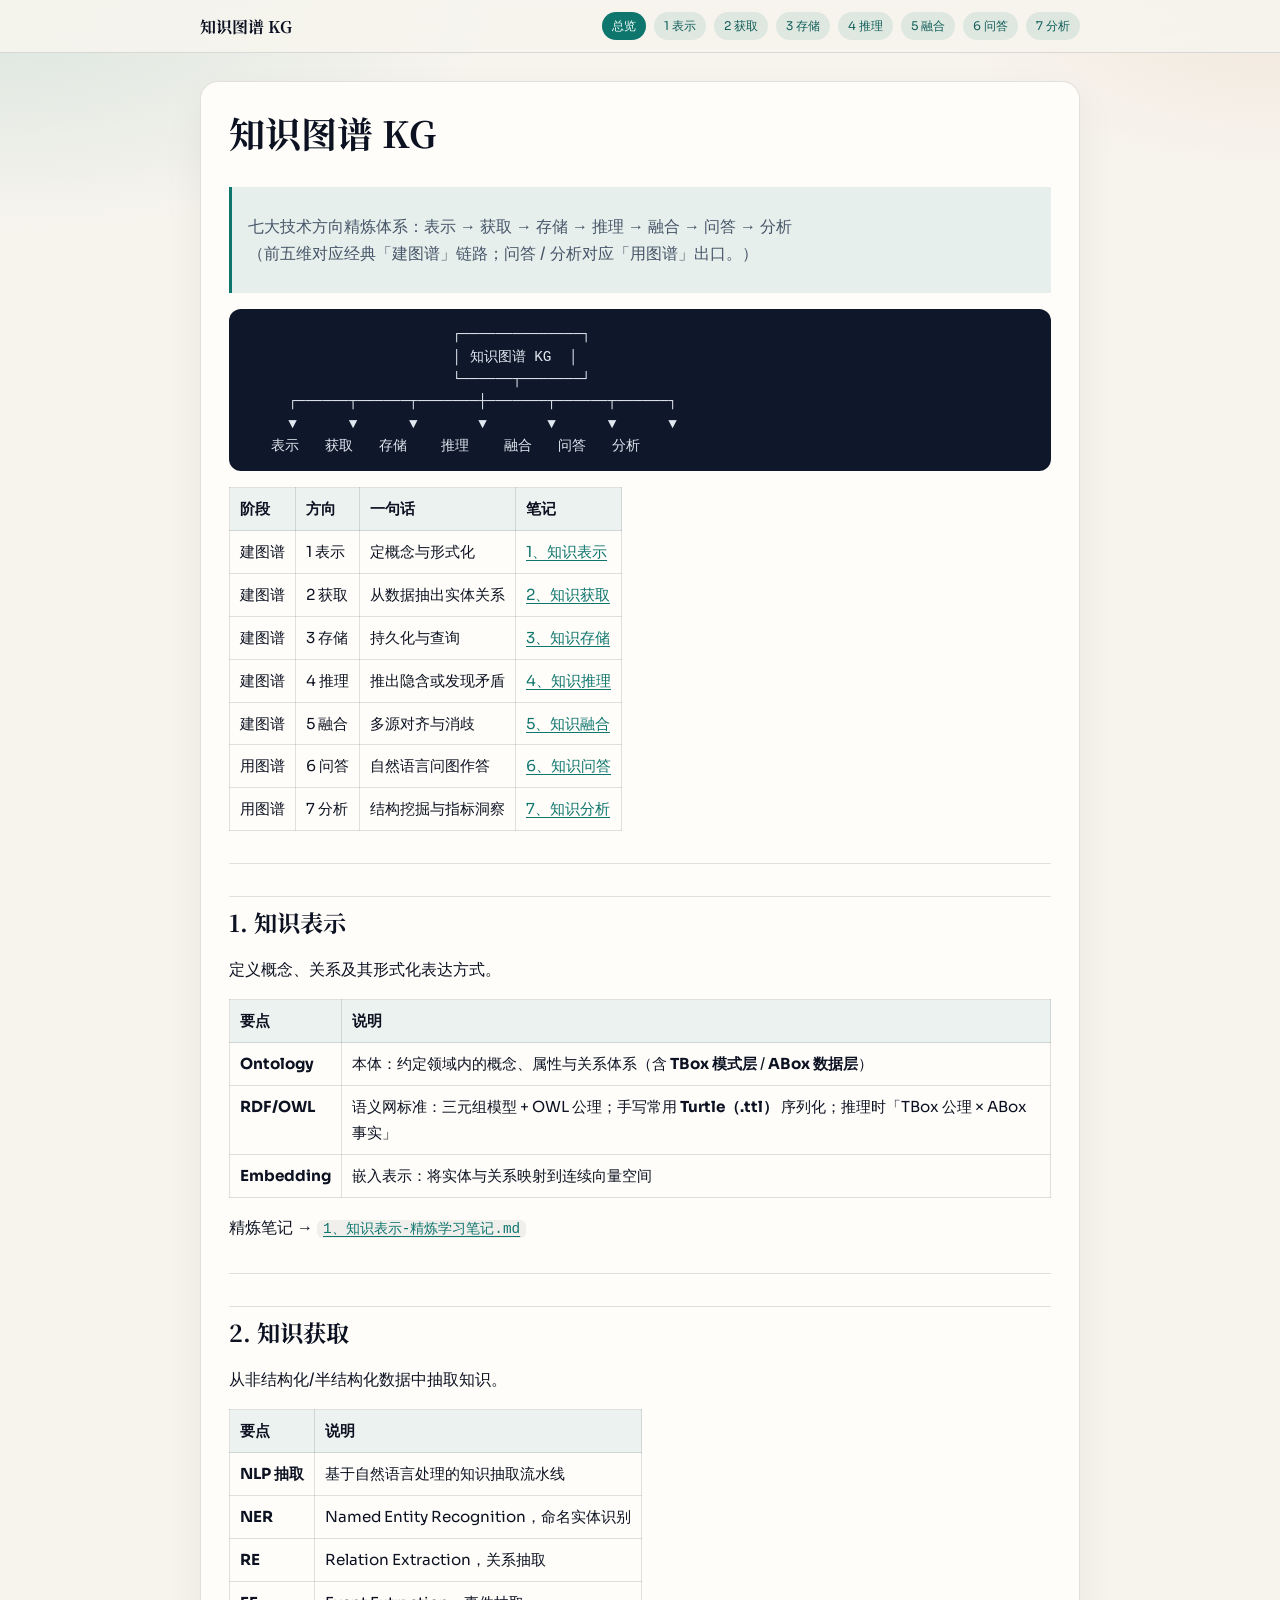
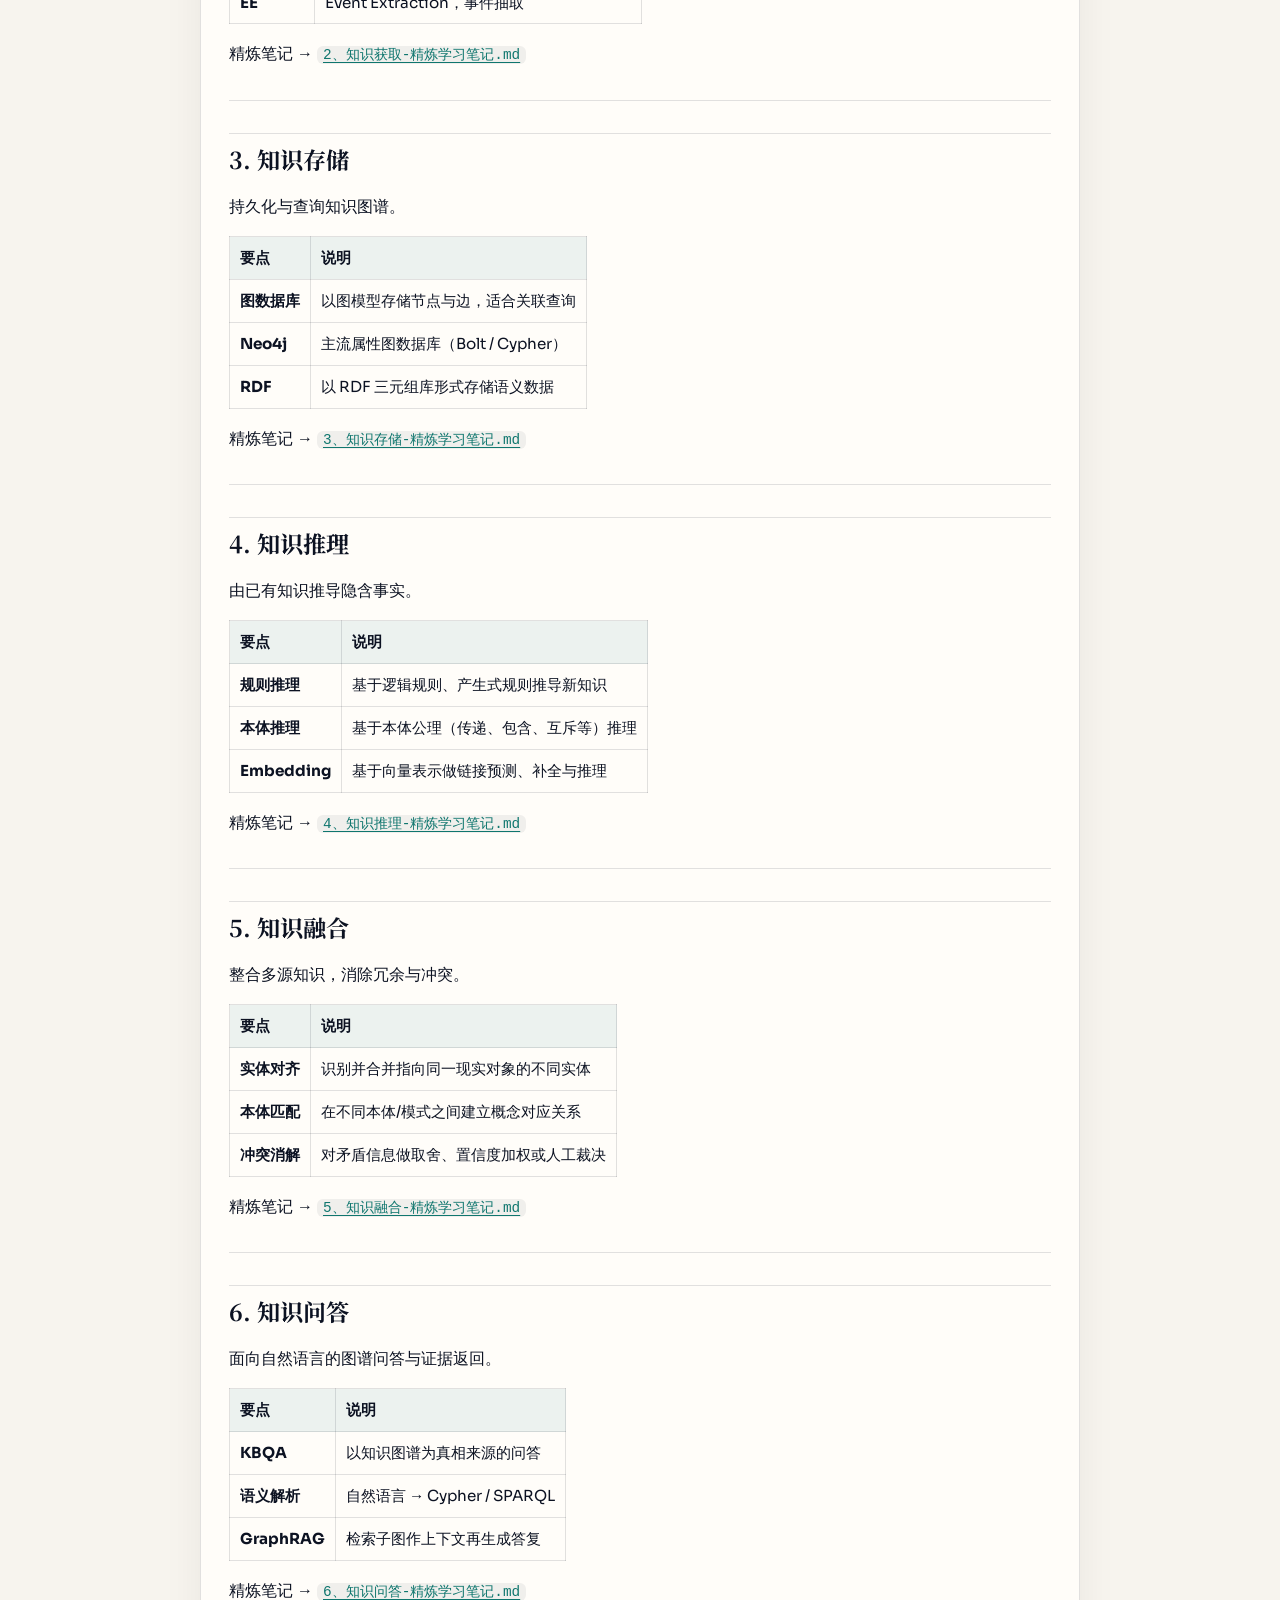
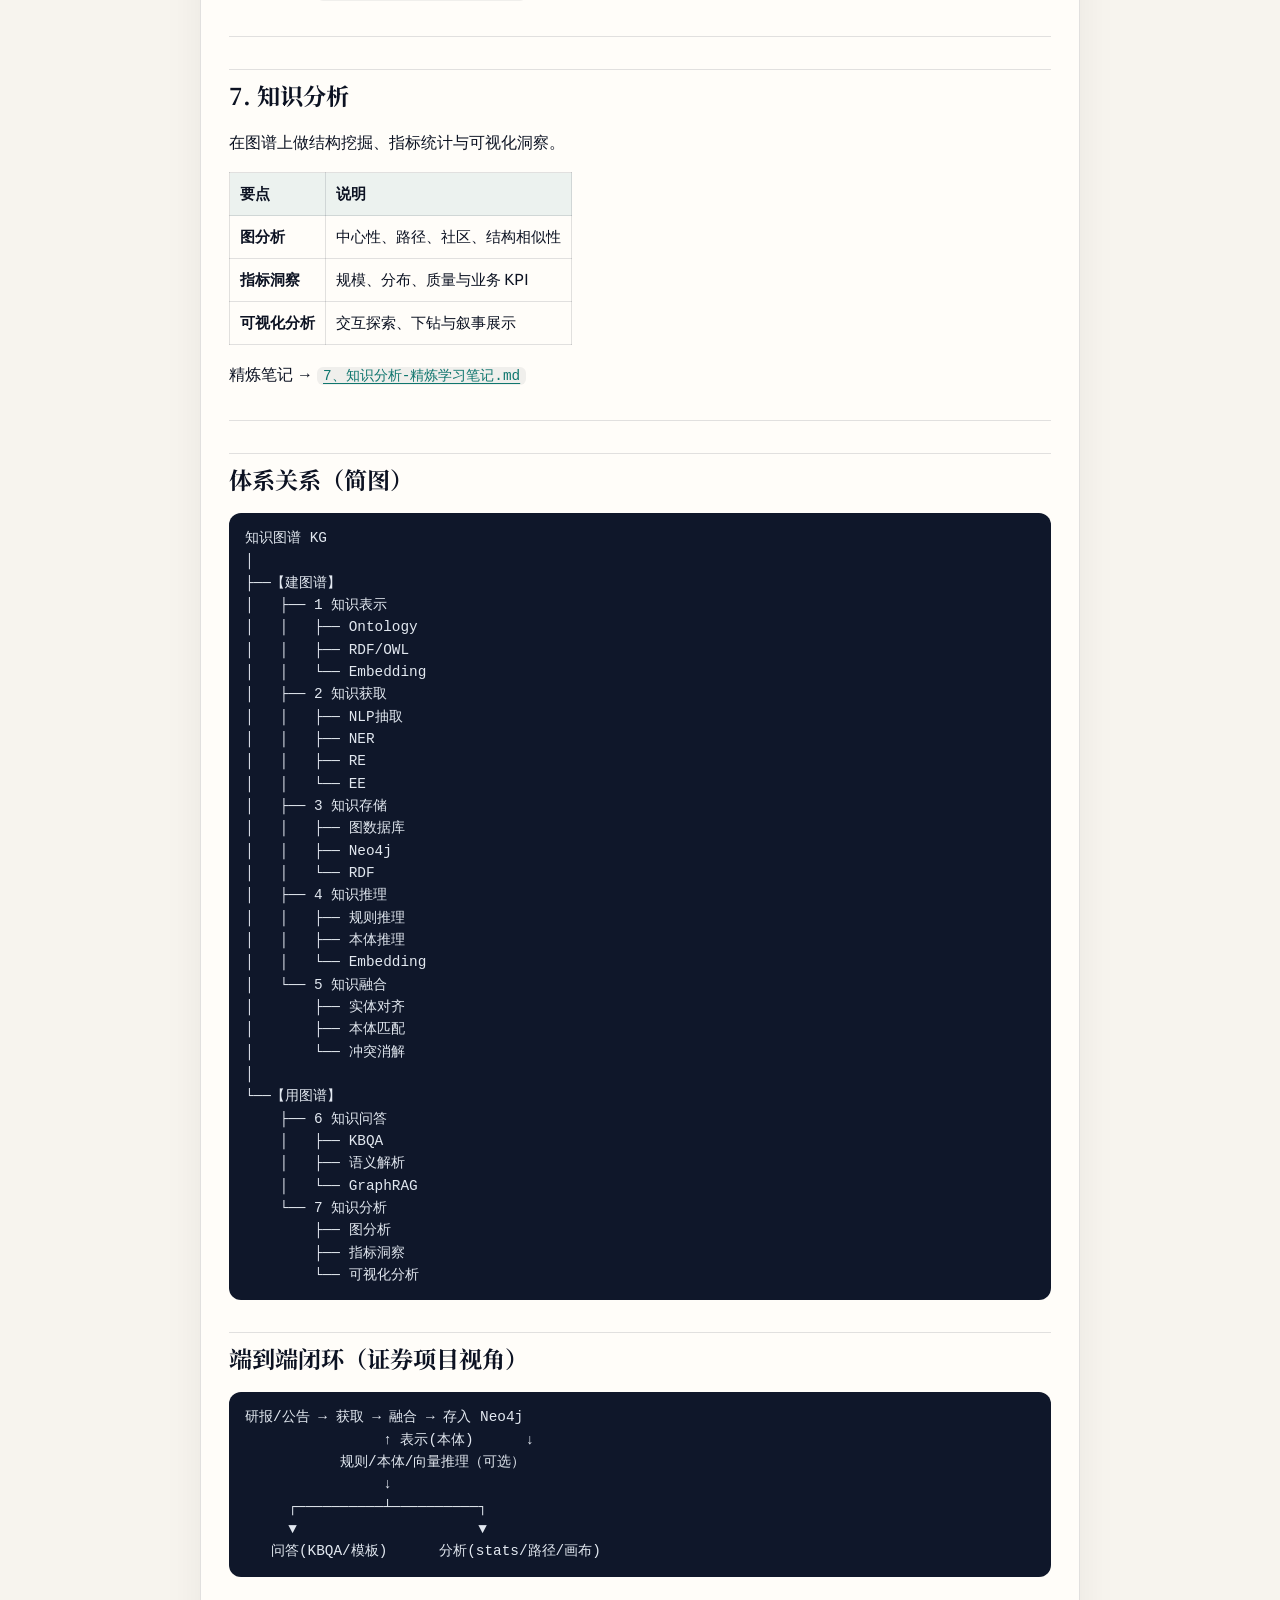
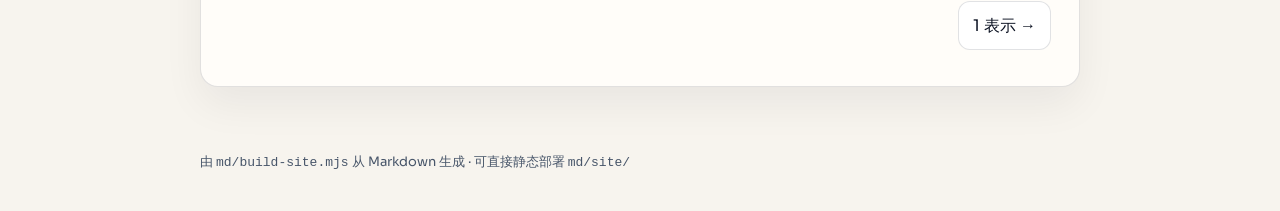
<file: docs/index.html>
<!DOCTYPE html>
<html lang="zh-CN">
<head>
  <meta charset="UTF-8" />
  <meta name="viewport" content="width=device-width, initial-scale=1.0" />
  <title>知识图谱 · 七大技术方向 · 证券知识图谱</title>
  <link rel="preconnect" href="https://fonts.googleapis.com" />
  <link rel="preconnect" href="https://fonts.gstatic.com" crossorigin />
  <link href="https://fonts.googleapis.com/css2?family=Noto+Serif+SC:wght@600;700&family=Sora:wght@400;500;600&display=swap" rel="stylesheet" />
  <link rel="stylesheet" href="assets/site.css" />
</head>
<body>
  <header class="topbar">
    <div class="topbar-inner">
      <a class="brand" href="index.html">知识图谱 KG</a>
      <nav class="nav">
          <a href="index.html" class="active">总览</a>
          <a href="1-知识表示.html">1 表示</a>
          <a href="2-知识获取.html">2 获取</a>
          <a href="3-知识存储.html">3 存储</a>
          <a href="4-知识推理.html">4 推理</a>
          <a href="5-知识融合.html">5 融合</a>
          <a href="6-知识问答.html">6 问答</a>
          <a href="7-知识分析.html">7 分析</a>
      </nav>
    </div>
  </header>
  <main class="wrap">
    <article class="article">
      <h1>知识图谱 KG</h1>
<blockquote>
<p>七大技术方向精炼体系：表示 → 获取 → 存储 → 推理 → 融合 → 问答 → 分析<br>（前五维对应经典「建图谱」链路；问答 / 分析对应「用图谱」出口。）</p>
</blockquote>
<pre><code>                        ┌──────────────┐
                        │ 知识图谱 KG  │
                        └──────┬───────┘
     ┌──────┬──────┬───────┼───────┬──────┬──────┐
     ▼      ▼      ▼       ▼       ▼      ▼      ▼
   表示   获取   存储    推理    融合   问答   分析
</code></pre>
<table>
<thead>
<tr>
<th>阶段</th>
<th>方向</th>
<th>一句话</th>
<th>笔记</th>
</tr>
</thead>
<tbody><tr>
<td>建图谱</td>
<td>1 表示</td>
<td>定概念与形式化</td>
<td><a href="1-%E7%9F%A5%E8%AF%86%E8%A1%A8%E7%A4%BA.html">1、知识表示</a></td>
</tr>
<tr>
<td>建图谱</td>
<td>2 获取</td>
<td>从数据抽出实体关系</td>
<td><a href="2-%E7%9F%A5%E8%AF%86%E8%8E%B7%E5%8F%96.html">2、知识获取</a></td>
</tr>
<tr>
<td>建图谱</td>
<td>3 存储</td>
<td>持久化与查询</td>
<td><a href="3-%E7%9F%A5%E8%AF%86%E5%AD%98%E5%82%A8.html">3、知识存储</a></td>
</tr>
<tr>
<td>建图谱</td>
<td>4 推理</td>
<td>推出隐含或发现矛盾</td>
<td><a href="4-%E7%9F%A5%E8%AF%86%E6%8E%A8%E7%90%86.html">4、知识推理</a></td>
</tr>
<tr>
<td>建图谱</td>
<td>5 融合</td>
<td>多源对齐与消歧</td>
<td><a href="5-%E7%9F%A5%E8%AF%86%E8%9E%8D%E5%90%88.html">5、知识融合</a></td>
</tr>
<tr>
<td>用图谱</td>
<td>6 问答</td>
<td>自然语言问图作答</td>
<td><a href="6-%E7%9F%A5%E8%AF%86%E9%97%AE%E7%AD%94.html">6、知识问答</a></td>
</tr>
<tr>
<td>用图谱</td>
<td>7 分析</td>
<td>结构挖掘与指标洞察</td>
<td><a href="7-%E7%9F%A5%E8%AF%86%E5%88%86%E6%9E%90.html">7、知识分析</a></td>
</tr>
</tbody></table>
<hr>
<h2>1. 知识表示</h2>
<p>定义概念、关系及其形式化表达方式。</p>
<table>
<thead>
<tr>
<th>要点</th>
<th>说明</th>
</tr>
</thead>
<tbody><tr>
<td><strong>Ontology</strong></td>
<td>本体：约定领域内的概念、属性与关系体系（含 <strong>TBox 模式层</strong> / <strong>ABox 数据层</strong>）</td>
</tr>
<tr>
<td><strong>RDF/OWL</strong></td>
<td>语义网标准：三元组模型 + OWL 公理；手写常用 <strong>Turtle（.ttl）</strong> 序列化；推理时「TBox 公理 × ABox 事实」</td>
</tr>
<tr>
<td><strong>Embedding</strong></td>
<td>嵌入表示：将实体与关系映射到连续向量空间</td>
</tr>
</tbody></table>
<p>精炼笔记 → <a href="1-%E7%9F%A5%E8%AF%86%E8%A1%A8%E7%A4%BA.html"><code>1、知识表示-精炼学习笔记.md</code></a></p>
<hr>
<h2>2. 知识获取</h2>
<p>从非结构化/半结构化数据中抽取知识。</p>
<table>
<thead>
<tr>
<th>要点</th>
<th>说明</th>
</tr>
</thead>
<tbody><tr>
<td><strong>NLP 抽取</strong></td>
<td>基于自然语言处理的知识抽取流水线</td>
</tr>
<tr>
<td><strong>NER</strong></td>
<td>Named Entity Recognition，命名实体识别</td>
</tr>
<tr>
<td><strong>RE</strong></td>
<td>Relation Extraction，关系抽取</td>
</tr>
<tr>
<td><strong>EE</strong></td>
<td>Event Extraction，事件抽取</td>
</tr>
</tbody></table>
<p>精炼笔记 → <a href="2-%E7%9F%A5%E8%AF%86%E8%8E%B7%E5%8F%96.html"><code>2、知识获取-精炼学习笔记.md</code></a></p>
<hr>
<h2>3. 知识存储</h2>
<p>持久化与查询知识图谱。</p>
<table>
<thead>
<tr>
<th>要点</th>
<th>说明</th>
</tr>
</thead>
<tbody><tr>
<td><strong>图数据库</strong></td>
<td>以图模型存储节点与边，适合关联查询</td>
</tr>
<tr>
<td><strong>Neo4j</strong></td>
<td>主流属性图数据库（Bolt / Cypher）</td>
</tr>
<tr>
<td><strong>RDF</strong></td>
<td>以 RDF 三元组库形式存储语义数据</td>
</tr>
</tbody></table>
<p>精炼笔记 → <a href="3-%E7%9F%A5%E8%AF%86%E5%AD%98%E5%82%A8.html"><code>3、知识存储-精炼学习笔记.md</code></a></p>
<hr>
<h2>4. 知识推理</h2>
<p>由已有知识推导隐含事实。</p>
<table>
<thead>
<tr>
<th>要点</th>
<th>说明</th>
</tr>
</thead>
<tbody><tr>
<td><strong>规则推理</strong></td>
<td>基于逻辑规则、产生式规则推导新知识</td>
</tr>
<tr>
<td><strong>本体推理</strong></td>
<td>基于本体公理（传递、包含、互斥等）推理</td>
</tr>
<tr>
<td><strong>Embedding</strong></td>
<td>基于向量表示做链接预测、补全与推理</td>
</tr>
</tbody></table>
<p>精炼笔记 → <a href="4-%E7%9F%A5%E8%AF%86%E6%8E%A8%E7%90%86.html"><code>4、知识推理-精炼学习笔记.md</code></a></p>
<hr>
<h2>5. 知识融合</h2>
<p>整合多源知识，消除冗余与冲突。</p>
<table>
<thead>
<tr>
<th>要点</th>
<th>说明</th>
</tr>
</thead>
<tbody><tr>
<td><strong>实体对齐</strong></td>
<td>识别并合并指向同一现实对象的不同实体</td>
</tr>
<tr>
<td><strong>本体匹配</strong></td>
<td>在不同本体/模式之间建立概念对应关系</td>
</tr>
<tr>
<td><strong>冲突消解</strong></td>
<td>对矛盾信息做取舍、置信度加权或人工裁决</td>
</tr>
</tbody></table>
<p>精炼笔记 → <a href="5-%E7%9F%A5%E8%AF%86%E8%9E%8D%E5%90%88.html"><code>5、知识融合-精炼学习笔记.md</code></a></p>
<hr>
<h2>6. 知识问答</h2>
<p>面向自然语言的图谱问答与证据返回。</p>
<table>
<thead>
<tr>
<th>要点</th>
<th>说明</th>
</tr>
</thead>
<tbody><tr>
<td><strong>KBQA</strong></td>
<td>以知识图谱为真相来源的问答</td>
</tr>
<tr>
<td><strong>语义解析</strong></td>
<td>自然语言 → Cypher / SPARQL</td>
</tr>
<tr>
<td><strong>GraphRAG</strong></td>
<td>检索子图作上下文再生成答复</td>
</tr>
</tbody></table>
<p>精炼笔记 → <a href="6-%E7%9F%A5%E8%AF%86%E9%97%AE%E7%AD%94.html"><code>6、知识问答-精炼学习笔记.md</code></a></p>
<hr>
<h2>7. 知识分析</h2>
<p>在图谱上做结构挖掘、指标统计与可视化洞察。</p>
<table>
<thead>
<tr>
<th>要点</th>
<th>说明</th>
</tr>
</thead>
<tbody><tr>
<td><strong>图分析</strong></td>
<td>中心性、路径、社区、结构相似性</td>
</tr>
<tr>
<td><strong>指标洞察</strong></td>
<td>规模、分布、质量与业务 KPI</td>
</tr>
<tr>
<td><strong>可视化分析</strong></td>
<td>交互探索、下钻与叙事展示</td>
</tr>
</tbody></table>
<p>精炼笔记 → <a href="7-%E7%9F%A5%E8%AF%86%E5%88%86%E6%9E%90.html"><code>7、知识分析-精炼学习笔记.md</code></a></p>
<hr>
<h2>体系关系（简图）</h2>
<pre><code class="language-text">知识图谱 KG
│
├──【建图谱】
│   ├── 1 知识表示
│   │   ├── Ontology
│   │   ├── RDF/OWL
│   │   └── Embedding
│   ├── 2 知识获取
│   │   ├── NLP抽取
│   │   ├── NER
│   │   ├── RE
│   │   └── EE
│   ├── 3 知识存储
│   │   ├── 图数据库
│   │   ├── Neo4j
│   │   └── RDF
│   ├── 4 知识推理
│   │   ├── 规则推理
│   │   ├── 本体推理
│   │   └── Embedding
│   └── 5 知识融合
│       ├── 实体对齐
│       ├── 本体匹配
│       └── 冲突消解
│
└──【用图谱】
    ├── 6 知识问答
    │   ├── KBQA
    │   ├── 语义解析
    │   └── GraphRAG
    └── 7 知识分析
        ├── 图分析
        ├── 指标洞察
        └── 可视化分析
</code></pre>
<h2>端到端闭环（证券项目视角）</h2>
<pre><code class="language-text">研报/公告 → 获取 → 融合 → 存入 Neo4j
                ↑ 表示(本体)      ↓
           规则/本体/向量推理（可选）
                ↓
     ┌──────────┴──────────┐
     ▼                     ▼
   问答(KBQA/模板)      分析(stats/路径/画布)
</code></pre>

      <nav class="pager"><span></span><a href="1-知识表示.html">1 表示 →</a></nav>
    </article>
  </main>
  <footer class="footer">
    由 <code>md/build-site.mjs</code> 从 Markdown 生成 · 可直接静态部署 <code>md/site/</code>
  </footer>
</body>
</html>
</file>
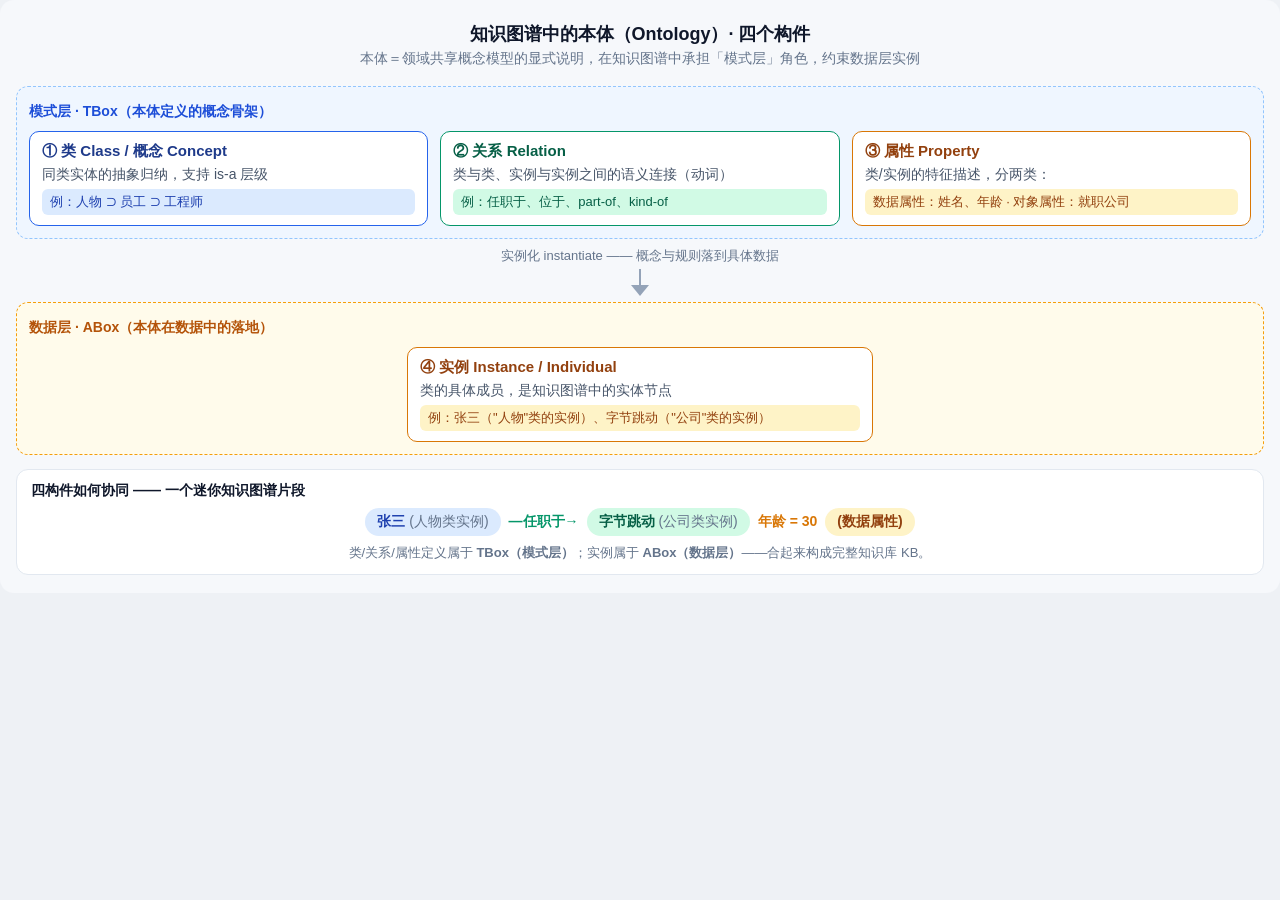
<file: docs/ontology-kg-four-components/index.html>
<!DOCTYPE html>
<html lang="zh-CN">
<head>
<meta charset="UTF-8">
<meta name="viewport" content="width=device-width, initial-scale=1.0">
<title>知识图谱中的本体（Ontology）· 四个构件</title>
<style>
  html, body { margin: 0; padding: 0; }
  body { font-family: -apple-system, BlinkMacSystemFont, "PingFang SC", "Microsoft YaHei", "Noto Sans CJK SC", sans-serif; background: #eef1f5; }
</style>
</head>
<body>
<div style="width:100%;box-sizing:border-box;font-family:-apple-system,'PingFang SC','Microsoft YaHei',sans-serif;background:#f6f8fb;padding:22px 16px 18px;border-radius:14px;color:#1f2937;">
  <div style="text-align:center;">
    <div style="font-size:18px;font-weight:700;color:#0f172a;">知识图谱中的本体（Ontology）· 四个构件</div>
    <div style="font-size:14px;color:#64748b;margin-top:4px;">本体＝领域共享概念模型的显式说明，在知识图谱中承担「模式层」角色，约束数据层实例</div>
  </div>

  <div style="margin-top:18px;border:1.5px dashed #93c5fd;border-radius:12px;padding:16px 12px 12px;background:#eff6ff;">
    <div style="font-size:14px;font-weight:600;color:#1d4ed8;margin-bottom:10px;">模式层 · TBox（本体定义的概念骨架）</div>
    <div style="display:flex;flex-wrap:wrap;gap:12px;">
      <div style="flex:1 1 200px;min-width:200px;background:#ffffff;border:1.5px solid #2563eb;border-radius:10px;padding:10px 12px;">
        <div style="font-weight:700;color:#1e3a8a;font-size:15px;">① 类 Class / 概念 Concept</div>
        <div style="font-size:14px;color:#475569;margin:5px 0;">同类实体的抽象归纳，支持 is-a 层级</div>
        <div style="font-size:13px;color:#1e40af;background:#dbeafe;border-radius:6px;padding:4px 8px;">例：人物 ⊃ 员工 ⊃ 工程师</div>
      </div>
      <div style="flex:1 1 200px;min-width:200px;background:#ffffff;border:1.5px solid #059669;border-radius:10px;padding:10px 12px;">
        <div style="font-weight:700;color:#065f46;font-size:15px;">② 关系 Relation</div>
        <div style="font-size:14px;color:#475569;margin:5px 0;">类与类、实例与实例之间的语义连接（动词）</div>
        <div style="font-size:13px;color:#065f46;background:#d1fae5;border-radius:6px;padding:4px 8px;">例：任职于、位于、part-of、kind-of</div>
      </div>
      <div style="flex:1 1 200px;min-width:200px;background:#ffffff;border:1.5px solid #d97706;border-radius:10px;padding:10px 12px;">
        <div style="font-weight:700;color:#92400e;font-size:15px;">③ 属性 Property</div>
        <div style="font-size:14px;color:#475569;margin:5px 0;">类/实例的特征描述，分两类：</div>
        <div style="font-size:13px;color:#92400e;background:#fef3c7;border-radius:6px;padding:4px 8px;">数据属性：姓名、年龄 · 对象属性：就职公司</div>
      </div>
    </div>
  </div>

  <div style="text-align:center;margin:8px 0 6px;">
    <div style="font-size:13px;color:#64748b;">实例化 instantiate —— 概念与规则落到具体数据</div>
    <div style="width:2px;height:16px;background:#94a3b8;margin:4px auto 0;"></div>
    <div style="width:0;height:0;border-left:9px solid transparent;border-right:9px solid transparent;border-top:11px solid #94a3b8;margin:0 auto;"></div>
  </div>

  <div style="border:1.5px dashed #f59e0b;border-radius:12px;padding:16px 12px 12px;background:#fffbeb;">
    <div style="font-size:14px;font-weight:600;color:#b45309;margin-bottom:10px;">数据层 · ABox（本体在数据中的落地）</div>
    <div style="background:#ffffff;border:1.5px solid #d97706;border-radius:10px;padding:10px 12px;max-width:440px;margin:0 auto;">
      <div style="font-weight:700;color:#92400e;font-size:15px;">④ 实例 Instance / Individual</div>
      <div style="font-size:14px;color:#475569;margin:5px 0;">类的具体成员，是知识图谱中的实体节点</div>
      <div style="font-size:13px;color:#92400e;background:#fef3c7;border-radius:6px;padding:4px 8px;">例：张三（"人物"类的实例）、字节跳动（"公司"类的实例）</div>
    </div>
  </div>

  <div style="margin-top:14px;background:#ffffff;border:1.5px solid #e2e8f0;border-radius:12px;padding:12px 14px;">
    <div style="font-size:14px;font-weight:600;color:#0f172a;margin-bottom:8px;">四构件如何协同 —— 一个迷你知识图谱片段</div>
    <div style="display:flex;flex-wrap:wrap;gap:8px;align-items:center;justify-content:center;font-size:14px;color:#334155;">
      <span style="background:#dbeafe;border-radius:20px;padding:5px 12px;font-weight:600;color:#1e40af;">张三 <span style="font-weight:400;color:#64748b;">(人物类实例)</span></span>
      <span style="color:#059669;font-weight:600;">—任职于→</span>
      <span style="background:#d1fae5;border-radius:20px;padding:5px 12px;font-weight:600;color:#065f46;">字节跳动 <span style="font-weight:400;color:#64748b;">(公司类实例)</span></span>
      <span style="color:#d97706;font-weight:600;">年龄 = 30</span>
      <span style="background:#fef3c7;border-radius:20px;padding:5px 12px;font-weight:600;color:#92400e;">(数据属性)</span>
    </div>
    <div style="font-size:13px;color:#64748b;margin-top:8px;text-align:center;">类/关系/属性定义属于 <b>TBox（模式层）</b>；实例属于 <b>ABox（数据层）</b>——合起来构成完整知识库 KB。</div>
  </div>
</div>
</body>
</html>
</file>
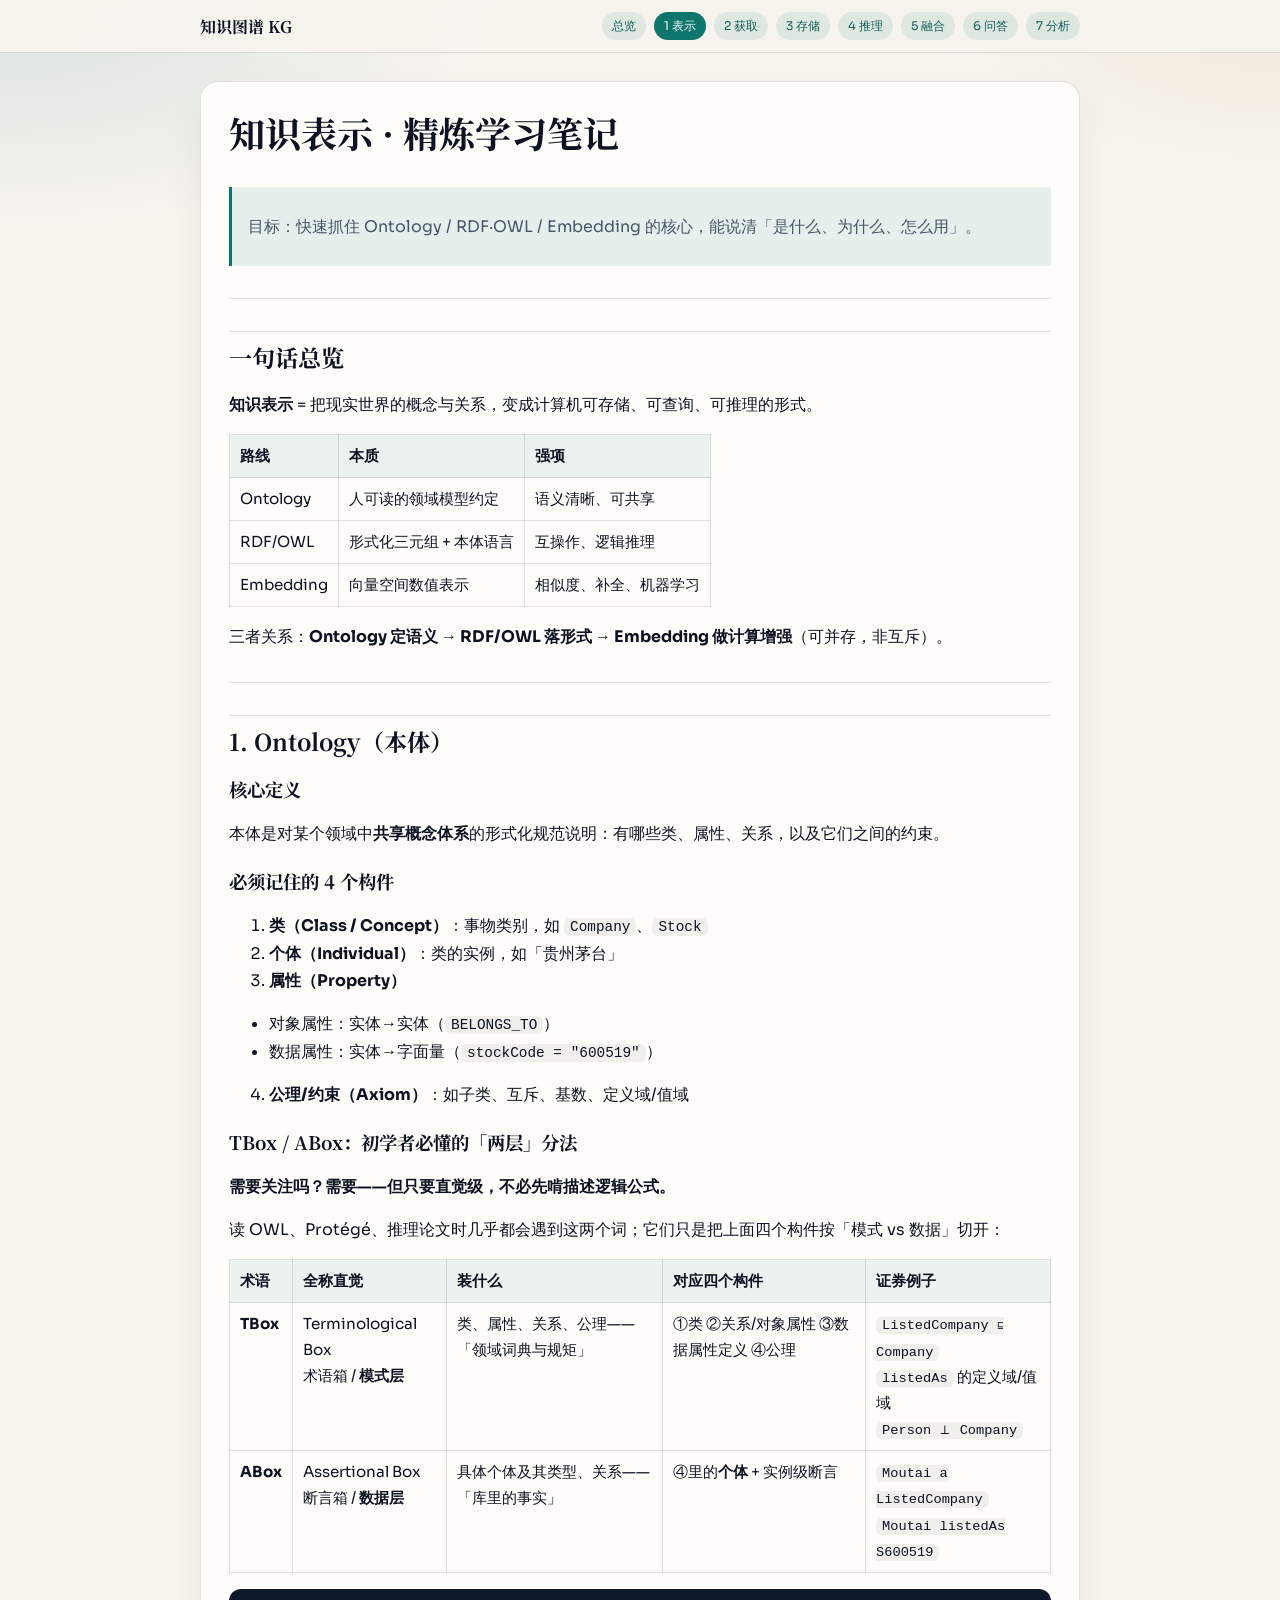
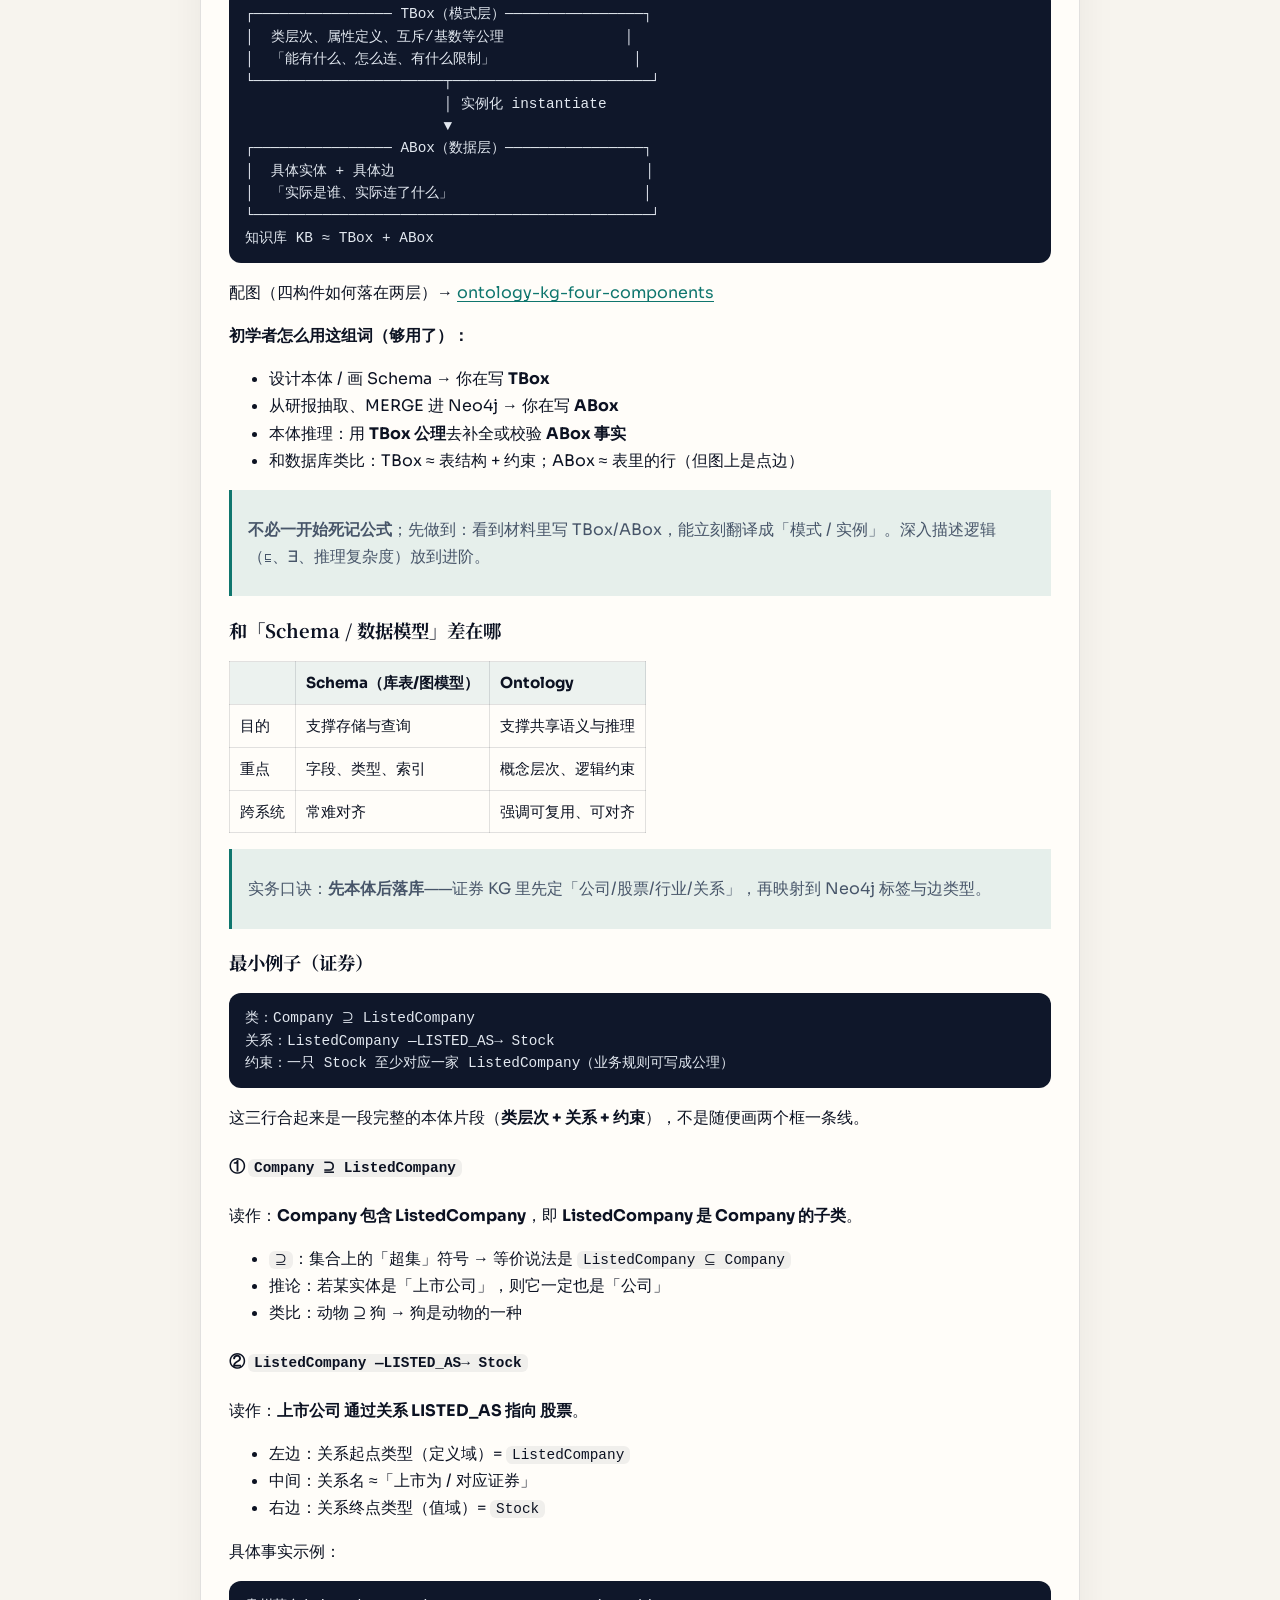
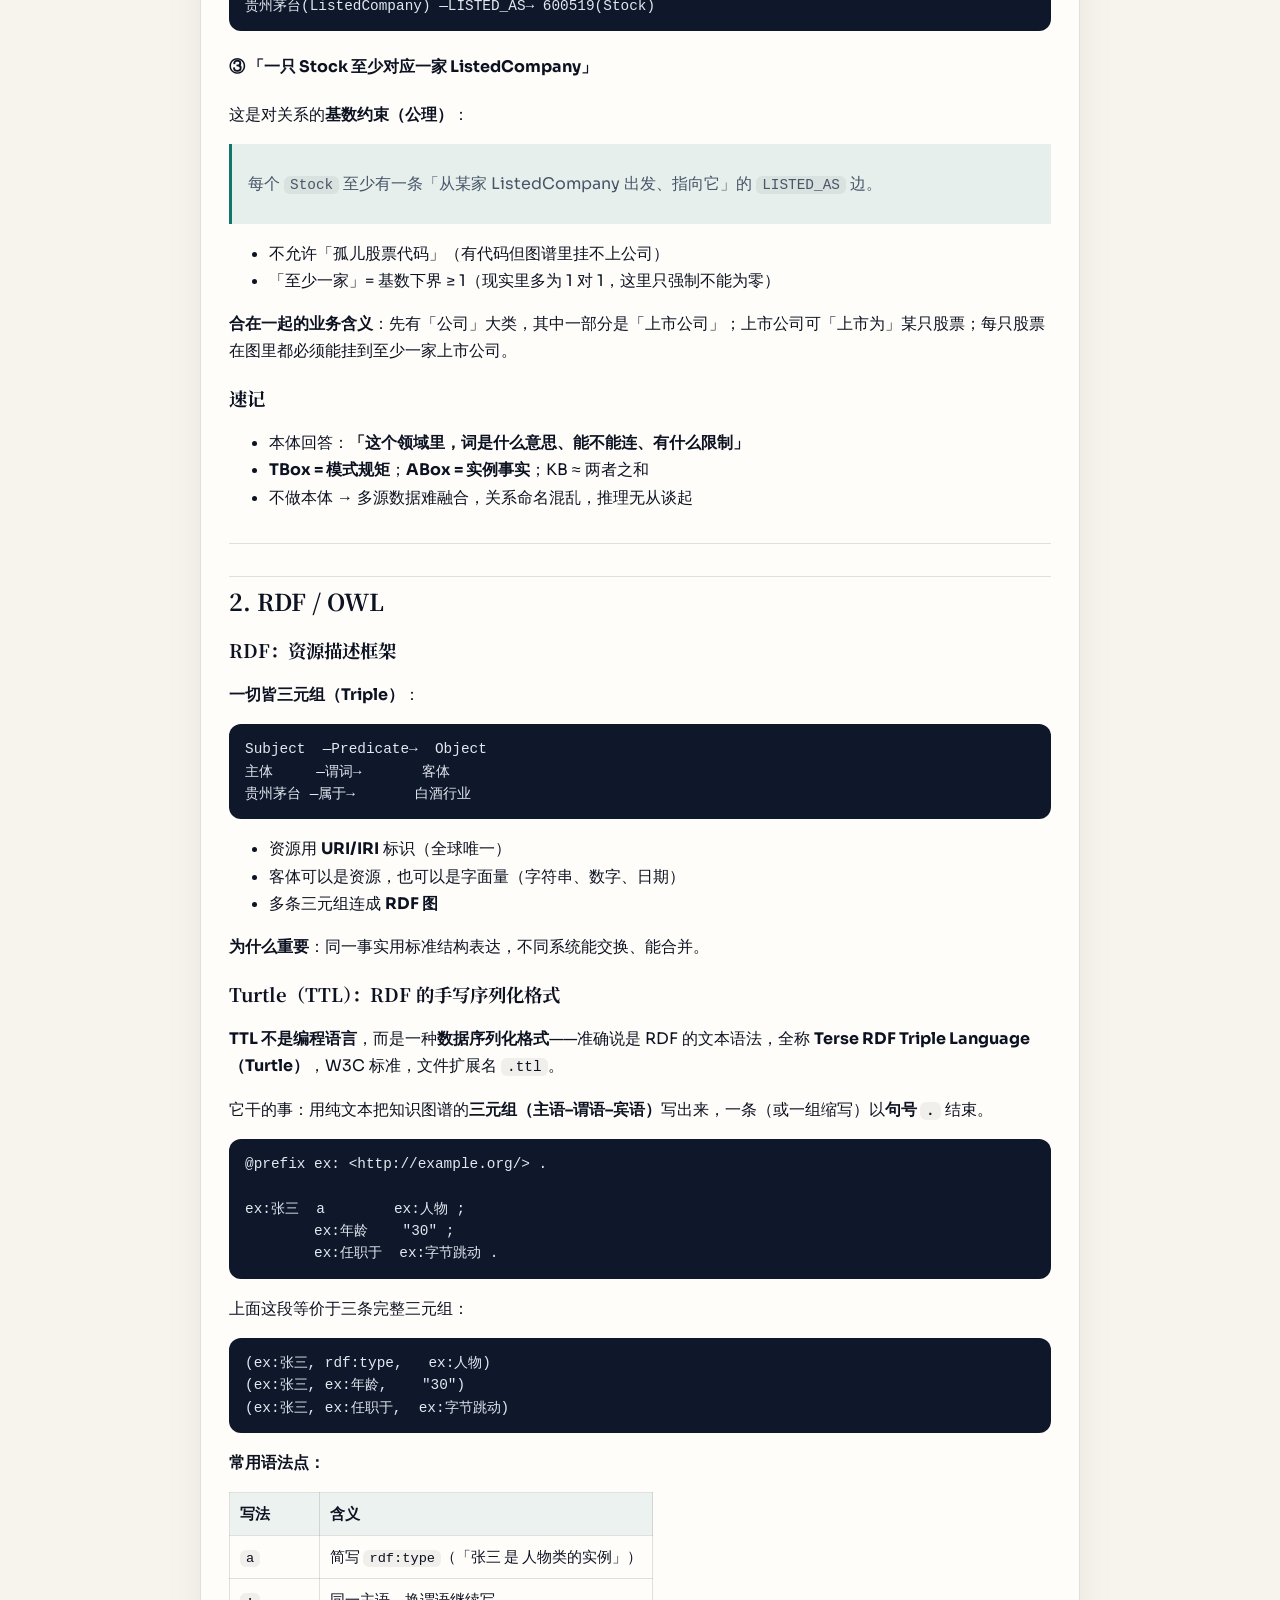
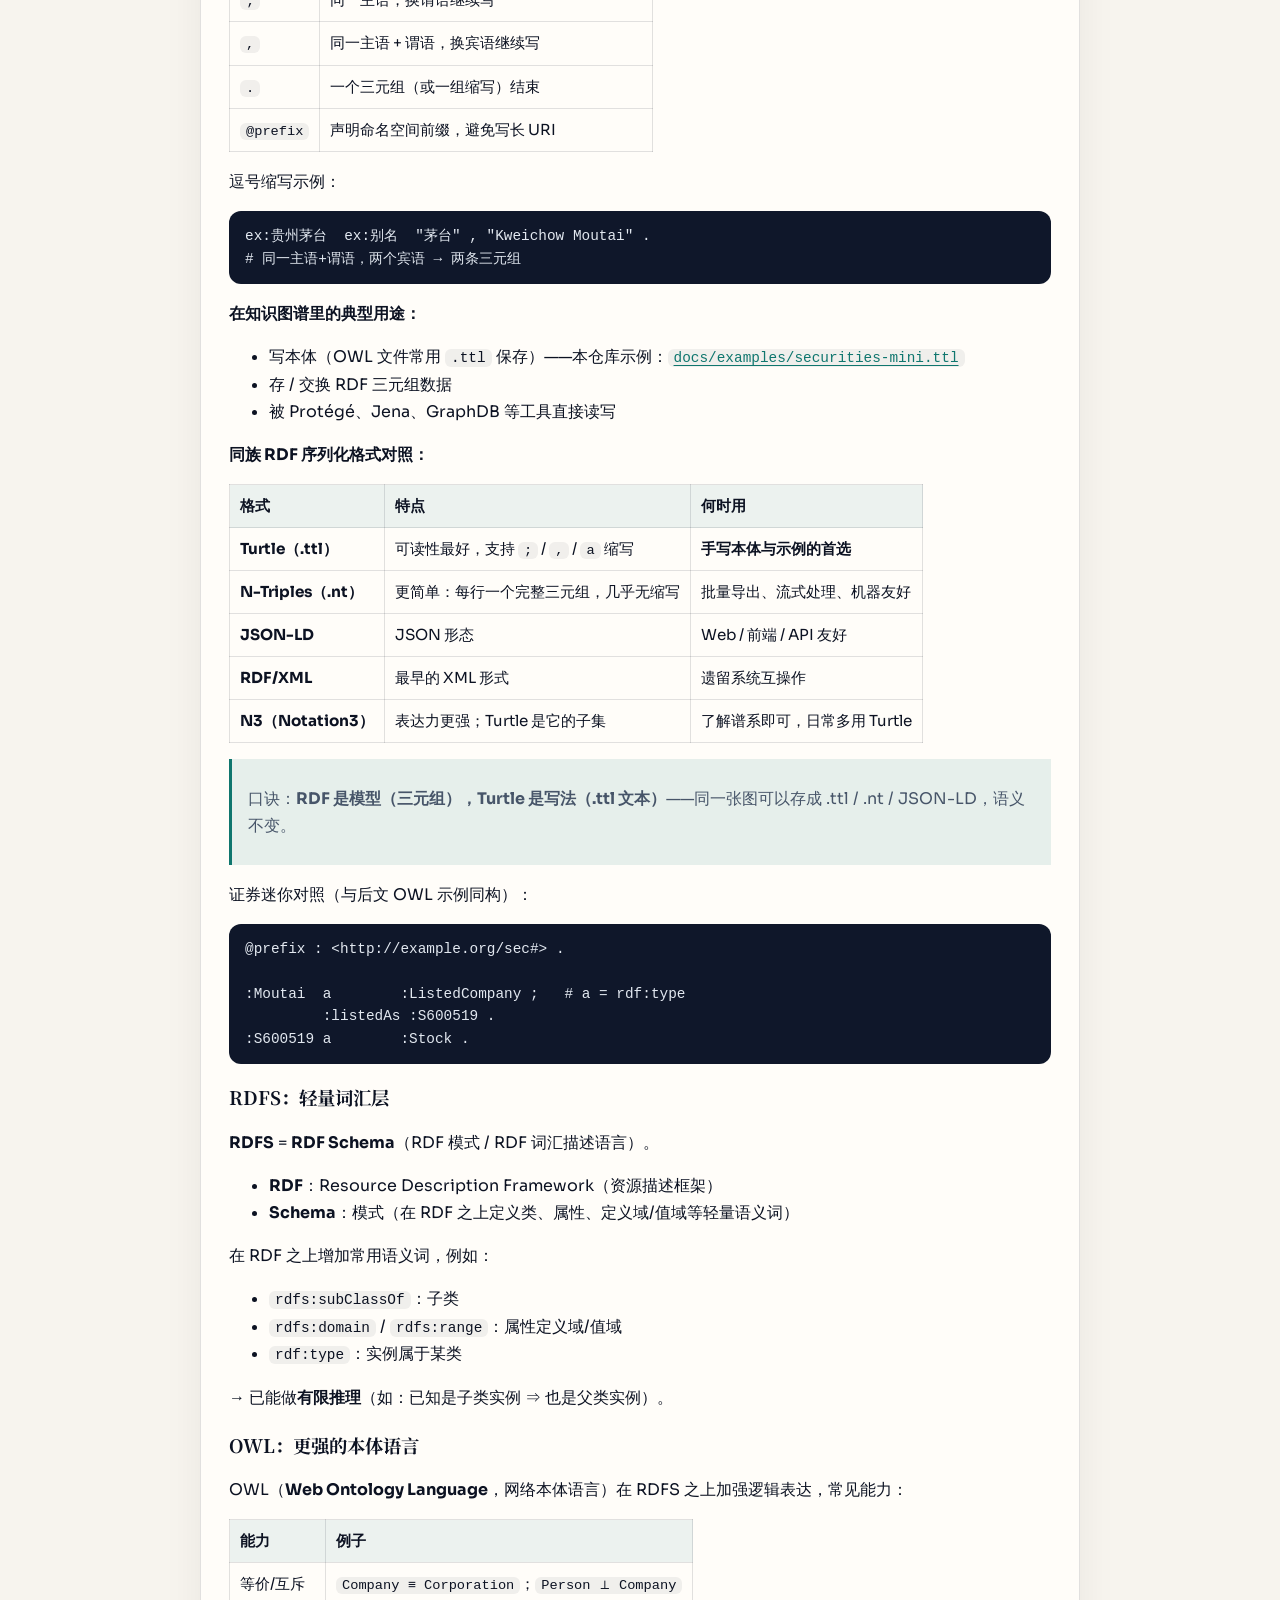
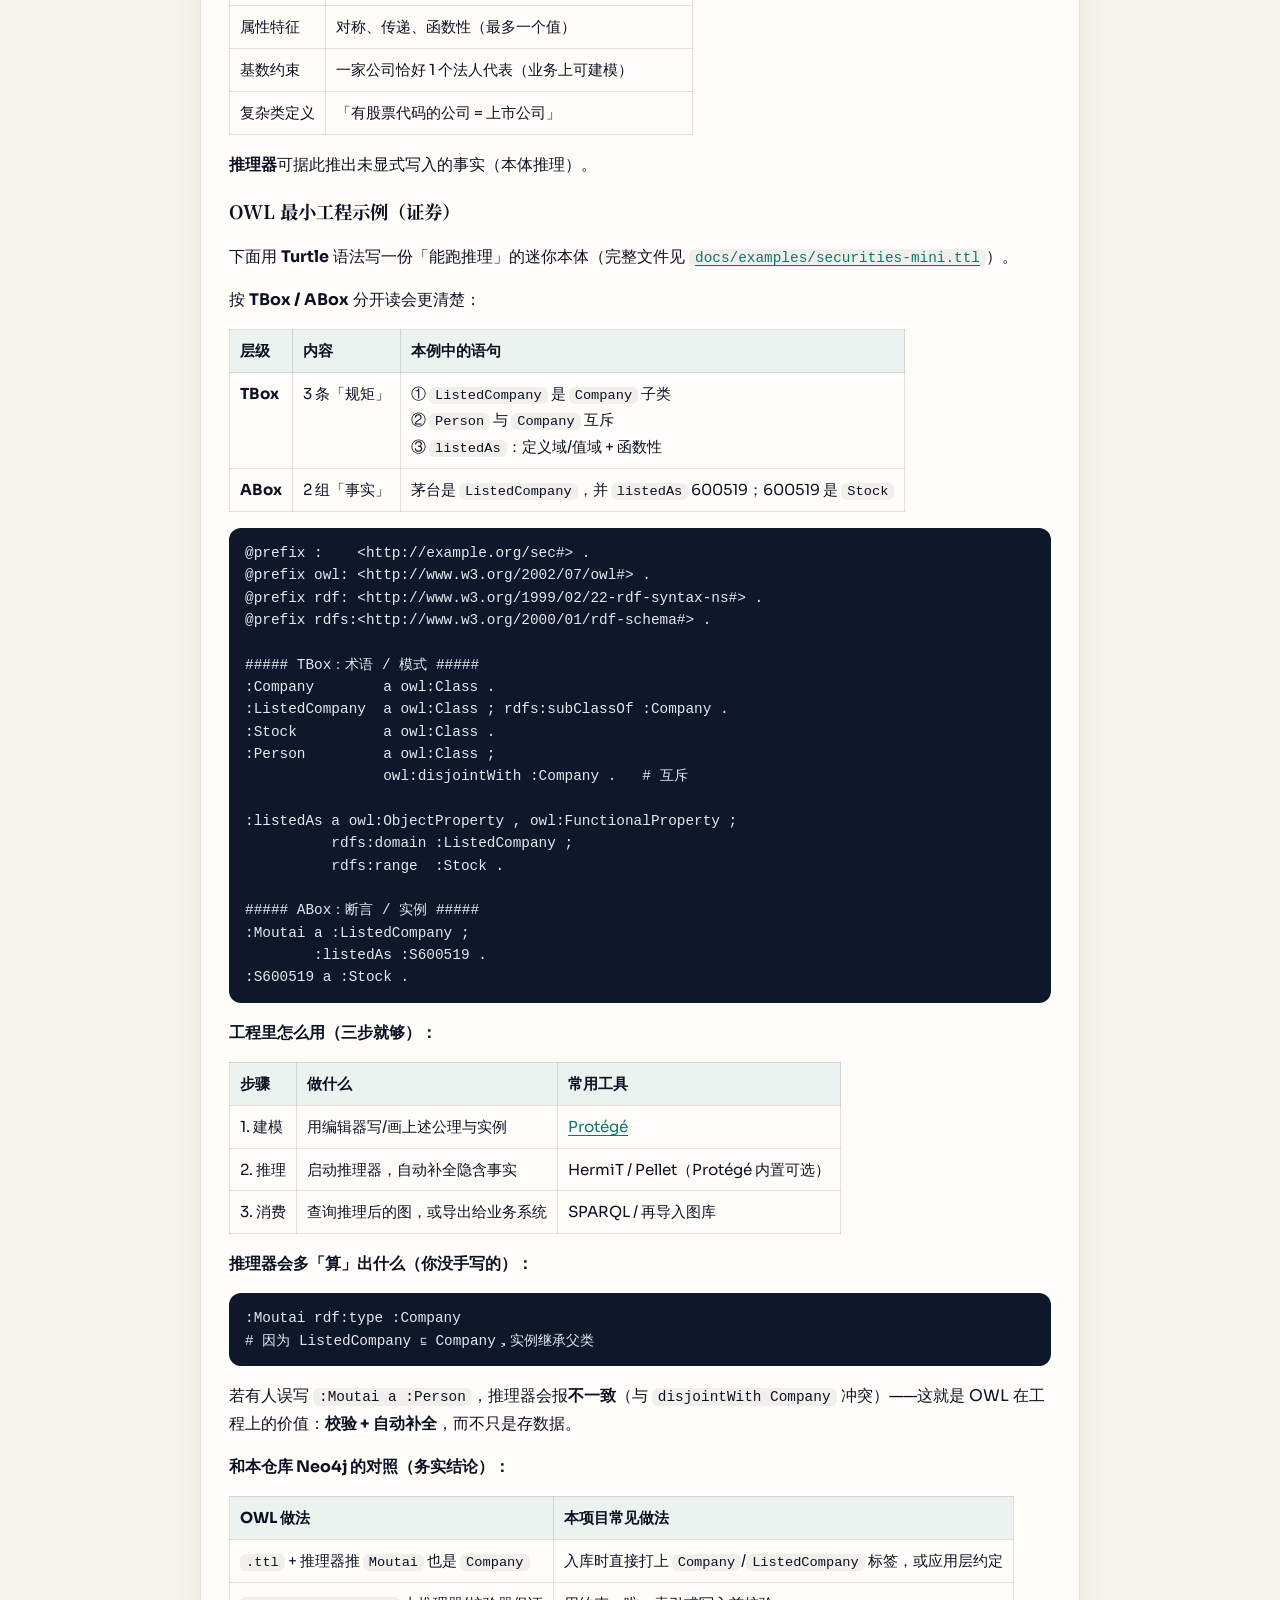
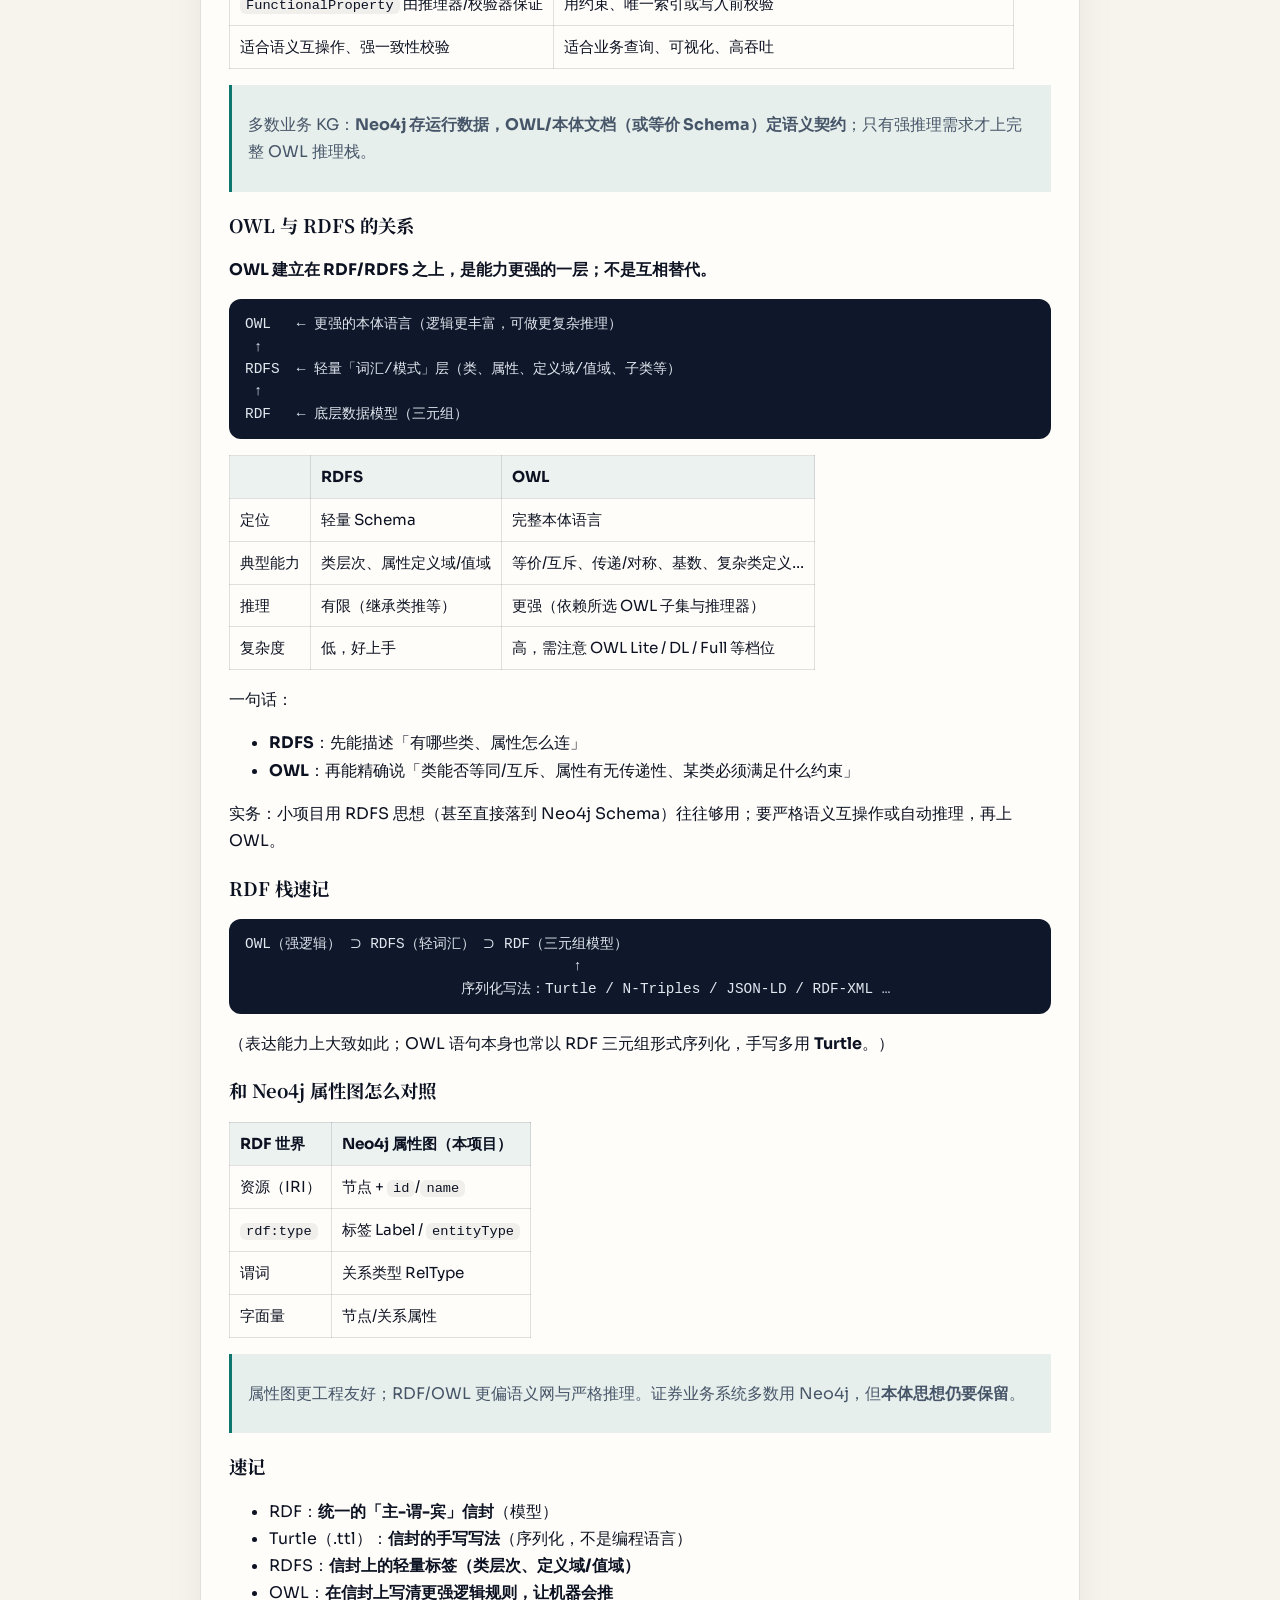
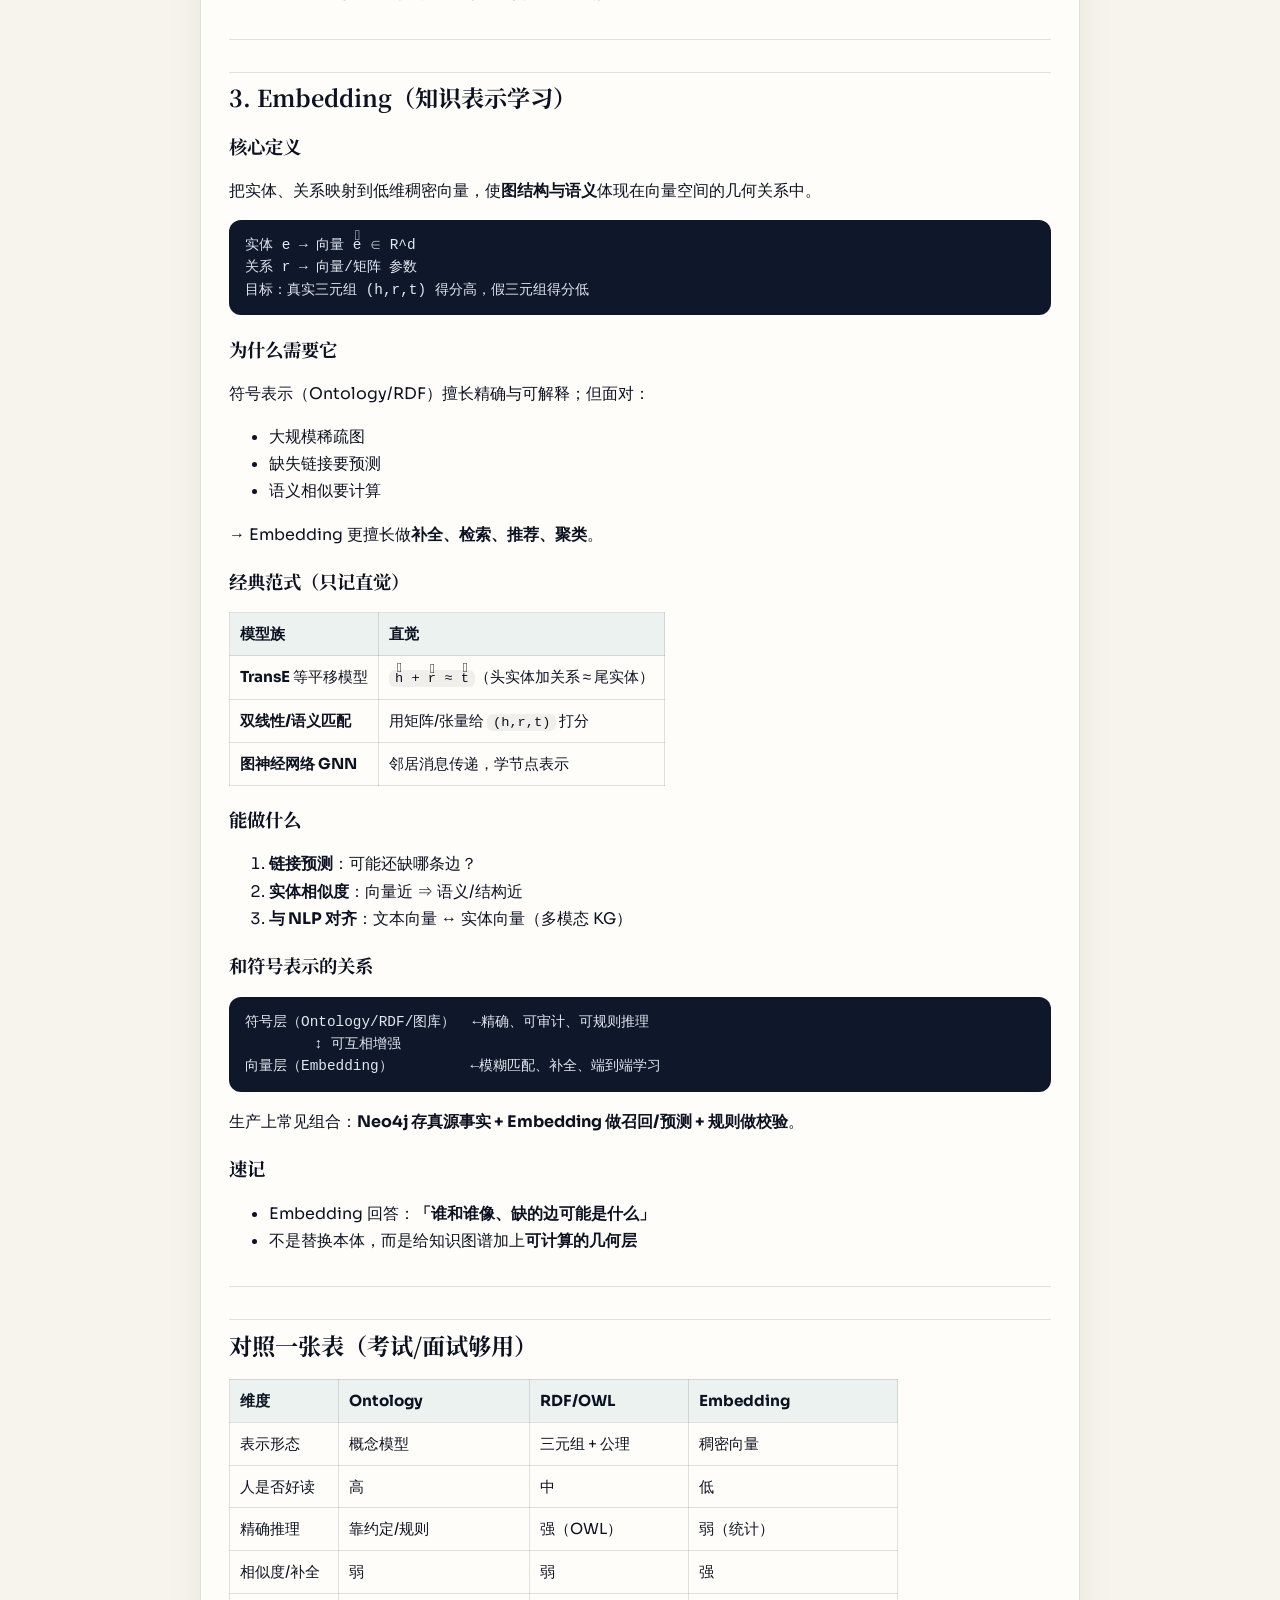
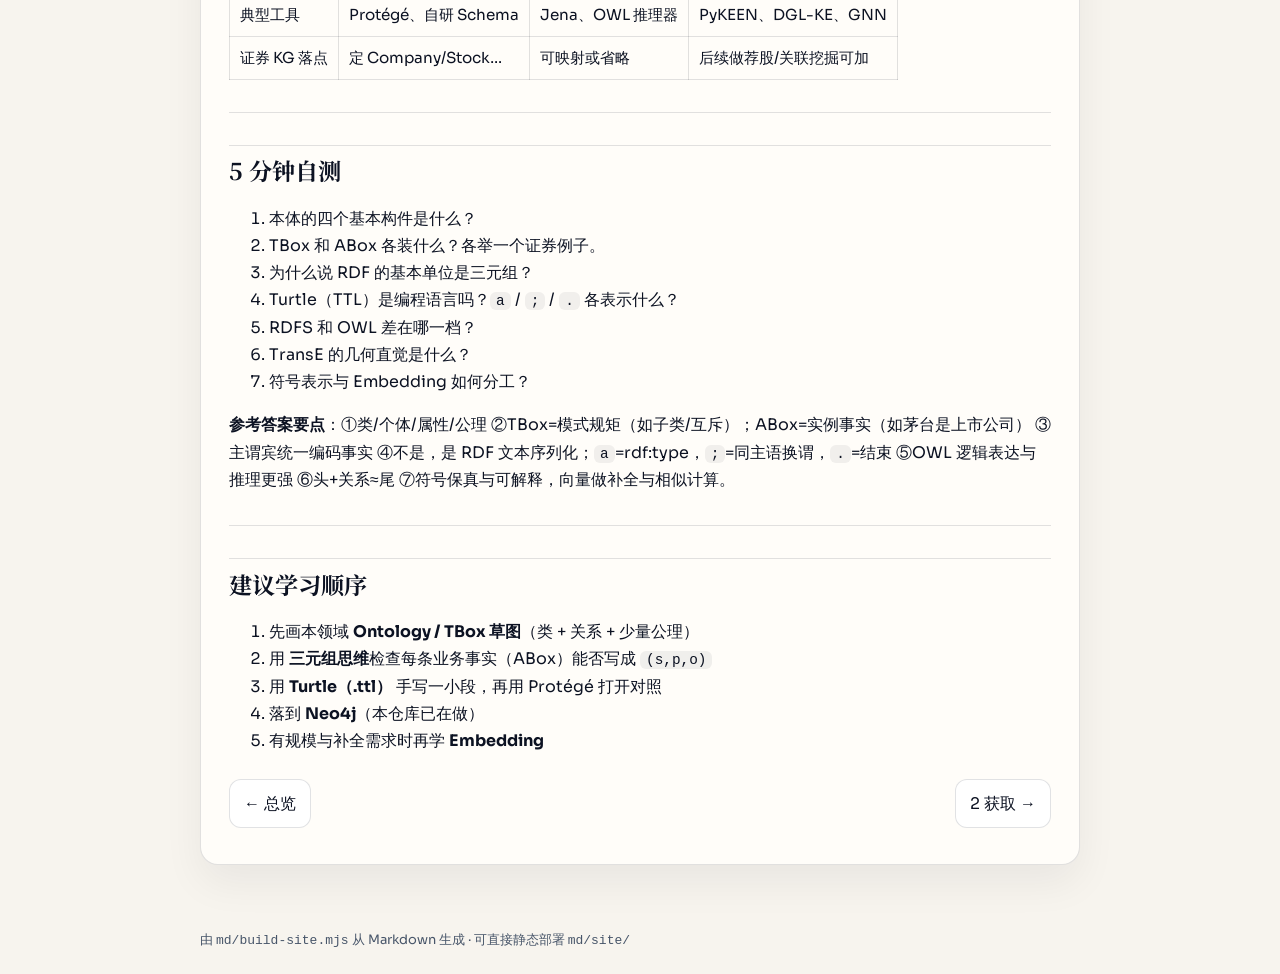
<file: docs/1-知识表示.html>
<!DOCTYPE html>
<html lang="zh-CN">
<head>
  <meta charset="UTF-8" />
  <meta name="viewport" content="width=device-width, initial-scale=1.0" />
  <title>1、知识表示 · 证券知识图谱</title>
  <link rel="preconnect" href="https://fonts.googleapis.com" />
  <link rel="preconnect" href="https://fonts.gstatic.com" crossorigin />
  <link href="https://fonts.googleapis.com/css2?family=Noto+Serif+SC:wght@600;700&family=Sora:wght@400;500;600&display=swap" rel="stylesheet" />
  <link rel="stylesheet" href="assets/site.css" />
</head>
<body>
  <header class="topbar">
    <div class="topbar-inner">
      <a class="brand" href="index.html">知识图谱 KG</a>
      <nav class="nav">
          <a href="index.html">总览</a>
          <a href="1-知识表示.html" class="active">1 表示</a>
          <a href="2-知识获取.html">2 获取</a>
          <a href="3-知识存储.html">3 存储</a>
          <a href="4-知识推理.html">4 推理</a>
          <a href="5-知识融合.html">5 融合</a>
          <a href="6-知识问答.html">6 问答</a>
          <a href="7-知识分析.html">7 分析</a>
      </nav>
    </div>
  </header>
  <main class="wrap">
    <article class="article">
      <h1>知识表示 · 精炼学习笔记</h1>
<blockquote>
<p>目标：快速抓住 Ontology / RDF·OWL / Embedding 的核心，能说清「是什么、为什么、怎么用」。</p>
</blockquote>
<hr>
<h2>一句话总览</h2>
<p><strong>知识表示</strong> = 把现实世界的概念与关系，变成计算机可存储、可查询、可推理的形式。</p>
<table>
<thead>
<tr>
<th>路线</th>
<th>本质</th>
<th>强项</th>
</tr>
</thead>
<tbody><tr>
<td>Ontology</td>
<td>人可读的领域模型约定</td>
<td>语义清晰、可共享</td>
</tr>
<tr>
<td>RDF/OWL</td>
<td>形式化三元组 + 本体语言</td>
<td>互操作、逻辑推理</td>
</tr>
<tr>
<td>Embedding</td>
<td>向量空间数值表示</td>
<td>相似度、补全、机器学习</td>
</tr>
</tbody></table>
<p>三者关系：<strong>Ontology 定语义 → RDF/OWL 落形式 → Embedding 做计算增强</strong>（可并存，非互斥）。</p>
<hr>
<h2>1. Ontology（本体）</h2>
<h3>核心定义</h3>
<p>本体是对某个领域中<strong>共享概念体系</strong>的形式化规范说明：有哪些类、属性、关系，以及它们之间的约束。</p>
<h3>必须记住的 4 个构件</h3>
<ol>
<li><strong>类（Class / Concept）</strong>：事物类别，如 <code>Company</code>、<code>Stock</code></li>
<li><strong>个体（Individual）</strong>：类的实例，如「贵州茅台」</li>
<li><strong>属性（Property）</strong></li>
</ol>
<ul>
<li>对象属性：实体→实体（<code>BELONGS_TO</code>）</li>
<li>数据属性：实体→字面量（<code>stockCode = &quot;600519&quot;</code>）</li>
</ul>
<ol start="4">
<li><strong>公理/约束（Axiom）</strong>：如子类、互斥、基数、定义域/值域</li>
</ol>
<h3>TBox / ABox：初学者必懂的「两层」分法</h3>
<p><strong>需要关注吗？需要——但只要直觉级，不必先啃描述逻辑公式。</strong></p>
<p>读 OWL、Protégé、推理论文时几乎都会遇到这两个词；它们只是把上面四个构件按「模式 vs 数据」切开：</p>
<table>
<thead>
<tr>
<th>术语</th>
<th>全称直觉</th>
<th>装什么</th>
<th>对应四个构件</th>
<th>证券例子</th>
</tr>
</thead>
<tbody><tr>
<td><strong>TBox</strong></td>
<td>Terminological Box<br>术语箱 / <strong>模式层</strong></td>
<td>类、属性、关系、公理——「领域词典与规矩」</td>
<td>①类 ②关系/对象属性 ③数据属性定义 ④公理</td>
<td><code>ListedCompany ⊑ Company</code><br><code>listedAs</code> 的定义域/值域<br><code>Person ⊥ Company</code></td>
</tr>
<tr>
<td><strong>ABox</strong></td>
<td>Assertional Box<br>断言箱 / <strong>数据层</strong></td>
<td>具体个体及其类型、关系——「库里的事实」</td>
<td>④里的<strong>个体</strong> + 实例级断言</td>
<td><code>Moutai a ListedCompany</code><br><code>Moutai listedAs S600519</code></td>
</tr>
</tbody></table>
<pre><code class="language-text">┌──────────────── TBox（模式层）────────────────┐
│  类层次、属性定义、互斥/基数等公理              │
│  「能有什么、怎么连、有什么限制」                │
└──────────────────────┬───────────────────────┘
                       │ 实例化 instantiate
                       ▼
┌──────────────── ABox（数据层）────────────────┐
│  具体实体 + 具体边                             │
│  「实际是谁、实际连了什么」                      │
└──────────────────────────────────────────────┘
知识库 KB ≈ TBox + ABox
</code></pre>
<p>配图（四构件如何落在两层）→ <a href="01/ontology-kg-four-components/index.html">ontology-kg-four-components</a></p>
<p><strong>初学者怎么用这组词（够用了）：</strong></p>
<ul>
<li>设计本体 / 画 Schema → 你在写 <strong>TBox</strong></li>
<li>从研报抽取、MERGE 进 Neo4j → 你在写 <strong>ABox</strong></li>
<li>本体推理：用 <strong>TBox 公理</strong>去补全或校验 <strong>ABox 事实</strong></li>
<li>和数据库类比：TBox ≈ 表结构 + 约束；ABox ≈ 表里的行（但图上是点边）</li>
</ul>
<blockquote>
<p><strong>不必一开始死记公式</strong>；先做到：看到材料里写 TBox/ABox，能立刻翻译成「模式 / 实例」。深入描述逻辑（⊑、∃、推理复杂度）放到进阶。</p>
</blockquote>
<h3>和「Schema / 数据模型」差在哪</h3>
<table>
<thead>
<tr>
<th></th>
<th>Schema（库表/图模型）</th>
<th>Ontology</th>
</tr>
</thead>
<tbody><tr>
<td>目的</td>
<td>支撑存储与查询</td>
<td>支撑共享语义与推理</td>
</tr>
<tr>
<td>重点</td>
<td>字段、类型、索引</td>
<td>概念层次、逻辑约束</td>
</tr>
<tr>
<td>跨系统</td>
<td>常难对齐</td>
<td>强调可复用、可对齐</td>
</tr>
</tbody></table>
<blockquote>
<p>实务口诀：<strong>先本体后落库</strong>——证券 KG 里先定「公司/股票/行业/关系」，再映射到 Neo4j 标签与边类型。</p>
</blockquote>
<h3>最小例子（证券）</h3>
<pre><code class="language-text">类：Company ⊇ ListedCompany
关系：ListedCompany —LISTED_AS→ Stock
约束：一只 Stock 至少对应一家 ListedCompany（业务规则可写成公理）
</code></pre>
<p>这三行合起来是一段完整的本体片段（<strong>类层次 + 关系 + 约束</strong>），不是随便画两个框一条线。</p>
<h4>① <code>Company ⊇ ListedCompany</code></h4>
<p>读作：<strong>Company 包含 ListedCompany</strong>，即 <strong>ListedCompany 是 Company 的子类</strong>。</p>
<ul>
<li><code>⊇</code>：集合上的「超集」符号 → 等价说法是 <code>ListedCompany ⊆ Company</code></li>
<li>推论：若某实体是「上市公司」，则它一定也是「公司」</li>
<li>类比：动物 ⊇ 狗 → 狗是动物的一种</li>
</ul>
<h4>② <code>ListedCompany —LISTED_AS→ Stock</code></h4>
<p>读作：<strong>上市公司 通过关系 LISTED_AS 指向 股票</strong>。</p>
<ul>
<li>左边：关系起点类型（定义域）= <code>ListedCompany</code></li>
<li>中间：关系名 ≈「上市为 / 对应证券」</li>
<li>右边：关系终点类型（值域）= <code>Stock</code></li>
</ul>
<p>具体事实示例：</p>
<pre><code class="language-text">贵州茅台(ListedCompany) —LISTED_AS→ 600519(Stock)
</code></pre>
<h4>③ 「一只 Stock 至少对应一家 ListedCompany」</h4>
<p>这是对关系的<strong>基数约束（公理）</strong>：</p>
<blockquote>
<p>每个 <code>Stock</code> 至少有一条「从某家 ListedCompany 出发、指向它」的 <code>LISTED_AS</code> 边。</p>
</blockquote>
<ul>
<li>不允许「孤儿股票代码」（有代码但图谱里挂不上公司）</li>
<li>「至少一家」= 基数下界 ≥ 1（现实里多为 1 对 1，这里只强制不能为零）</li>
</ul>
<p><strong>合在一起的业务含义</strong>：先有「公司」大类，其中一部分是「上市公司」；上市公司可「上市为」某只股票；每只股票在图里都必须能挂到至少一家上市公司。</p>
<h3>速记</h3>
<ul>
<li>本体回答：<strong>「这个领域里，词是什么意思、能不能连、有什么限制」</strong></li>
<li><strong>TBox = 模式规矩</strong>；<strong>ABox = 实例事实</strong>；KB ≈ 两者之和</li>
<li>不做本体 → 多源数据难融合，关系命名混乱，推理无从谈起</li>
</ul>
<hr>
<h2>2. RDF / OWL</h2>
<h3>RDF：资源描述框架</h3>
<p><strong>一切皆三元组（Triple）</strong>：</p>
<pre><code class="language-text">Subject  —Predicate→  Object
主体     —谓词→       客体
贵州茅台 —属于→       白酒行业
</code></pre>
<ul>
<li>资源用 <strong>URI/IRI</strong> 标识（全球唯一）</li>
<li>客体可以是资源，也可以是字面量（字符串、数字、日期）</li>
<li>多条三元组连成 <strong>RDF 图</strong></li>
</ul>
<p><strong>为什么重要</strong>：同一事实用标准结构表达，不同系统能交换、能合并。</p>
<h3>Turtle（TTL）：RDF 的手写序列化格式</h3>
<p><strong>TTL 不是编程语言</strong>，而是一种<strong>数据序列化格式</strong>——准确说是 RDF 的文本语法，全称 <strong>Terse RDF Triple Language（Turtle）</strong>，W3C 标准，文件扩展名 <code>.ttl</code>。</p>
<p>它干的事：用纯文本把知识图谱的<strong>三元组（主语–谓语–宾语）</strong>写出来，一条（或一组缩写）以<strong>句号 <code>.</code></strong> 结束。</p>
<pre><code class="language-turtle">@prefix ex: &lt;http://example.org/&gt; .

ex:张三  a        ex:人物 ;
        ex:年龄    "30" ;
        ex:任职于  ex:字节跳动 .
</code></pre>
<p>上面这段等价于三条完整三元组：</p>
<pre><code class="language-text">(ex:张三, rdf:type,   ex:人物)
(ex:张三, ex:年龄,    "30")
(ex:张三, ex:任职于,  ex:字节跳动)
</code></pre>
<p><strong>常用语法点：</strong></p>
<table>
<thead>
<tr>
<th>写法</th>
<th>含义</th>
</tr>
</thead>
<tbody><tr>
<td><code>a</code></td>
<td>简写 <code>rdf:type</code>（「张三 是 人物类的实例」）</td>
</tr>
<tr>
<td><code>;</code></td>
<td>同一主语，换谓语继续写</td>
</tr>
<tr>
<td><code>,</code></td>
<td>同一主语 + 谓语，换宾语继续写</td>
</tr>
<tr>
<td><code>.</code></td>
<td>一个三元组（或一组缩写）结束</td>
</tr>
<tr>
<td><code>@prefix</code></td>
<td>声明命名空间前缀，避免写长 URI</td>
</tr>
</tbody></table>
<p>逗号缩写示例：</p>
<pre><code class="language-turtle">ex:贵州茅台  ex:别名  "茅台" , "Kweichow Moutai" .
# 同一主语+谓语，两个宾语 → 两条三元组
</code></pre>
<p><strong>在知识图谱里的典型用途：</strong></p>
<ul>
<li>写本体（OWL 文件常用 <code>.ttl</code> 保存）——本仓库示例：<a href="examples/securities-mini.ttl"><code>docs/examples/securities-mini.ttl</code></a></li>
<li>存 / 交换 RDF 三元组数据</li>
<li>被 Protégé、Jena、GraphDB 等工具直接读写</li>
</ul>
<p><strong>同族 RDF 序列化格式对照：</strong></p>
<table>
<thead>
<tr>
<th>格式</th>
<th>特点</th>
<th>何时用</th>
</tr>
</thead>
<tbody><tr>
<td><strong>Turtle（.ttl）</strong></td>
<td>可读性最好，支持 <code>;</code> / <code>,</code> / <code>a</code> 缩写</td>
<td><strong>手写本体与示例的首选</strong></td>
</tr>
<tr>
<td><strong>N-Triples（.nt）</strong></td>
<td>更简单：每行一个完整三元组，几乎无缩写</td>
<td>批量导出、流式处理、机器友好</td>
</tr>
<tr>
<td><strong>JSON-LD</strong></td>
<td>JSON 形态</td>
<td>Web / 前端 / API 友好</td>
</tr>
<tr>
<td><strong>RDF/XML</strong></td>
<td>最早的 XML 形式</td>
<td>遗留系统互操作</td>
</tr>
<tr>
<td><strong>N3（Notation3）</strong></td>
<td>表达力更强；Turtle 是它的子集</td>
<td>了解谱系即可，日常多用 Turtle</td>
</tr>
</tbody></table>
<blockquote>
<p>口诀：<strong>RDF 是模型（三元组），Turtle 是写法（.ttl 文本）</strong>——同一张图可以存成 .ttl / .nt / JSON-LD，语义不变。</p>
</blockquote>
<p>证券迷你对照（与后文 OWL 示例同构）：</p>
<pre><code class="language-turtle">@prefix : &lt;http://example.org/sec#&gt; .

:Moutai  a        :ListedCompany ;   # a = rdf:type
         :listedAs :S600519 .
:S600519 a        :Stock .
</code></pre>
<h3>RDFS：轻量词汇层</h3>
<p><strong>RDFS</strong> = <strong>RDF Schema</strong>（RDF 模式 / RDF 词汇描述语言）。</p>
<ul>
<li><strong>RDF</strong>：Resource Description Framework（资源描述框架）</li>
<li><strong>Schema</strong>：模式（在 RDF 之上定义类、属性、定义域/值域等轻量语义词）</li>
</ul>
<p>在 RDF 之上增加常用语义词，例如：</p>
<ul>
<li><code>rdfs:subClassOf</code>：子类</li>
<li><code>rdfs:domain</code> / <code>rdfs:range</code>：属性定义域/值域</li>
<li><code>rdf:type</code>：实例属于某类</li>
</ul>
<p>→ 已能做<strong>有限推理</strong>（如：已知是子类实例 ⇒ 也是父类实例）。</p>
<h3>OWL：更强的本体语言</h3>
<p>OWL（<strong>Web Ontology Language</strong>，网络本体语言）在 RDFS 之上加强逻辑表达，常见能力：</p>
<table>
<thead>
<tr>
<th>能力</th>
<th>例子</th>
</tr>
</thead>
<tbody><tr>
<td>等价/互斥</td>
<td><code>Company ≡ Corporation</code>；<code>Person ⊥ Company</code></td>
</tr>
<tr>
<td>属性特征</td>
<td>对称、传递、函数性（最多一个值）</td>
</tr>
<tr>
<td>基数约束</td>
<td>一家公司恰好 1 个法人代表（业务上可建模）</td>
</tr>
<tr>
<td>复杂类定义</td>
<td>「有股票代码的公司 = 上市公司」</td>
</tr>
</tbody></table>
<p><strong>推理器</strong>可据此推出未显式写入的事实（本体推理）。</p>
<h3>OWL 最小工程示例（证券）</h3>
<p>下面用 <strong>Turtle</strong> 语法写一份「能跑推理」的迷你本体（完整文件见 <a href="examples/securities-mini.ttl"><code>docs/examples/securities-mini.ttl</code></a>）。</p>
<p>按 <strong>TBox / ABox</strong> 分开读会更清楚：</p>
<table>
<thead>
<tr>
<th>层级</th>
<th>内容</th>
<th>本例中的语句</th>
</tr>
</thead>
<tbody><tr>
<td><strong>TBox</strong></td>
<td>3 条「规矩」</td>
<td>① <code>ListedCompany</code> 是 <code>Company</code> 子类<br>② <code>Person</code> 与 <code>Company</code> 互斥<br>③ <code>listedAs</code>：定义域/值域 + 函数性</td>
</tr>
<tr>
<td><strong>ABox</strong></td>
<td>2 组「事实」</td>
<td>茅台是 <code>ListedCompany</code>，并 <code>listedAs</code> 600519；600519 是 <code>Stock</code></td>
</tr>
</tbody></table>
<pre><code class="language-turtle">@prefix :    &lt;http://example.org/sec#&gt; .
@prefix owl: &lt;http://www.w3.org/2002/07/owl#&gt; .
@prefix rdf: &lt;http://www.w3.org/1999/02/22-rdf-syntax-ns#&gt; .
@prefix rdfs:&lt;http://www.w3.org/2000/01/rdf-schema#&gt; .

##### TBox：术语 / 模式 #####
:Company        a owl:Class .
:ListedCompany  a owl:Class ; rdfs:subClassOf :Company .
:Stock          a owl:Class .
:Person         a owl:Class ;
                owl:disjointWith :Company .   # 互斥

:listedAs a owl:ObjectProperty , owl:FunctionalProperty ;
          rdfs:domain :ListedCompany ;
          rdfs:range  :Stock .

##### ABox：断言 / 实例 #####
:Moutai a :ListedCompany ;
        :listedAs :S600519 .
:S600519 a :Stock .
</code></pre>
<p><strong>工程里怎么用（三步就够）：</strong></p>
<table>
<thead>
<tr>
<th>步骤</th>
<th>做什么</th>
<th>常用工具</th>
</tr>
</thead>
<tbody><tr>
<td>1. 建模</td>
<td>用编辑器写/画上述公理与实例</td>
<td><a href="https://protege.stanford.edu/">Protégé</a></td>
</tr>
<tr>
<td>2. 推理</td>
<td>启动推理器，自动补全隐含事实</td>
<td>HermiT / Pellet（Protégé 内置可选）</td>
</tr>
<tr>
<td>3. 消费</td>
<td>查询推理后的图，或导出给业务系统</td>
<td>SPARQL / 再导入图库</td>
</tr>
</tbody></table>
<p><strong>推理器会多「算」出什么（你没手写的）：</strong></p>
<pre><code class="language-text">:Moutai rdf:type :Company
# 因为 ListedCompany ⊑ Company，实例继承父类
</code></pre>
<p>若有人误写 <code>:Moutai a :Person</code>，推理器会报<strong>不一致</strong>（与 <code>disjointWith Company</code> 冲突）——这就是 OWL 在工程上的价值：<strong>校验 + 自动补全</strong>，而不只是存数据。</p>
<p><strong>和本仓库 Neo4j 的对照（务实结论）：</strong></p>
<table>
<thead>
<tr>
<th>OWL 做法</th>
<th>本项目常见做法</th>
</tr>
</thead>
<tbody><tr>
<td><code>.ttl</code> + 推理器推 <code>Moutai</code> 也是 <code>Company</code></td>
<td>入库时直接打上 <code>Company</code>/<code>ListedCompany</code> 标签，或应用层约定</td>
</tr>
<tr>
<td><code>FunctionalProperty</code> 由推理器/校验器保证</td>
<td>用约束、唯一索引或写入前校验</td>
</tr>
<tr>
<td>适合语义互操作、强一致性校验</td>
<td>适合业务查询、可视化、高吞吐</td>
</tr>
</tbody></table>
<blockquote>
<p>多数业务 KG：<strong>Neo4j 存运行数据，OWL/本体文档（或等价 Schema）定语义契约</strong>；只有强推理需求才上完整 OWL 推理栈。</p>
</blockquote>
<h3>OWL 与 RDFS 的关系</h3>
<p><strong>OWL 建立在 RDF/RDFS 之上，是能力更强的一层；不是互相替代。</strong></p>
<pre><code class="language-text">OWL   ← 更强的本体语言（逻辑更丰富，可做更复杂推理）
 ↑
RDFS  ← 轻量「词汇/模式」层（类、属性、定义域/值域、子类等）
 ↑
RDF   ← 底层数据模型（三元组）
</code></pre>
<table>
<thead>
<tr>
<th></th>
<th>RDFS</th>
<th>OWL</th>
</tr>
</thead>
<tbody><tr>
<td>定位</td>
<td>轻量 Schema</td>
<td>完整本体语言</td>
</tr>
<tr>
<td>典型能力</td>
<td>类层次、属性定义域/值域</td>
<td>等价/互斥、传递/对称、基数、复杂类定义…</td>
</tr>
<tr>
<td>推理</td>
<td>有限（继承类推等）</td>
<td>更强（依赖所选 OWL 子集与推理器）</td>
</tr>
<tr>
<td>复杂度</td>
<td>低，好上手</td>
<td>高，需注意 OWL Lite / DL / Full 等档位</td>
</tr>
</tbody></table>
<p>一句话：</p>
<ul>
<li><strong>RDFS</strong>：先能描述「有哪些类、属性怎么连」</li>
<li><strong>OWL</strong>：再能精确说「类能否等同/互斥、属性有无传递性、某类必须满足什么约束」</li>
</ul>
<p>实务：小项目用 RDFS 思想（甚至直接落到 Neo4j Schema）往往够用；要严格语义互操作或自动推理，再上 OWL。</p>
<h3>RDF 栈速记</h3>
<pre><code class="language-text">OWL（强逻辑） ⊃ RDFS（轻词汇） ⊃ RDF（三元组模型）
                                      ↑
                         序列化写法：Turtle / N-Triples / JSON-LD / RDF-XML …
</code></pre>
<p>（表达能力上大致如此；OWL 语句本身也常以 RDF 三元组形式序列化，手写多用 <strong>Turtle</strong>。）</p>
<h3>和 Neo4j 属性图怎么对照</h3>
<table>
<thead>
<tr>
<th>RDF 世界</th>
<th>Neo4j 属性图（本项目）</th>
</tr>
</thead>
<tbody><tr>
<td>资源（IRI）</td>
<td>节点 + <code>id</code>/<code>name</code></td>
</tr>
<tr>
<td><code>rdf:type</code></td>
<td>标签 Label / <code>entityType</code></td>
</tr>
<tr>
<td>谓词</td>
<td>关系类型 RelType</td>
</tr>
<tr>
<td>字面量</td>
<td>节点/关系属性</td>
</tr>
</tbody></table>
<blockquote>
<p>属性图更工程友好；RDF/OWL 更偏语义网与严格推理。证券业务系统多数用 Neo4j，但<strong>本体思想仍要保留</strong>。</p>
</blockquote>
<h3>速记</h3>
<ul>
<li>RDF：<strong>统一的「主-谓-宾」信封</strong>（模型）</li>
<li>Turtle（.ttl）：<strong>信封的手写写法</strong>（序列化，不是编程语言）</li>
<li>RDFS：<strong>信封上的轻量标签（类层次、定义域/值域）</strong></li>
<li>OWL：<strong>在信封上写清更强逻辑规则，让机器会推</strong></li>
</ul>
<hr>
<h2>3. Embedding（知识表示学习）</h2>
<h3>核心定义</h3>
<p>把实体、关系映射到低维稠密向量，使<strong>图结构与语义</strong>体现在向量空间的几何关系中。</p>
<pre><code class="language-text">实体 e → 向量 e⃗ ∈ R^d
关系 r → 向量/矩阵 参数
目标：真实三元组 (h,r,t) 得分高，假三元组得分低
</code></pre>
<h3>为什么需要它</h3>
<p>符号表示（Ontology/RDF）擅长精确与可解释；但面对：</p>
<ul>
<li>大规模稀疏图</li>
<li>缺失链接要预测</li>
<li>语义相似要计算</li>
</ul>
<p>→ Embedding 更擅长做<strong>补全、检索、推荐、聚类</strong>。</p>
<h3>经典范式（只记直觉）</h3>
<table>
<thead>
<tr>
<th>模型族</th>
<th>直觉</th>
</tr>
</thead>
<tbody><tr>
<td><strong>TransE</strong> 等平移模型</td>
<td><code>h⃗ + r⃗ ≈ t⃗</code>（头实体加关系 ≈ 尾实体）</td>
</tr>
<tr>
<td><strong>双线性/语义匹配</strong></td>
<td>用矩阵/张量给 <code>(h,r,t)</code> 打分</td>
</tr>
<tr>
<td><strong>图神经网络 GNN</strong></td>
<td>邻居消息传递，学节点表示</td>
</tr>
</tbody></table>
<h3>能做什么</h3>
<ol>
<li><strong>链接预测</strong>：可能还缺哪条边？</li>
<li><strong>实体相似度</strong>：向量近 ⇒ 语义/结构近</li>
<li><strong>与 NLP 对齐</strong>：文本向量 ↔ 实体向量（多模态 KG）</li>
</ol>
<h3>和符号表示的关系</h3>
<pre><code class="language-text">符号层（Ontology/RDF/图库）  ←精确、可审计、可规则推理
        ↕ 可互相增强
向量层（Embedding）         ←模糊匹配、补全、端到端学习
</code></pre>
<p>生产上常见组合：<strong>Neo4j 存真源事实 + Embedding 做召回/预测 + 规则做校验</strong>。</p>
<h3>速记</h3>
<ul>
<li>Embedding 回答：<strong>「谁和谁像、缺的边可能是什么」</strong></li>
<li>不是替换本体，而是给知识图谱加上<strong>可计算的几何层</strong></li>
</ul>
<hr>
<h2>对照一张表（考试/面试够用）</h2>
<table>
<thead>
<tr>
<th>维度</th>
<th>Ontology</th>
<th>RDF/OWL</th>
<th>Embedding</th>
</tr>
</thead>
<tbody><tr>
<td>表示形态</td>
<td>概念模型</td>
<td>三元组 + 公理</td>
<td>稠密向量</td>
</tr>
<tr>
<td>人是否好读</td>
<td>高</td>
<td>中</td>
<td>低</td>
</tr>
<tr>
<td>精确推理</td>
<td>靠约定/规则</td>
<td>强（OWL）</td>
<td>弱（统计）</td>
</tr>
<tr>
<td>相似度/补全</td>
<td>弱</td>
<td>弱</td>
<td>强</td>
</tr>
<tr>
<td>典型工具</td>
<td>Protégé、自研 Schema</td>
<td>Jena、OWL 推理器</td>
<td>PyKEEN、DGL-KE、GNN</td>
</tr>
<tr>
<td>证券 KG 落点</td>
<td>定 Company/Stock…</td>
<td>可映射或省略</td>
<td>后续做荐股/关联挖掘可加</td>
</tr>
</tbody></table>
<hr>
<h2>5 分钟自测</h2>
<ol>
<li>本体的四个基本构件是什么？</li>
<li>TBox 和 ABox 各装什么？各举一个证券例子。</li>
<li>为什么说 RDF 的基本单位是三元组？</li>
<li>Turtle（TTL）是编程语言吗？<code>a</code> / <code>;</code> / <code>.</code> 各表示什么？</li>
<li>RDFS 和 OWL 差在哪一档？</li>
<li>TransE 的几何直觉是什么？</li>
<li>符号表示与 Embedding 如何分工？</li>
</ol>
<p><strong>参考答案要点</strong>：①类/个体/属性/公理 ②TBox=模式规矩（如子类/互斥）；ABox=实例事实（如茅台是上市公司） ③主谓宾统一编码事实 ④不是，是 RDF 文本序列化；<code>a</code>=rdf:type，<code>;</code>=同主语换谓，<code>.</code>=结束 ⑤OWL 逻辑表达与推理更强 ⑥头+关系≈尾 ⑦符号保真与可解释，向量做补全与相似计算。</p>
<hr>
<h2>建议学习顺序</h2>
<ol>
<li>先画本领域 <strong>Ontology / TBox 草图</strong>（类 + 关系 + 少量公理）</li>
<li>用 <strong>三元组思维</strong>检查每条业务事实（ABox）能否写成 <code>(s,p,o)</code></li>
<li>用 <strong>Turtle（.ttl）</strong> 手写一小段，再用 Protégé 打开对照</li>
<li>落到 <strong>Neo4j</strong>（本仓库已在做）</li>
<li>有规模与补全需求时再学 <strong>Embedding</strong></li>
</ol>

      <nav class="pager"><a href="index.html">← 总览</a><a href="2-知识获取.html">2 获取 →</a></nav>
    </article>
  </main>
  <footer class="footer">
    由 <code>md/build-site.mjs</code> 从 Markdown 生成 · 可直接静态部署 <code>md/site/</code>
  </footer>
</body>
</html>
</file>
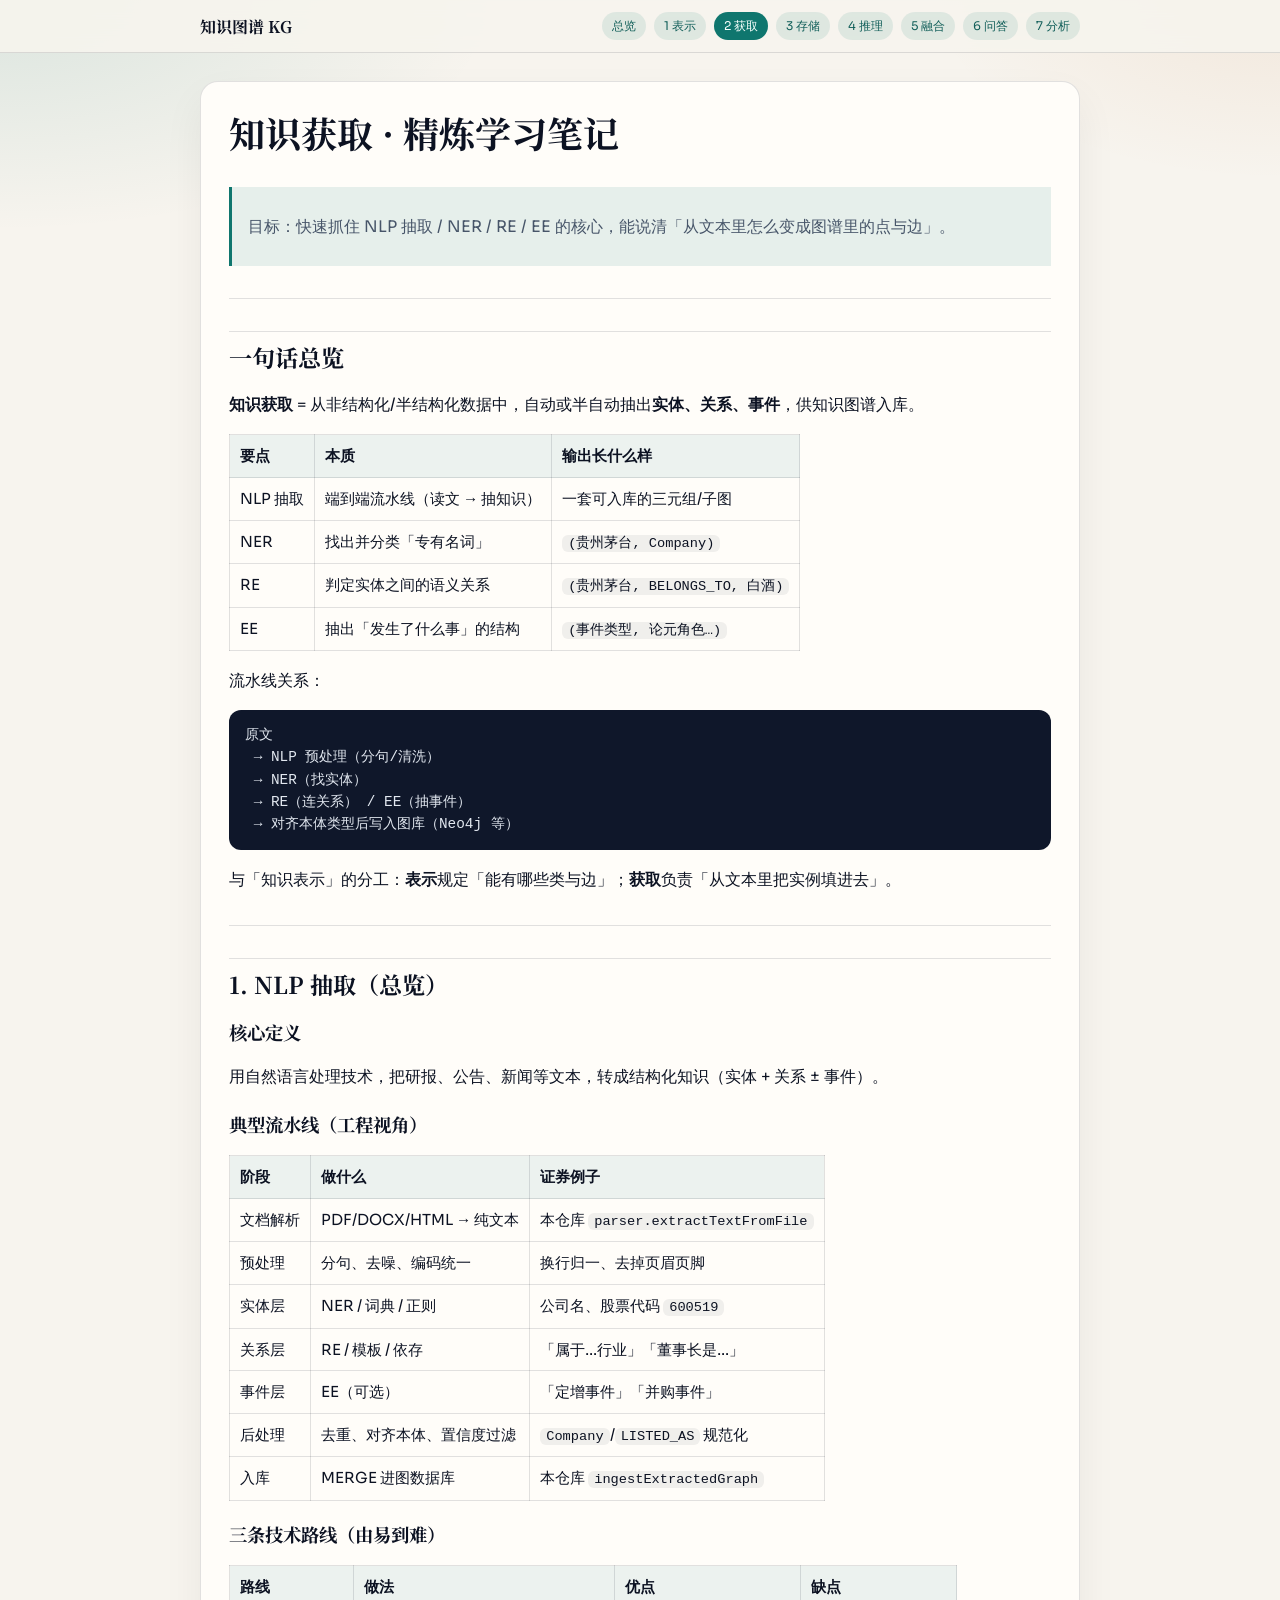
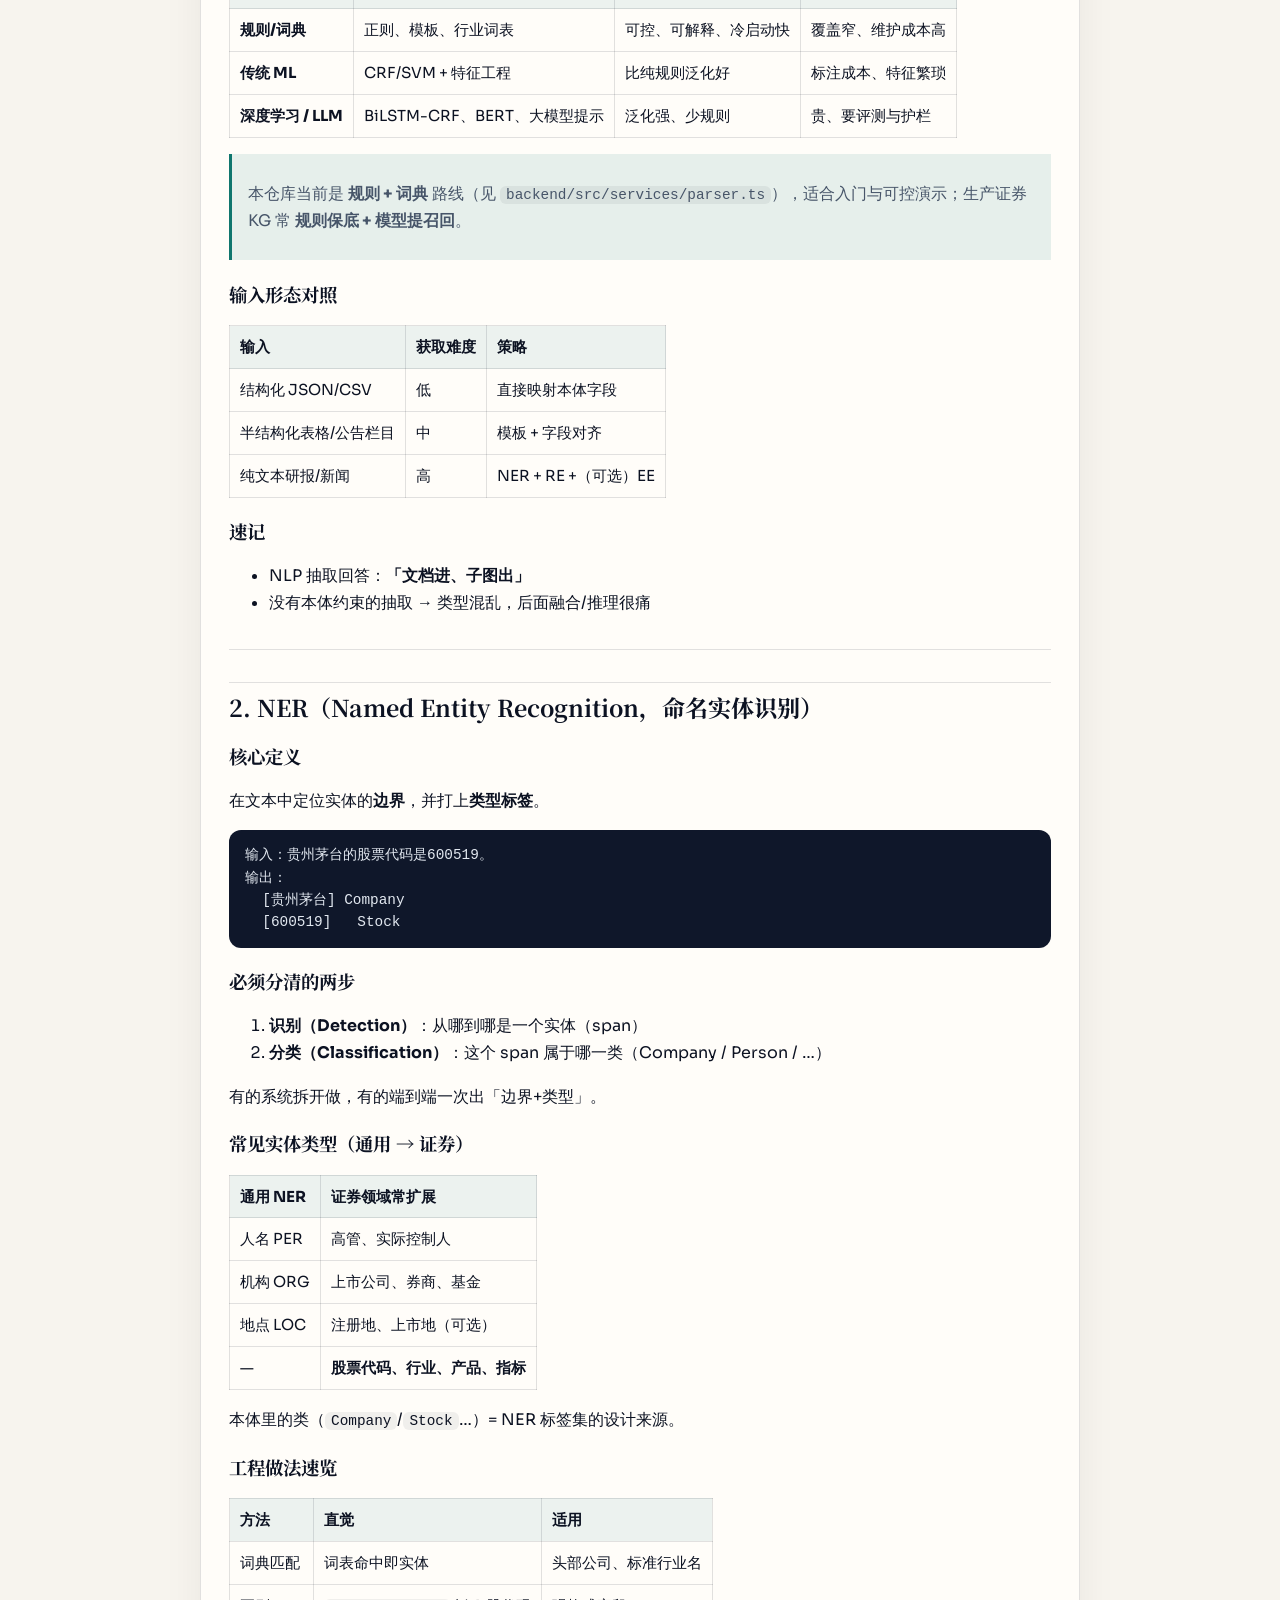
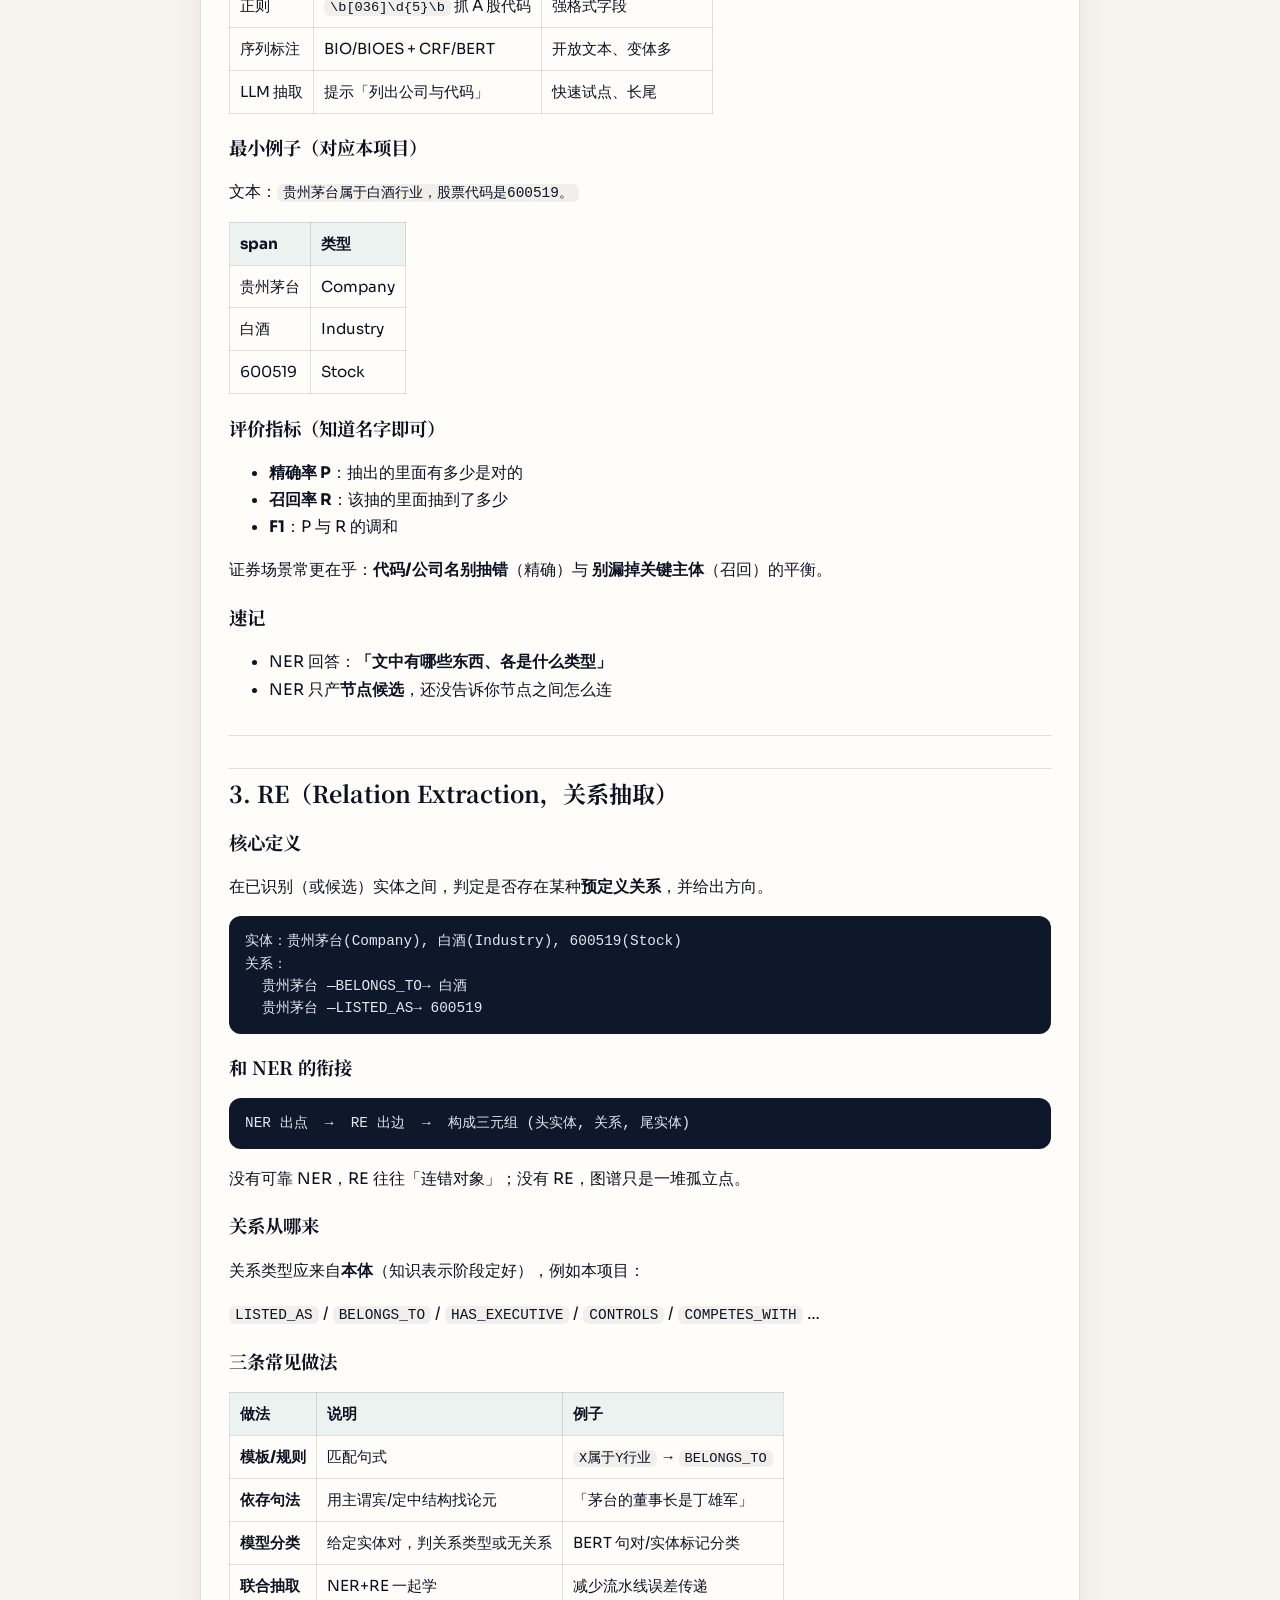
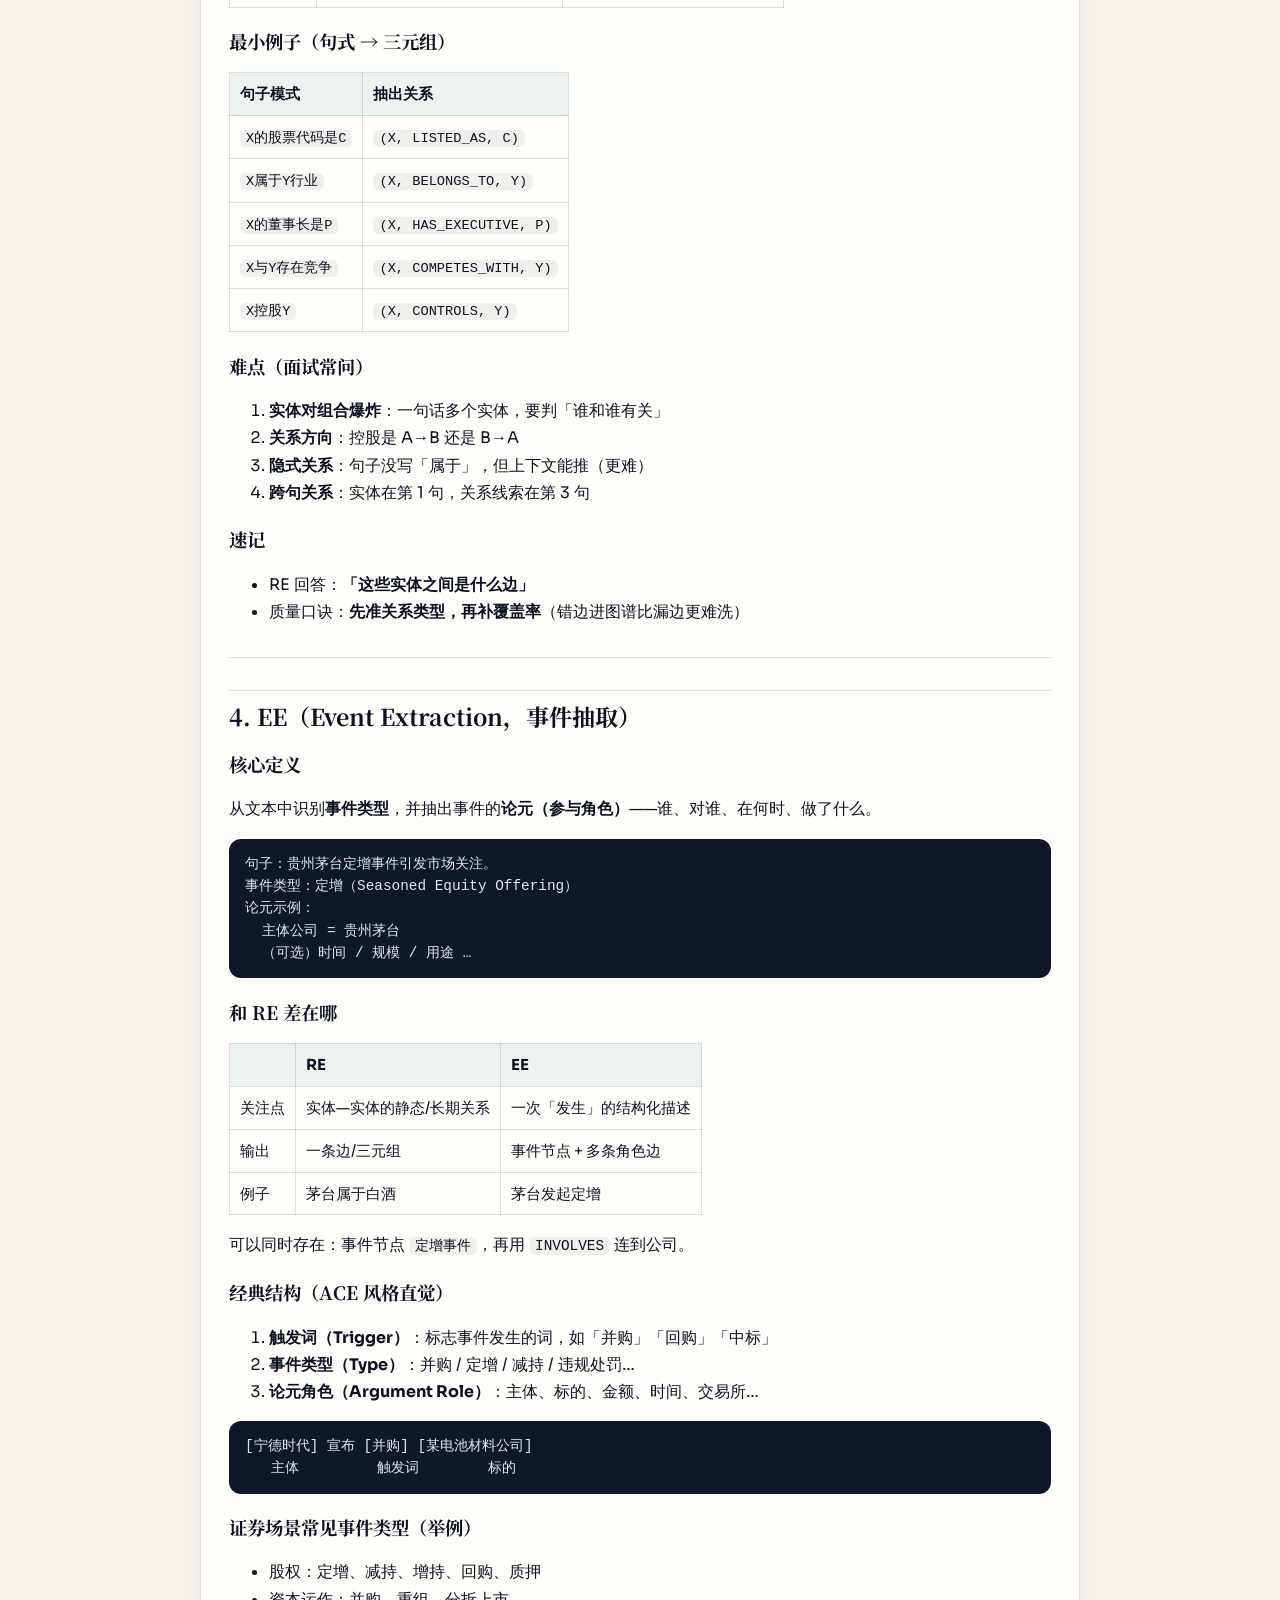
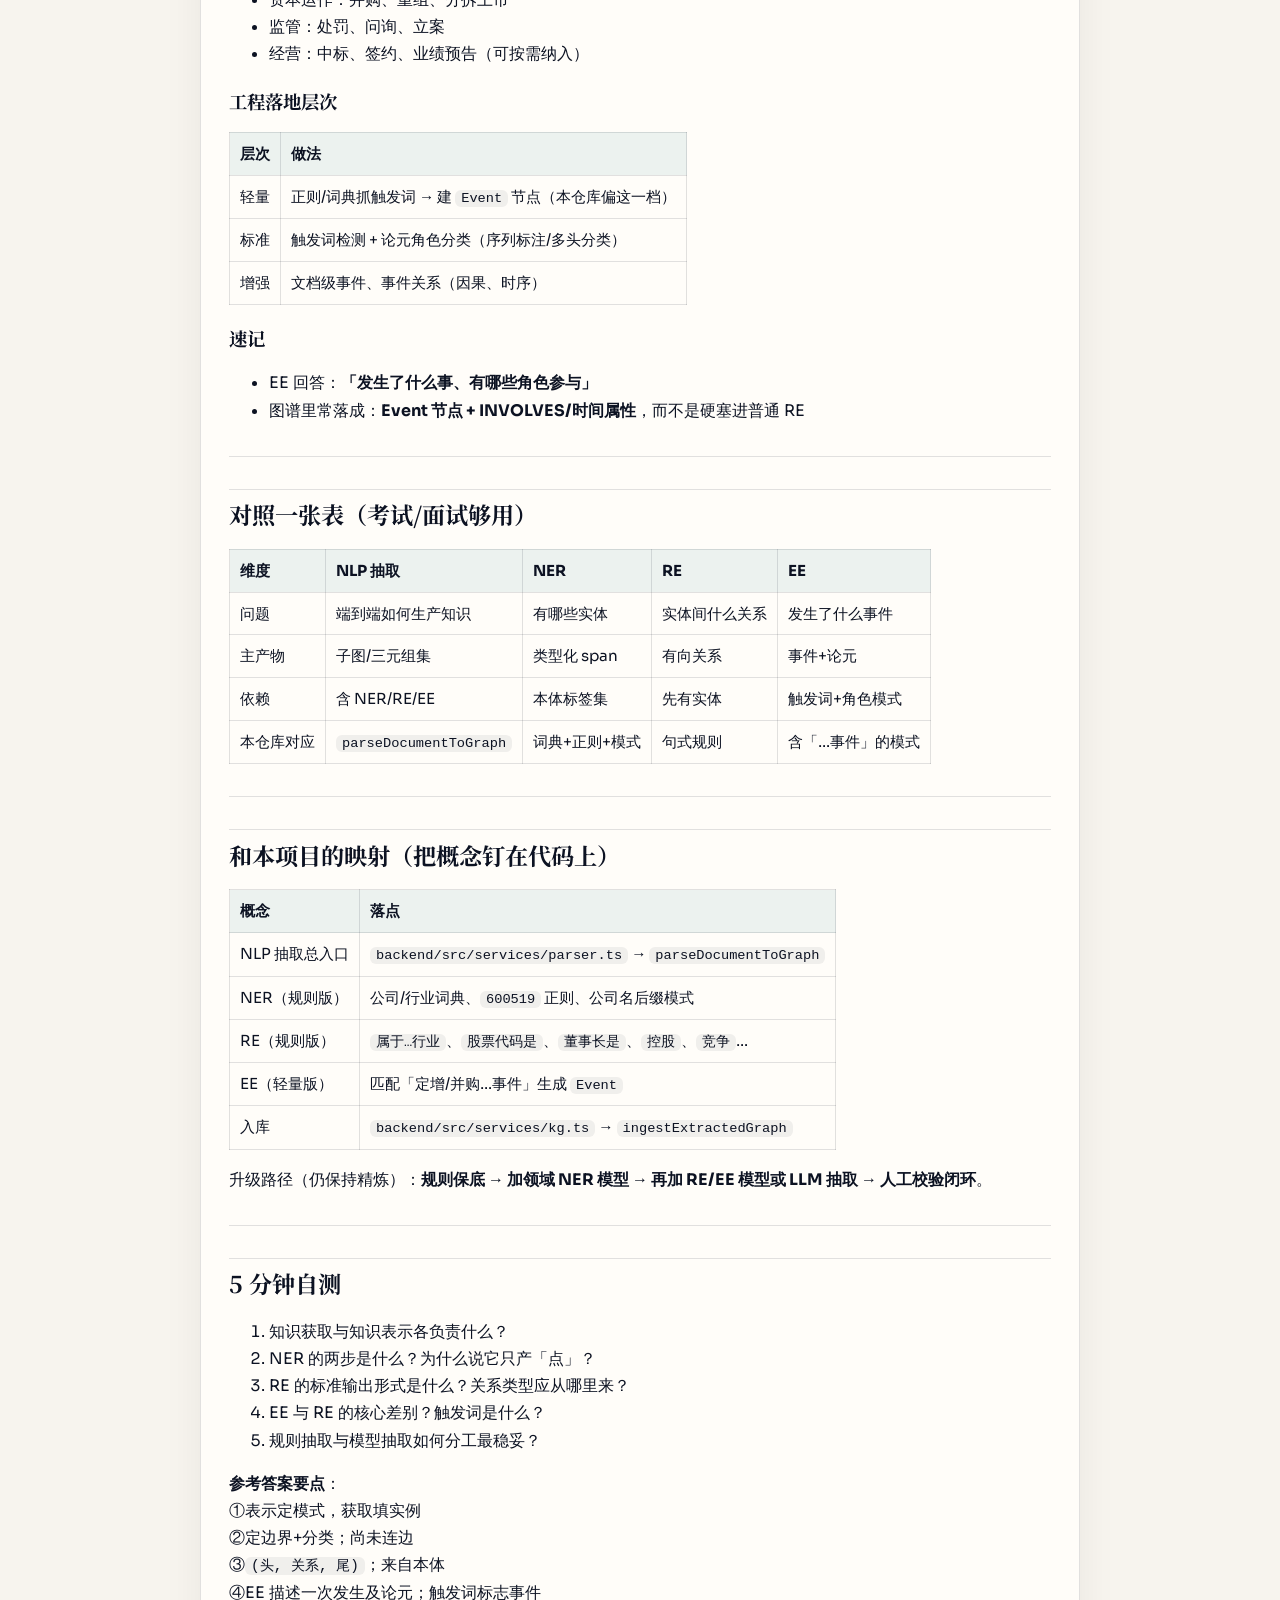
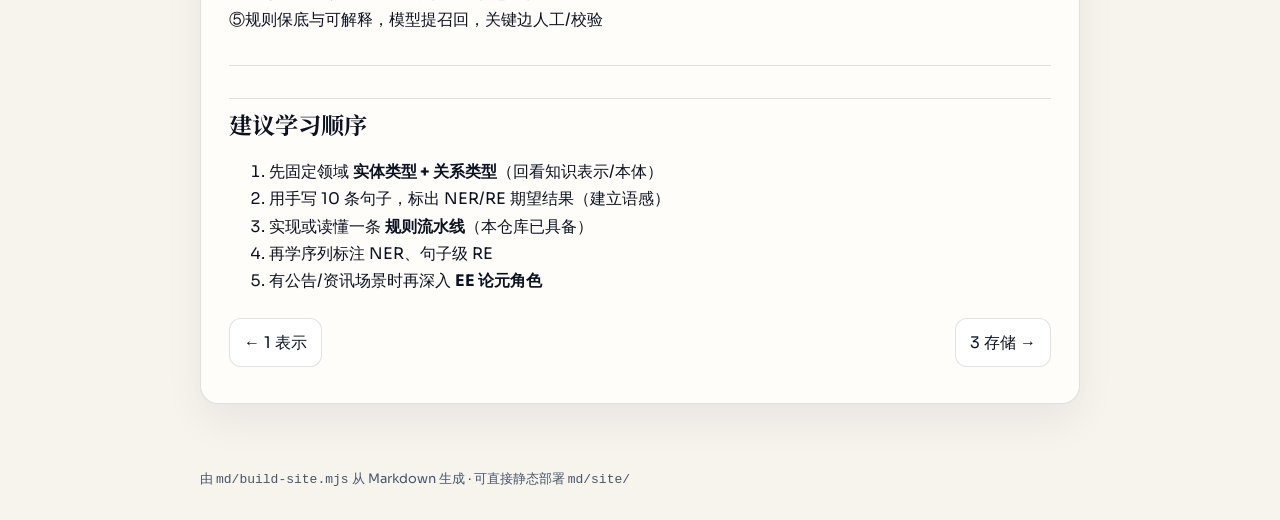
<file: docs/2-知识获取.html>
<!DOCTYPE html>
<html lang="zh-CN">
<head>
  <meta charset="UTF-8" />
  <meta name="viewport" content="width=device-width, initial-scale=1.0" />
  <title>2、知识获取 · 证券知识图谱</title>
  <link rel="preconnect" href="https://fonts.googleapis.com" />
  <link rel="preconnect" href="https://fonts.gstatic.com" crossorigin />
  <link href="https://fonts.googleapis.com/css2?family=Noto+Serif+SC:wght@600;700&family=Sora:wght@400;500;600&display=swap" rel="stylesheet" />
  <link rel="stylesheet" href="assets/site.css" />
</head>
<body>
  <header class="topbar">
    <div class="topbar-inner">
      <a class="brand" href="index.html">知识图谱 KG</a>
      <nav class="nav">
          <a href="index.html">总览</a>
          <a href="1-知识表示.html">1 表示</a>
          <a href="2-知识获取.html" class="active">2 获取</a>
          <a href="3-知识存储.html">3 存储</a>
          <a href="4-知识推理.html">4 推理</a>
          <a href="5-知识融合.html">5 融合</a>
          <a href="6-知识问答.html">6 问答</a>
          <a href="7-知识分析.html">7 分析</a>
      </nav>
    </div>
  </header>
  <main class="wrap">
    <article class="article">
      <h1>知识获取 · 精炼学习笔记</h1>
<blockquote>
<p>目标：快速抓住 NLP 抽取 / NER / RE / EE 的核心，能说清「从文本里怎么变成图谱里的点与边」。</p>
</blockquote>
<hr>
<h2>一句话总览</h2>
<p><strong>知识获取</strong> = 从非结构化/半结构化数据中，自动或半自动抽出<strong>实体、关系、事件</strong>，供知识图谱入库。</p>
<table>
<thead>
<tr>
<th>要点</th>
<th>本质</th>
<th>输出长什么样</th>
</tr>
</thead>
<tbody><tr>
<td>NLP 抽取</td>
<td>端到端流水线（读文 → 抽知识）</td>
<td>一套可入库的三元组/子图</td>
</tr>
<tr>
<td>NER</td>
<td>找出并分类「专有名词」</td>
<td><code>(贵州茅台, Company)</code></td>
</tr>
<tr>
<td>RE</td>
<td>判定实体之间的语义关系</td>
<td><code>(贵州茅台, BELONGS_TO, 白酒)</code></td>
</tr>
<tr>
<td>EE</td>
<td>抽出「发生了什么事」的结构</td>
<td><code>(事件类型, 论元角色…)</code></td>
</tr>
</tbody></table>
<p>流水线关系：</p>
<pre><code class="language-text">原文
 → NLP 预处理（分句/清洗）
 → NER（找实体）
 → RE（连关系） / EE（抽事件）
 → 对齐本体类型后写入图库（Neo4j 等）
</code></pre>
<p>与「知识表示」的分工：<strong>表示</strong>规定「能有哪些类与边」；<strong>获取</strong>负责「从文本里把实例填进去」。</p>
<hr>
<h2>1. NLP 抽取（总览）</h2>
<h3>核心定义</h3>
<p>用自然语言处理技术，把研报、公告、新闻等文本，转成结构化知识（实体 + 关系 ± 事件）。</p>
<h3>典型流水线（工程视角）</h3>
<table>
<thead>
<tr>
<th>阶段</th>
<th>做什么</th>
<th>证券例子</th>
</tr>
</thead>
<tbody><tr>
<td>文档解析</td>
<td>PDF/DOCX/HTML → 纯文本</td>
<td>本仓库 <code>parser.extractTextFromFile</code></td>
</tr>
<tr>
<td>预处理</td>
<td>分句、去噪、编码统一</td>
<td>换行归一、去掉页眉页脚</td>
</tr>
<tr>
<td>实体层</td>
<td>NER / 词典 / 正则</td>
<td>公司名、股票代码 <code>600519</code></td>
</tr>
<tr>
<td>关系层</td>
<td>RE / 模板 / 依存</td>
<td>「属于…行业」「董事长是…」</td>
</tr>
<tr>
<td>事件层</td>
<td>EE（可选）</td>
<td>「定增事件」「并购事件」</td>
</tr>
<tr>
<td>后处理</td>
<td>去重、对齐本体、置信度过滤</td>
<td><code>Company</code>/<code>LISTED_AS</code> 规范化</td>
</tr>
<tr>
<td>入库</td>
<td>MERGE 进图数据库</td>
<td>本仓库 <code>ingestExtractedGraph</code></td>
</tr>
</tbody></table>
<h3>三条技术路线（由易到难）</h3>
<table>
<thead>
<tr>
<th>路线</th>
<th>做法</th>
<th>优点</th>
<th>缺点</th>
</tr>
</thead>
<tbody><tr>
<td><strong>规则/词典</strong></td>
<td>正则、模板、行业词表</td>
<td>可控、可解释、冷启动快</td>
<td>覆盖窄、维护成本高</td>
</tr>
<tr>
<td><strong>传统 ML</strong></td>
<td>CRF/SVM + 特征工程</td>
<td>比纯规则泛化好</td>
<td>标注成本、特征繁琐</td>
</tr>
<tr>
<td><strong>深度学习 / LLM</strong></td>
<td>BiLSTM-CRF、BERT、大模型提示</td>
<td>泛化强、少规则</td>
<td>贵、要评测与护栏</td>
</tr>
</tbody></table>
<blockquote>
<p>本仓库当前是 <strong>规则 + 词典</strong> 路线（见 <code>backend/src/services/parser.ts</code>），适合入门与可控演示；生产证券 KG 常 <strong>规则保底 + 模型提召回</strong>。</p>
</blockquote>
<h3>输入形态对照</h3>
<table>
<thead>
<tr>
<th>输入</th>
<th>获取难度</th>
<th>策略</th>
</tr>
</thead>
<tbody><tr>
<td>结构化 JSON/CSV</td>
<td>低</td>
<td>直接映射本体字段</td>
</tr>
<tr>
<td>半结构化表格/公告栏目</td>
<td>中</td>
<td>模板 + 字段对齐</td>
</tr>
<tr>
<td>纯文本研报/新闻</td>
<td>高</td>
<td>NER + RE +（可选）EE</td>
</tr>
</tbody></table>
<h3>速记</h3>
<ul>
<li>NLP 抽取回答：<strong>「文档进、子图出」</strong></li>
<li>没有本体约束的抽取 → 类型混乱，后面融合/推理很痛</li>
</ul>
<hr>
<h2>2. NER（Named Entity Recognition，命名实体识别）</h2>
<h3>核心定义</h3>
<p>在文本中定位实体的<strong>边界</strong>，并打上<strong>类型标签</strong>。</p>
<pre><code class="language-text">输入：贵州茅台的股票代码是600519。
输出：
  [贵州茅台] Company
  [600519]   Stock
</code></pre>
<h3>必须分清的两步</h3>
<ol>
<li><strong>识别（Detection）</strong>：从哪到哪是一个实体（span）</li>
<li><strong>分类（Classification）</strong>：这个 span 属于哪一类（Company / Person / …）</li>
</ol>
<p>有的系统拆开做，有的端到端一次出「边界+类型」。</p>
<h3>常见实体类型（通用 → 证券）</h3>
<table>
<thead>
<tr>
<th>通用 NER</th>
<th>证券领域常扩展</th>
</tr>
</thead>
<tbody><tr>
<td>人名 PER</td>
<td>高管、实际控制人</td>
</tr>
<tr>
<td>机构 ORG</td>
<td>上市公司、券商、基金</td>
</tr>
<tr>
<td>地点 LOC</td>
<td>注册地、上市地（可选）</td>
</tr>
<tr>
<td>—</td>
<td><strong>股票代码、行业、产品、指标</strong></td>
</tr>
</tbody></table>
<p>本体里的类（<code>Company</code>/<code>Stock</code>…）= NER 标签集的设计来源。</p>
<h3>工程做法速览</h3>
<table>
<thead>
<tr>
<th>方法</th>
<th>直觉</th>
<th>适用</th>
</tr>
</thead>
<tbody><tr>
<td>词典匹配</td>
<td>词表命中即实体</td>
<td>头部公司、标准行业名</td>
</tr>
<tr>
<td>正则</td>
<td><code>\b[036]\d{5}\b</code> 抓 A 股代码</td>
<td>强格式字段</td>
</tr>
<tr>
<td>序列标注</td>
<td>BIO/BIOES + CRF/BERT</td>
<td>开放文本、变体多</td>
</tr>
<tr>
<td>LLM 抽取</td>
<td>提示「列出公司与代码」</td>
<td>快速试点、长尾</td>
</tr>
</tbody></table>
<h3>最小例子（对应本项目）</h3>
<p>文本：<code>贵州茅台属于白酒行业，股票代码是600519。</code></p>
<table>
<thead>
<tr>
<th>span</th>
<th>类型</th>
</tr>
</thead>
<tbody><tr>
<td>贵州茅台</td>
<td>Company</td>
</tr>
<tr>
<td>白酒</td>
<td>Industry</td>
</tr>
<tr>
<td>600519</td>
<td>Stock</td>
</tr>
</tbody></table>
<h3>评价指标（知道名字即可）</h3>
<ul>
<li><strong>精确率 P</strong>：抽出的里面有多少是对的  </li>
<li><strong>召回率 R</strong>：该抽的里面抽到了多少  </li>
<li><strong>F1</strong>：P 与 R 的调和</li>
</ul>
<p>证券场景常更在乎：<strong>代码/公司名别抽错</strong>（精确）与 <strong>别漏掉关键主体</strong>（召回）的平衡。</p>
<h3>速记</h3>
<ul>
<li>NER 回答：<strong>「文中有哪些东西、各是什么类型」</strong></li>
<li>NER 只产<strong>节点候选</strong>，还没告诉你节点之间怎么连</li>
</ul>
<hr>
<h2>3. RE（Relation Extraction，关系抽取）</h2>
<h3>核心定义</h3>
<p>在已识别（或候选）实体之间，判定是否存在某种<strong>预定义关系</strong>，并给出方向。</p>
<pre><code class="language-text">实体：贵州茅台(Company), 白酒(Industry), 600519(Stock)
关系：
  贵州茅台 —BELONGS_TO→ 白酒
  贵州茅台 —LISTED_AS→ 600519
</code></pre>
<h3>和 NER 的衔接</h3>
<pre><code class="language-text">NER 出点  →  RE 出边  →  构成三元组 (头实体, 关系, 尾实体)
</code></pre>
<p>没有可靠 NER，RE 往往「连错对象」；没有 RE，图谱只是一堆孤立点。</p>
<h3>关系从哪来</h3>
<p>关系类型应来自<strong>本体</strong>（知识表示阶段定好），例如本项目：</p>
<p><code>LISTED_AS</code> / <code>BELONGS_TO</code> / <code>HAS_EXECUTIVE</code> / <code>CONTROLS</code> / <code>COMPETES_WITH</code> …</p>
<h3>三条常见做法</h3>
<table>
<thead>
<tr>
<th>做法</th>
<th>说明</th>
<th>例子</th>
</tr>
</thead>
<tbody><tr>
<td><strong>模板/规则</strong></td>
<td>匹配句式</td>
<td><code>X属于Y行业</code> → <code>BELONGS_TO</code></td>
</tr>
<tr>
<td><strong>依存句法</strong></td>
<td>用主谓宾/定中结构找论元</td>
<td>「茅台的董事长是丁雄军」</td>
</tr>
<tr>
<td><strong>模型分类</strong></td>
<td>给定实体对，判关系类型或无关系</td>
<td>BERT 句对/实体标记分类</td>
</tr>
<tr>
<td><strong>联合抽取</strong></td>
<td>NER+RE 一起学</td>
<td>减少流水线误差传递</td>
</tr>
</tbody></table>
<h3>最小例子（句式 → 三元组）</h3>
<table>
<thead>
<tr>
<th>句子模式</th>
<th>抽出关系</th>
</tr>
</thead>
<tbody><tr>
<td><code>X的股票代码是C</code></td>
<td><code>(X, LISTED_AS, C)</code></td>
</tr>
<tr>
<td><code>X属于Y行业</code></td>
<td><code>(X, BELONGS_TO, Y)</code></td>
</tr>
<tr>
<td><code>X的董事长是P</code></td>
<td><code>(X, HAS_EXECUTIVE, P)</code></td>
</tr>
<tr>
<td><code>X与Y存在竞争</code></td>
<td><code>(X, COMPETES_WITH, Y)</code></td>
</tr>
<tr>
<td><code>X控股Y</code></td>
<td><code>(X, CONTROLS, Y)</code></td>
</tr>
</tbody></table>
<h3>难点（面试常问）</h3>
<ol>
<li><strong>实体对组合爆炸</strong>：一句话多个实体，要判「谁和谁有关」  </li>
<li><strong>关系方向</strong>：控股是 A→B 还是 B→A  </li>
<li><strong>隐式关系</strong>：句子没写「属于」，但上下文能推（更难）  </li>
<li><strong>跨句关系</strong>：实体在第 1 句，关系线索在第 3 句</li>
</ol>
<h3>速记</h3>
<ul>
<li>RE 回答：<strong>「这些实体之间是什么边」</strong></li>
<li>质量口诀：<strong>先准关系类型，再补覆盖率</strong>（错边进图谱比漏边更难洗）</li>
</ul>
<hr>
<h2>4. EE（Event Extraction，事件抽取）</h2>
<h3>核心定义</h3>
<p>从文本中识别<strong>事件类型</strong>，并抽出事件的<strong>论元（参与角色）</strong>——谁、对谁、在何时、做了什么。</p>
<pre><code class="language-text">句子：贵州茅台定增事件引发市场关注。
事件类型：定增（Seasoned Equity Offering）
论元示例：
  主体公司 = 贵州茅台
  （可选）时间 / 规模 / 用途 …
</code></pre>
<h3>和 RE 差在哪</h3>
<table>
<thead>
<tr>
<th></th>
<th>RE</th>
<th>EE</th>
</tr>
</thead>
<tbody><tr>
<td>关注点</td>
<td>实体—实体的静态/长期关系</td>
<td>一次「发生」的结构化描述</td>
</tr>
<tr>
<td>输出</td>
<td>一条边/三元组</td>
<td>事件节点 + 多条角色边</td>
</tr>
<tr>
<td>例子</td>
<td>茅台属于白酒</td>
<td>茅台发起定增</td>
</tr>
</tbody></table>
<p>可以同时存在：事件节点 <code>定增事件</code>，再用 <code>INVOLVES</code> 连到公司。</p>
<h3>经典结构（ACE 风格直觉）</h3>
<ol>
<li><strong>触发词（Trigger）</strong>：标志事件发生的词，如「并购」「回购」「中标」  </li>
<li><strong>事件类型（Type）</strong>：并购 / 定增 / 减持 / 违规处罚…  </li>
<li><strong>论元角色（Argument Role）</strong>：主体、标的、金额、时间、交易所…</li>
</ol>
<pre><code class="language-text">[宁德时代] 宣布 [并购] [某电池材料公司]
   主体         触发词        标的
</code></pre>
<h3>证券场景常见事件类型（举例）</h3>
<ul>
<li>股权：定增、减持、增持、回购、质押  </li>
<li>资本运作：并购、重组、分拆上市  </li>
<li>监管：处罚、问询、立案  </li>
<li>经营：中标、签约、业绩预告（可按需纳入）</li>
</ul>
<h3>工程落地层次</h3>
<table>
<thead>
<tr>
<th>层次</th>
<th>做法</th>
</tr>
</thead>
<tbody><tr>
<td>轻量</td>
<td>正则/词典抓触发词 → 建 <code>Event</code> 节点（本仓库偏这一档）</td>
</tr>
<tr>
<td>标准</td>
<td>触发词检测 + 论元角色分类（序列标注/多头分类）</td>
</tr>
<tr>
<td>增强</td>
<td>文档级事件、事件关系（因果、时序）</td>
</tr>
</tbody></table>
<h3>速记</h3>
<ul>
<li>EE 回答：<strong>「发生了什么事、有哪些角色参与」</strong></li>
<li>图谱里常落成：<strong>Event 节点 + INVOLVES/时间属性</strong>，而不是硬塞进普通 RE</li>
</ul>
<hr>
<h2>对照一张表（考试/面试够用）</h2>
<table>
<thead>
<tr>
<th>维度</th>
<th>NLP 抽取</th>
<th>NER</th>
<th>RE</th>
<th>EE</th>
</tr>
</thead>
<tbody><tr>
<td>问题</td>
<td>端到端如何生产知识</td>
<td>有哪些实体</td>
<td>实体间什么关系</td>
<td>发生了什么事件</td>
</tr>
<tr>
<td>主产物</td>
<td>子图/三元组集</td>
<td>类型化 span</td>
<td>有向关系</td>
<td>事件+论元</td>
</tr>
<tr>
<td>依赖</td>
<td>含 NER/RE/EE</td>
<td>本体标签集</td>
<td>先有实体</td>
<td>触发词+角色模式</td>
</tr>
<tr>
<td>本仓库对应</td>
<td><code>parseDocumentToGraph</code></td>
<td>词典+正则+模式</td>
<td>句式规则</td>
<td>含「…事件」的模式</td>
</tr>
</tbody></table>
<hr>
<h2>和本项目的映射（把概念钉在代码上）</h2>
<table>
<thead>
<tr>
<th>概念</th>
<th>落点</th>
</tr>
</thead>
<tbody><tr>
<td>NLP 抽取总入口</td>
<td><code>backend/src/services/parser.ts</code> → <code>parseDocumentToGraph</code></td>
</tr>
<tr>
<td>NER（规则版）</td>
<td>公司/行业词典、<code>600519</code> 正则、公司名后缀模式</td>
</tr>
<tr>
<td>RE（规则版）</td>
<td><code>属于…行业</code>、<code>股票代码是</code>、<code>董事长是</code>、<code>控股</code>、<code>竞争</code>…</td>
</tr>
<tr>
<td>EE（轻量版）</td>
<td>匹配「定增/并购…事件」生成 <code>Event</code></td>
</tr>
<tr>
<td>入库</td>
<td><code>backend/src/services/kg.ts</code> → <code>ingestExtractedGraph</code></td>
</tr>
</tbody></table>
<p>升级路径（仍保持精炼）：<strong>规则保底 → 加领域 NER 模型 → 再加 RE/EE 模型或 LLM 抽取 → 人工校验闭环</strong>。</p>
<hr>
<h2>5 分钟自测</h2>
<ol>
<li>知识获取与知识表示各负责什么？  </li>
<li>NER 的两步是什么？为什么说它只产「点」？  </li>
<li>RE 的标准输出形式是什么？关系类型应从哪里来？  </li>
<li>EE 与 RE 的核心差别？触发词是什么？  </li>
<li>规则抽取与模型抽取如何分工最稳妥？</li>
</ol>
<p><strong>参考答案要点</strong>：<br>①表示定模式，获取填实例<br>②定边界+分类；尚未连边<br>③<code>(头, 关系, 尾)</code>；来自本体<br>④EE 描述一次发生及论元；触发词标志事件<br>⑤规则保底与可解释，模型提召回，关键边人工/校验</p>
<hr>
<h2>建议学习顺序</h2>
<ol>
<li>先固定领域 <strong>实体类型 + 关系类型</strong>（回看知识表示/本体）  </li>
<li>用手写 10 条句子，标出 NER/RE 期望结果（建立语感）  </li>
<li>实现或读懂一条 <strong>规则流水线</strong>（本仓库已具备）  </li>
<li>再学序列标注 NER、句子级 RE  </li>
<li>有公告/资讯场景时再深入 <strong>EE 论元角色</strong></li>
</ol>

      <nav class="pager"><a href="1-知识表示.html">← 1 表示</a><a href="3-知识存储.html">3 存储 →</a></nav>
    </article>
  </main>
  <footer class="footer">
    由 <code>md/build-site.mjs</code> 从 Markdown 生成 · 可直接静态部署 <code>md/site/</code>
  </footer>
</body>
</html>
</file>
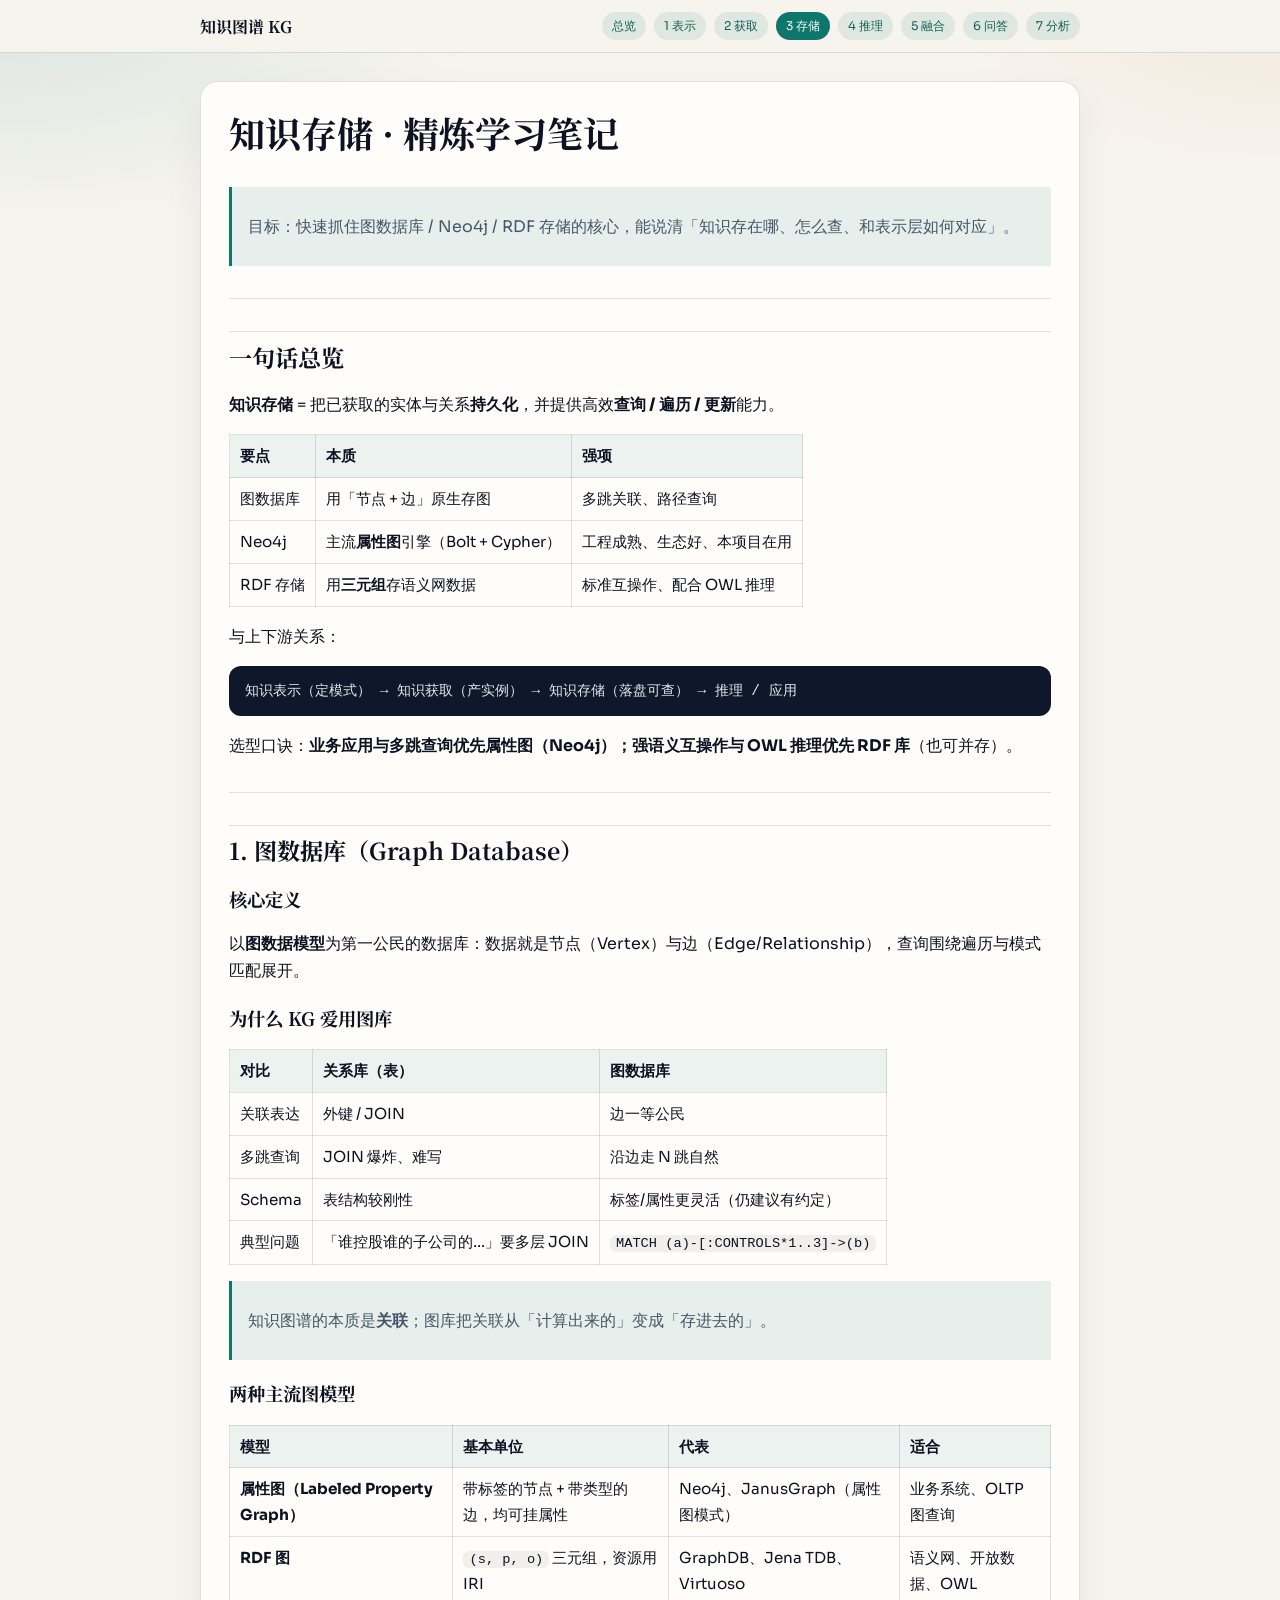
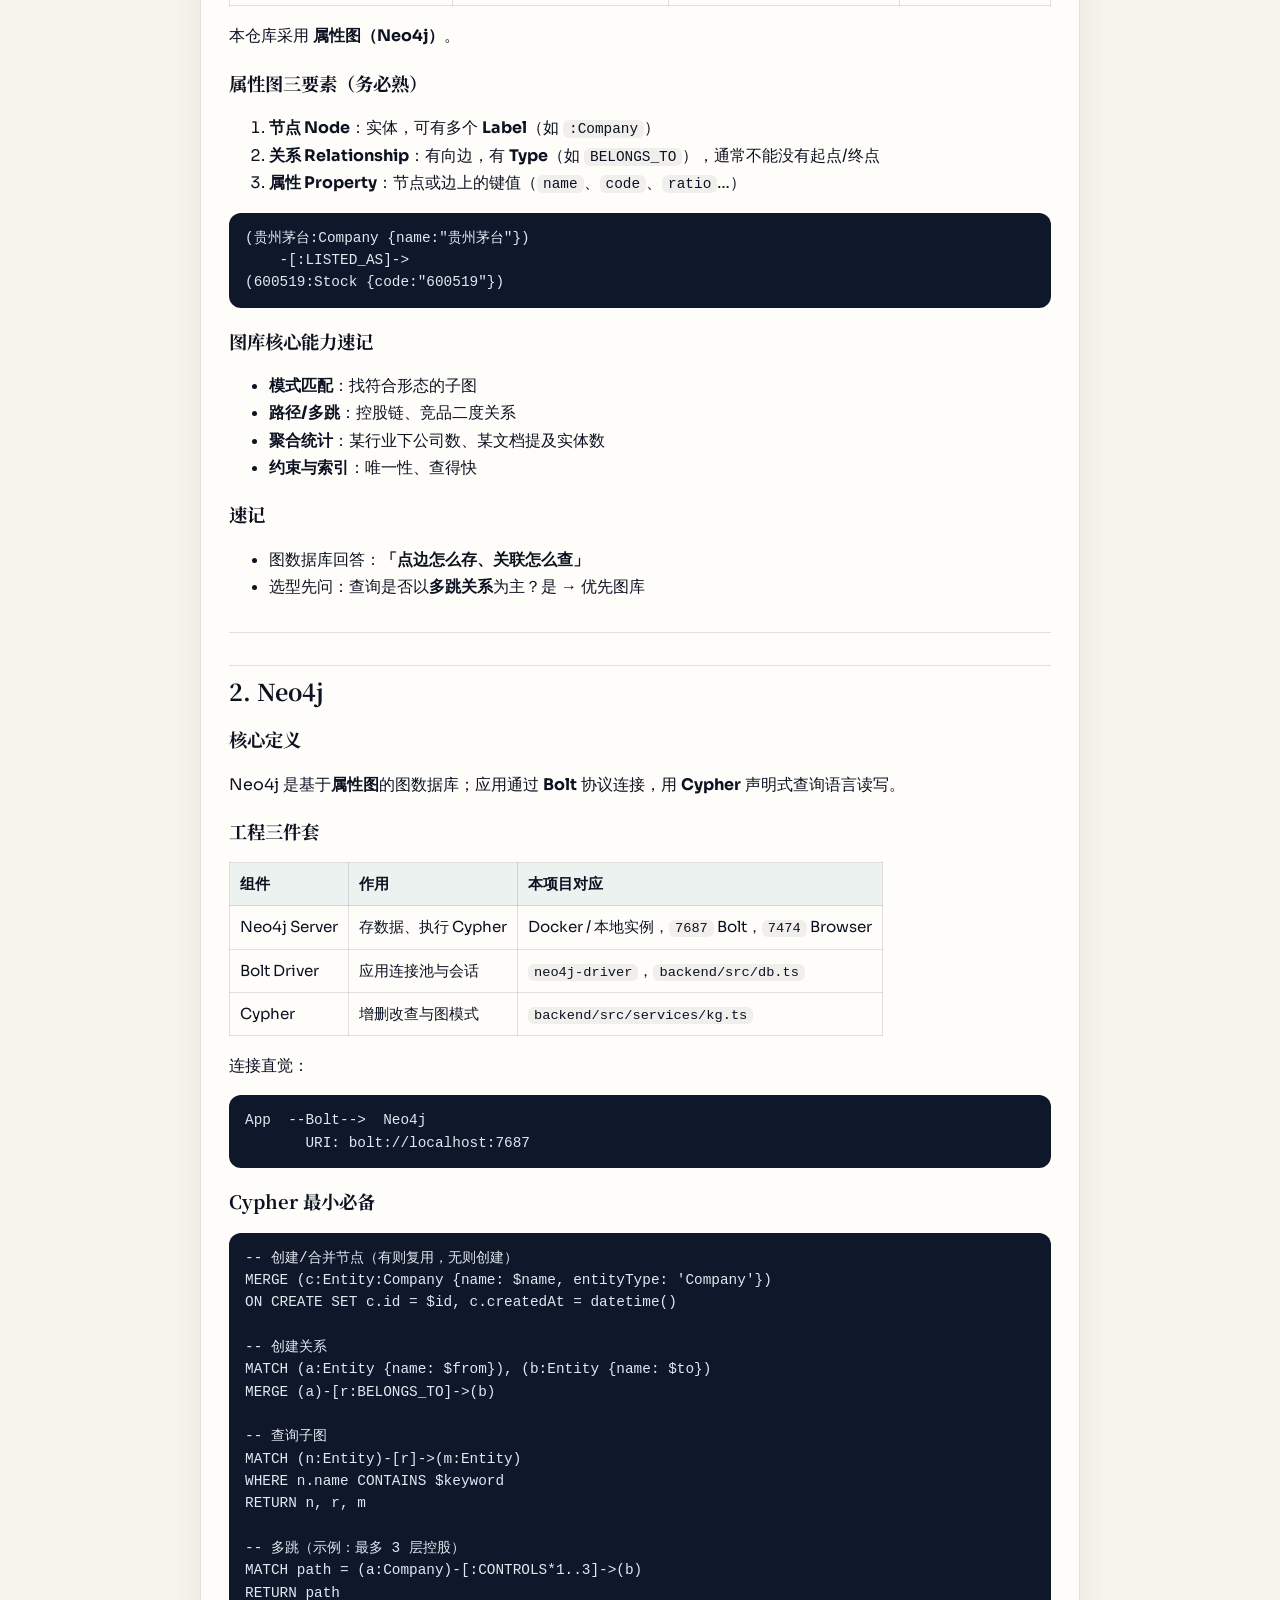
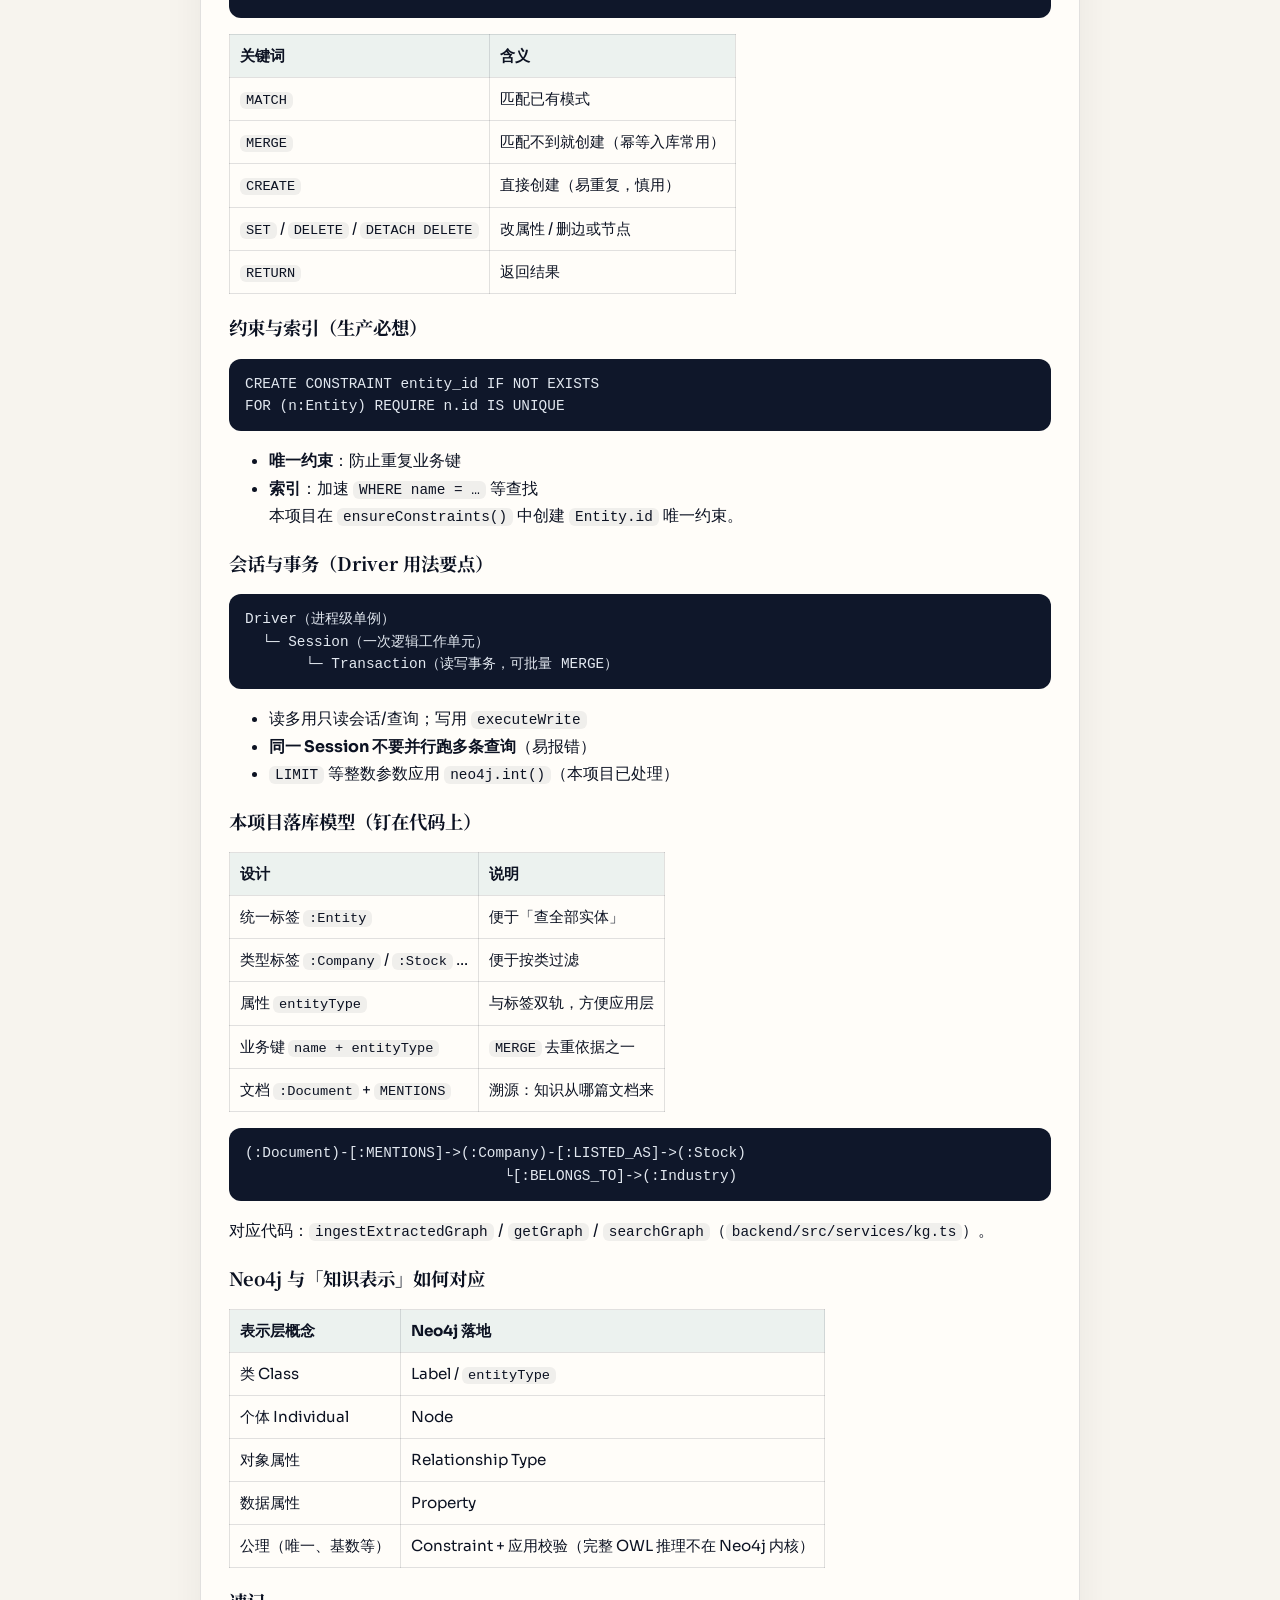
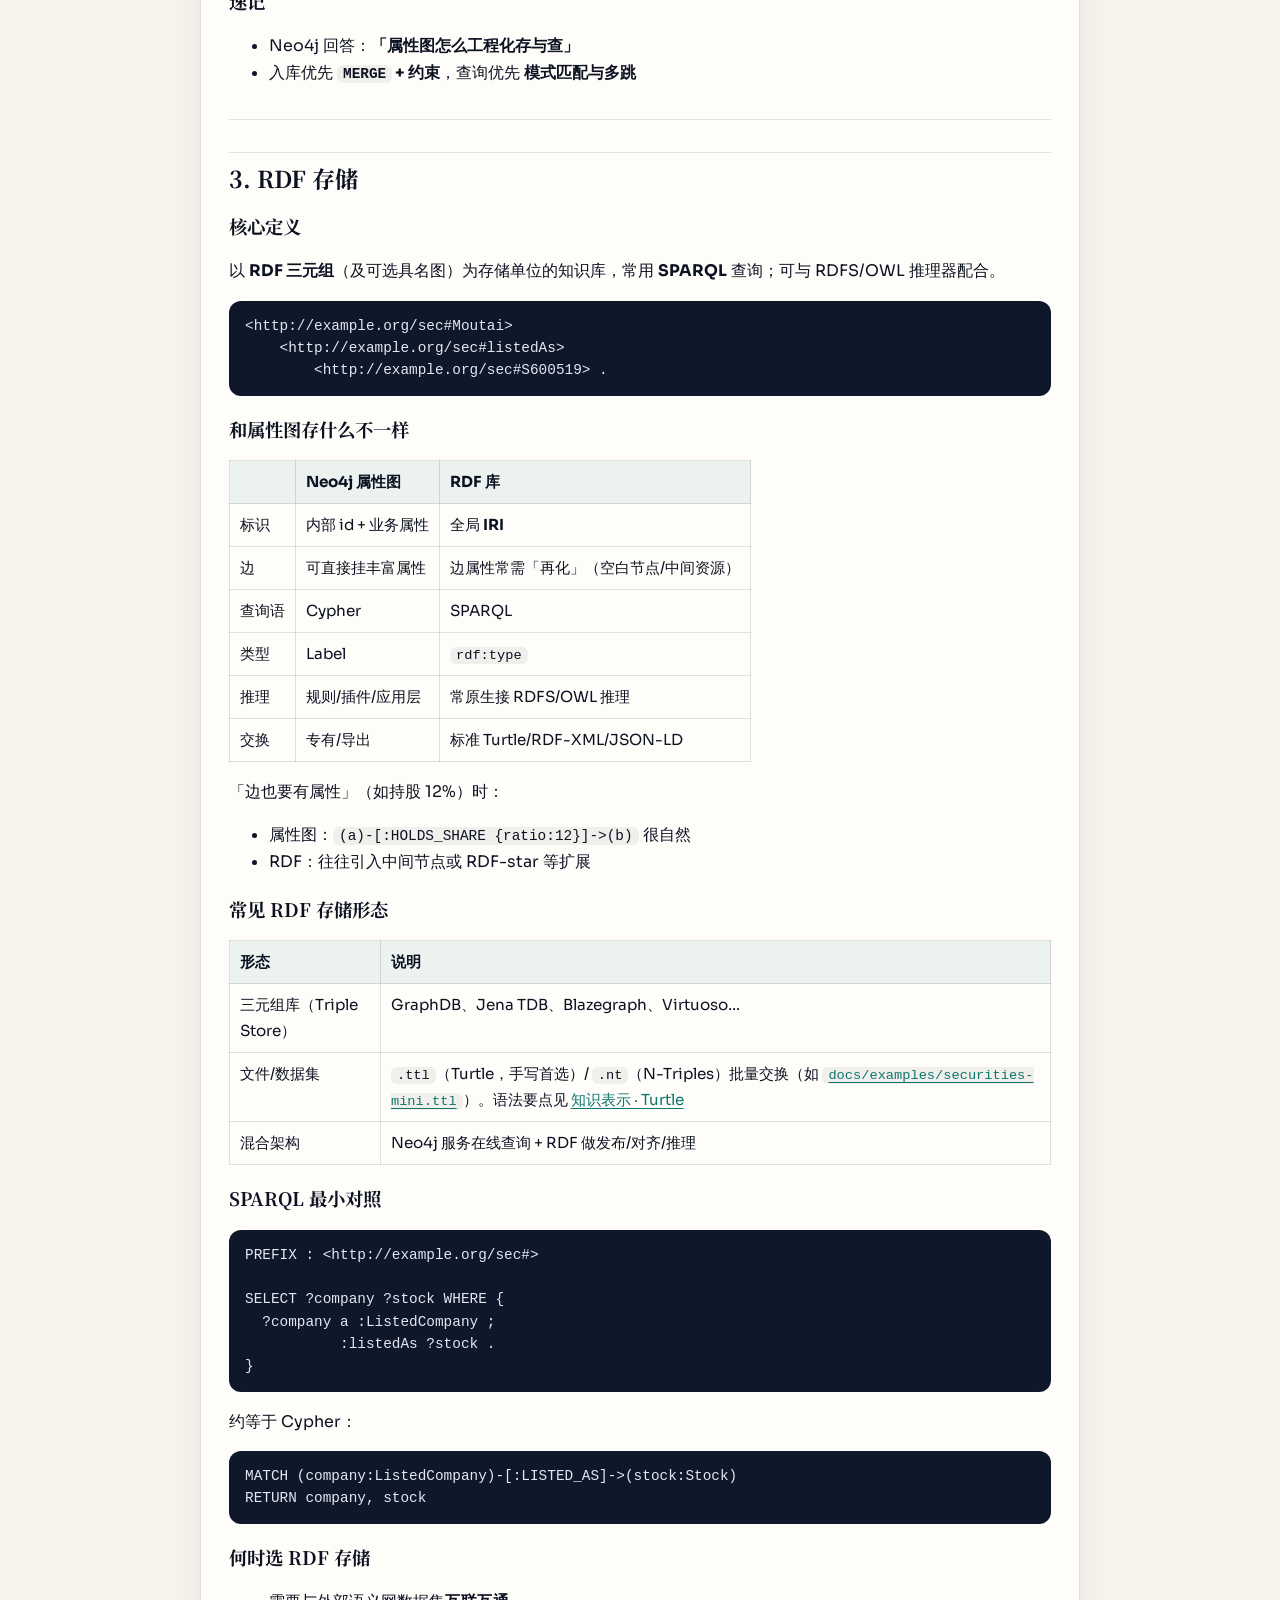
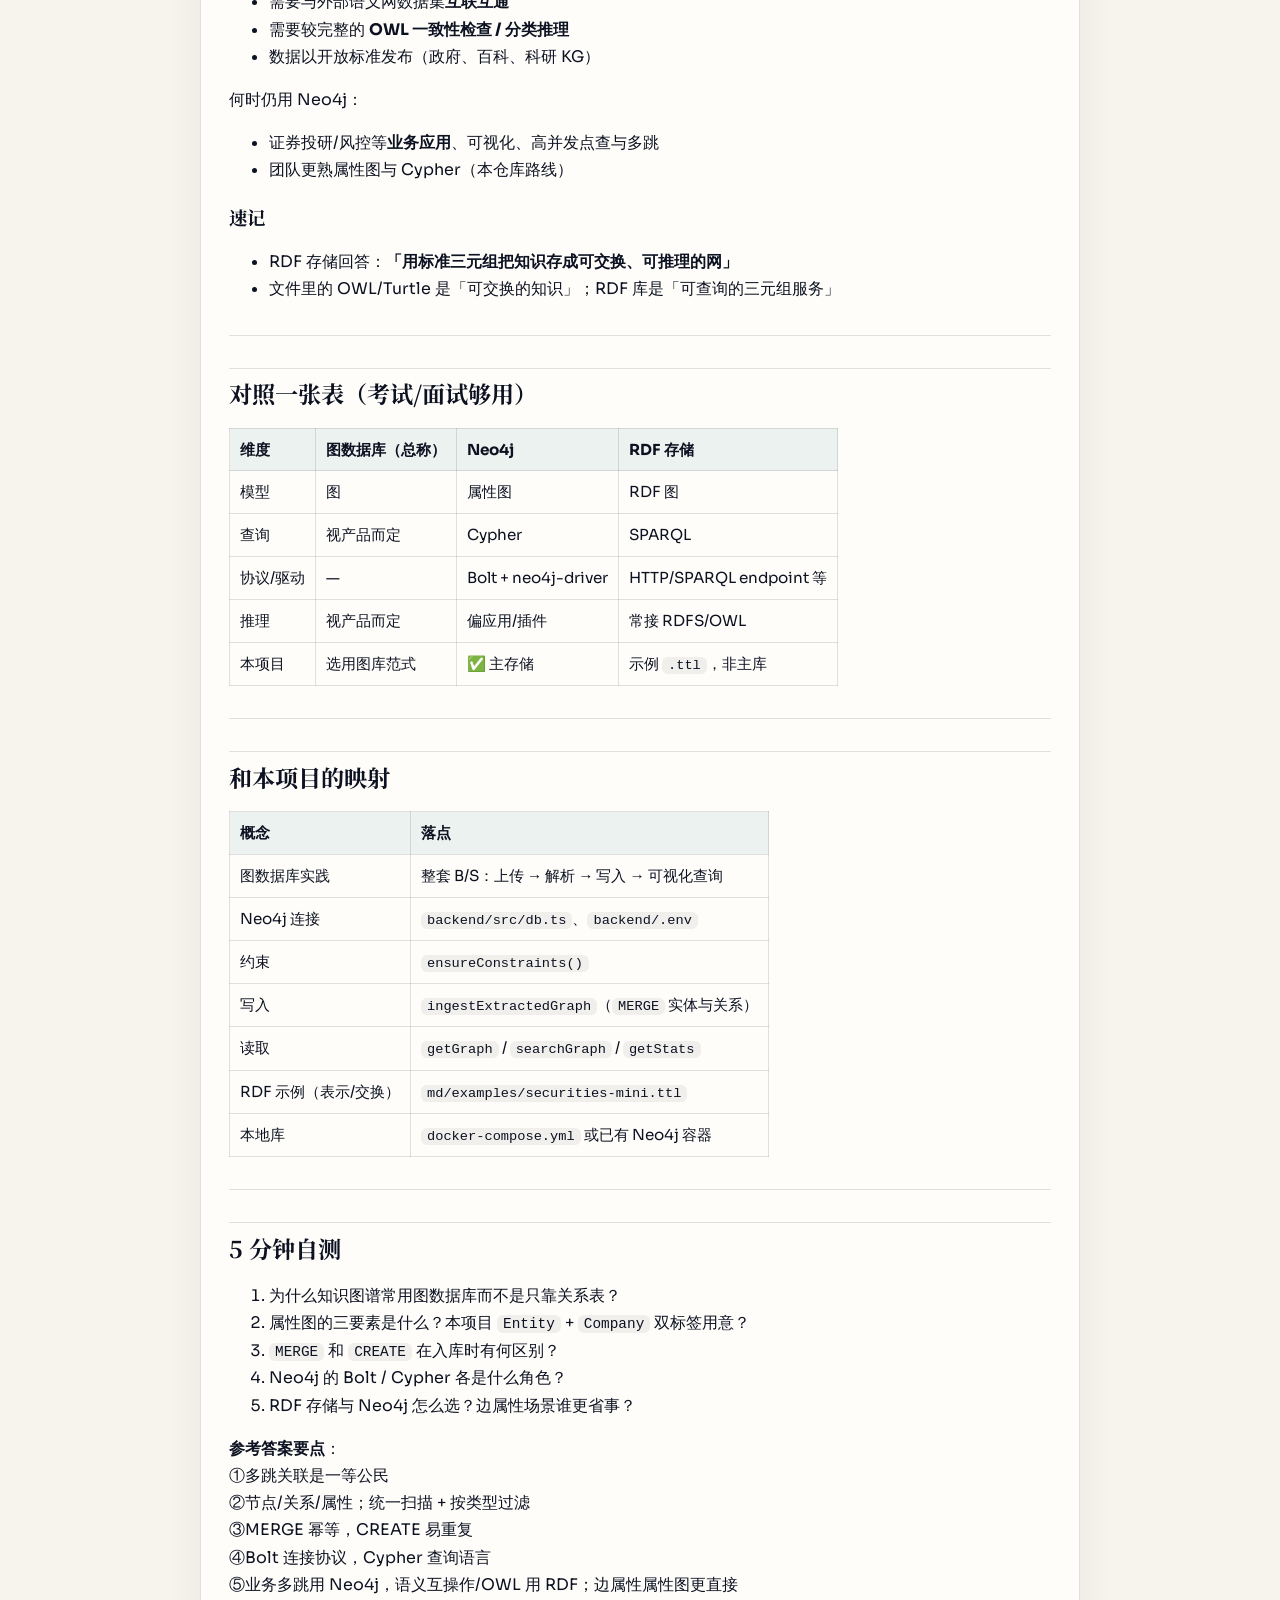
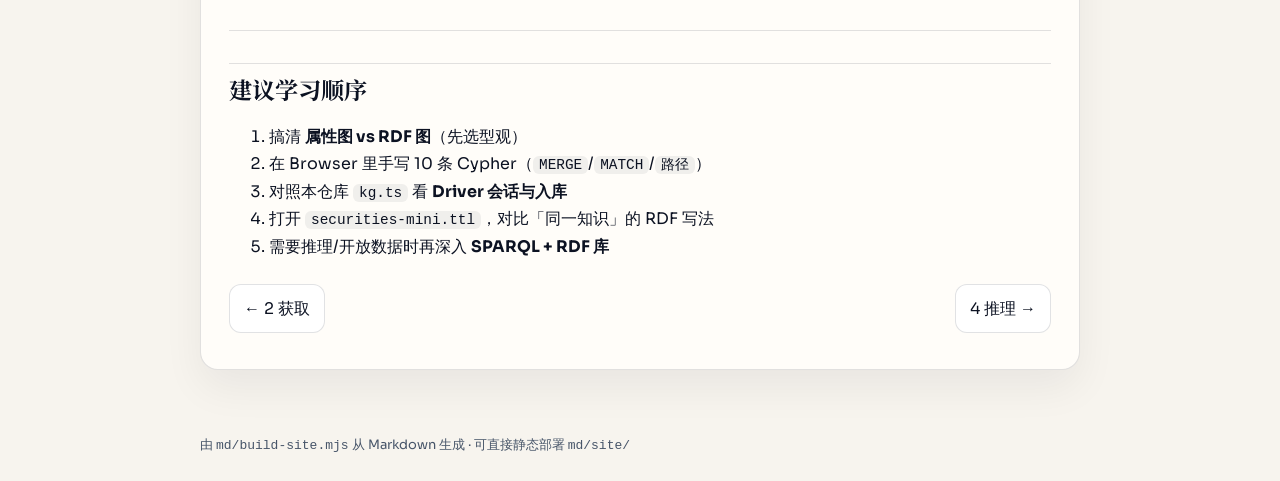
<file: docs/3-知识存储.html>
<!DOCTYPE html>
<html lang="zh-CN">
<head>
  <meta charset="UTF-8" />
  <meta name="viewport" content="width=device-width, initial-scale=1.0" />
  <title>3、知识存储 · 证券知识图谱</title>
  <link rel="preconnect" href="https://fonts.googleapis.com" />
  <link rel="preconnect" href="https://fonts.gstatic.com" crossorigin />
  <link href="https://fonts.googleapis.com/css2?family=Noto+Serif+SC:wght@600;700&family=Sora:wght@400;500;600&display=swap" rel="stylesheet" />
  <link rel="stylesheet" href="assets/site.css" />
</head>
<body>
  <header class="topbar">
    <div class="topbar-inner">
      <a class="brand" href="index.html">知识图谱 KG</a>
      <nav class="nav">
          <a href="index.html">总览</a>
          <a href="1-知识表示.html">1 表示</a>
          <a href="2-知识获取.html">2 获取</a>
          <a href="3-知识存储.html" class="active">3 存储</a>
          <a href="4-知识推理.html">4 推理</a>
          <a href="5-知识融合.html">5 融合</a>
          <a href="6-知识问答.html">6 问答</a>
          <a href="7-知识分析.html">7 分析</a>
      </nav>
    </div>
  </header>
  <main class="wrap">
    <article class="article">
      <h1>知识存储 · 精炼学习笔记</h1>
<blockquote>
<p>目标：快速抓住图数据库 / Neo4j / RDF 存储的核心，能说清「知识存在哪、怎么查、和表示层如何对应」。</p>
</blockquote>
<hr>
<h2>一句话总览</h2>
<p><strong>知识存储</strong> = 把已获取的实体与关系<strong>持久化</strong>，并提供高效<strong>查询 / 遍历 / 更新</strong>能力。</p>
<table>
<thead>
<tr>
<th>要点</th>
<th>本质</th>
<th>强项</th>
</tr>
</thead>
<tbody><tr>
<td>图数据库</td>
<td>用「节点 + 边」原生存图</td>
<td>多跳关联、路径查询</td>
</tr>
<tr>
<td>Neo4j</td>
<td>主流<strong>属性图</strong>引擎（Bolt + Cypher）</td>
<td>工程成熟、生态好、本项目在用</td>
</tr>
<tr>
<td>RDF 存储</td>
<td>用<strong>三元组</strong>存语义网数据</td>
<td>标准互操作、配合 OWL 推理</td>
</tr>
</tbody></table>
<p>与上下游关系：</p>
<pre><code class="language-text">知识表示（定模式） → 知识获取（产实例） → 知识存储（落盘可查） → 推理 / 应用
</code></pre>
<p>选型口诀：<strong>业务应用与多跳查询优先属性图（Neo4j）；强语义互操作与 OWL 推理优先 RDF 库</strong>（也可并存）。</p>
<hr>
<h2>1. 图数据库（Graph Database）</h2>
<h3>核心定义</h3>
<p>以<strong>图数据模型</strong>为第一公民的数据库：数据就是节点（Vertex）与边（Edge/Relationship），查询围绕遍历与模式匹配展开。</p>
<h3>为什么 KG 爱用图库</h3>
<table>
<thead>
<tr>
<th>对比</th>
<th>关系库（表）</th>
<th>图数据库</th>
</tr>
</thead>
<tbody><tr>
<td>关联表达</td>
<td>外键 / JOIN</td>
<td>边一等公民</td>
</tr>
<tr>
<td>多跳查询</td>
<td>JOIN 爆炸、难写</td>
<td>沿边走 N 跳自然</td>
</tr>
<tr>
<td>Schema</td>
<td>表结构较刚性</td>
<td>标签/属性更灵活（仍建议有约定）</td>
</tr>
<tr>
<td>典型问题</td>
<td>「谁控股谁的子公司的…」要多层 JOIN</td>
<td><code>MATCH (a)-[:CONTROLS*1..3]-&gt;(b)</code></td>
</tr>
</tbody></table>
<blockquote>
<p>知识图谱的本质是<strong>关联</strong>；图库把关联从「计算出来的」变成「存进去的」。</p>
</blockquote>
<h3>两种主流图模型</h3>
<table>
<thead>
<tr>
<th>模型</th>
<th>基本单位</th>
<th>代表</th>
<th>适合</th>
</tr>
</thead>
<tbody><tr>
<td><strong>属性图（Labeled Property Graph）</strong></td>
<td>带标签的节点 + 带类型的边，均可挂属性</td>
<td>Neo4j、JanusGraph（属性图模式）</td>
<td>业务系统、OLTP 图查询</td>
</tr>
<tr>
<td><strong>RDF 图</strong></td>
<td><code>(s, p, o)</code> 三元组，资源用 IRI</td>
<td>GraphDB、Jena TDB、Virtuoso</td>
<td>语义网、开放数据、OWL</td>
</tr>
</tbody></table>
<p>本仓库采用 <strong>属性图（Neo4j）</strong>。</p>
<h3>属性图三要素（务必熟）</h3>
<ol>
<li><strong>节点 Node</strong>：实体，可有多个 <strong>Label</strong>（如 <code>:Company</code>）</li>
<li><strong>关系 Relationship</strong>：有向边，有 <strong>Type</strong>（如 <code>BELONGS_TO</code>），通常不能没有起点/终点</li>
<li><strong>属性 Property</strong>：节点或边上的键值（<code>name</code>、<code>code</code>、<code>ratio</code>…）</li>
</ol>
<pre><code class="language-text">(贵州茅台:Company {name:&quot;贵州茅台&quot;})
    -[:LISTED_AS]-&gt;
(600519:Stock {code:&quot;600519&quot;})
</code></pre>
<h3>图库核心能力速记</h3>
<ul>
<li><strong>模式匹配</strong>：找符合形态的子图  </li>
<li><strong>路径/多跳</strong>：控股链、竞品二度关系  </li>
<li><strong>聚合统计</strong>：某行业下公司数、某文档提及实体数  </li>
<li><strong>约束与索引</strong>：唯一性、查得快</li>
</ul>
<h3>速记</h3>
<ul>
<li>图数据库回答：<strong>「点边怎么存、关联怎么查」</strong></li>
<li>选型先问：查询是否以<strong>多跳关系</strong>为主？是 → 优先图库</li>
</ul>
<hr>
<h2>2. Neo4j</h2>
<h3>核心定义</h3>
<p>Neo4j 是基于<strong>属性图</strong>的图数据库；应用通过 <strong>Bolt</strong> 协议连接，用 <strong>Cypher</strong> 声明式查询语言读写。</p>
<h3>工程三件套</h3>
<table>
<thead>
<tr>
<th>组件</th>
<th>作用</th>
<th>本项目对应</th>
</tr>
</thead>
<tbody><tr>
<td>Neo4j Server</td>
<td>存数据、执行 Cypher</td>
<td>Docker / 本地实例，<code>7687</code> Bolt，<code>7474</code> Browser</td>
</tr>
<tr>
<td>Bolt Driver</td>
<td>应用连接池与会话</td>
<td><code>neo4j-driver</code>，<code>backend/src/db.ts</code></td>
</tr>
<tr>
<td>Cypher</td>
<td>增删改查与图模式</td>
<td><code>backend/src/services/kg.ts</code></td>
</tr>
</tbody></table>
<p>连接直觉：</p>
<pre><code class="language-text">App  --Bolt--&gt;  Neo4j
       URI: bolt://localhost:7687
</code></pre>
<h3>Cypher 最小必备</h3>
<pre><code class="language-cypher">-- 创建/合并节点（有则复用，无则创建）
MERGE (c:Entity:Company {name: $name, entityType: &#39;Company&#39;})
ON CREATE SET c.id = $id, c.createdAt = datetime()

-- 创建关系
MATCH (a:Entity {name: $from}), (b:Entity {name: $to})
MERGE (a)-[r:BELONGS_TO]-&gt;(b)

-- 查询子图
MATCH (n:Entity)-[r]-&gt;(m:Entity)
WHERE n.name CONTAINS $keyword
RETURN n, r, m

-- 多跳（示例：最多 3 层控股）
MATCH path = (a:Company)-[:CONTROLS*1..3]-&gt;(b)
RETURN path
</code></pre>
<table>
<thead>
<tr>
<th>关键词</th>
<th>含义</th>
</tr>
</thead>
<tbody><tr>
<td><code>MATCH</code></td>
<td>匹配已有模式</td>
</tr>
<tr>
<td><code>MERGE</code></td>
<td>匹配不到就创建（幂等入库常用）</td>
</tr>
<tr>
<td><code>CREATE</code></td>
<td>直接创建（易重复，慎用）</td>
</tr>
<tr>
<td><code>SET</code> / <code>DELETE</code> / <code>DETACH DELETE</code></td>
<td>改属性 / 删边或节点</td>
</tr>
<tr>
<td><code>RETURN</code></td>
<td>返回结果</td>
</tr>
</tbody></table>
<h3>约束与索引（生产必想）</h3>
<pre><code class="language-cypher">CREATE CONSTRAINT entity_id IF NOT EXISTS
FOR (n:Entity) REQUIRE n.id IS UNIQUE
</code></pre>
<ul>
<li><strong>唯一约束</strong>：防止重复业务键  </li>
<li><strong>索引</strong>：加速 <code>WHERE name = …</code> 等查找<br>本项目在 <code>ensureConstraints()</code> 中创建 <code>Entity.id</code> 唯一约束。</li>
</ul>
<h3>会话与事务（Driver 用法要点）</h3>
<pre><code class="language-text">Driver（进程级单例）
  └─ Session（一次逻辑工作单元）
       └─ Transaction（读写事务，可批量 MERGE）
</code></pre>
<ul>
<li>读多用只读会话/查询；写用 <code>executeWrite</code>  </li>
<li><strong>同一 Session 不要并行跑多条查询</strong>（易报错）  </li>
<li><code>LIMIT</code> 等整数参数应用 <code>neo4j.int()</code>（本项目已处理）</li>
</ul>
<h3>本项目落库模型（钉在代码上）</h3>
<table>
<thead>
<tr>
<th>设计</th>
<th>说明</th>
</tr>
</thead>
<tbody><tr>
<td>统一标签 <code>:Entity</code></td>
<td>便于「查全部实体」</td>
</tr>
<tr>
<td>类型标签 <code>:Company</code> / <code>:Stock</code> …</td>
<td>便于按类过滤</td>
</tr>
<tr>
<td>属性 <code>entityType</code></td>
<td>与标签双轨，方便应用层</td>
</tr>
<tr>
<td>业务键 <code>name + entityType</code></td>
<td><code>MERGE</code> 去重依据之一</td>
</tr>
<tr>
<td>文档 <code>:Document</code> + <code>MENTIONS</code></td>
<td>溯源：知识从哪篇文档来</td>
</tr>
</tbody></table>
<pre><code class="language-text">(:Document)-[:MENTIONS]-&gt;(:Company)-[:LISTED_AS]-&gt;(:Stock)
                              └[:BELONGS_TO]-&gt;(:Industry)
</code></pre>
<p>对应代码：<code>ingestExtractedGraph</code> / <code>getGraph</code> / <code>searchGraph</code>（<code>backend/src/services/kg.ts</code>）。</p>
<h3>Neo4j 与「知识表示」如何对应</h3>
<table>
<thead>
<tr>
<th>表示层概念</th>
<th>Neo4j 落地</th>
</tr>
</thead>
<tbody><tr>
<td>类 Class</td>
<td>Label / <code>entityType</code></td>
</tr>
<tr>
<td>个体 Individual</td>
<td>Node</td>
</tr>
<tr>
<td>对象属性</td>
<td>Relationship Type</td>
</tr>
<tr>
<td>数据属性</td>
<td>Property</td>
</tr>
<tr>
<td>公理（唯一、基数等）</td>
<td>Constraint + 应用校验（完整 OWL 推理不在 Neo4j 内核）</td>
</tr>
</tbody></table>
<h3>速记</h3>
<ul>
<li>Neo4j 回答：<strong>「属性图怎么工程化存与查」</strong></li>
<li>入库优先 <strong><code>MERGE</code> + 约束</strong>，查询优先 <strong>模式匹配与多跳</strong></li>
</ul>
<hr>
<h2>3. RDF 存储</h2>
<h3>核心定义</h3>
<p>以 <strong>RDF 三元组</strong>（及可选具名图）为存储单位的知识库，常用 <strong>SPARQL</strong> 查询；可与 RDFS/OWL 推理器配合。</p>
<pre><code class="language-text">&lt;http://example.org/sec#Moutai&gt;
    &lt;http://example.org/sec#listedAs&gt;
        &lt;http://example.org/sec#S600519&gt; .
</code></pre>
<h3>和属性图存什么不一样</h3>
<table>
<thead>
<tr>
<th></th>
<th>Neo4j 属性图</th>
<th>RDF 库</th>
</tr>
</thead>
<tbody><tr>
<td>标识</td>
<td>内部 id + 业务属性</td>
<td>全局 <strong>IRI</strong></td>
</tr>
<tr>
<td>边</td>
<td>可直接挂丰富属性</td>
<td>边属性常需「再化」（空白节点/中间资源）</td>
</tr>
<tr>
<td>查询语</td>
<td>Cypher</td>
<td>SPARQL</td>
</tr>
<tr>
<td>类型</td>
<td>Label</td>
<td><code>rdf:type</code></td>
</tr>
<tr>
<td>推理</td>
<td>规则/插件/应用层</td>
<td>常原生接 RDFS/OWL 推理</td>
</tr>
<tr>
<td>交换</td>
<td>专有/导出</td>
<td>标准 Turtle/RDF-XML/JSON-LD</td>
</tr>
</tbody></table>
<p>「边也要有属性」（如持股 12%）时：</p>
<ul>
<li>属性图：<code>(a)-[:HOLDS_SHARE {ratio:12}]-&gt;(b)</code> 很自然  </li>
<li>RDF：往往引入中间节点或 RDF-star 等扩展</li>
</ul>
<h3>常见 RDF 存储形态</h3>
<table>
<thead>
<tr>
<th>形态</th>
<th>说明</th>
</tr>
</thead>
<tbody><tr>
<td>三元组库（Triple Store）</td>
<td>GraphDB、Jena TDB、Blazegraph、Virtuoso…</td>
</tr>
<tr>
<td>文件/数据集</td>
<td><code>.ttl</code>（Turtle，手写首选）/ <code>.nt</code>（N-Triples）批量交换（如 <a href="examples/securities-mini.ttl"><code>docs/examples/securities-mini.ttl</code></a>）。语法要点见 <a href="1-%E7%9F%A5%E8%AF%86%E8%A1%A8%E7%A4%BA.html">知识表示 · Turtle</a></td>
</tr>
<tr>
<td>混合架构</td>
<td>Neo4j 服务在线查询 + RDF 做发布/对齐/推理</td>
</tr>
</tbody></table>
<h3>SPARQL 最小对照</h3>
<pre><code class="language-sparql">PREFIX : &lt;http://example.org/sec#&gt;

SELECT ?company ?stock WHERE {
  ?company a :ListedCompany ;
           :listedAs ?stock .
}
</code></pre>
<p>约等于 Cypher：</p>
<pre><code class="language-cypher">MATCH (company:ListedCompany)-[:LISTED_AS]-&gt;(stock:Stock)
RETURN company, stock
</code></pre>
<h3>何时选 RDF 存储</h3>
<ul>
<li>需要与外部语义网数据集<strong>互联互通</strong>  </li>
<li>需要较完整的 <strong>OWL 一致性检查 / 分类推理</strong>  </li>
<li>数据以开放标准发布（政府、百科、科研 KG）</li>
</ul>
<p>何时仍用 Neo4j：</p>
<ul>
<li>证券投研/风控等<strong>业务应用</strong>、可视化、高并发点查与多跳  </li>
<li>团队更熟属性图与 Cypher（本仓库路线）</li>
</ul>
<h3>速记</h3>
<ul>
<li>RDF 存储回答：<strong>「用标准三元组把知识存成可交换、可推理的网」</strong></li>
<li>文件里的 OWL/Turtle 是「可交换的知识」；RDF 库是「可查询的三元组服务」</li>
</ul>
<hr>
<h2>对照一张表（考试/面试够用）</h2>
<table>
<thead>
<tr>
<th>维度</th>
<th>图数据库（总称）</th>
<th>Neo4j</th>
<th>RDF 存储</th>
</tr>
</thead>
<tbody><tr>
<td>模型</td>
<td>图</td>
<td>属性图</td>
<td>RDF 图</td>
</tr>
<tr>
<td>查询</td>
<td>视产品而定</td>
<td>Cypher</td>
<td>SPARQL</td>
</tr>
<tr>
<td>协议/驱动</td>
<td>—</td>
<td>Bolt + neo4j-driver</td>
<td>HTTP/SPARQL endpoint 等</td>
</tr>
<tr>
<td>推理</td>
<td>视产品而定</td>
<td>偏应用/插件</td>
<td>常接 RDFS/OWL</td>
</tr>
<tr>
<td>本项目</td>
<td>选用图库范式</td>
<td>✅ 主存储</td>
<td>示例 <code>.ttl</code>，非主库</td>
</tr>
</tbody></table>
<hr>
<h2>和本项目的映射</h2>
<table>
<thead>
<tr>
<th>概念</th>
<th>落点</th>
</tr>
</thead>
<tbody><tr>
<td>图数据库实践</td>
<td>整套 B/S：上传 → 解析 → 写入 → 可视化查询</td>
</tr>
<tr>
<td>Neo4j 连接</td>
<td><code>backend/src/db.ts</code>、<code>backend/.env</code></td>
</tr>
<tr>
<td>约束</td>
<td><code>ensureConstraints()</code></td>
</tr>
<tr>
<td>写入</td>
<td><code>ingestExtractedGraph</code>（<code>MERGE</code> 实体与关系）</td>
</tr>
<tr>
<td>读取</td>
<td><code>getGraph</code> / <code>searchGraph</code> / <code>getStats</code></td>
</tr>
<tr>
<td>RDF 示例（表示/交换）</td>
<td><code>md/examples/securities-mini.ttl</code></td>
</tr>
<tr>
<td>本地库</td>
<td><code>docker-compose.yml</code> 或已有 Neo4j 容器</td>
</tr>
</tbody></table>
<hr>
<h2>5 分钟自测</h2>
<ol>
<li>为什么知识图谱常用图数据库而不是只靠关系表？  </li>
<li>属性图的三要素是什么？本项目 <code>Entity</code> + <code>Company</code> 双标签用意？  </li>
<li><code>MERGE</code> 和 <code>CREATE</code> 在入库时有何区别？  </li>
<li>Neo4j 的 Bolt / Cypher 各是什么角色？  </li>
<li>RDF 存储与 Neo4j 怎么选？边属性场景谁更省事？</li>
</ol>
<p><strong>参考答案要点</strong>：<br>①多跳关联是一等公民<br>②节点/关系/属性；统一扫描 + 按类型过滤<br>③MERGE 幂等，CREATE 易重复<br>④Bolt 连接协议，Cypher 查询语言<br>⑤业务多跳用 Neo4j，语义互操作/OWL 用 RDF；边属性属性图更直接</p>
<hr>
<h2>建议学习顺序</h2>
<ol>
<li>搞清 <strong>属性图 vs RDF 图</strong>（先选型观）  </li>
<li>在 Browser 里手写 10 条 Cypher（<code>MERGE</code>/<code>MATCH</code>/<code>路径</code>）  </li>
<li>对照本仓库 <code>kg.ts</code> 看 <strong>Driver 会话与入库</strong>  </li>
<li>打开 <code>securities-mini.ttl</code>，对比「同一知识」的 RDF 写法  </li>
<li>需要推理/开放数据时再深入 <strong>SPARQL + RDF 库</strong></li>
</ol>

      <nav class="pager"><a href="2-知识获取.html">← 2 获取</a><a href="4-知识推理.html">4 推理 →</a></nav>
    </article>
  </main>
  <footer class="footer">
    由 <code>md/build-site.mjs</code> 从 Markdown 生成 · 可直接静态部署 <code>md/site/</code>
  </footer>
</body>
</html>
</file>
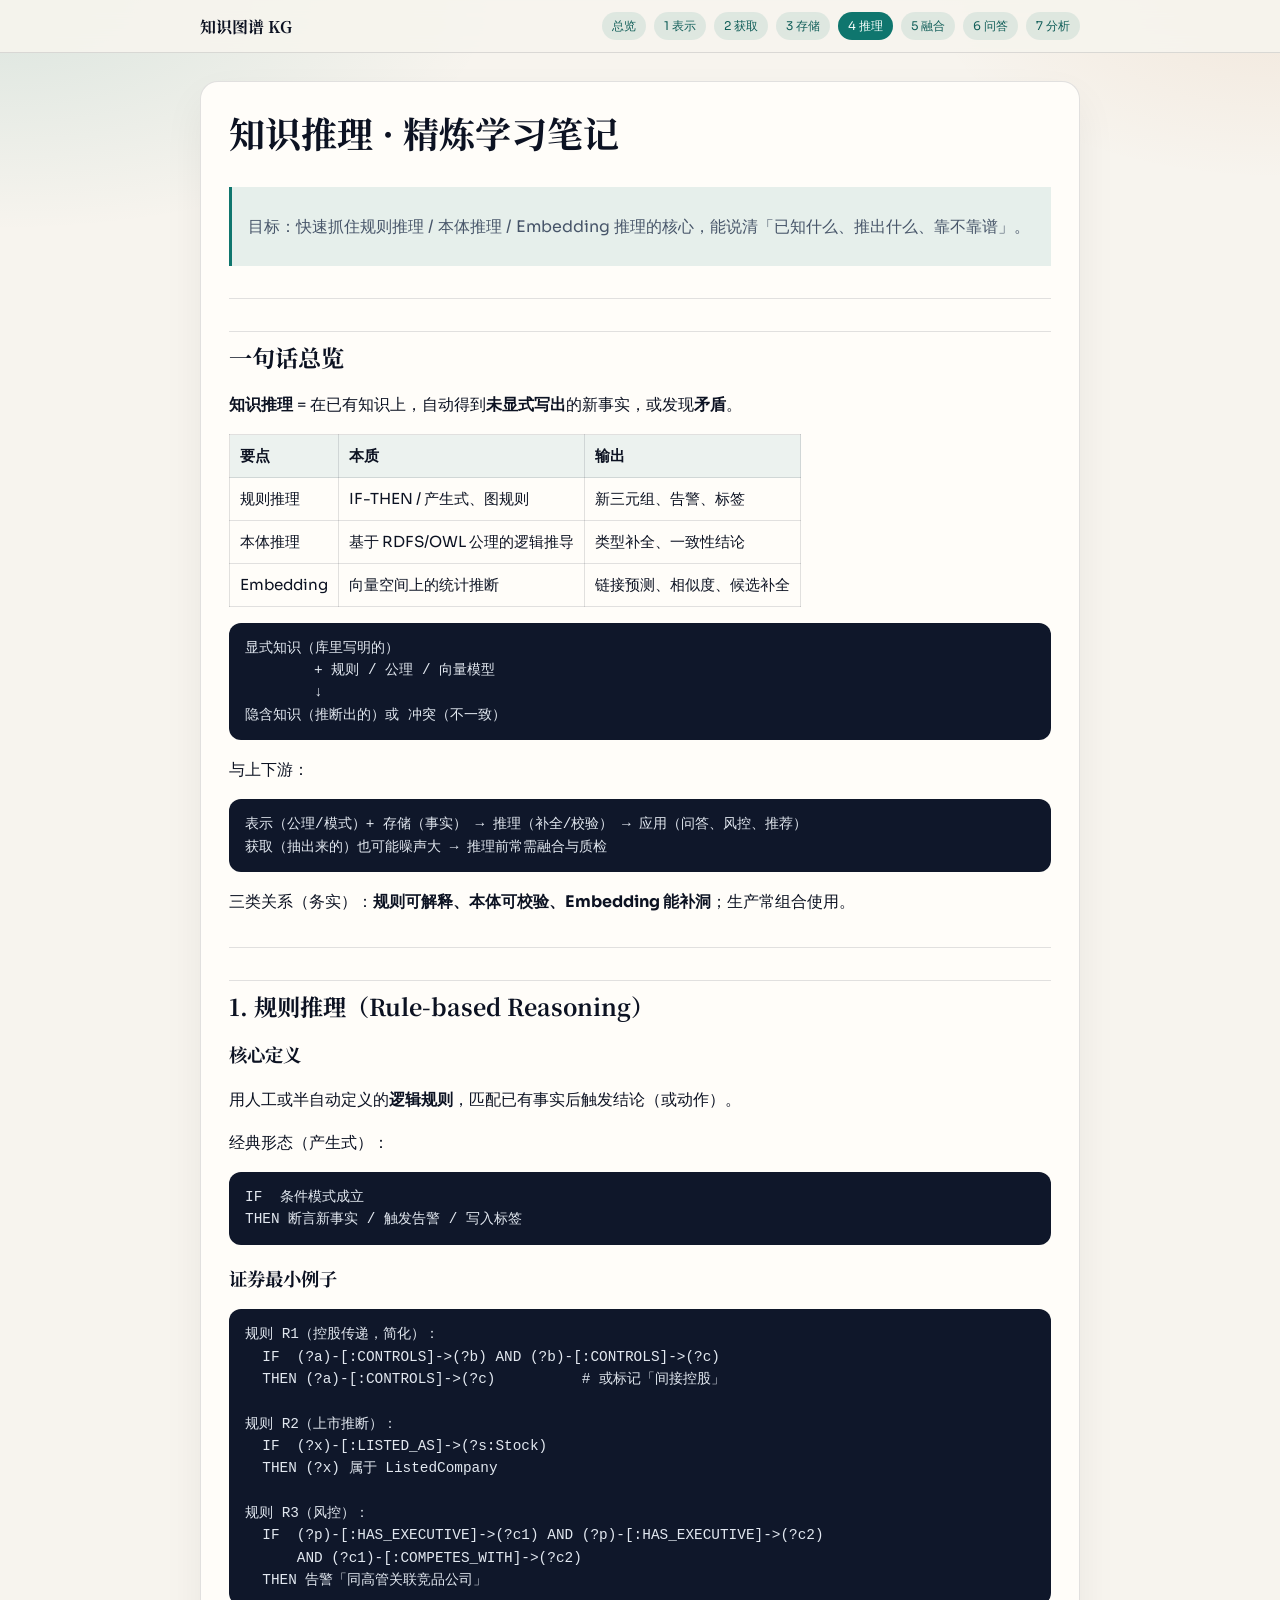
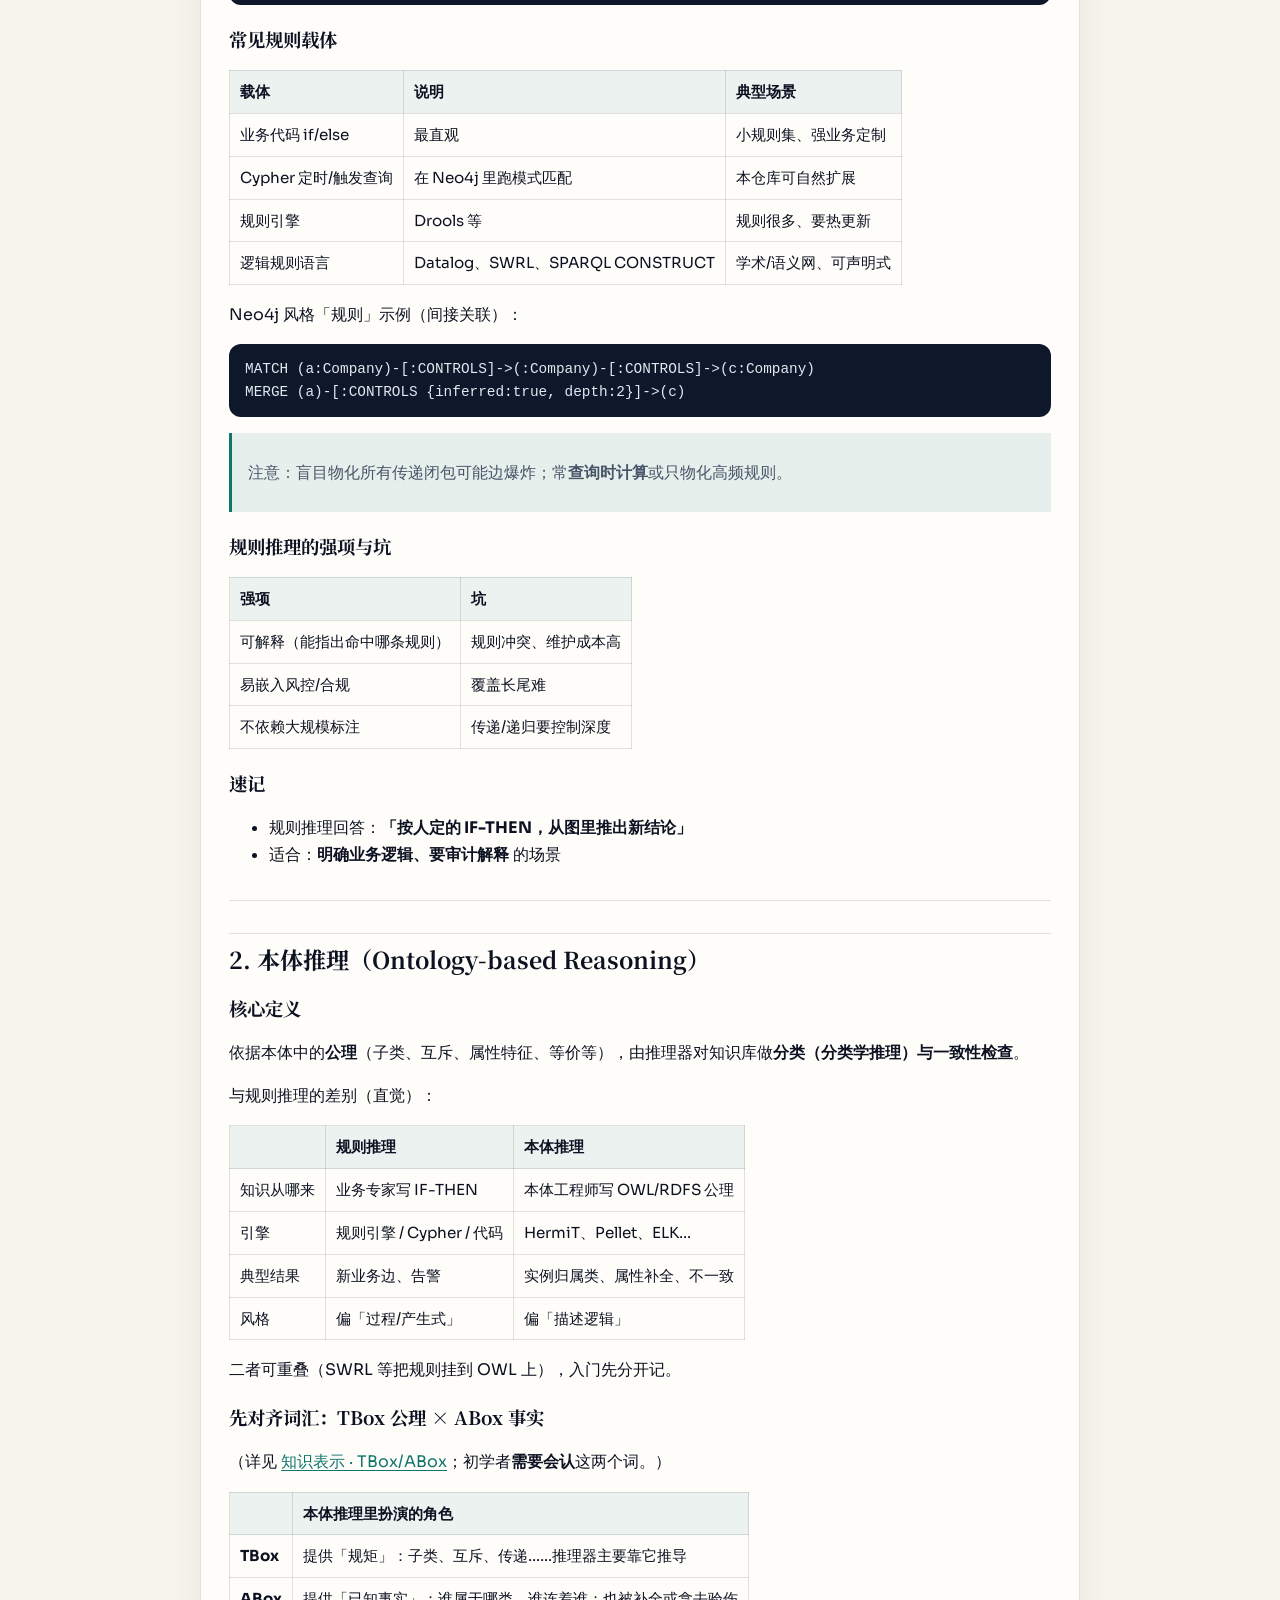
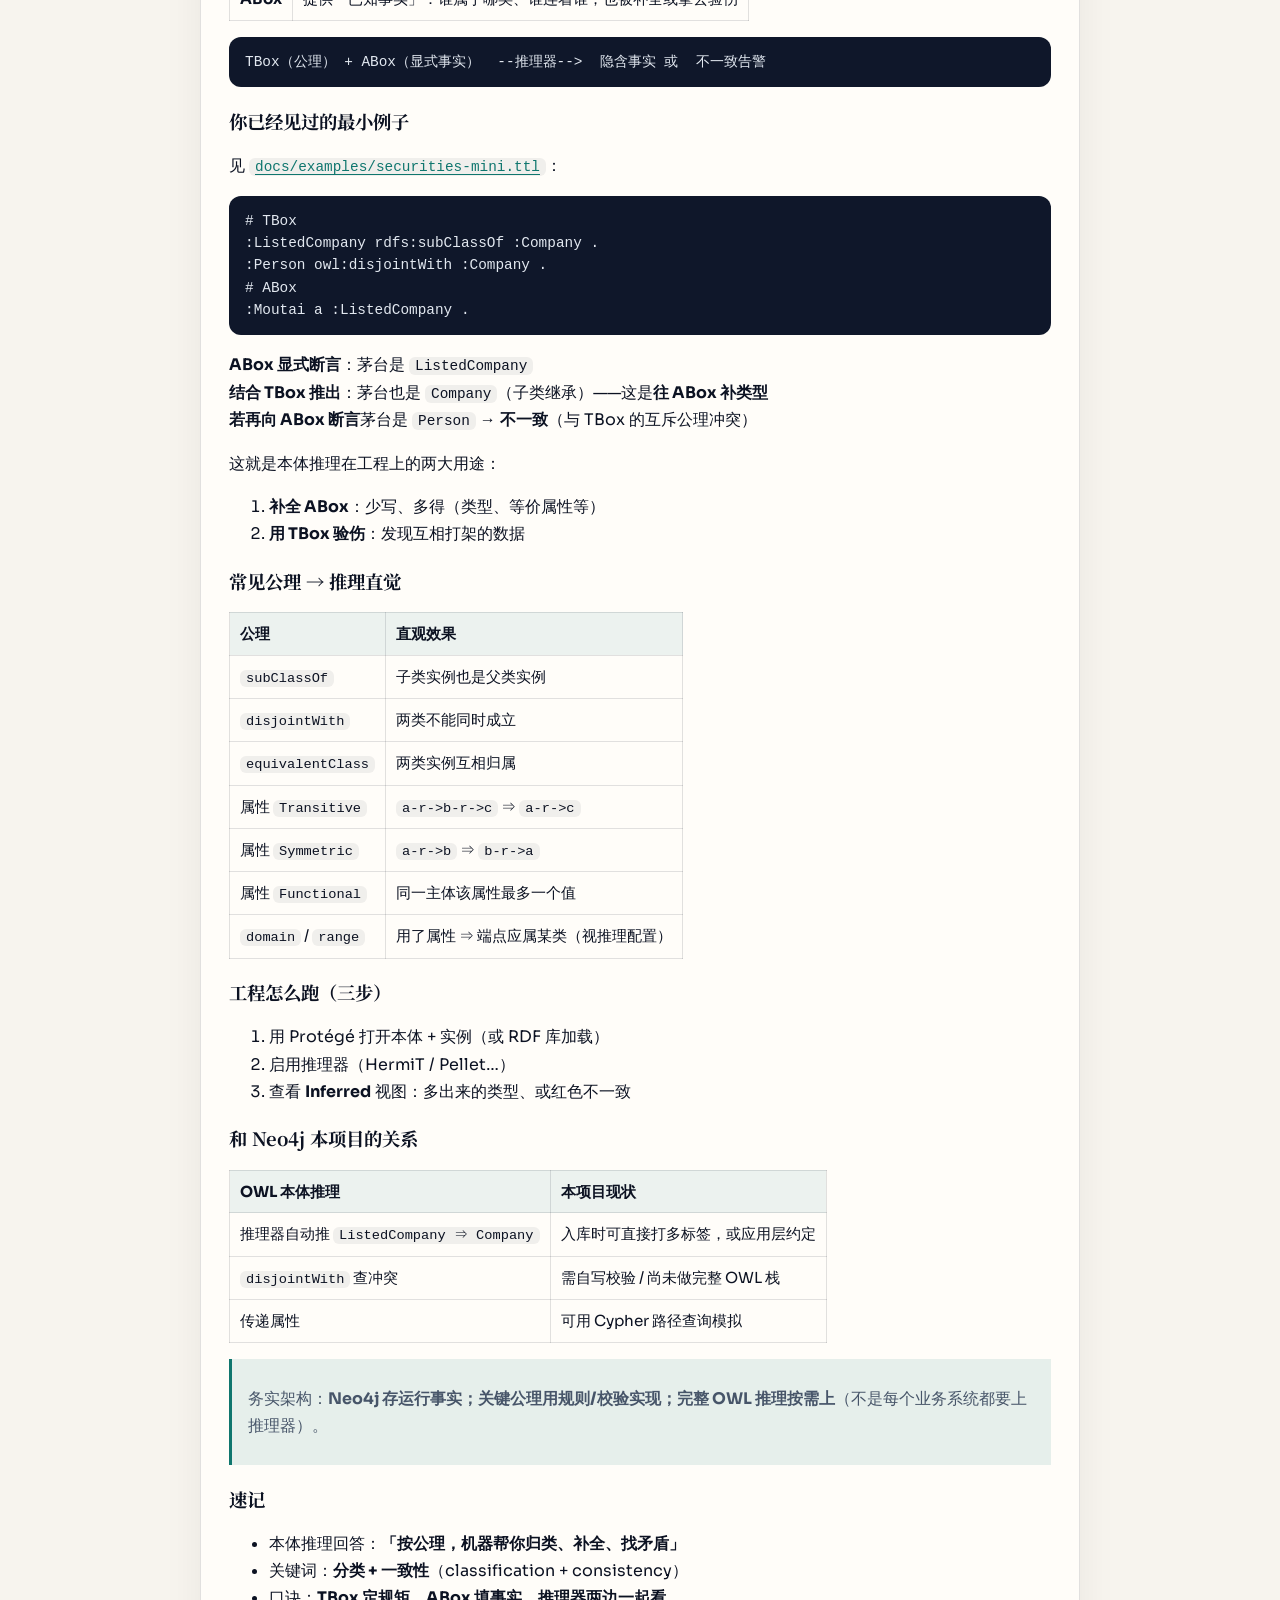
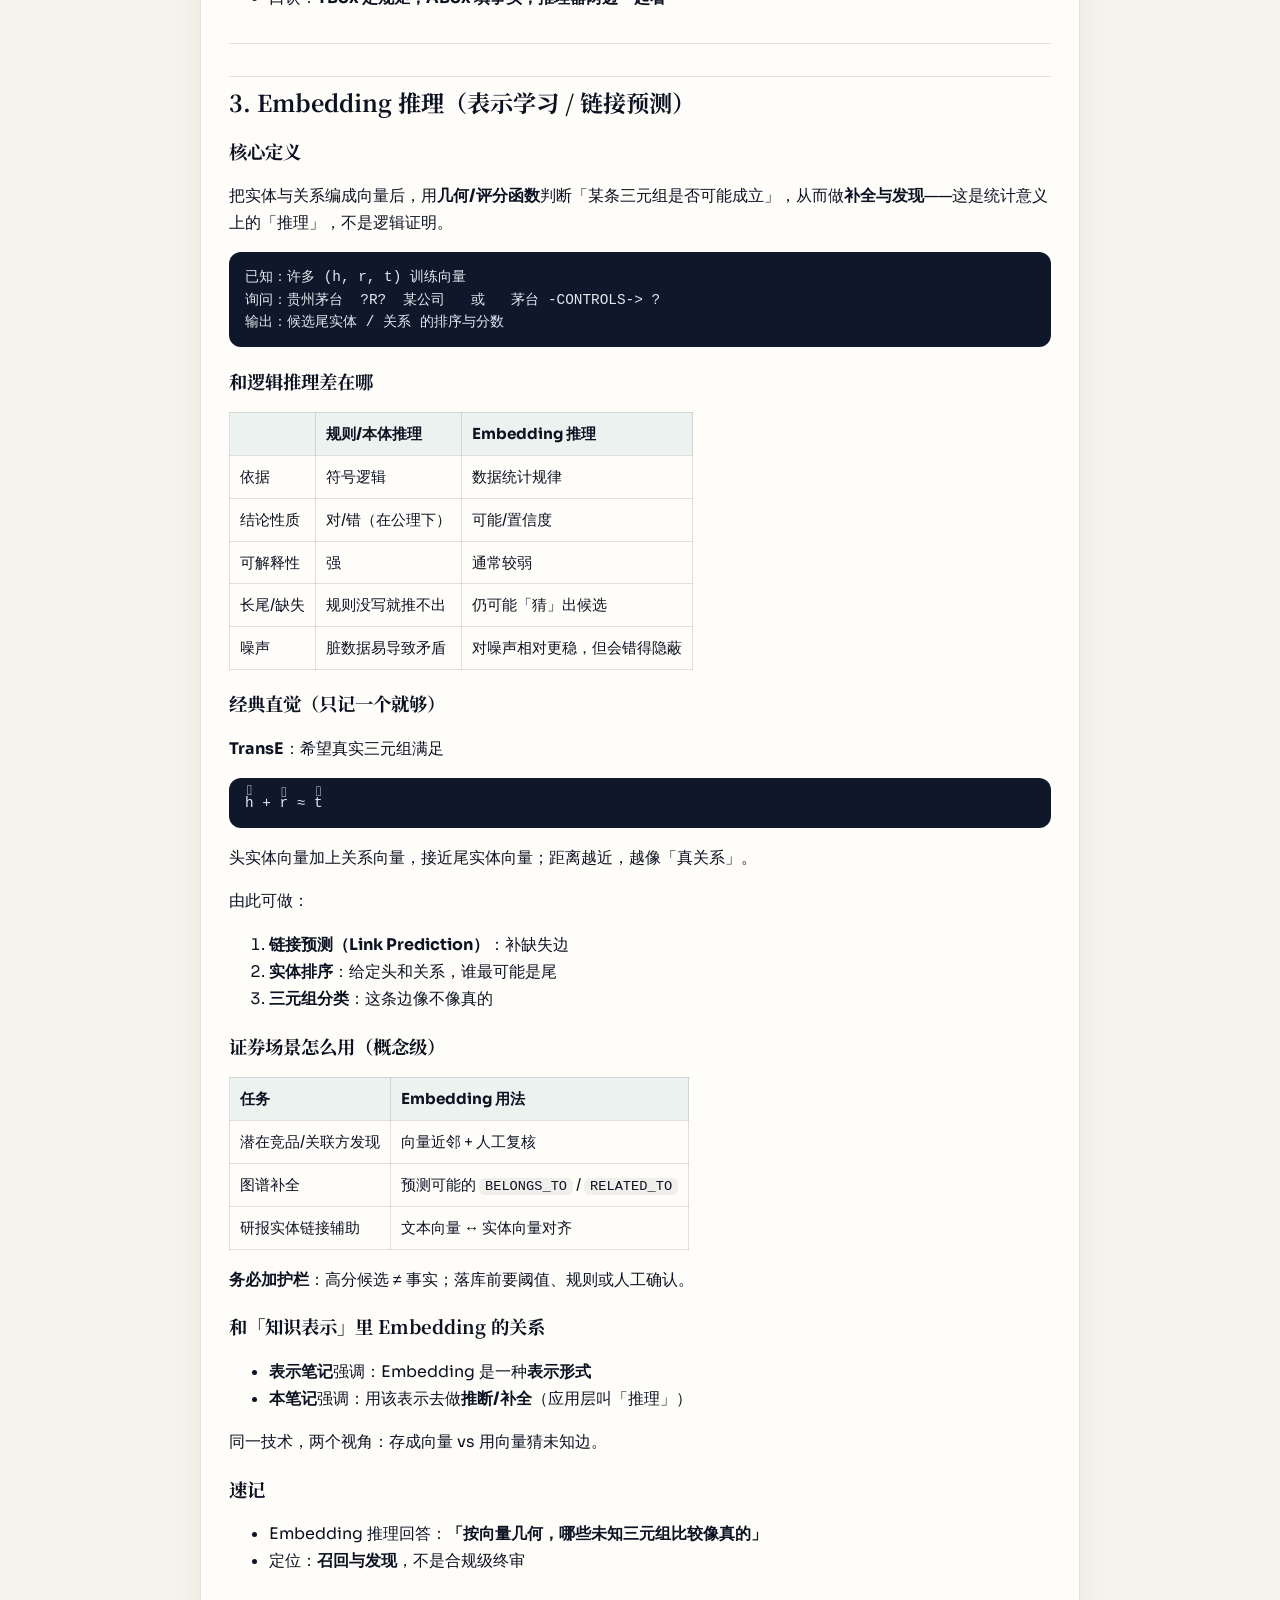
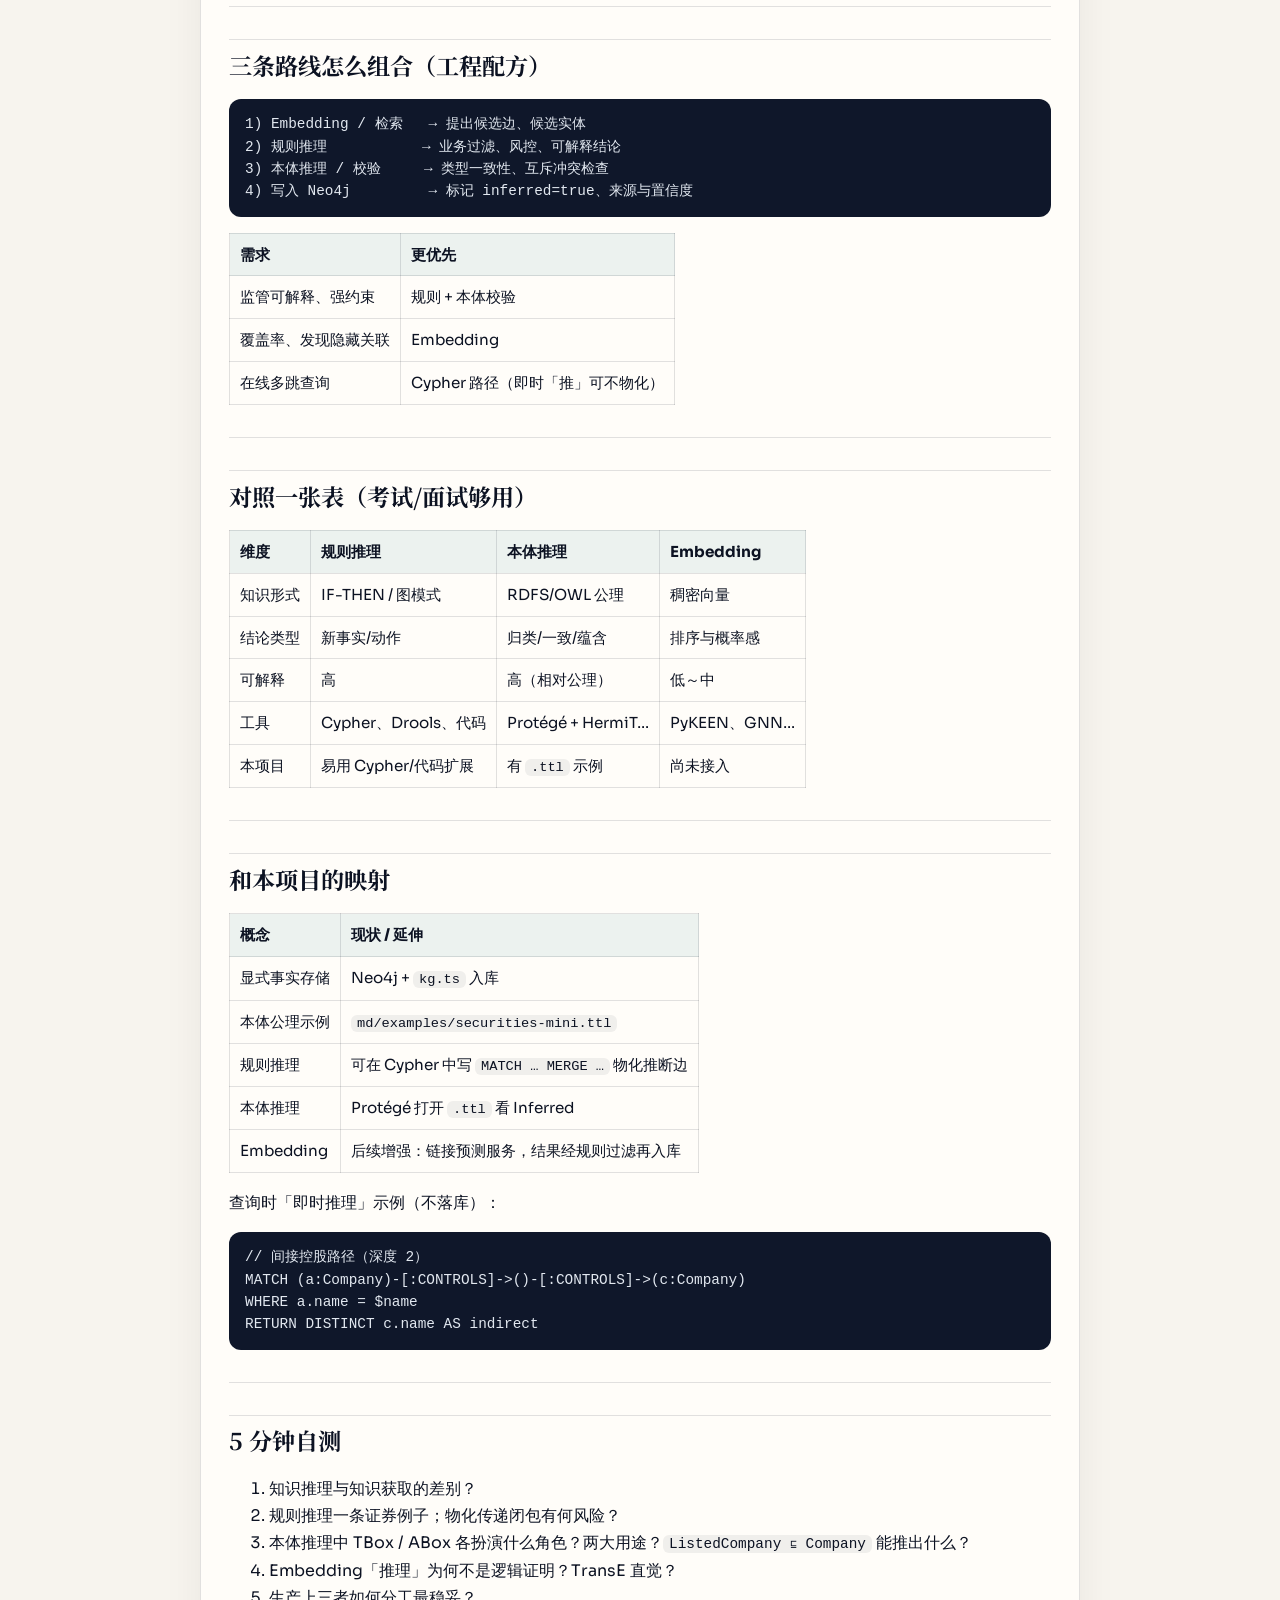
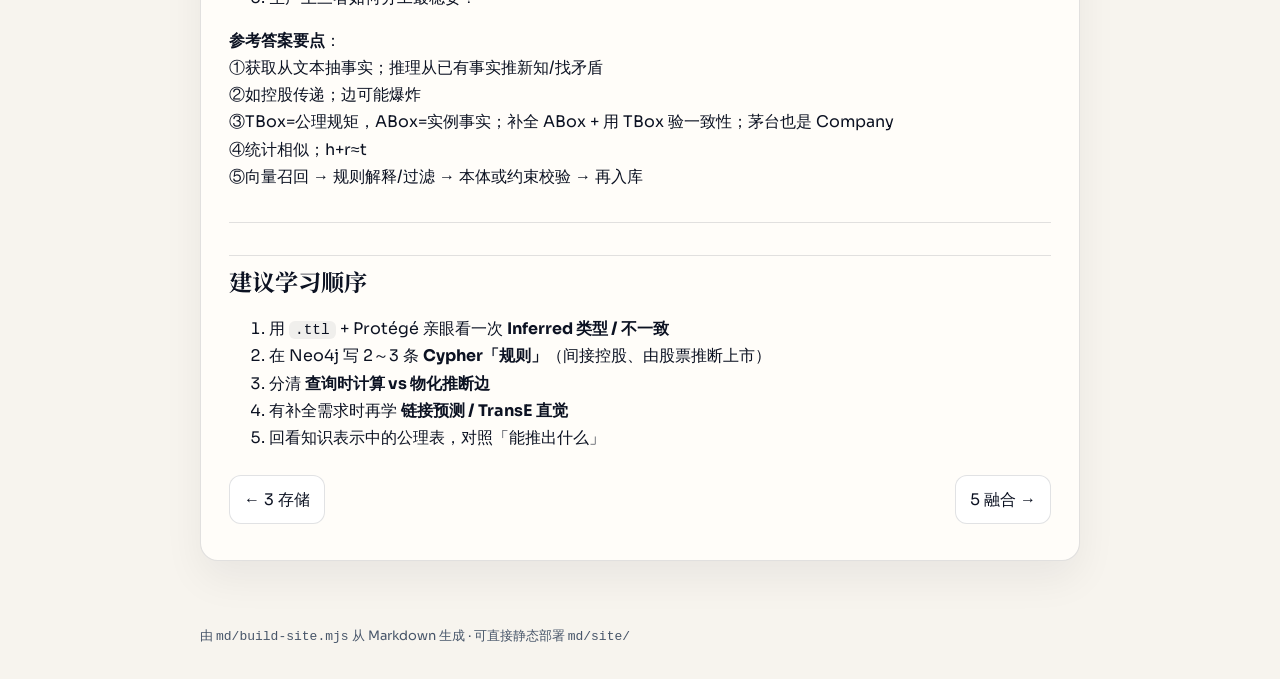
<file: docs/4-知识推理.html>
<!DOCTYPE html>
<html lang="zh-CN">
<head>
  <meta charset="UTF-8" />
  <meta name="viewport" content="width=device-width, initial-scale=1.0" />
  <title>4、知识推理 · 证券知识图谱</title>
  <link rel="preconnect" href="https://fonts.googleapis.com" />
  <link rel="preconnect" href="https://fonts.gstatic.com" crossorigin />
  <link href="https://fonts.googleapis.com/css2?family=Noto+Serif+SC:wght@600;700&family=Sora:wght@400;500;600&display=swap" rel="stylesheet" />
  <link rel="stylesheet" href="assets/site.css" />
</head>
<body>
  <header class="topbar">
    <div class="topbar-inner">
      <a class="brand" href="index.html">知识图谱 KG</a>
      <nav class="nav">
          <a href="index.html">总览</a>
          <a href="1-知识表示.html">1 表示</a>
          <a href="2-知识获取.html">2 获取</a>
          <a href="3-知识存储.html">3 存储</a>
          <a href="4-知识推理.html" class="active">4 推理</a>
          <a href="5-知识融合.html">5 融合</a>
          <a href="6-知识问答.html">6 问答</a>
          <a href="7-知识分析.html">7 分析</a>
      </nav>
    </div>
  </header>
  <main class="wrap">
    <article class="article">
      <h1>知识推理 · 精炼学习笔记</h1>
<blockquote>
<p>目标：快速抓住规则推理 / 本体推理 / Embedding 推理的核心，能说清「已知什么、推出什么、靠不靠谱」。</p>
</blockquote>
<hr>
<h2>一句话总览</h2>
<p><strong>知识推理</strong> = 在已有知识上，自动得到<strong>未显式写出</strong>的新事实，或发现<strong>矛盾</strong>。</p>
<table>
<thead>
<tr>
<th>要点</th>
<th>本质</th>
<th>输出</th>
</tr>
</thead>
<tbody><tr>
<td>规则推理</td>
<td>IF-THEN / 产生式、图规则</td>
<td>新三元组、告警、标签</td>
</tr>
<tr>
<td>本体推理</td>
<td>基于 RDFS/OWL 公理的逻辑推导</td>
<td>类型补全、一致性结论</td>
</tr>
<tr>
<td>Embedding</td>
<td>向量空间上的统计推断</td>
<td>链接预测、相似度、候选补全</td>
</tr>
</tbody></table>
<pre><code class="language-text">显式知识（库里写明的）
        + 规则 / 公理 / 向量模型
        ↓
隐含知识（推断出的）或 冲突（不一致）
</code></pre>
<p>与上下游：</p>
<pre><code class="language-text">表示（公理/模式）+ 存储（事实） → 推理（补全/校验） → 应用（问答、风控、推荐）
获取（抽出来的）也可能噪声大 → 推理前常需融合与质检
</code></pre>
<p>三类关系（务实）：<strong>规则可解释、本体可校验、Embedding 能补洞</strong>；生产常组合使用。</p>
<hr>
<h2>1. 规则推理（Rule-based Reasoning）</h2>
<h3>核心定义</h3>
<p>用人工或半自动定义的<strong>逻辑规则</strong>，匹配已有事实后触发结论（或动作）。</p>
<p>经典形态（产生式）：</p>
<pre><code class="language-text">IF  条件模式成立
THEN 断言新事实 / 触发告警 / 写入标签
</code></pre>
<h3>证券最小例子</h3>
<pre><code class="language-text">规则 R1（控股传递，简化）：
  IF  (?a)-[:CONTROLS]-&gt;(?b) AND (?b)-[:CONTROLS]-&gt;(?c)
  THEN (?a)-[:CONTROLS]-&gt;(?c)          # 或标记「间接控股」

规则 R2（上市推断）：
  IF  (?x)-[:LISTED_AS]-&gt;(?s:Stock)
  THEN (?x) 属于 ListedCompany

规则 R3（风控）：
  IF  (?p)-[:HAS_EXECUTIVE]-&gt;(?c1) AND (?p)-[:HAS_EXECUTIVE]-&gt;(?c2)
      AND (?c1)-[:COMPETES_WITH]-&gt;(?c2)
  THEN 告警「同高管关联竞品公司」
</code></pre>
<h3>常见规则载体</h3>
<table>
<thead>
<tr>
<th>载体</th>
<th>说明</th>
<th>典型场景</th>
</tr>
</thead>
<tbody><tr>
<td>业务代码 if/else</td>
<td>最直观</td>
<td>小规则集、强业务定制</td>
</tr>
<tr>
<td>Cypher 定时/触发查询</td>
<td>在 Neo4j 里跑模式匹配</td>
<td>本仓库可自然扩展</td>
</tr>
<tr>
<td>规则引擎</td>
<td>Drools 等</td>
<td>规则很多、要热更新</td>
</tr>
<tr>
<td>逻辑规则语言</td>
<td>Datalog、SWRL、SPARQL CONSTRUCT</td>
<td>学术/语义网、可声明式</td>
</tr>
</tbody></table>
<p>Neo4j 风格「规则」示例（间接关联）：</p>
<pre><code class="language-cypher">MATCH (a:Company)-[:CONTROLS]-&gt;(:Company)-[:CONTROLS]-&gt;(c:Company)
MERGE (a)-[:CONTROLS {inferred:true, depth:2}]-&gt;(c)
</code></pre>
<blockquote>
<p>注意：盲目物化所有传递闭包可能边爆炸；常<strong>查询时计算</strong>或只物化高频规则。</p>
</blockquote>
<h3>规则推理的强项与坑</h3>
<table>
<thead>
<tr>
<th>强项</th>
<th>坑</th>
</tr>
</thead>
<tbody><tr>
<td>可解释（能指出命中哪条规则）</td>
<td>规则冲突、维护成本高</td>
</tr>
<tr>
<td>易嵌入风控/合规</td>
<td>覆盖长尾难</td>
</tr>
<tr>
<td>不依赖大规模标注</td>
<td>传递/递归要控制深度</td>
</tr>
</tbody></table>
<h3>速记</h3>
<ul>
<li>规则推理回答：<strong>「按人定的 IF-THEN，从图里推出新结论」</strong></li>
<li>适合：<strong>明确业务逻辑、要审计解释</strong> 的场景</li>
</ul>
<hr>
<h2>2. 本体推理（Ontology-based Reasoning）</h2>
<h3>核心定义</h3>
<p>依据本体中的<strong>公理</strong>（子类、互斥、属性特征、等价等），由推理器对知识库做<strong>分类（分类学推理）<strong>与</strong>一致性检查</strong>。</p>
<p>与规则推理的差别（直觉）：</p>
<table>
<thead>
<tr>
<th></th>
<th>规则推理</th>
<th>本体推理</th>
</tr>
</thead>
<tbody><tr>
<td>知识从哪来</td>
<td>业务专家写 IF-THEN</td>
<td>本体工程师写 OWL/RDFS 公理</td>
</tr>
<tr>
<td>引擎</td>
<td>规则引擎 / Cypher / 代码</td>
<td>HermiT、Pellet、ELK…</td>
</tr>
<tr>
<td>典型结果</td>
<td>新业务边、告警</td>
<td>实例归属类、属性补全、不一致</td>
</tr>
<tr>
<td>风格</td>
<td>偏「过程/产生式」</td>
<td>偏「描述逻辑」</td>
</tr>
</tbody></table>
<p>二者可重叠（SWRL 等把规则挂到 OWL 上），入门先分开记。</p>
<h3>先对齐词汇：TBox 公理 × ABox 事实</h3>
<p>（详见 <a href="1-%E7%9F%A5%E8%AF%86%E8%A1%A8%E7%A4%BA.html">知识表示 · TBox/ABox</a>；初学者<strong>需要会认</strong>这两个词。）</p>
<table>
<thead>
<tr>
<th></th>
<th>本体推理里扮演的角色</th>
</tr>
</thead>
<tbody><tr>
<td><strong>TBox</strong></td>
<td>提供「规矩」：子类、互斥、传递……推理器主要靠它推导</td>
</tr>
<tr>
<td><strong>ABox</strong></td>
<td>提供「已知事实」：谁属于哪类、谁连着谁；也被补全或拿去验伤</td>
</tr>
</tbody></table>
<pre><code class="language-text">TBox（公理） + ABox（显式事实）  --推理器-->  隐含事实 或  不一致告警
</code></pre>
<h3>你已经见过的最小例子</h3>
<p>见 <a href="examples/securities-mini.ttl"><code>docs/examples/securities-mini.ttl</code></a>：</p>
<pre><code class="language-turtle"># TBox
:ListedCompany rdfs:subClassOf :Company .
:Person owl:disjointWith :Company .
# ABox
:Moutai a :ListedCompany .
</code></pre>
<p><strong>ABox 显式断言</strong>：茅台是 <code>ListedCompany</code><br><strong>结合 TBox 推出</strong>：茅台也是 <code>Company</code>（子类继承）——这是<strong>往 ABox 补类型</strong><br><strong>若再向 ABox 断言</strong>茅台是 <code>Person</code> → <strong>不一致</strong>（与 TBox 的互斥公理冲突）</p>
<p>这就是本体推理在工程上的两大用途：</p>
<ol>
<li><strong>补全 ABox</strong>：少写、多得（类型、等价属性等）  </li>
<li><strong>用 TBox 验伤</strong>：发现互相打架的数据</li>
</ol>
<h3>常见公理 → 推理直觉</h3>
<table>
<thead>
<tr>
<th>公理</th>
<th>直观效果</th>
</tr>
</thead>
<tbody><tr>
<td><code>subClassOf</code></td>
<td>子类实例也是父类实例</td>
</tr>
<tr>
<td><code>disjointWith</code></td>
<td>两类不能同时成立</td>
</tr>
<tr>
<td><code>equivalentClass</code></td>
<td>两类实例互相归属</td>
</tr>
<tr>
<td>属性 <code>Transitive</code></td>
<td><code>a-r-&gt;b-r-&gt;c</code> ⇒ <code>a-r-&gt;c</code></td>
</tr>
<tr>
<td>属性 <code>Symmetric</code></td>
<td><code>a-r-&gt;b</code> ⇒ <code>b-r-&gt;a</code></td>
</tr>
<tr>
<td>属性 <code>Functional</code></td>
<td>同一主体该属性最多一个值</td>
</tr>
<tr>
<td><code>domain</code> / <code>range</code></td>
<td>用了属性 ⇒ 端点应属某类（视推理配置）</td>
</tr>
</tbody></table>
<h3>工程怎么跑（三步）</h3>
<ol>
<li>用 Protégé 打开本体 + 实例（或 RDF 库加载）  </li>
<li>启用推理器（HermiT / Pellet…）  </li>
<li>查看 <strong>Inferred</strong> 视图：多出来的类型、或红色不一致</li>
</ol>
<h3>和 Neo4j 本项目的关系</h3>
<table>
<thead>
<tr>
<th>OWL 本体推理</th>
<th>本项目现状</th>
</tr>
</thead>
<tbody><tr>
<td>推理器自动推 <code>ListedCompany ⇒ Company</code></td>
<td>入库时可直接打多标签，或应用层约定</td>
</tr>
<tr>
<td><code>disjointWith</code> 查冲突</td>
<td>需自写校验 / 尚未做完整 OWL 栈</td>
</tr>
<tr>
<td>传递属性</td>
<td>可用 Cypher 路径查询模拟</td>
</tr>
</tbody></table>
<blockquote>
<p>务实架构：<strong>Neo4j 存运行事实；关键公理用规则/校验实现；完整 OWL 推理按需上</strong>（不是每个业务系统都要上推理器）。</p>
</blockquote>
<h3>速记</h3>
<ul>
<li>本体推理回答：<strong>「按公理，机器帮你归类、补全、找矛盾」</strong></li>
<li>关键词：<strong>分类 + 一致性</strong>（classification + consistency）</li>
<li>口诀：<strong>TBox 定规矩，ABox 填事实，推理器两边一起看</strong></li>
</ul>
<hr>
<h2>3. Embedding 推理（表示学习 / 链接预测）</h2>
<h3>核心定义</h3>
<p>把实体与关系编成向量后，用<strong>几何/评分函数</strong>判断「某条三元组是否可能成立」，从而做<strong>补全与发现</strong>——这是统计意义上的「推理」，不是逻辑证明。</p>
<pre><code class="language-text">已知：许多 (h, r, t) 训练向量
询问：贵州茅台  ?R?  某公司   或   茅台 -CONTROLS-&gt; ?
输出：候选尾实体 / 关系 的排序与分数
</code></pre>
<h3>和逻辑推理差在哪</h3>
<table>
<thead>
<tr>
<th></th>
<th>规则/本体推理</th>
<th>Embedding 推理</th>
</tr>
</thead>
<tbody><tr>
<td>依据</td>
<td>符号逻辑</td>
<td>数据统计规律</td>
</tr>
<tr>
<td>结论性质</td>
<td>对/错（在公理下）</td>
<td>可能/置信度</td>
</tr>
<tr>
<td>可解释性</td>
<td>强</td>
<td>通常较弱</td>
</tr>
<tr>
<td>长尾/缺失</td>
<td>规则没写就推不出</td>
<td>仍可能「猜」出候选</td>
</tr>
<tr>
<td>噪声</td>
<td>脏数据易导致矛盾</td>
<td>对噪声相对更稳，但会错得隐蔽</td>
</tr>
</tbody></table>
<h3>经典直觉（只记一个就够）</h3>
<p><strong>TransE</strong>：希望真实三元组满足</p>
<pre><code class="language-text">h⃗ + r⃗ ≈ t⃗
</code></pre>
<p>头实体向量加上关系向量，接近尾实体向量；距离越近，越像「真关系」。</p>
<p>由此可做：</p>
<ol>
<li><strong>链接预测（Link Prediction）</strong>：补缺失边  </li>
<li><strong>实体排序</strong>：给定头和关系，谁最可能是尾  </li>
<li><strong>三元组分类</strong>：这条边像不像真的</li>
</ol>
<h3>证券场景怎么用（概念级）</h3>
<table>
<thead>
<tr>
<th>任务</th>
<th>Embedding 用法</th>
</tr>
</thead>
<tbody><tr>
<td>潜在竞品/关联方发现</td>
<td>向量近邻 + 人工复核</td>
</tr>
<tr>
<td>图谱补全</td>
<td>预测可能的 <code>BELONGS_TO</code> / <code>RELATED_TO</code></td>
</tr>
<tr>
<td>研报实体链接辅助</td>
<td>文本向量 ↔ 实体向量对齐</td>
</tr>
</tbody></table>
<p><strong>务必加护栏</strong>：高分候选 ≠ 事实；落库前要阈值、规则或人工确认。</p>
<h3>和「知识表示」里 Embedding 的关系</h3>
<ul>
<li><strong>表示笔记</strong>强调：Embedding 是一种<strong>表示形式</strong>  </li>
<li><strong>本笔记</strong>强调：用该表示去做<strong>推断/补全</strong>（应用层叫「推理」）</li>
</ul>
<p>同一技术，两个视角：存成向量 vs 用向量猜未知边。</p>
<h3>速记</h3>
<ul>
<li>Embedding 推理回答：<strong>「按向量几何，哪些未知三元组比较像真的」</strong></li>
<li>定位：<strong>召回与发现</strong>，不是合规级终审</li>
</ul>
<hr>
<h2>三条路线怎么组合（工程配方）</h2>
<pre><code class="language-text">1) Embedding / 检索   → 提出候选边、候选实体
2) 规则推理           → 业务过滤、风控、可解释结论
3) 本体推理 / 校验     → 类型一致性、互斥冲突检查
4) 写入 Neo4j         → 标记 inferred=true、来源与置信度
</code></pre>
<table>
<thead>
<tr>
<th>需求</th>
<th>更优先</th>
</tr>
</thead>
<tbody><tr>
<td>监管可解释、强约束</td>
<td>规则 + 本体校验</td>
</tr>
<tr>
<td>覆盖率、发现隐藏关联</td>
<td>Embedding</td>
</tr>
<tr>
<td>在线多跳查询</td>
<td>Cypher 路径（即时「推」可不物化）</td>
</tr>
</tbody></table>
<hr>
<h2>对照一张表（考试/面试够用）</h2>
<table>
<thead>
<tr>
<th>维度</th>
<th>规则推理</th>
<th>本体推理</th>
<th>Embedding</th>
</tr>
</thead>
<tbody><tr>
<td>知识形式</td>
<td>IF-THEN / 图模式</td>
<td>RDFS/OWL 公理</td>
<td>稠密向量</td>
</tr>
<tr>
<td>结论类型</td>
<td>新事实/动作</td>
<td>归类/一致/蕴含</td>
<td>排序与概率感</td>
</tr>
<tr>
<td>可解释</td>
<td>高</td>
<td>高（相对公理）</td>
<td>低～中</td>
</tr>
<tr>
<td>工具</td>
<td>Cypher、Drools、代码</td>
<td>Protégé + HermiT…</td>
<td>PyKEEN、GNN…</td>
</tr>
<tr>
<td>本项目</td>
<td>易用 Cypher/代码扩展</td>
<td>有 <code>.ttl</code> 示例</td>
<td>尚未接入</td>
</tr>
</tbody></table>
<hr>
<h2>和本项目的映射</h2>
<table>
<thead>
<tr>
<th>概念</th>
<th>现状 / 延伸</th>
</tr>
</thead>
<tbody><tr>
<td>显式事实存储</td>
<td>Neo4j + <code>kg.ts</code> 入库</td>
</tr>
<tr>
<td>本体公理示例</td>
<td><code>md/examples/securities-mini.ttl</code></td>
</tr>
<tr>
<td>规则推理</td>
<td>可在 Cypher 中写 <code>MATCH … MERGE …</code> 物化推断边</td>
</tr>
<tr>
<td>本体推理</td>
<td>Protégé 打开 <code>.ttl</code> 看 Inferred</td>
</tr>
<tr>
<td>Embedding</td>
<td>后续增强：链接预测服务，结果经规则过滤再入库</td>
</tr>
</tbody></table>
<p>查询时「即时推理」示例（不落库）：</p>
<pre><code class="language-cypher">// 间接控股路径（深度 2）
MATCH (a:Company)-[:CONTROLS]-&gt;()-[:CONTROLS]-&gt;(c:Company)
WHERE a.name = $name
RETURN DISTINCT c.name AS indirect
</code></pre>
<hr>
<h2>5 分钟自测</h2>
<ol>
<li>知识推理与知识获取的差别？  </li>
<li>规则推理一条证券例子；物化传递闭包有何风险？  </li>
<li>本体推理中 TBox / ABox 各扮演什么角色？两大用途？<code>ListedCompany ⊑ Company</code> 能推出什么？  </li>
<li>Embedding「推理」为何不是逻辑证明？TransE 直觉？  </li>
<li>生产上三者如何分工最稳妥？</li>
</ol>
<p><strong>参考答案要点</strong>：<br>①获取从文本抽事实；推理从已有事实推新知/找矛盾<br>②如控股传递；边可能爆炸<br>③TBox=公理规矩，ABox=实例事实；补全 ABox + 用 TBox 验一致性；茅台也是 Company<br>④统计相似；h+r≈t<br>⑤向量召回 → 规则解释/过滤 → 本体或约束校验 → 再入库</p>
<hr>
<h2>建议学习顺序</h2>
<ol>
<li>用 <code>.ttl</code> + Protégé 亲眼看一次 <strong>Inferred 类型 / 不一致</strong>  </li>
<li>在 Neo4j 写 2～3 条 <strong>Cypher「规则」</strong>（间接控股、由股票推断上市）  </li>
<li>分清 <strong>查询时计算 vs 物化推断边</strong>  </li>
<li>有补全需求时再学 <strong>链接预测 / TransE 直觉</strong>  </li>
<li>回看知识表示中的公理表，对照「能推出什么」</li>
</ol>

      <nav class="pager"><a href="3-知识存储.html">← 3 存储</a><a href="5-知识融合.html">5 融合 →</a></nav>
    </article>
  </main>
  <footer class="footer">
    由 <code>md/build-site.mjs</code> 从 Markdown 生成 · 可直接静态部署 <code>md/site/</code>
  </footer>
</body>
</html>
</file>
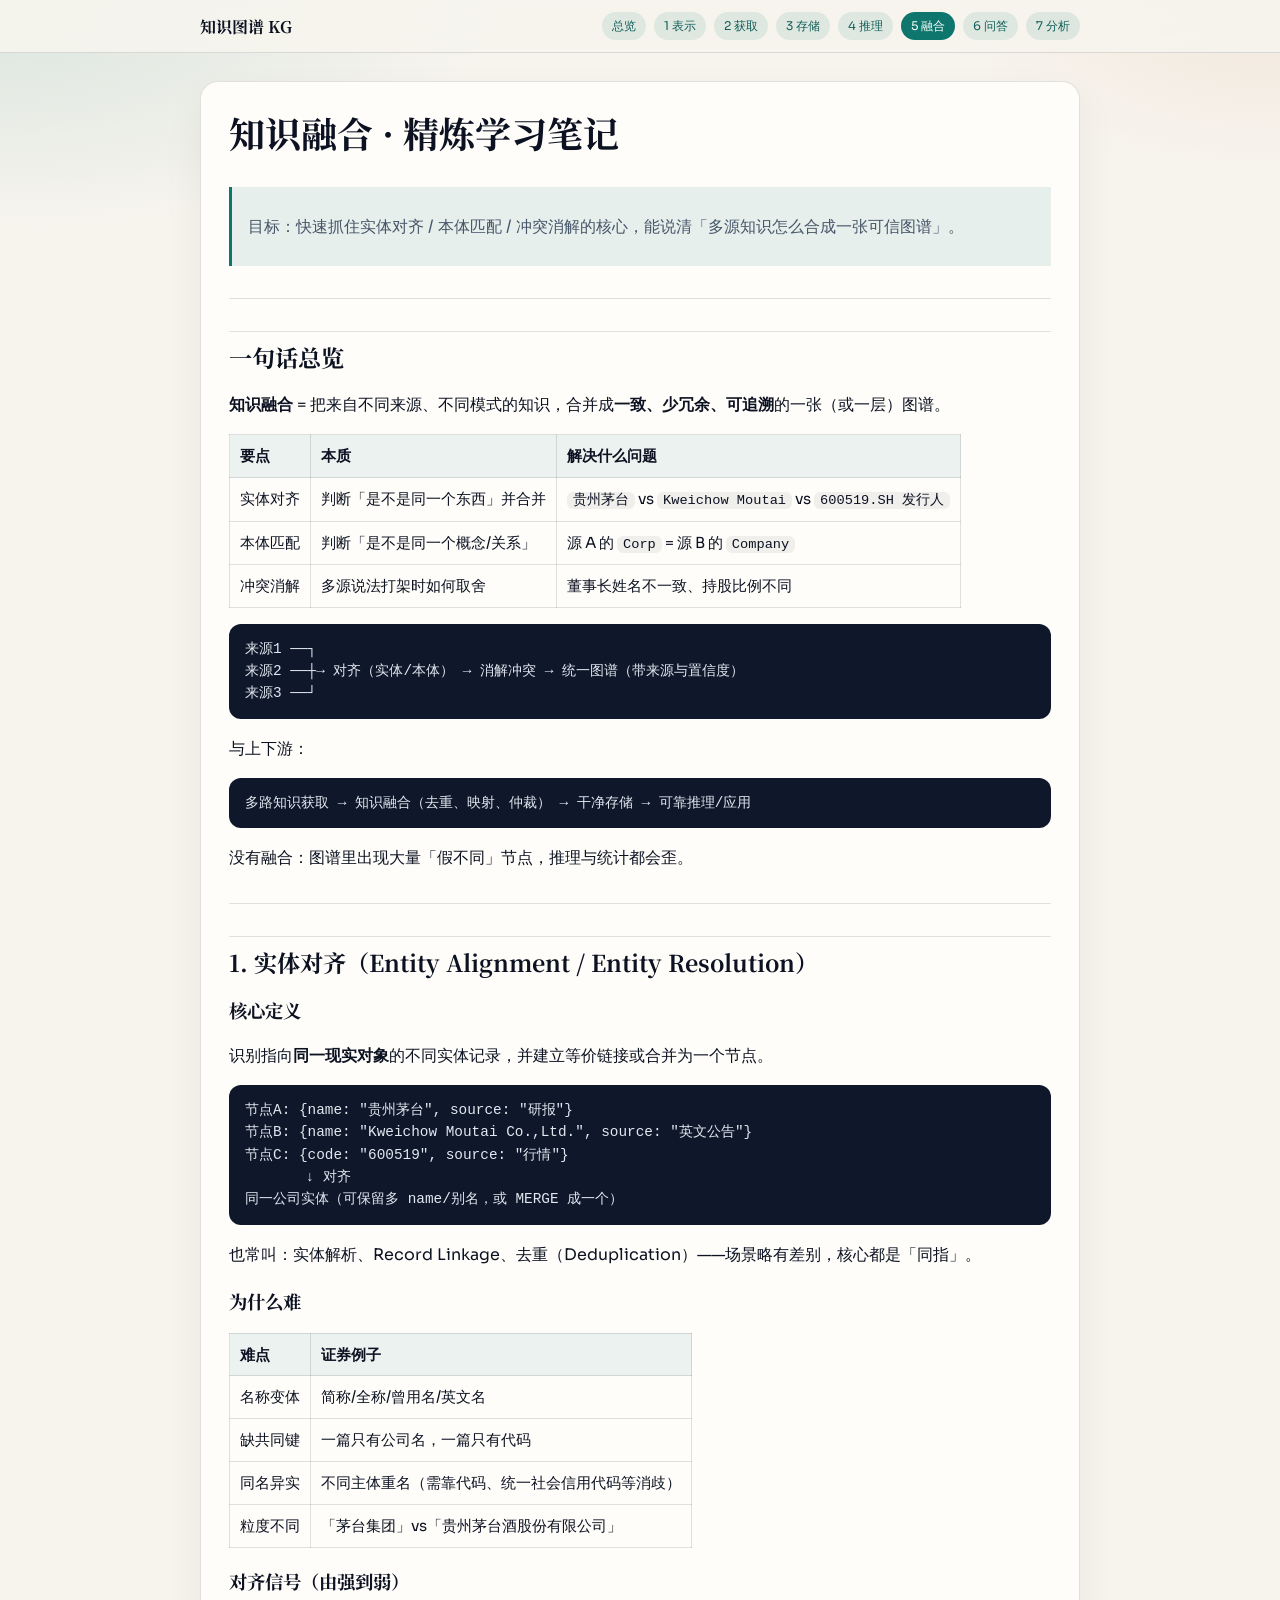
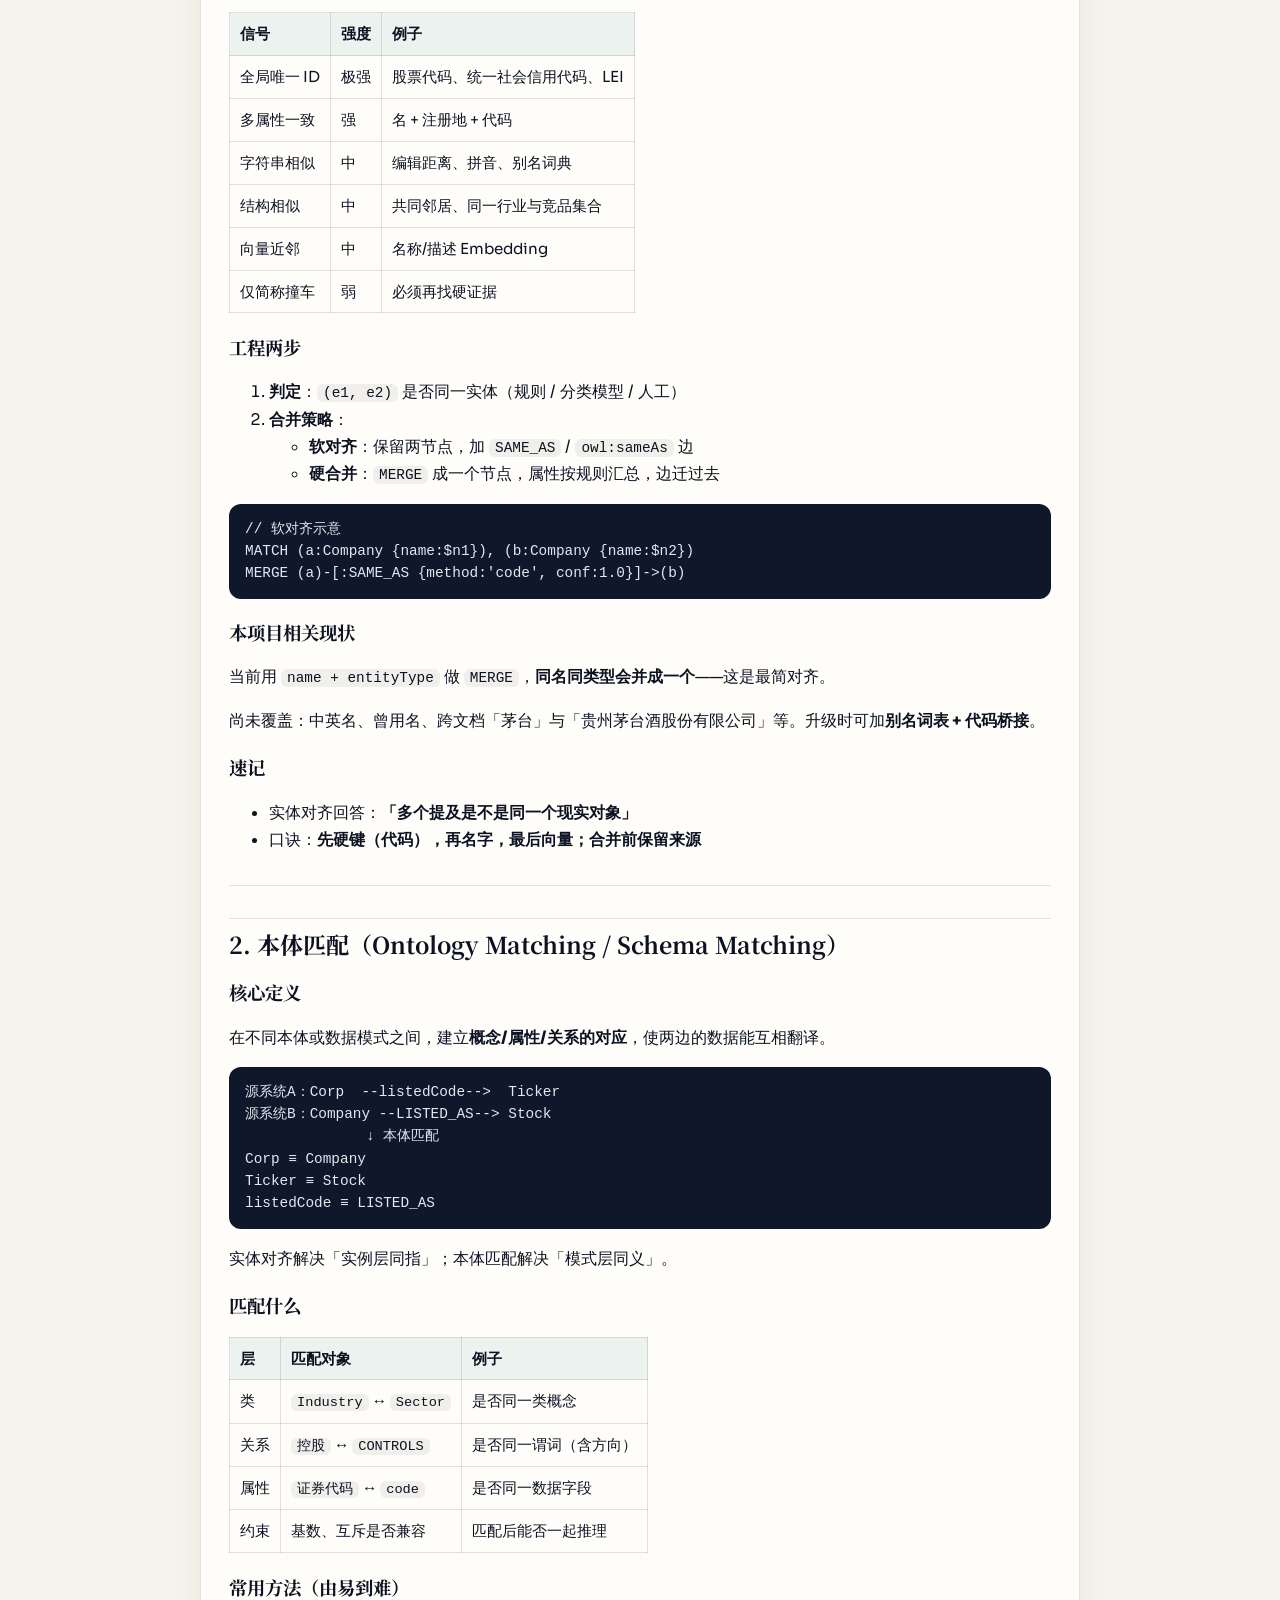
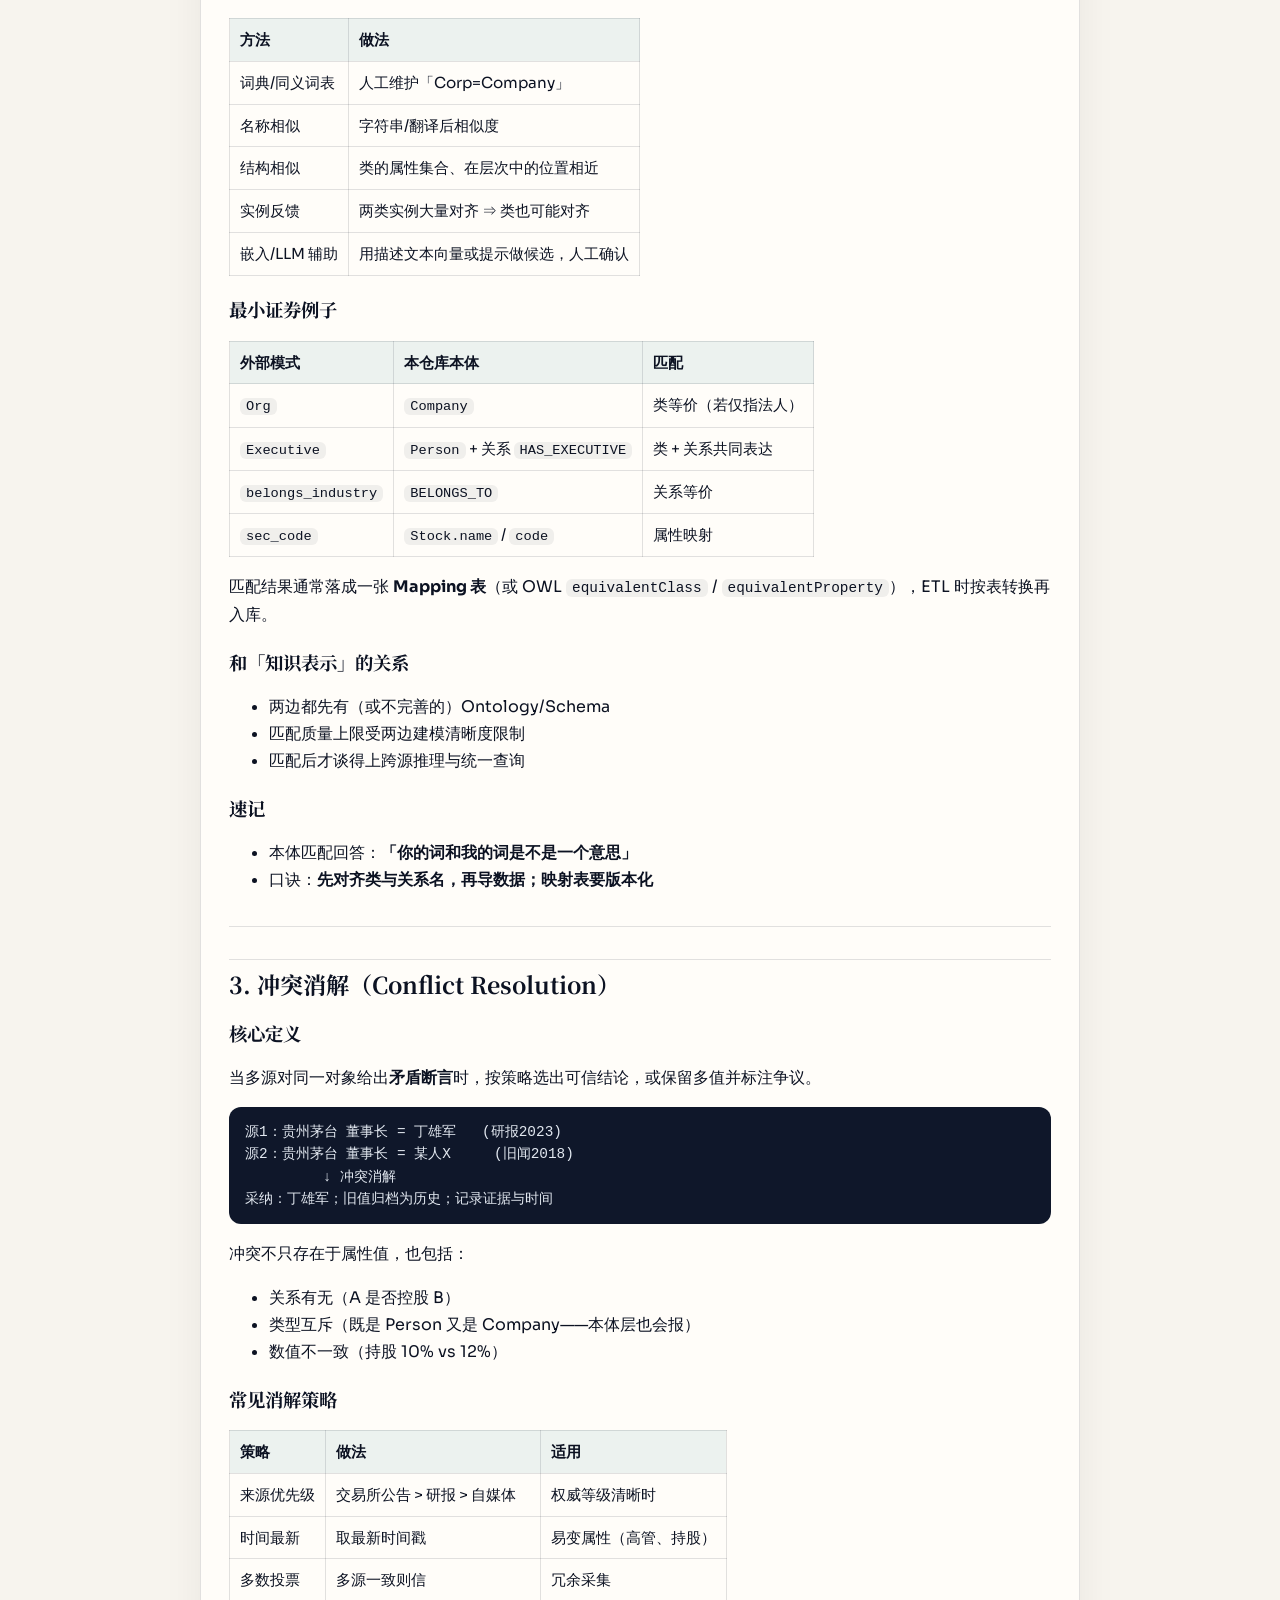
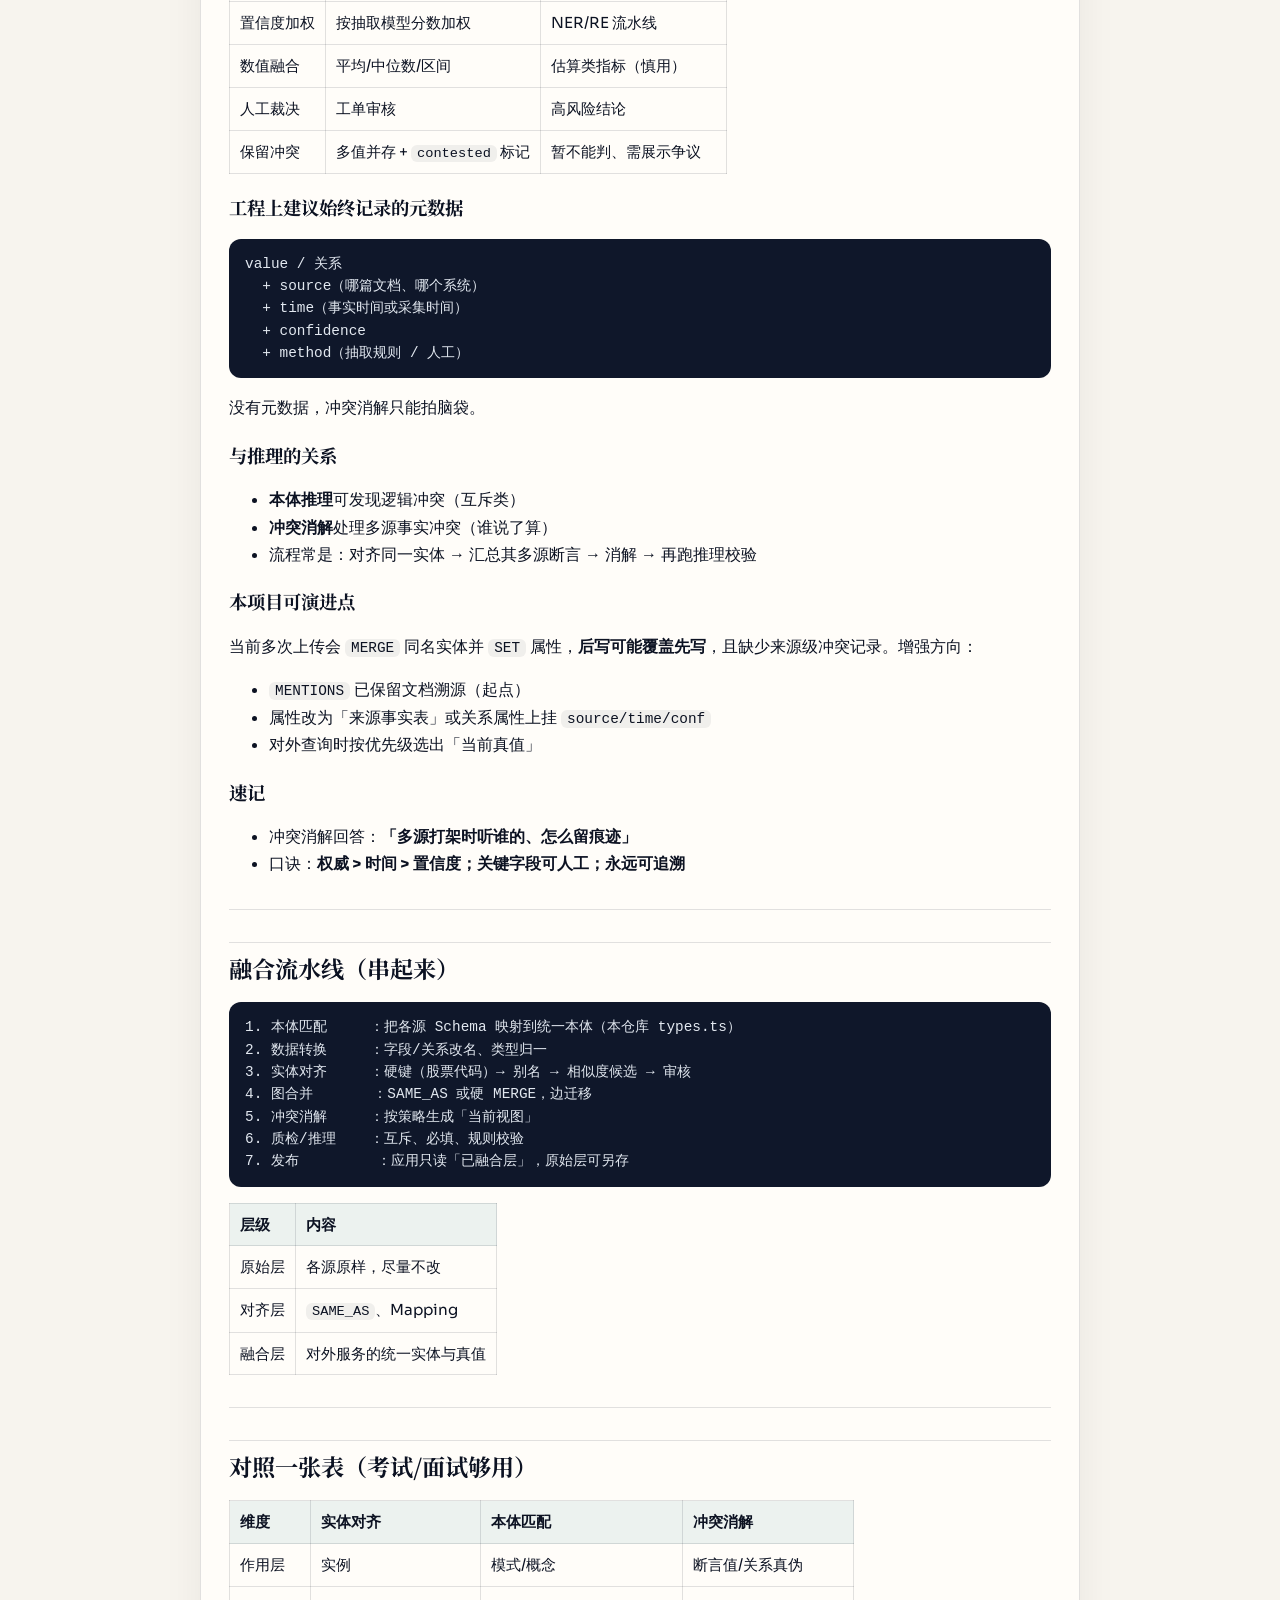
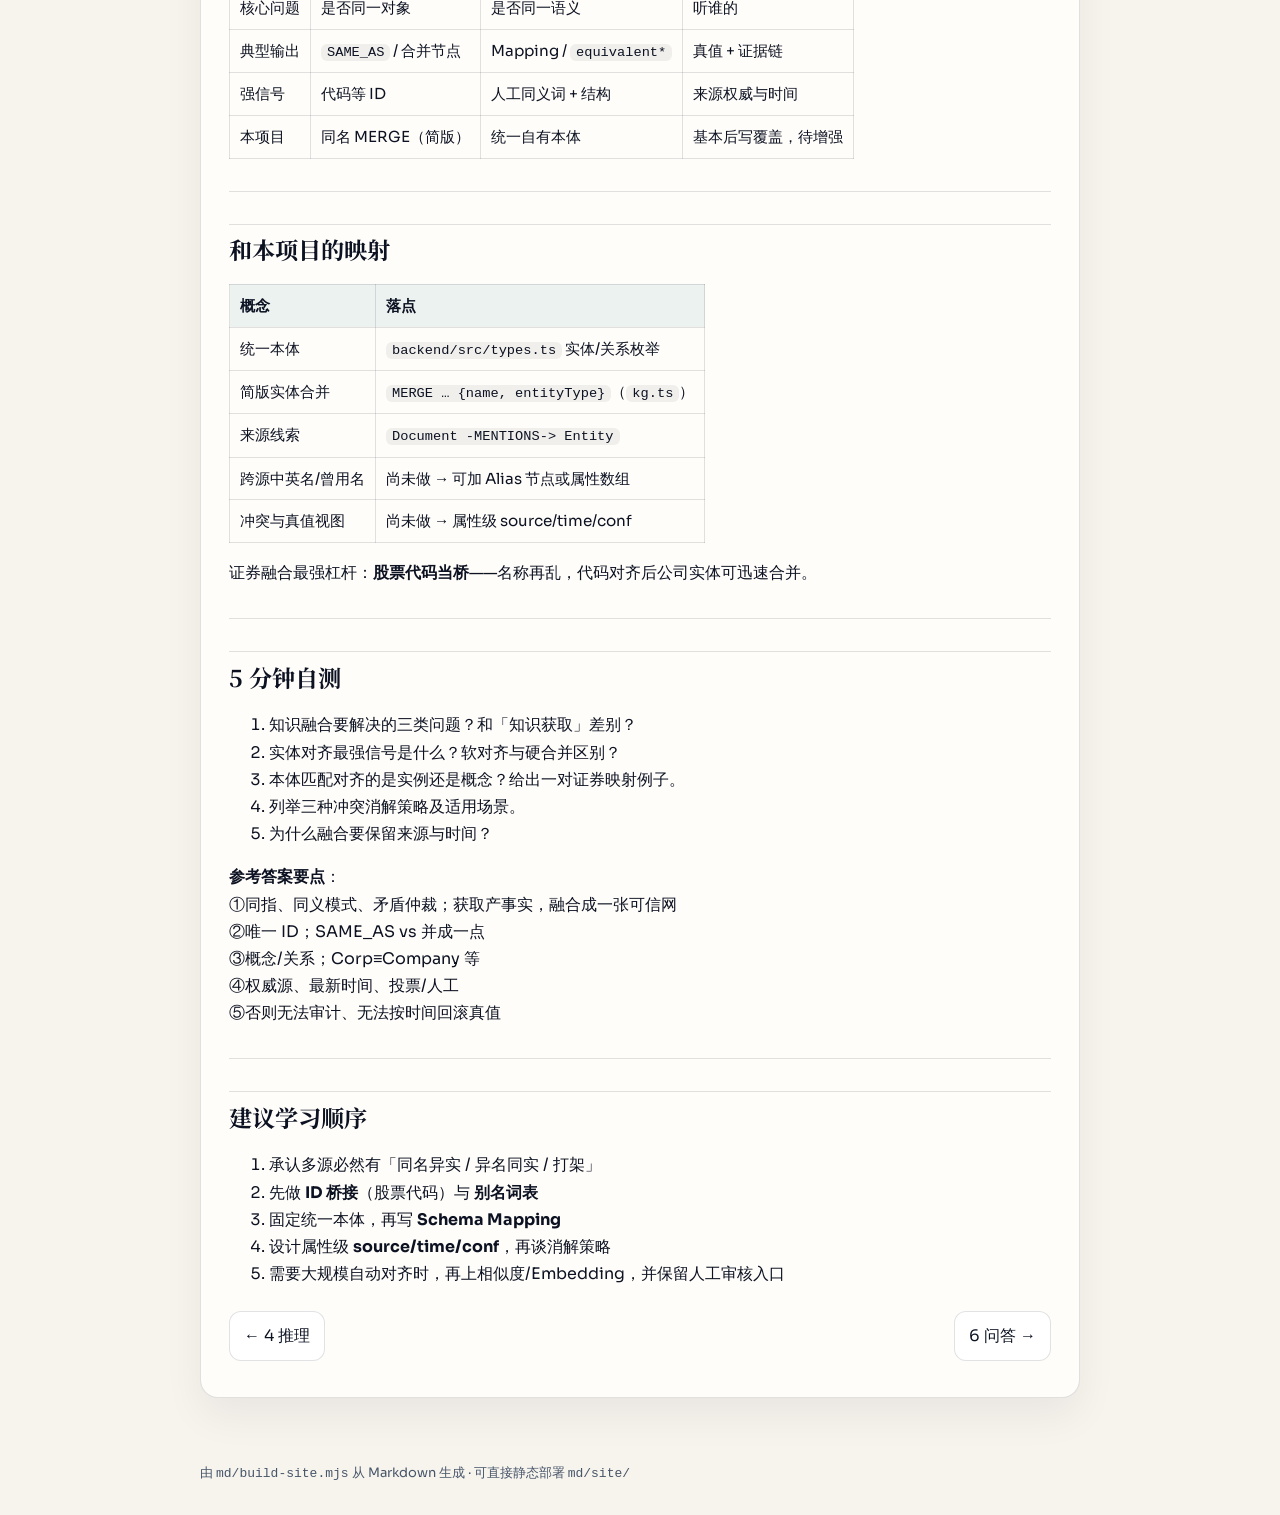
<file: docs/5-知识融合.html>
<!DOCTYPE html>
<html lang="zh-CN">
<head>
  <meta charset="UTF-8" />
  <meta name="viewport" content="width=device-width, initial-scale=1.0" />
  <title>5、知识融合 · 证券知识图谱</title>
  <link rel="preconnect" href="https://fonts.googleapis.com" />
  <link rel="preconnect" href="https://fonts.gstatic.com" crossorigin />
  <link href="https://fonts.googleapis.com/css2?family=Noto+Serif+SC:wght@600;700&family=Sora:wght@400;500;600&display=swap" rel="stylesheet" />
  <link rel="stylesheet" href="assets/site.css" />
</head>
<body>
  <header class="topbar">
    <div class="topbar-inner">
      <a class="brand" href="index.html">知识图谱 KG</a>
      <nav class="nav">
          <a href="index.html">总览</a>
          <a href="1-知识表示.html">1 表示</a>
          <a href="2-知识获取.html">2 获取</a>
          <a href="3-知识存储.html">3 存储</a>
          <a href="4-知识推理.html">4 推理</a>
          <a href="5-知识融合.html" class="active">5 融合</a>
          <a href="6-知识问答.html">6 问答</a>
          <a href="7-知识分析.html">7 分析</a>
      </nav>
    </div>
  </header>
  <main class="wrap">
    <article class="article">
      <h1>知识融合 · 精炼学习笔记</h1>
<blockquote>
<p>目标：快速抓住实体对齐 / 本体匹配 / 冲突消解的核心，能说清「多源知识怎么合成一张可信图谱」。</p>
</blockquote>
<hr>
<h2>一句话总览</h2>
<p><strong>知识融合</strong> = 把来自不同来源、不同模式的知识，合并成<strong>一致、少冗余、可追溯</strong>的一张（或一层）图谱。</p>
<table>
<thead>
<tr>
<th>要点</th>
<th>本质</th>
<th>解决什么问题</th>
</tr>
</thead>
<tbody><tr>
<td>实体对齐</td>
<td>判断「是不是同一个东西」并合并</td>
<td><code>贵州茅台</code> vs <code>Kweichow Moutai</code> vs <code>600519.SH 发行人</code></td>
</tr>
<tr>
<td>本体匹配</td>
<td>判断「是不是同一个概念/关系」</td>
<td>源 A 的 <code>Corp</code> = 源 B 的 <code>Company</code></td>
</tr>
<tr>
<td>冲突消解</td>
<td>多源说法打架时如何取舍</td>
<td>董事长姓名不一致、持股比例不同</td>
</tr>
</tbody></table>
<pre><code class="language-text">来源1 ──┐
来源2 ──┼→ 对齐（实体/本体） → 消解冲突 → 统一图谱（带来源与置信度）
来源3 ──┘
</code></pre>
<p>与上下游：</p>
<pre><code class="language-text">多路知识获取 → 知识融合（去重、映射、仲裁） → 干净存储 → 可靠推理/应用
</code></pre>
<p>没有融合：图谱里出现大量「假不同」节点，推理与统计都会歪。</p>
<hr>
<h2>1. 实体对齐（Entity Alignment / Entity Resolution）</h2>
<h3>核心定义</h3>
<p>识别指向<strong>同一现实对象</strong>的不同实体记录，并建立等价链接或合并为一个节点。</p>
<pre><code class="language-text">节点A: {name: &quot;贵州茅台&quot;, source: &quot;研报&quot;}
节点B: {name: &quot;Kweichow Moutai Co.,Ltd.&quot;, source: &quot;英文公告&quot;}
节点C: {code: &quot;600519&quot;, source: &quot;行情&quot;}
       ↓ 对齐
同一公司实体（可保留多 name/别名，或 MERGE 成一个）
</code></pre>
<p>也常叫：实体解析、Record Linkage、去重（Deduplication）——场景略有差别，核心都是「同指」。</p>
<h3>为什么难</h3>
<table>
<thead>
<tr>
<th>难点</th>
<th>证券例子</th>
</tr>
</thead>
<tbody><tr>
<td>名称变体</td>
<td>简称/全称/曾用名/英文名</td>
</tr>
<tr>
<td>缺共同键</td>
<td>一篇只有公司名，一篇只有代码</td>
</tr>
<tr>
<td>同名异实</td>
<td>不同主体重名（需靠代码、统一社会信用代码等消歧）</td>
</tr>
<tr>
<td>粒度不同</td>
<td>「茅台集团」vs「贵州茅台酒股份有限公司」</td>
</tr>
</tbody></table>
<h3>对齐信号（由强到弱）</h3>
<table>
<thead>
<tr>
<th>信号</th>
<th>强度</th>
<th>例子</th>
</tr>
</thead>
<tbody><tr>
<td>全局唯一 ID</td>
<td>极强</td>
<td>股票代码、统一社会信用代码、LEI</td>
</tr>
<tr>
<td>多属性一致</td>
<td>强</td>
<td>名 + 注册地 + 代码</td>
</tr>
<tr>
<td>字符串相似</td>
<td>中</td>
<td>编辑距离、拼音、别名词典</td>
</tr>
<tr>
<td>结构相似</td>
<td>中</td>
<td>共同邻居、同一行业与竞品集合</td>
</tr>
<tr>
<td>向量近邻</td>
<td>中</td>
<td>名称/描述 Embedding</td>
</tr>
<tr>
<td>仅简称撞车</td>
<td>弱</td>
<td>必须再找硬证据</td>
</tr>
</tbody></table>
<h3>工程两步</h3>
<ol>
<li><strong>判定</strong>：<code>(e1, e2)</code> 是否同一实体（规则 / 分类模型 / 人工）  </li>
<li><strong>合并策略</strong>：<ul>
<li><strong>软对齐</strong>：保留两节点，加 <code>SAME_AS</code> / <code>owl:sameAs</code> 边  </li>
<li><strong>硬合并</strong>：<code>MERGE</code> 成一个节点，属性按规则汇总，边迁过去</li>
</ul>
</li>
</ol>
<pre><code class="language-cypher">// 软对齐示意
MATCH (a:Company {name:$n1}), (b:Company {name:$n2})
MERGE (a)-[:SAME_AS {method:&#39;code&#39;, conf:1.0}]-&gt;(b)
</code></pre>
<h3>本项目相关现状</h3>
<p>当前用 <code>name + entityType</code> 做 <code>MERGE</code>，<strong>同名同类型会并成一个</strong>——这是最简对齐。</p>
<p>尚未覆盖：中英名、曾用名、跨文档「茅台」与「贵州茅台酒股份有限公司」等。升级时可加<strong>别名词表 + 代码桥接</strong>。</p>
<h3>速记</h3>
<ul>
<li>实体对齐回答：<strong>「多个提及是不是同一个现实对象」</strong></li>
<li>口诀：<strong>先硬键（代码），再名字，最后向量；合并前保留来源</strong></li>
</ul>
<hr>
<h2>2. 本体匹配（Ontology Matching / Schema Matching）</h2>
<h3>核心定义</h3>
<p>在不同本体或数据模式之间，建立<strong>概念/属性/关系的对应</strong>，使两边的数据能互相翻译。</p>
<pre><code class="language-text">源系统A：Corp  --listedCode--&gt;  Ticker
源系统B：Company --LISTED_AS--&gt; Stock
              ↓ 本体匹配
Corp ≡ Company
Ticker ≡ Stock
listedCode ≡ LISTED_AS
</code></pre>
<p>实体对齐解决「实例层同指」；本体匹配解决「模式层同义」。</p>
<h3>匹配什么</h3>
<table>
<thead>
<tr>
<th>层</th>
<th>匹配对象</th>
<th>例子</th>
</tr>
</thead>
<tbody><tr>
<td>类</td>
<td><code>Industry</code> ↔ <code>Sector</code></td>
<td>是否同一类概念</td>
</tr>
<tr>
<td>关系</td>
<td><code>控股</code> ↔ <code>CONTROLS</code></td>
<td>是否同一谓词（含方向）</td>
</tr>
<tr>
<td>属性</td>
<td><code>证券代码</code> ↔ <code>code</code></td>
<td>是否同一数据字段</td>
</tr>
<tr>
<td>约束</td>
<td>基数、互斥是否兼容</td>
<td>匹配后能否一起推理</td>
</tr>
</tbody></table>
<h3>常用方法（由易到难）</h3>
<table>
<thead>
<tr>
<th>方法</th>
<th>做法</th>
</tr>
</thead>
<tbody><tr>
<td>词典/同义词表</td>
<td>人工维护「Corp=Company」</td>
</tr>
<tr>
<td>名称相似</td>
<td>字符串/翻译后相似度</td>
</tr>
<tr>
<td>结构相似</td>
<td>类的属性集合、在层次中的位置相近</td>
</tr>
<tr>
<td>实例反馈</td>
<td>两类实例大量对齐 ⇒ 类也可能对齐</td>
</tr>
<tr>
<td>嵌入/LLM 辅助</td>
<td>用描述文本向量或提示做候选，人工确认</td>
</tr>
</tbody></table>
<h3>最小证券例子</h3>
<table>
<thead>
<tr>
<th>外部模式</th>
<th>本仓库本体</th>
<th>匹配</th>
</tr>
</thead>
<tbody><tr>
<td><code>Org</code></td>
<td><code>Company</code></td>
<td>类等价（若仅指法人）</td>
</tr>
<tr>
<td><code>Executive</code></td>
<td><code>Person</code> + 关系 <code>HAS_EXECUTIVE</code></td>
<td>类 + 关系共同表达</td>
</tr>
<tr>
<td><code>belongs_industry</code></td>
<td><code>BELONGS_TO</code></td>
<td>关系等价</td>
</tr>
<tr>
<td><code>sec_code</code></td>
<td><code>Stock.name</code> / <code>code</code></td>
<td>属性映射</td>
</tr>
</tbody></table>
<p>匹配结果通常落成一张 <strong>Mapping 表</strong>（或 OWL <code>equivalentClass</code> / <code>equivalentProperty</code>），ETL 时按表转换再入库。</p>
<h3>和「知识表示」的关系</h3>
<ul>
<li>两边都先有（或不完善的）Ontology/Schema  </li>
<li>匹配质量上限受两边建模清晰度限制  </li>
<li>匹配后才谈得上跨源推理与统一查询</li>
</ul>
<h3>速记</h3>
<ul>
<li>本体匹配回答：<strong>「你的词和我的词是不是一个意思」</strong></li>
<li>口诀：<strong>先对齐类与关系名，再导数据；映射表要版本化</strong></li>
</ul>
<hr>
<h2>3. 冲突消解（Conflict Resolution）</h2>
<h3>核心定义</h3>
<p>当多源对同一对象给出<strong>矛盾断言</strong>时，按策略选出可信结论，或保留多值并标注争议。</p>
<pre><code class="language-text">源1：贵州茅台 董事长 = 丁雄军   (研报2023)
源2：贵州茅台 董事长 = 某人X     (旧闻2018)
         ↓ 冲突消解
采纳：丁雄军；旧值归档为历史；记录证据与时间
</code></pre>
<p>冲突不只存在于属性值，也包括：</p>
<ul>
<li>关系有无（A 是否控股 B）  </li>
<li>类型互斥（既是 Person 又是 Company——本体层也会报）  </li>
<li>数值不一致（持股 10% vs 12%）</li>
</ul>
<h3>常见消解策略</h3>
<table>
<thead>
<tr>
<th>策略</th>
<th>做法</th>
<th>适用</th>
</tr>
</thead>
<tbody><tr>
<td>来源优先级</td>
<td>交易所公告 &gt; 研报 &gt; 自媒体</td>
<td>权威等级清晰时</td>
</tr>
<tr>
<td>时间最新</td>
<td>取最新时间戳</td>
<td>易变属性（高管、持股）</td>
</tr>
<tr>
<td>多数投票</td>
<td>多源一致则信</td>
<td>冗余采集</td>
</tr>
<tr>
<td>置信度加权</td>
<td>按抽取模型分数加权</td>
<td>NER/RE 流水线</td>
</tr>
<tr>
<td>数值融合</td>
<td>平均/中位数/区间</td>
<td>估算类指标（慎用）</td>
</tr>
<tr>
<td>人工裁决</td>
<td>工单审核</td>
<td>高风险结论</td>
</tr>
<tr>
<td>保留冲突</td>
<td>多值并存 + <code>contested</code> 标记</td>
<td>暂不能判、需展示争议</td>
</tr>
</tbody></table>
<h3>工程上建议始终记录的元数据</h3>
<pre><code class="language-text">value / 关系
  + source（哪篇文档、哪个系统）
  + time（事实时间或采集时间）
  + confidence
  + method（抽取规则 / 人工）
</code></pre>
<p>没有元数据，冲突消解只能拍脑袋。</p>
<h3>与推理的关系</h3>
<ul>
<li><strong>本体推理</strong>可发现逻辑冲突（互斥类）  </li>
<li><strong>冲突消解</strong>处理多源事实冲突（谁说了算）  </li>
<li>流程常是：对齐同一实体 → 汇总其多源断言 → 消解 → 再跑推理校验</li>
</ul>
<h3>本项目可演进点</h3>
<p>当前多次上传会 <code>MERGE</code> 同名实体并 <code>SET</code> 属性，<strong>后写可能覆盖先写</strong>，且缺少来源级冲突记录。增强方向：</p>
<ul>
<li><code>MENTIONS</code> 已保留文档溯源（起点）  </li>
<li>属性改为「来源事实表」或关系属性上挂 <code>source/time/conf</code>  </li>
<li>对外查询时按优先级选出「当前真值」</li>
</ul>
<h3>速记</h3>
<ul>
<li>冲突消解回答：<strong>「多源打架时听谁的、怎么留痕迹」</strong></li>
<li>口诀：<strong>权威 &gt; 时间 &gt; 置信度；关键字段可人工；永远可追溯</strong></li>
</ul>
<hr>
<h2>融合流水线（串起来）</h2>
<pre><code class="language-text">1. 本体匹配     ：把各源 Schema 映射到统一本体（本仓库 types.ts）
2. 数据转换     ：字段/关系改名、类型归一
3. 实体对齐     ：硬键（股票代码）→ 别名 → 相似度候选 → 审核
4. 图合并       ：SAME_AS 或硬 MERGE，边迁移
5. 冲突消解     ：按策略生成「当前视图」
6. 质检/推理    ：互斥、必填、规则校验
7. 发布         ：应用只读「已融合层」，原始层可另存
</code></pre>
<table>
<thead>
<tr>
<th>层级</th>
<th>内容</th>
</tr>
</thead>
<tbody><tr>
<td>原始层</td>
<td>各源原样，尽量不改</td>
</tr>
<tr>
<td>对齐层</td>
<td><code>SAME_AS</code>、Mapping</td>
</tr>
<tr>
<td>融合层</td>
<td>对外服务的统一实体与真值</td>
</tr>
</tbody></table>
<hr>
<h2>对照一张表（考试/面试够用）</h2>
<table>
<thead>
<tr>
<th>维度</th>
<th>实体对齐</th>
<th>本体匹配</th>
<th>冲突消解</th>
</tr>
</thead>
<tbody><tr>
<td>作用层</td>
<td>实例</td>
<td>模式/概念</td>
<td>断言值/关系真伪</td>
</tr>
<tr>
<td>核心问题</td>
<td>是否同一对象</td>
<td>是否同一语义</td>
<td>听谁的</td>
</tr>
<tr>
<td>典型输出</td>
<td><code>SAME_AS</code> / 合并节点</td>
<td>Mapping / <code>equivalent*</code></td>
<td>真值 + 证据链</td>
</tr>
<tr>
<td>强信号</td>
<td>代码等 ID</td>
<td>人工同义词 + 结构</td>
<td>来源权威与时间</td>
</tr>
<tr>
<td>本项目</td>
<td>同名 MERGE（简版）</td>
<td>统一自有本体</td>
<td>基本后写覆盖，待增强</td>
</tr>
</tbody></table>
<hr>
<h2>和本项目的映射</h2>
<table>
<thead>
<tr>
<th>概念</th>
<th>落点</th>
</tr>
</thead>
<tbody><tr>
<td>统一本体</td>
<td><code>backend/src/types.ts</code> 实体/关系枚举</td>
</tr>
<tr>
<td>简版实体合并</td>
<td><code>MERGE … {name, entityType}</code>（<code>kg.ts</code>）</td>
</tr>
<tr>
<td>来源线索</td>
<td><code>Document -MENTIONS-&gt; Entity</code></td>
</tr>
<tr>
<td>跨源中英名/曾用名</td>
<td>尚未做 → 可加 Alias 节点或属性数组</td>
</tr>
<tr>
<td>冲突与真值视图</td>
<td>尚未做 → 属性级 source/time/conf</td>
</tr>
</tbody></table>
<p>证券融合最强杠杆：<strong>股票代码当桥</strong>——名称再乱，代码对齐后公司实体可迅速合并。</p>
<hr>
<h2>5 分钟自测</h2>
<ol>
<li>知识融合要解决的三类问题？和「知识获取」差别？  </li>
<li>实体对齐最强信号是什么？软对齐与硬合并区别？  </li>
<li>本体匹配对齐的是实例还是概念？给出一对证券映射例子。  </li>
<li>列举三种冲突消解策略及适用场景。  </li>
<li>为什么融合要保留来源与时间？</li>
</ol>
<p><strong>参考答案要点</strong>：<br>①同指、同义模式、矛盾仲裁；获取产事实，融合成一张可信网<br>②唯一 ID；SAME_AS vs 并成一点<br>③概念/关系；Corp≡Company 等<br>④权威源、最新时间、投票/人工<br>⑤否则无法审计、无法按时间回滚真值</p>
<hr>
<h2>建议学习顺序</h2>
<ol>
<li>承认多源必然有「同名异实 / 异名同实 / 打架」  </li>
<li>先做 <strong>ID 桥接</strong>（股票代码）与 <strong>别名词表</strong>  </li>
<li>固定统一本体，再写 <strong>Schema Mapping</strong>  </li>
<li>设计属性级 <strong>source/time/conf</strong>，再谈消解策略  </li>
<li>需要大规模自动对齐时，再上相似度/Embedding，并保留人工审核入口</li>
</ol>

      <nav class="pager"><a href="4-知识推理.html">← 4 推理</a><a href="6-知识问答.html">6 问答 →</a></nav>
    </article>
  </main>
  <footer class="footer">
    由 <code>md/build-site.mjs</code> 从 Markdown 生成 · 可直接静态部署 <code>md/site/</code>
  </footer>
</body>
</html>
</file>
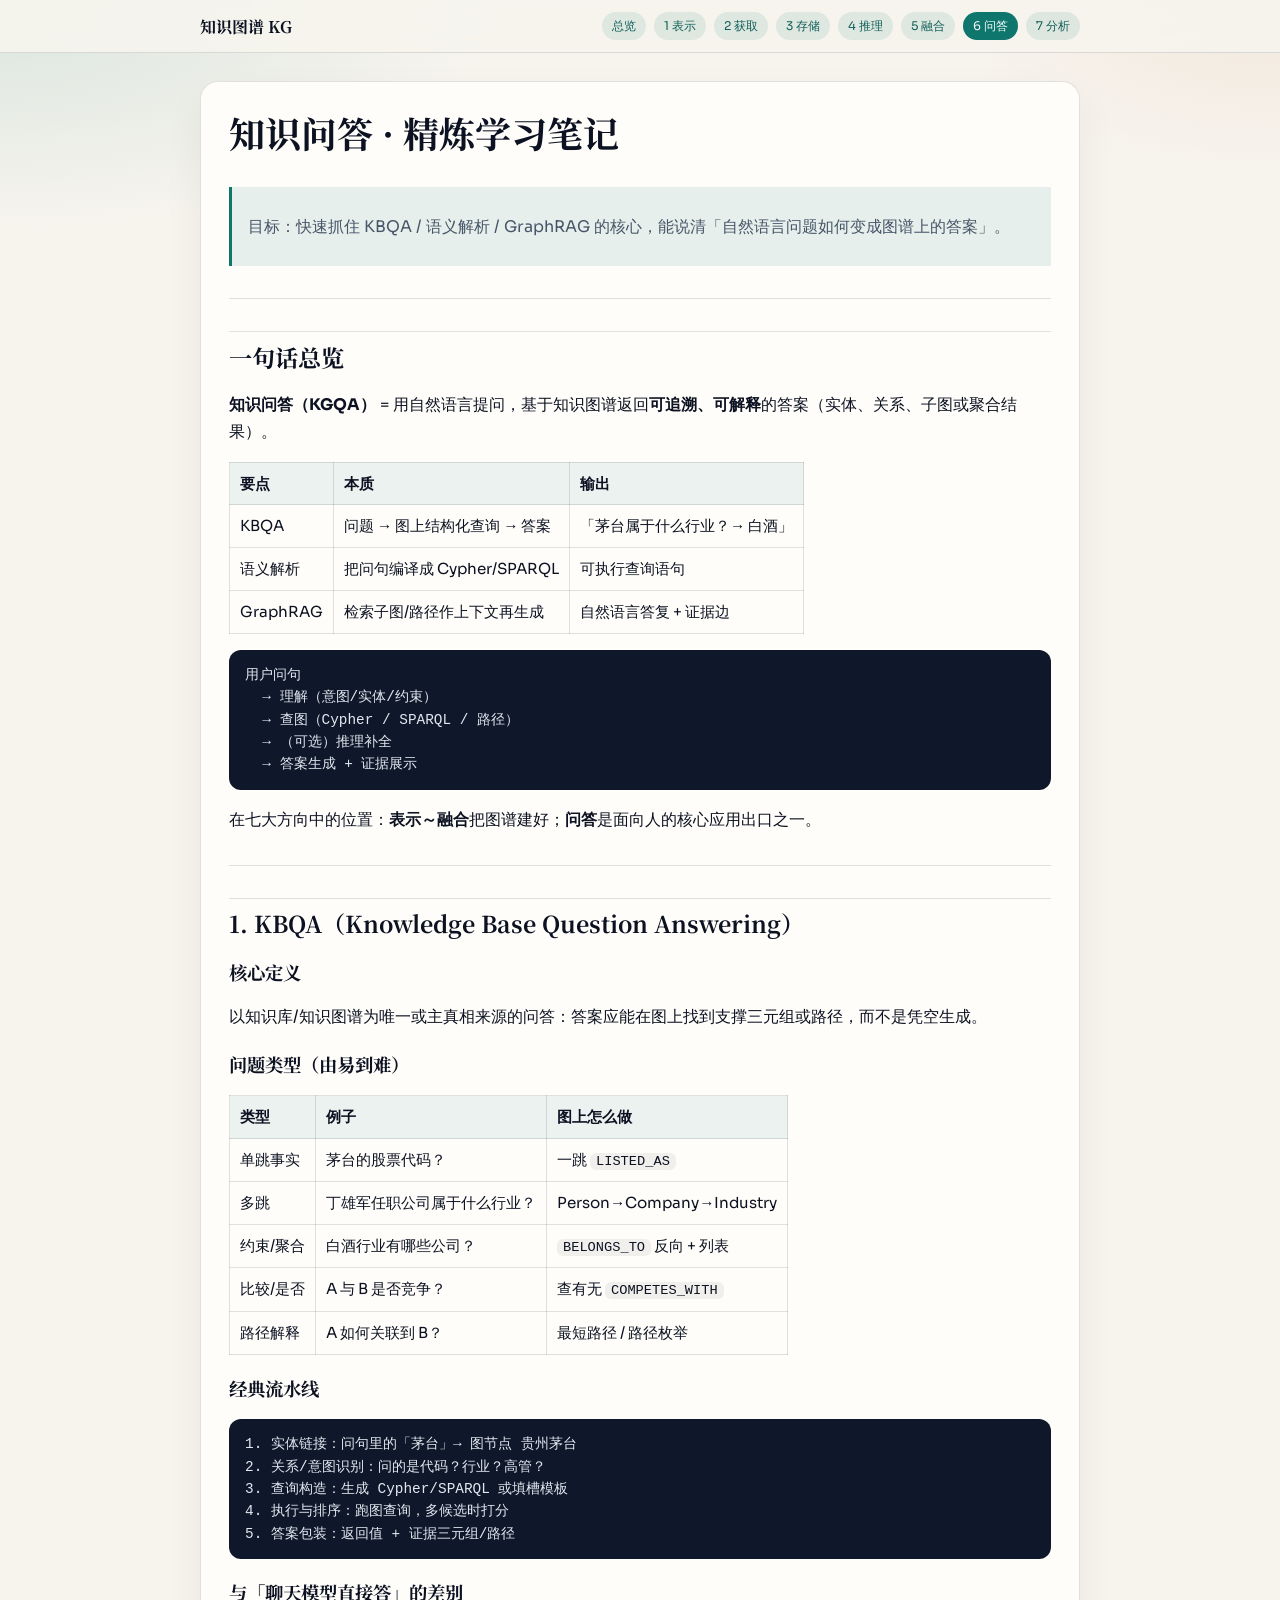
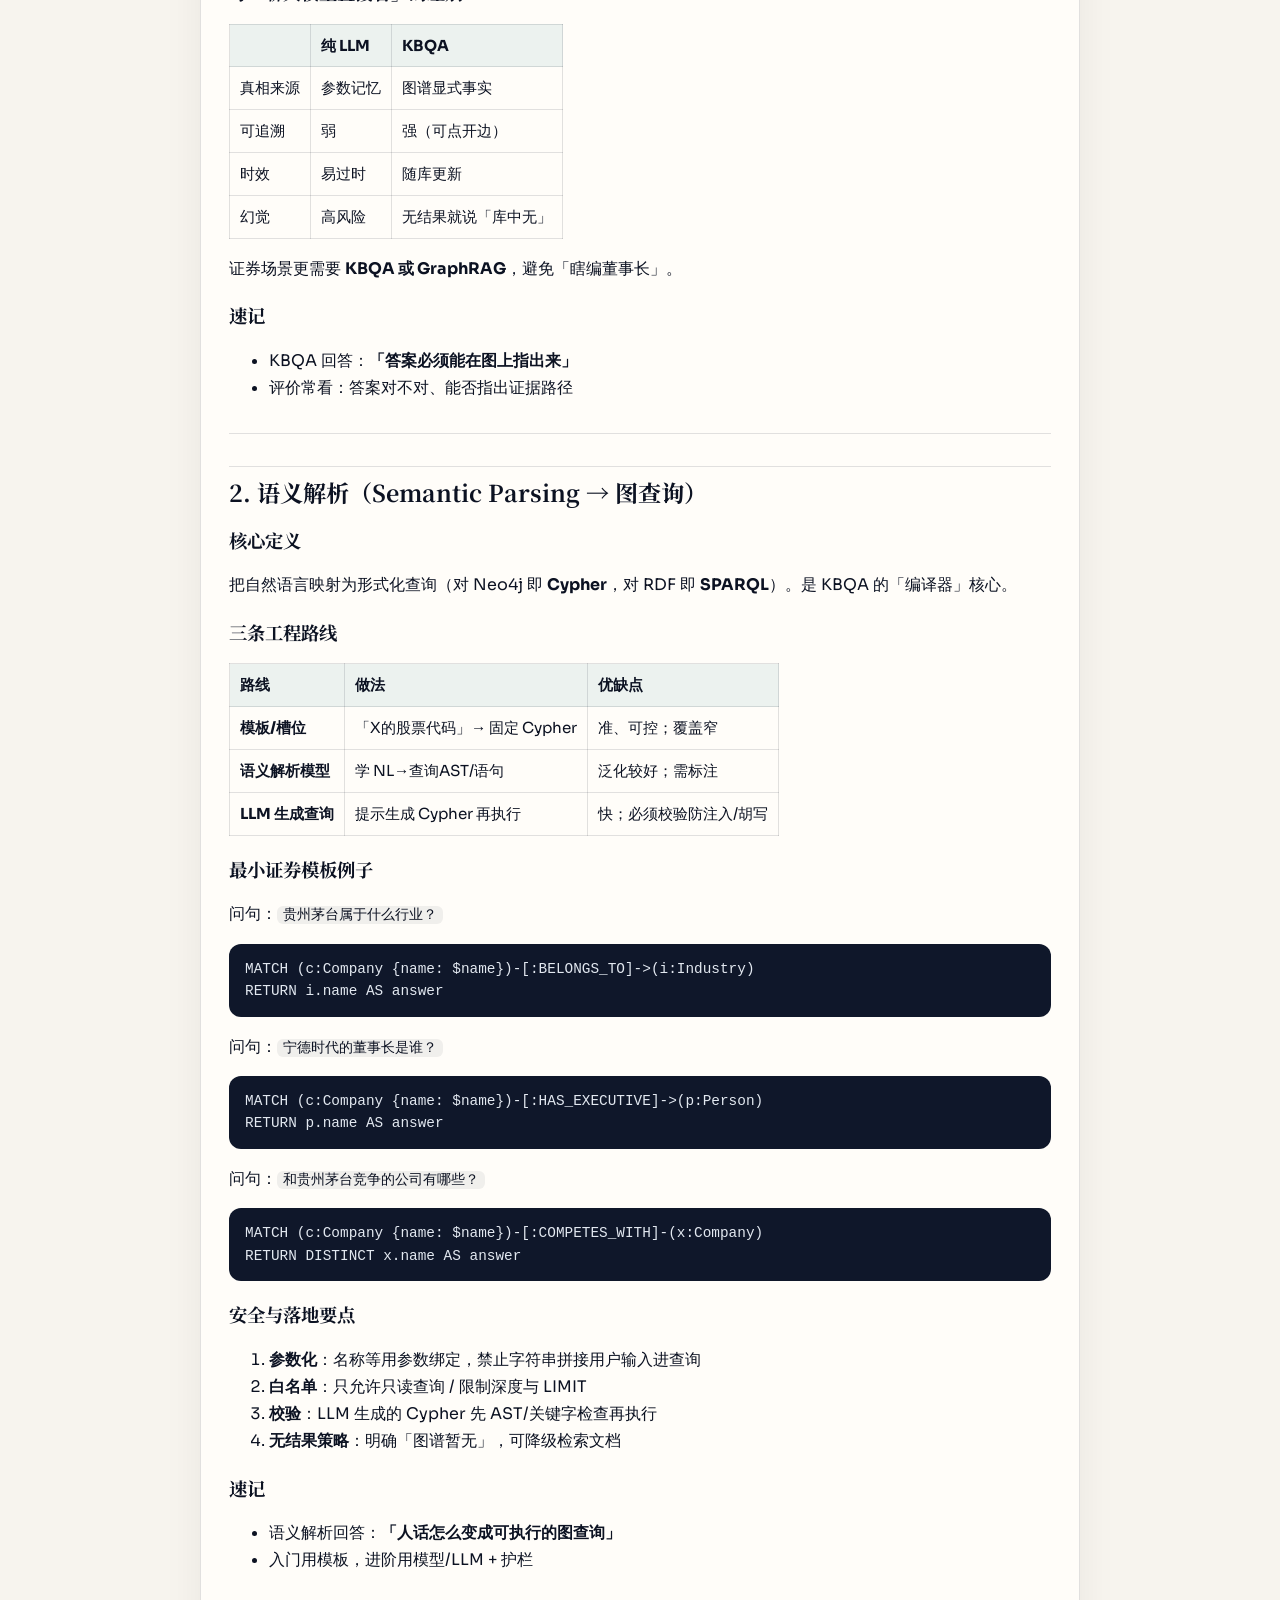
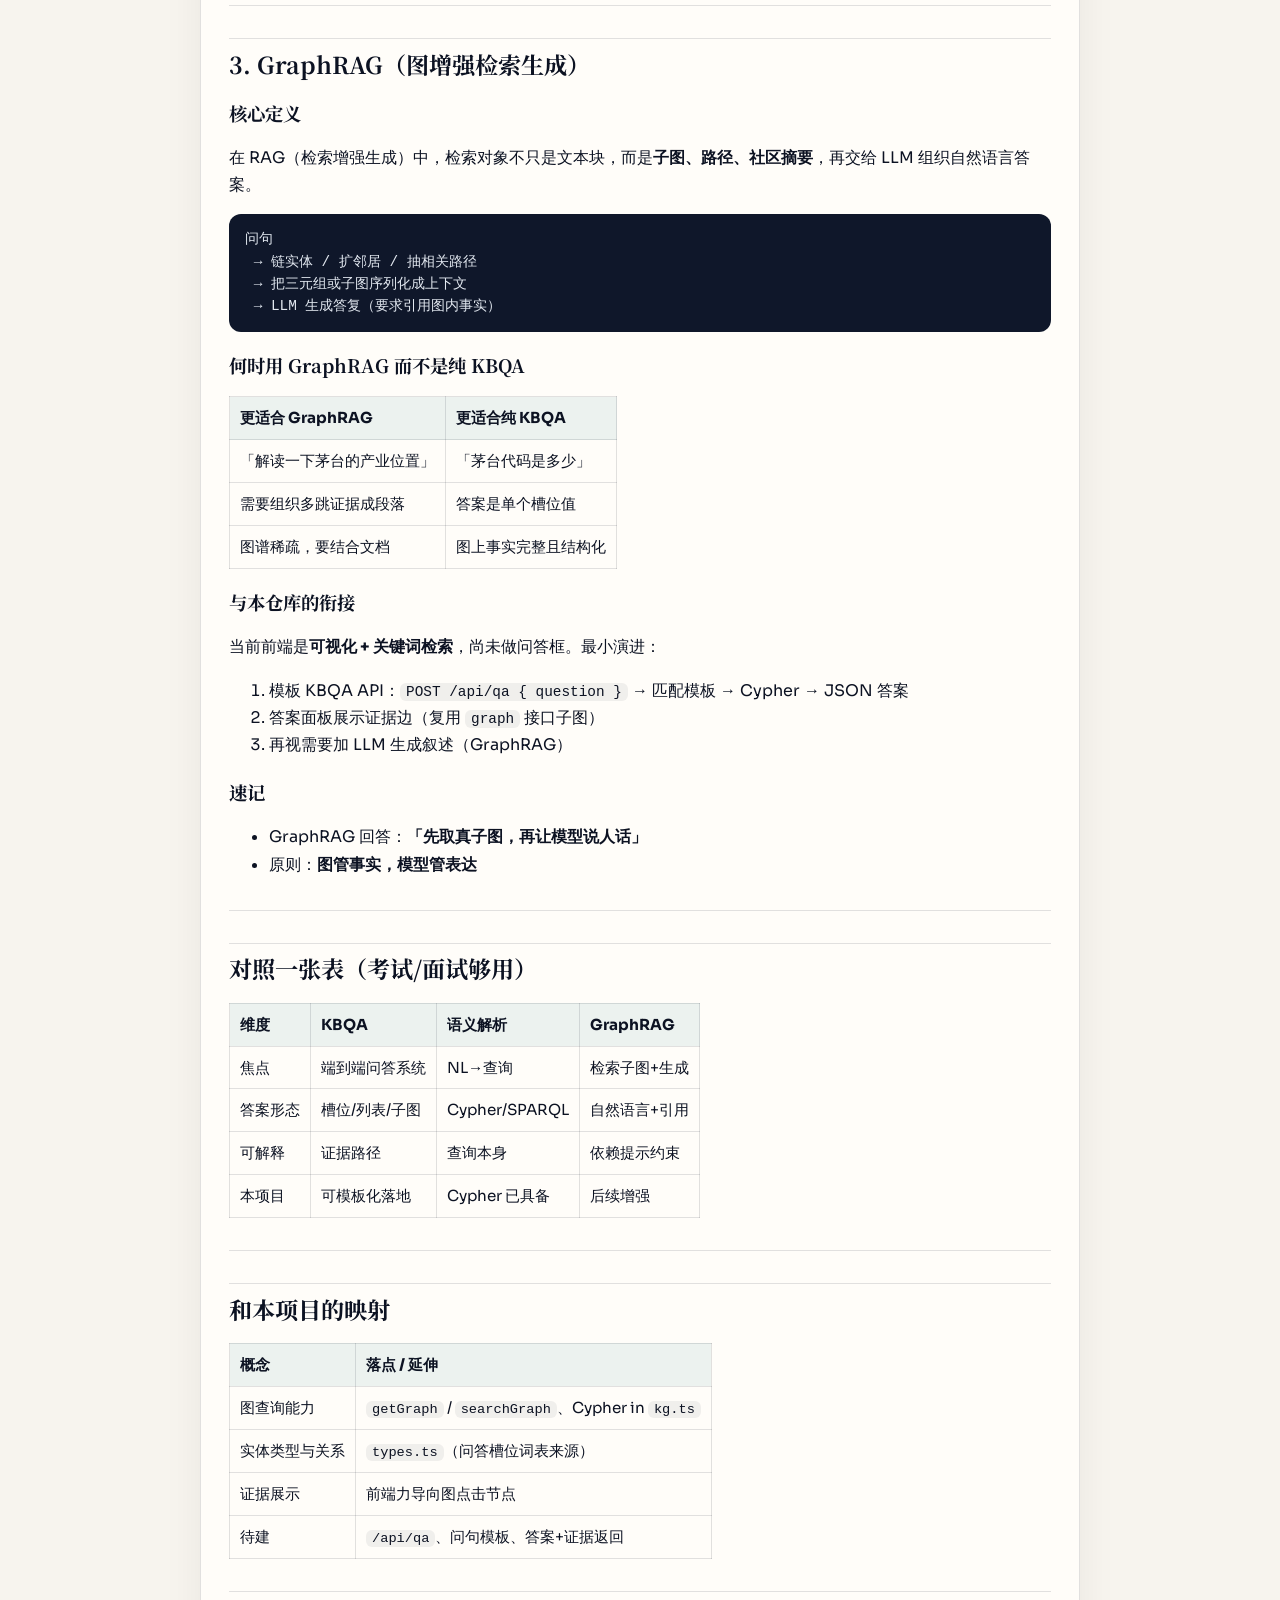
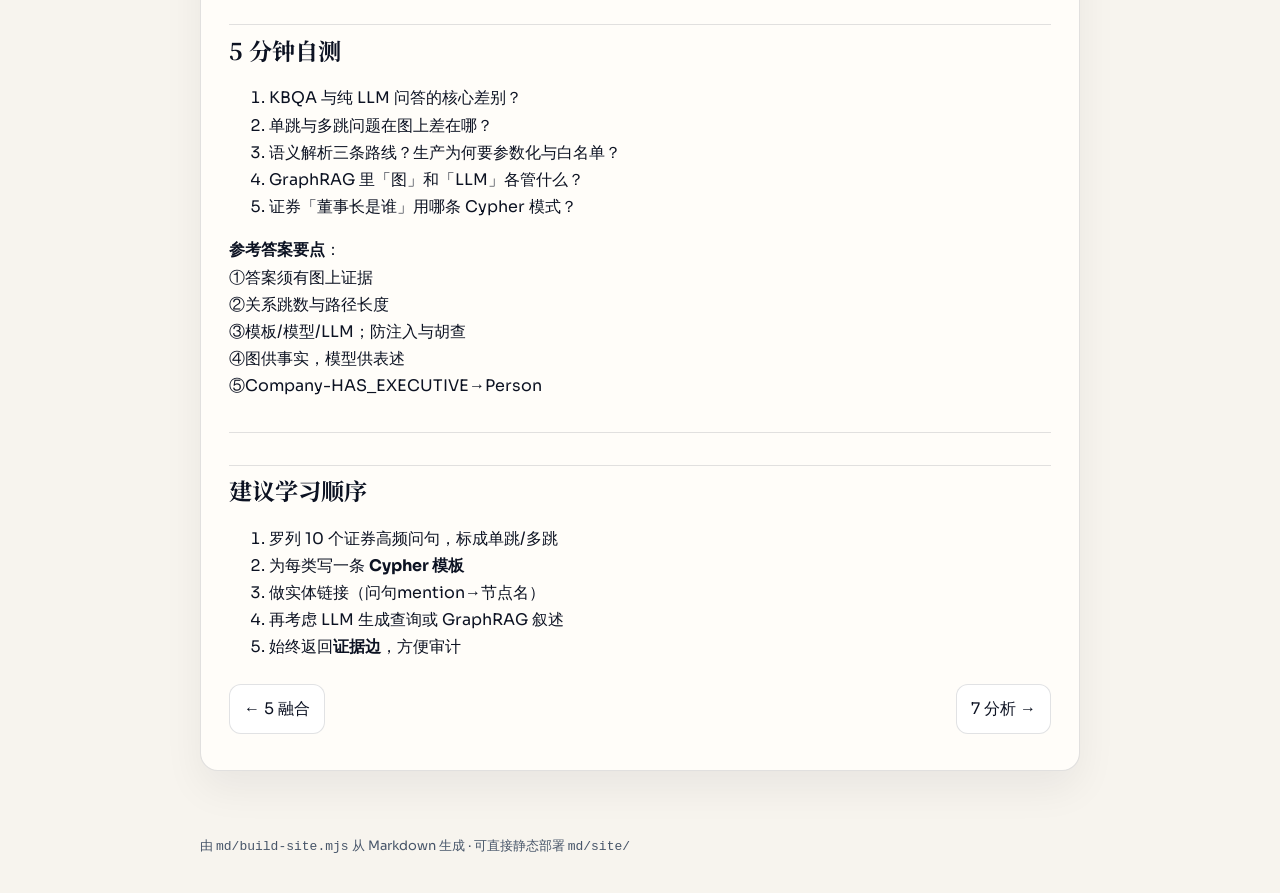
<file: docs/6-知识问答.html>
<!DOCTYPE html>
<html lang="zh-CN">
<head>
  <meta charset="UTF-8" />
  <meta name="viewport" content="width=device-width, initial-scale=1.0" />
  <title>6、知识问答 · 证券知识图谱</title>
  <link rel="preconnect" href="https://fonts.googleapis.com" />
  <link rel="preconnect" href="https://fonts.gstatic.com" crossorigin />
  <link href="https://fonts.googleapis.com/css2?family=Noto+Serif+SC:wght@600;700&family=Sora:wght@400;500;600&display=swap" rel="stylesheet" />
  <link rel="stylesheet" href="assets/site.css" />
</head>
<body>
  <header class="topbar">
    <div class="topbar-inner">
      <a class="brand" href="index.html">知识图谱 KG</a>
      <nav class="nav">
          <a href="index.html">总览</a>
          <a href="1-知识表示.html">1 表示</a>
          <a href="2-知识获取.html">2 获取</a>
          <a href="3-知识存储.html">3 存储</a>
          <a href="4-知识推理.html">4 推理</a>
          <a href="5-知识融合.html">5 融合</a>
          <a href="6-知识问答.html" class="active">6 问答</a>
          <a href="7-知识分析.html">7 分析</a>
      </nav>
    </div>
  </header>
  <main class="wrap">
    <article class="article">
      <h1>知识问答 · 精炼学习笔记</h1>
<blockquote>
<p>目标：快速抓住 KBQA / 语义解析 / GraphRAG 的核心，能说清「自然语言问题如何变成图谱上的答案」。</p>
</blockquote>
<hr>
<h2>一句话总览</h2>
<p><strong>知识问答（KGQA）</strong> = 用自然语言提问，基于知识图谱返回<strong>可追溯、可解释</strong>的答案（实体、关系、子图或聚合结果）。</p>
<table>
<thead>
<tr>
<th>要点</th>
<th>本质</th>
<th>输出</th>
</tr>
</thead>
<tbody><tr>
<td>KBQA</td>
<td>问题 → 图上结构化查询 → 答案</td>
<td>「茅台属于什么行业？→ 白酒」</td>
</tr>
<tr>
<td>语义解析</td>
<td>把问句编译成 Cypher/SPARQL</td>
<td>可执行查询语句</td>
</tr>
<tr>
<td>GraphRAG</td>
<td>检索子图/路径作上下文再生成</td>
<td>自然语言答复 + 证据边</td>
</tr>
</tbody></table>
<pre><code class="language-text">用户问句
  → 理解（意图/实体/约束）
  → 查图（Cypher / SPARQL / 路径）
  → （可选）推理补全
  → 答案生成 + 证据展示
</code></pre>
<p>在七大方向中的位置：<strong>表示～融合</strong>把图谱建好；<strong>问答</strong>是面向人的核心应用出口之一。</p>
<hr>
<h2>1. KBQA（Knowledge Base Question Answering）</h2>
<h3>核心定义</h3>
<p>以知识库/知识图谱为唯一或主真相来源的问答：答案应能在图上找到支撑三元组或路径，而不是凭空生成。</p>
<h3>问题类型（由易到难）</h3>
<table>
<thead>
<tr>
<th>类型</th>
<th>例子</th>
<th>图上怎么做</th>
</tr>
</thead>
<tbody><tr>
<td>单跳事实</td>
<td>茅台的股票代码？</td>
<td>一跳 <code>LISTED_AS</code></td>
</tr>
<tr>
<td>多跳</td>
<td>丁雄军任职公司属于什么行业？</td>
<td>Person→Company→Industry</td>
</tr>
<tr>
<td>约束/聚合</td>
<td>白酒行业有哪些公司？</td>
<td><code>BELONGS_TO</code> 反向 + 列表</td>
</tr>
<tr>
<td>比较/是否</td>
<td>A 与 B 是否竞争？</td>
<td>查有无 <code>COMPETES_WITH</code></td>
</tr>
<tr>
<td>路径解释</td>
<td>A 如何关联到 B？</td>
<td>最短路径 / 路径枚举</td>
</tr>
</tbody></table>
<h3>经典流水线</h3>
<pre><code class="language-text">1. 实体链接：问句里的「茅台」→ 图节点 贵州茅台
2. 关系/意图识别：问的是代码？行业？高管？
3. 查询构造：生成 Cypher/SPARQL 或填槽模板
4. 执行与排序：跑图查询，多候选时打分
5. 答案包装：返回值 + 证据三元组/路径
</code></pre>
<h3>与「聊天模型直接答」的差别</h3>
<table>
<thead>
<tr>
<th></th>
<th>纯 LLM</th>
<th>KBQA</th>
</tr>
</thead>
<tbody><tr>
<td>真相来源</td>
<td>参数记忆</td>
<td>图谱显式事实</td>
</tr>
<tr>
<td>可追溯</td>
<td>弱</td>
<td>强（可点开边）</td>
</tr>
<tr>
<td>时效</td>
<td>易过时</td>
<td>随库更新</td>
</tr>
<tr>
<td>幻觉</td>
<td>高风险</td>
<td>无结果就说「库中无」</td>
</tr>
</tbody></table>
<p>证券场景更需要 <strong>KBQA 或 GraphRAG</strong>，避免「瞎编董事长」。</p>
<h3>速记</h3>
<ul>
<li>KBQA 回答：<strong>「答案必须能在图上指出来」</strong></li>
<li>评价常看：答案对不对、能否指出证据路径</li>
</ul>
<hr>
<h2>2. 语义解析（Semantic Parsing → 图查询）</h2>
<h3>核心定义</h3>
<p>把自然语言映射为形式化查询（对 Neo4j 即 <strong>Cypher</strong>，对 RDF 即 <strong>SPARQL</strong>）。是 KBQA 的「编译器」核心。</p>
<h3>三条工程路线</h3>
<table>
<thead>
<tr>
<th>路线</th>
<th>做法</th>
<th>优缺点</th>
</tr>
</thead>
<tbody><tr>
<td><strong>模板/槽位</strong></td>
<td>「X的股票代码」→ 固定 Cypher</td>
<td>准、可控；覆盖窄</td>
</tr>
<tr>
<td><strong>语义解析模型</strong></td>
<td>学 NL→查询AST/语句</td>
<td>泛化较好；需标注</td>
</tr>
<tr>
<td><strong>LLM 生成查询</strong></td>
<td>提示生成 Cypher 再执行</td>
<td>快；必须校验防注入/胡写</td>
</tr>
</tbody></table>
<h3>最小证券模板例子</h3>
<p>问句：<code>贵州茅台属于什么行业？</code></p>
<pre><code class="language-cypher">MATCH (c:Company {name: $name})-[:BELONGS_TO]-&gt;(i:Industry)
RETURN i.name AS answer
</code></pre>
<p>问句：<code>宁德时代的董事长是谁？</code></p>
<pre><code class="language-cypher">MATCH (c:Company {name: $name})-[:HAS_EXECUTIVE]-&gt;(p:Person)
RETURN p.name AS answer
</code></pre>
<p>问句：<code>和贵州茅台竞争的公司有哪些？</code></p>
<pre><code class="language-cypher">MATCH (c:Company {name: $name})-[:COMPETES_WITH]-(x:Company)
RETURN DISTINCT x.name AS answer
</code></pre>
<h3>安全与落地要点</h3>
<ol>
<li><strong>参数化</strong>：名称等用参数绑定，禁止字符串拼接用户输入进查询  </li>
<li><strong>白名单</strong>：只允许只读查询 / 限制深度与 LIMIT  </li>
<li><strong>校验</strong>：LLM 生成的 Cypher 先 AST/关键字检查再执行  </li>
<li><strong>无结果策略</strong>：明确「图谱暂无」，可降级检索文档</li>
</ol>
<h3>速记</h3>
<ul>
<li>语义解析回答：<strong>「人话怎么变成可执行的图查询」</strong></li>
<li>入门用模板，进阶用模型/LLM + 护栏</li>
</ul>
<hr>
<h2>3. GraphRAG（图增强检索生成）</h2>
<h3>核心定义</h3>
<p>在 RAG（检索增强生成）中，检索对象不只是文本块，而是<strong>子图、路径、社区摘要</strong>，再交给 LLM 组织自然语言答案。</p>
<pre><code class="language-text">问句
 → 链实体 / 扩邻居 / 抽相关路径
 → 把三元组或子图序列化成上下文
 → LLM 生成答复（要求引用图内事实）
</code></pre>
<h3>何时用 GraphRAG 而不是纯 KBQA</h3>
<table>
<thead>
<tr>
<th>更适合 GraphRAG</th>
<th>更适合纯 KBQA</th>
</tr>
</thead>
<tbody><tr>
<td>「解读一下茅台的产业位置」</td>
<td>「茅台代码是多少」</td>
</tr>
<tr>
<td>需要组织多跳证据成段落</td>
<td>答案是单个槽位值</td>
</tr>
<tr>
<td>图谱稀疏，要结合文档</td>
<td>图上事实完整且结构化</td>
</tr>
</tbody></table>
<h3>与本仓库的衔接</h3>
<p>当前前端是<strong>可视化 + 关键词检索</strong>，尚未做问答框。最小演进：</p>
<ol>
<li>模板 KBQA API：<code>POST /api/qa { question }</code> → 匹配模板 → Cypher → JSON 答案  </li>
<li>答案面板展示证据边（复用 <code>graph</code> 接口子图）  </li>
<li>再视需要加 LLM 生成叙述（GraphRAG）</li>
</ol>
<h3>速记</h3>
<ul>
<li>GraphRAG 回答：<strong>「先取真子图，再让模型说人话」</strong></li>
<li>原则：<strong>图管事实，模型管表达</strong></li>
</ul>
<hr>
<h2>对照一张表（考试/面试够用）</h2>
<table>
<thead>
<tr>
<th>维度</th>
<th>KBQA</th>
<th>语义解析</th>
<th>GraphRAG</th>
</tr>
</thead>
<tbody><tr>
<td>焦点</td>
<td>端到端问答系统</td>
<td>NL→查询</td>
<td>检索子图+生成</td>
</tr>
<tr>
<td>答案形态</td>
<td>槽位/列表/子图</td>
<td>Cypher/SPARQL</td>
<td>自然语言+引用</td>
</tr>
<tr>
<td>可解释</td>
<td>证据路径</td>
<td>查询本身</td>
<td>依赖提示约束</td>
</tr>
<tr>
<td>本项目</td>
<td>可模板化落地</td>
<td>Cypher 已具备</td>
<td>后续增强</td>
</tr>
</tbody></table>
<hr>
<h2>和本项目的映射</h2>
<table>
<thead>
<tr>
<th>概念</th>
<th>落点 / 延伸</th>
</tr>
</thead>
<tbody><tr>
<td>图查询能力</td>
<td><code>getGraph</code> / <code>searchGraph</code>、Cypher in <code>kg.ts</code></td>
</tr>
<tr>
<td>实体类型与关系</td>
<td><code>types.ts</code>（问答槽位词表来源）</td>
</tr>
<tr>
<td>证据展示</td>
<td>前端力导向图点击节点</td>
</tr>
<tr>
<td>待建</td>
<td><code>/api/qa</code>、问句模板、答案+证据返回</td>
</tr>
</tbody></table>
<hr>
<h2>5 分钟自测</h2>
<ol>
<li>KBQA 与纯 LLM 问答的核心差别？  </li>
<li>单跳与多跳问题在图上差在哪？  </li>
<li>语义解析三条路线？生产为何要参数化与白名单？  </li>
<li>GraphRAG 里「图」和「LLM」各管什么？  </li>
<li>证券「董事长是谁」用哪条 Cypher 模式？</li>
</ol>
<p><strong>参考答案要点</strong>：<br>①答案须有图上证据<br>②关系跳数与路径长度<br>③模板/模型/LLM；防注入与胡查<br>④图供事实，模型供表述<br>⑤Company-HAS_EXECUTIVE→Person</p>
<hr>
<h2>建议学习顺序</h2>
<ol>
<li>罗列 10 个证券高频问句，标成单跳/多跳  </li>
<li>为每类写一条 <strong>Cypher 模板</strong>  </li>
<li>做实体链接（问句mention→节点名）  </li>
<li>再考虑 LLM 生成查询或 GraphRAG 叙述  </li>
<li>始终返回<strong>证据边</strong>，方便审计</li>
</ol>

      <nav class="pager"><a href="5-知识融合.html">← 5 融合</a><a href="7-知识分析.html">7 分析 →</a></nav>
    </article>
  </main>
  <footer class="footer">
    由 <code>md/build-site.mjs</code> 从 Markdown 生成 · 可直接静态部署 <code>md/site/</code>
  </footer>
</body>
</html>
</file>
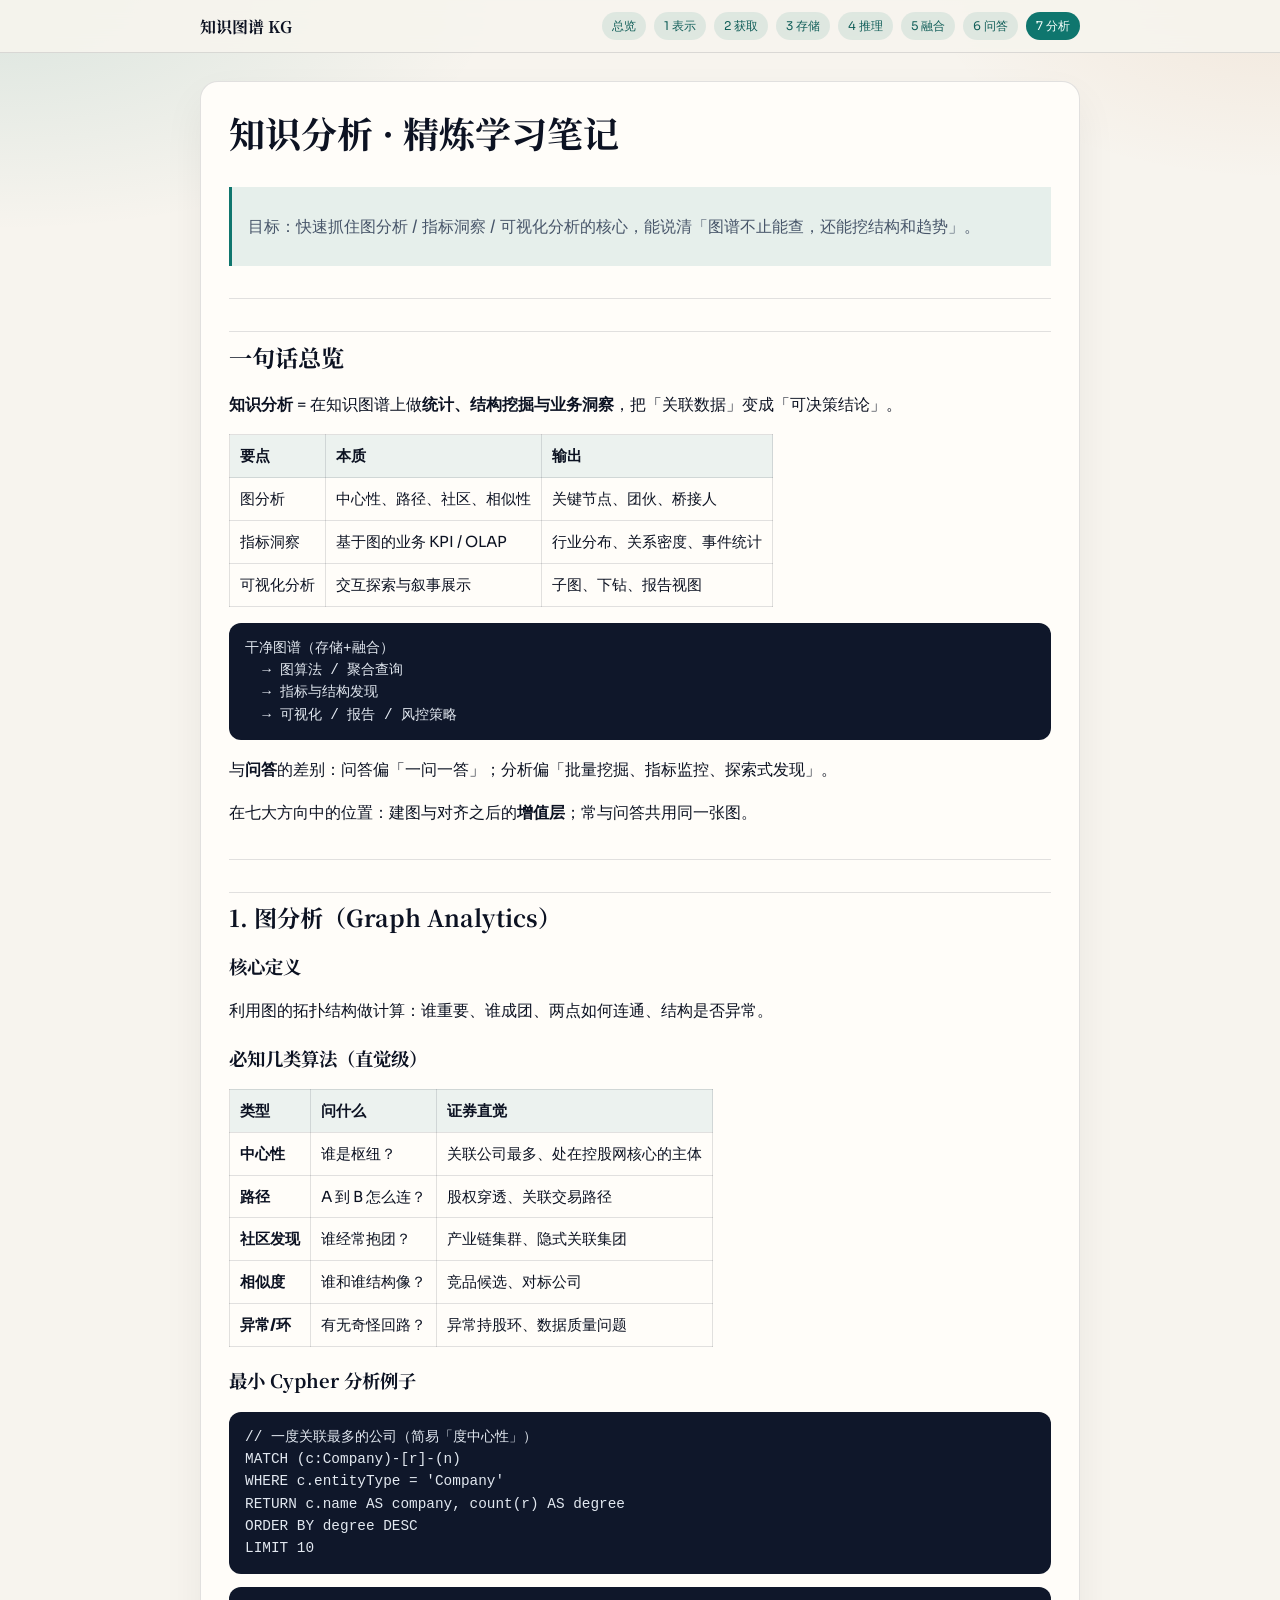
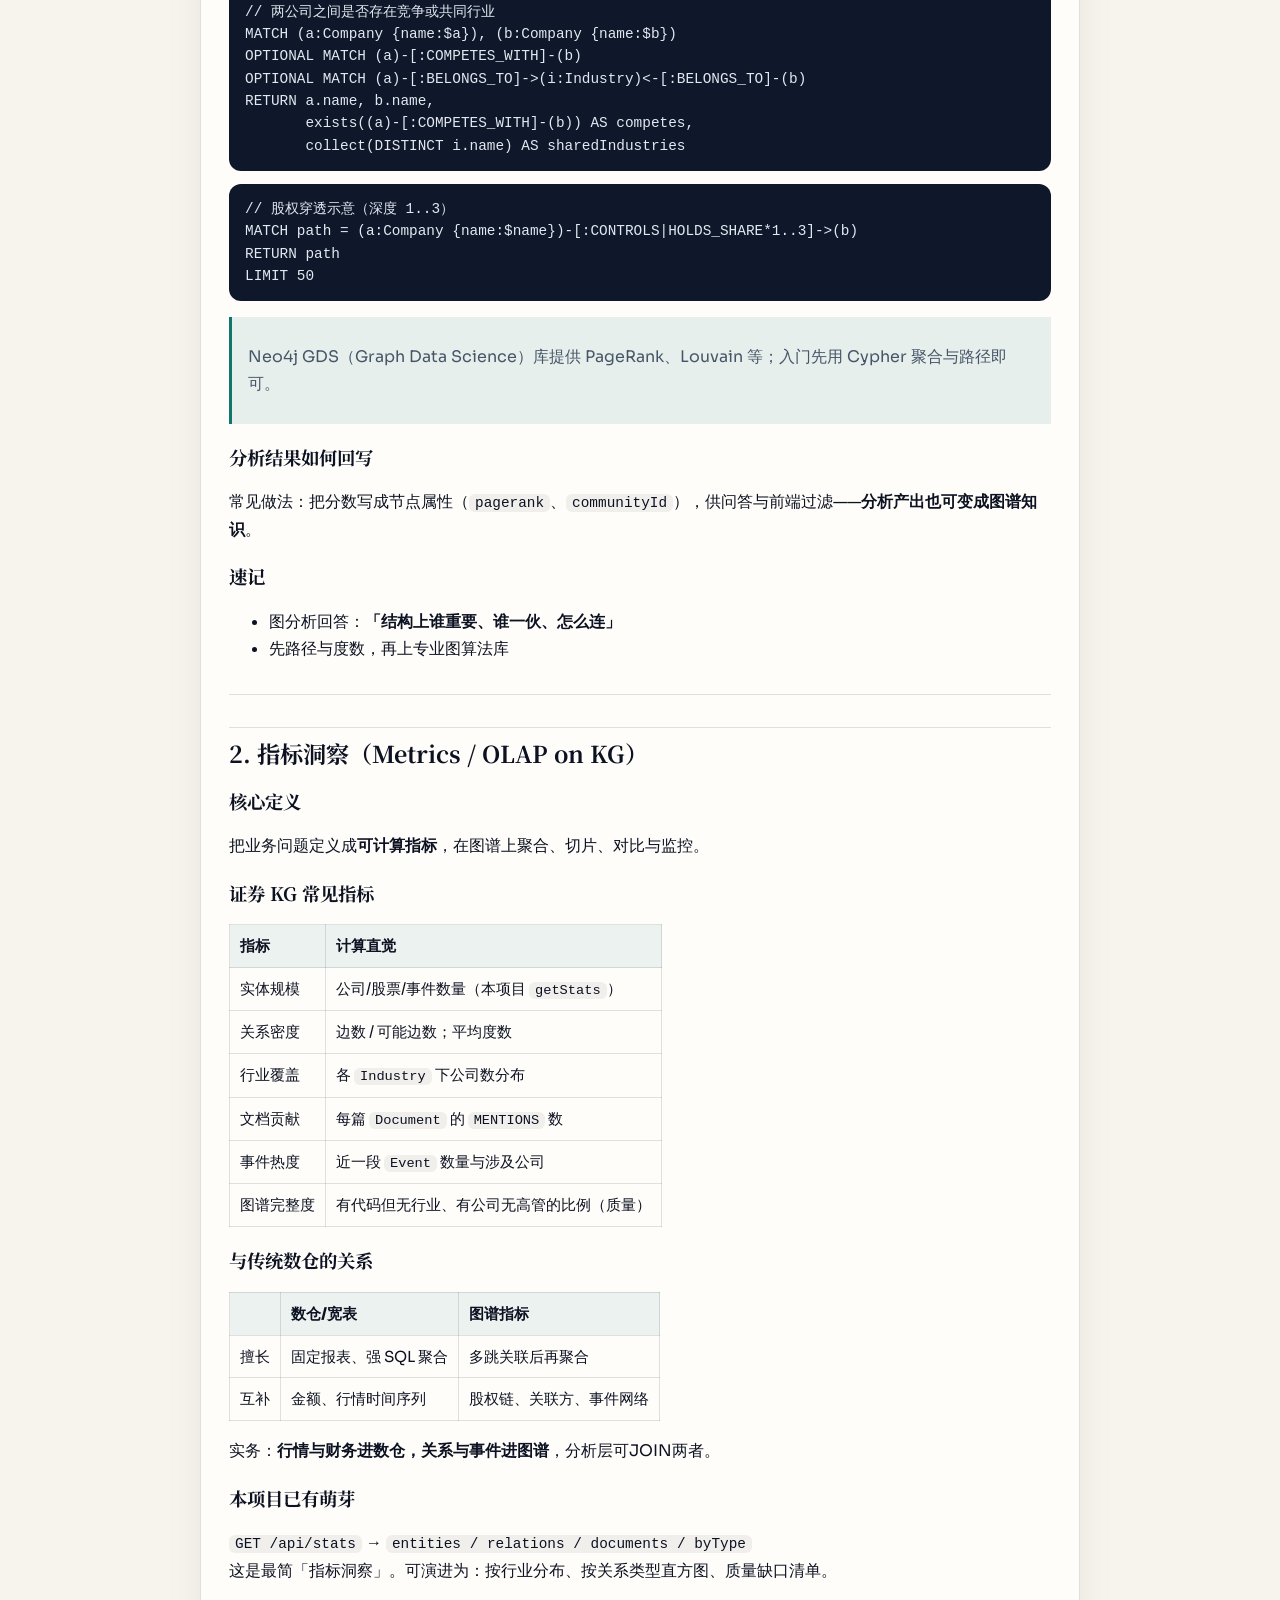
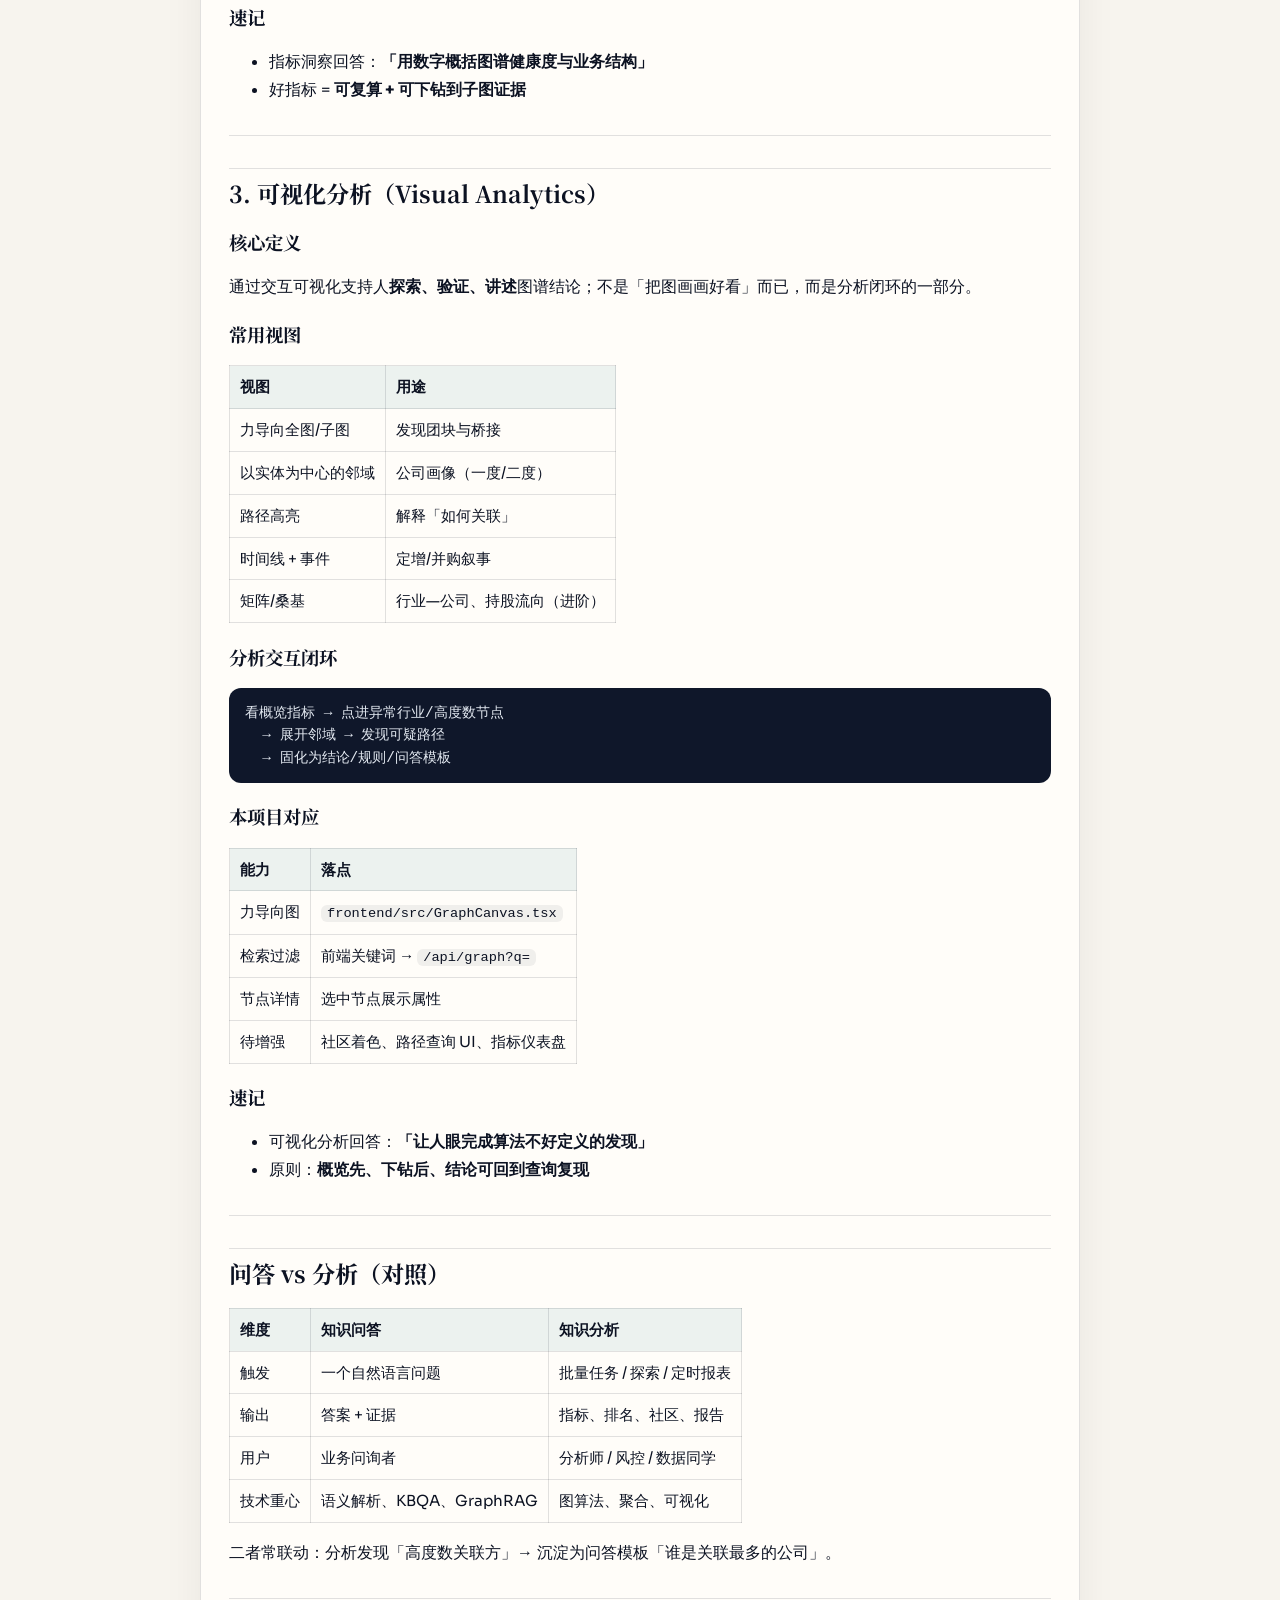
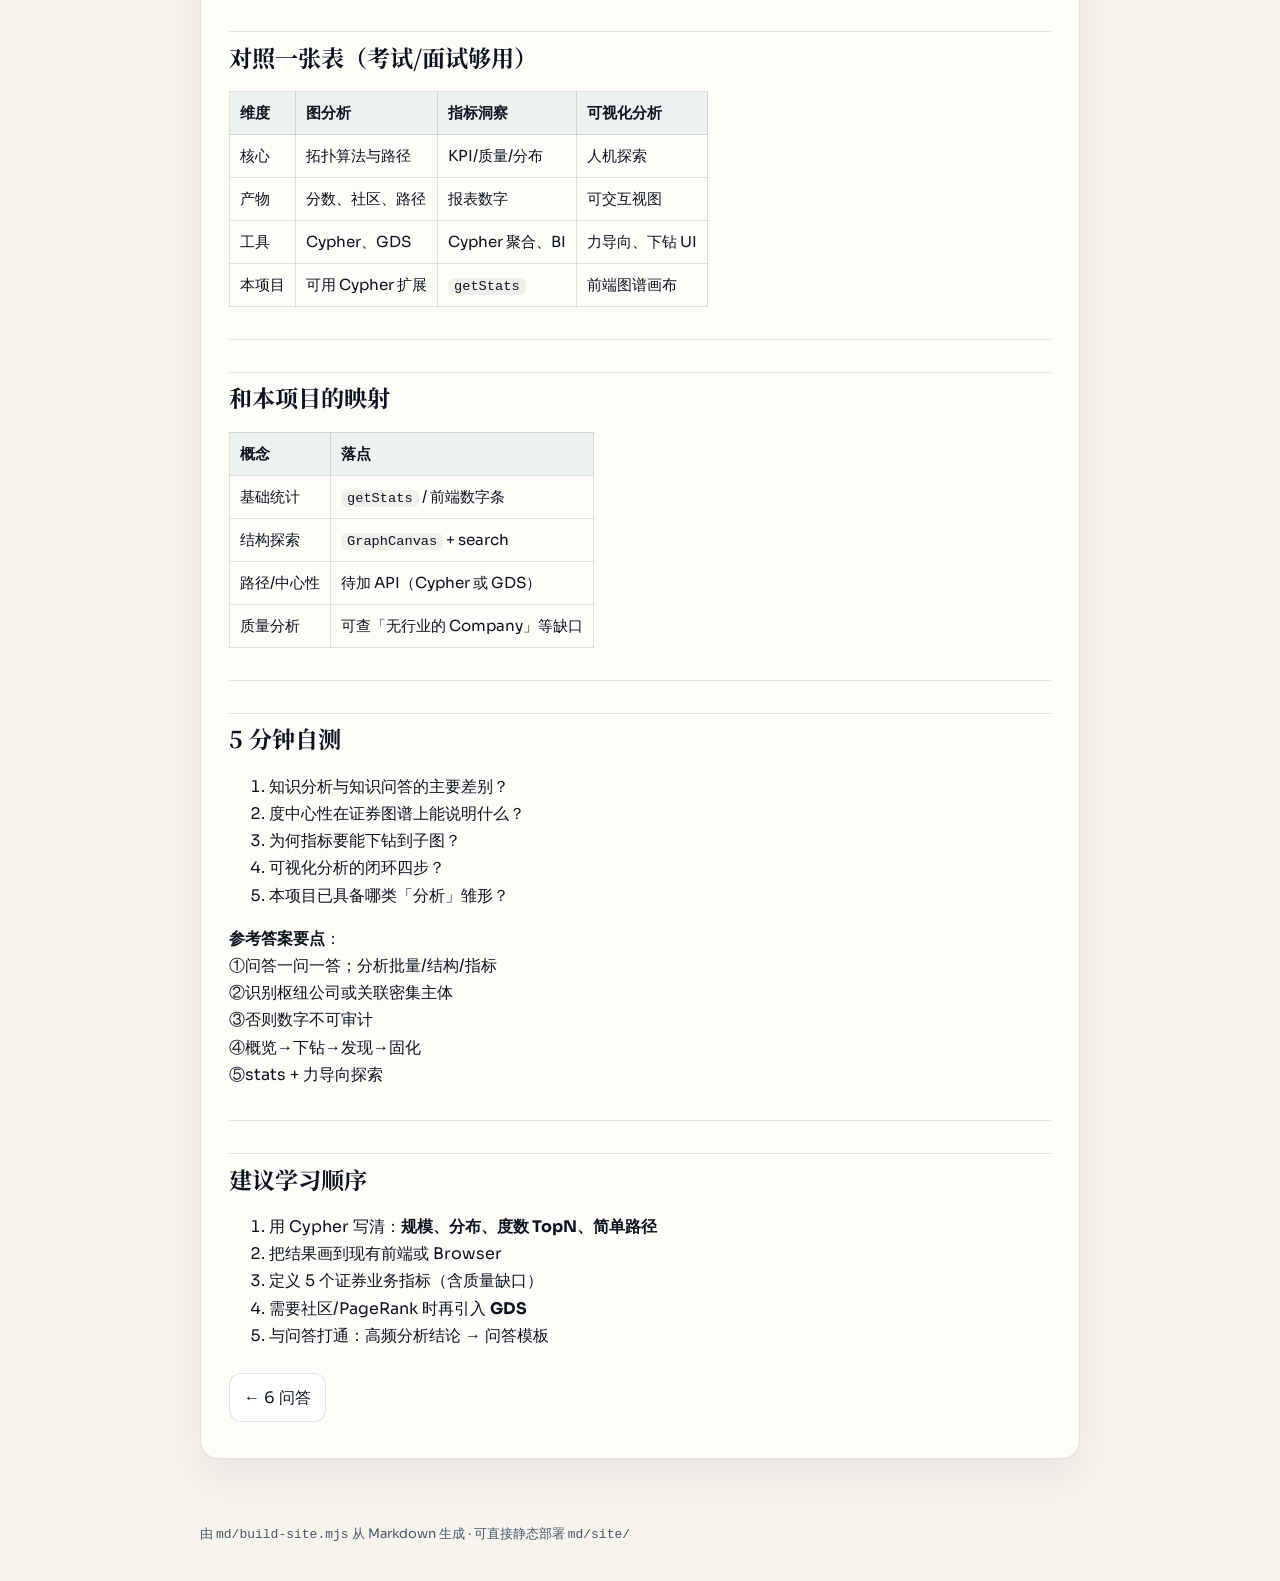
<file: docs/7-知识分析.html>
<!DOCTYPE html>
<html lang="zh-CN">
<head>
  <meta charset="UTF-8" />
  <meta name="viewport" content="width=device-width, initial-scale=1.0" />
  <title>7、知识分析 · 证券知识图谱</title>
  <link rel="preconnect" href="https://fonts.googleapis.com" />
  <link rel="preconnect" href="https://fonts.gstatic.com" crossorigin />
  <link href="https://fonts.googleapis.com/css2?family=Noto+Serif+SC:wght@600;700&family=Sora:wght@400;500;600&display=swap" rel="stylesheet" />
  <link rel="stylesheet" href="assets/site.css" />
</head>
<body>
  <header class="topbar">
    <div class="topbar-inner">
      <a class="brand" href="index.html">知识图谱 KG</a>
      <nav class="nav">
          <a href="index.html">总览</a>
          <a href="1-知识表示.html">1 表示</a>
          <a href="2-知识获取.html">2 获取</a>
          <a href="3-知识存储.html">3 存储</a>
          <a href="4-知识推理.html">4 推理</a>
          <a href="5-知识融合.html">5 融合</a>
          <a href="6-知识问答.html">6 问答</a>
          <a href="7-知识分析.html" class="active">7 分析</a>
      </nav>
    </div>
  </header>
  <main class="wrap">
    <article class="article">
      <h1>知识分析 · 精炼学习笔记</h1>
<blockquote>
<p>目标：快速抓住图分析 / 指标洞察 / 可视化分析的核心，能说清「图谱不止能查，还能挖结构和趋势」。</p>
</blockquote>
<hr>
<h2>一句话总览</h2>
<p><strong>知识分析</strong> = 在知识图谱上做<strong>统计、结构挖掘与业务洞察</strong>，把「关联数据」变成「可决策结论」。</p>
<table>
<thead>
<tr>
<th>要点</th>
<th>本质</th>
<th>输出</th>
</tr>
</thead>
<tbody><tr>
<td>图分析</td>
<td>中心性、路径、社区、相似性</td>
<td>关键节点、团伙、桥接人</td>
</tr>
<tr>
<td>指标洞察</td>
<td>基于图的业务 KPI / OLAP</td>
<td>行业分布、关系密度、事件统计</td>
</tr>
<tr>
<td>可视化分析</td>
<td>交互探索与叙事展示</td>
<td>子图、下钻、报告视图</td>
</tr>
</tbody></table>
<pre><code class="language-text">干净图谱（存储+融合）
  → 图算法 / 聚合查询
  → 指标与结构发现
  → 可视化 / 报告 / 风控策略
</code></pre>
<p>与<strong>问答</strong>的差别：问答偏「一问一答」；分析偏「批量挖掘、指标监控、探索式发现」。</p>
<p>在七大方向中的位置：建图与对齐之后的<strong>增值层</strong>；常与问答共用同一张图。</p>
<hr>
<h2>1. 图分析（Graph Analytics）</h2>
<h3>核心定义</h3>
<p>利用图的拓扑结构做计算：谁重要、谁成团、两点如何连通、结构是否异常。</p>
<h3>必知几类算法（直觉级）</h3>
<table>
<thead>
<tr>
<th>类型</th>
<th>问什么</th>
<th>证券直觉</th>
</tr>
</thead>
<tbody><tr>
<td><strong>中心性</strong></td>
<td>谁是枢纽？</td>
<td>关联公司最多、处在控股网核心的主体</td>
</tr>
<tr>
<td><strong>路径</strong></td>
<td>A 到 B 怎么连？</td>
<td>股权穿透、关联交易路径</td>
</tr>
<tr>
<td><strong>社区发现</strong></td>
<td>谁经常抱团？</td>
<td>产业链集群、隐式关联集团</td>
</tr>
<tr>
<td><strong>相似度</strong></td>
<td>谁和谁结构像？</td>
<td>竞品候选、对标公司</td>
</tr>
<tr>
<td><strong>异常/环</strong></td>
<td>有无奇怪回路？</td>
<td>异常持股环、数据质量问题</td>
</tr>
</tbody></table>
<h3>最小 Cypher 分析例子</h3>
<pre><code class="language-cypher">// 一度关联最多的公司（简易「度中心性」）
MATCH (c:Company)-[r]-(n)
WHERE c.entityType = &#39;Company&#39;
RETURN c.name AS company, count(r) AS degree
ORDER BY degree DESC
LIMIT 10
</code></pre>
<pre><code class="language-cypher">// 两公司之间是否存在竞争或共同行业
MATCH (a:Company {name:$a}), (b:Company {name:$b})
OPTIONAL MATCH (a)-[:COMPETES_WITH]-(b)
OPTIONAL MATCH (a)-[:BELONGS_TO]-&gt;(i:Industry)&lt;-[:BELONGS_TO]-(b)
RETURN a.name, b.name,
       exists((a)-[:COMPETES_WITH]-(b)) AS competes,
       collect(DISTINCT i.name) AS sharedIndustries
</code></pre>
<pre><code class="language-cypher">// 股权穿透示意（深度 1..3）
MATCH path = (a:Company {name:$name})-[:CONTROLS|HOLDS_SHARE*1..3]-&gt;(b)
RETURN path
LIMIT 50
</code></pre>
<blockquote>
<p>Neo4j GDS（Graph Data Science）库提供 PageRank、Louvain 等；入门先用 Cypher 聚合与路径即可。</p>
</blockquote>
<h3>分析结果如何回写</h3>
<p>常见做法：把分数写成节点属性（<code>pagerank</code>、<code>communityId</code>），供问答与前端过滤——<strong>分析产出也可变成图谱知识</strong>。</p>
<h3>速记</h3>
<ul>
<li>图分析回答：<strong>「结构上谁重要、谁一伙、怎么连」</strong></li>
<li>先路径与度数，再上专业图算法库</li>
</ul>
<hr>
<h2>2. 指标洞察（Metrics / OLAP on KG）</h2>
<h3>核心定义</h3>
<p>把业务问题定义成<strong>可计算指标</strong>，在图谱上聚合、切片、对比与监控。</p>
<h3>证券 KG 常见指标</h3>
<table>
<thead>
<tr>
<th>指标</th>
<th>计算直觉</th>
</tr>
</thead>
<tbody><tr>
<td>实体规模</td>
<td>公司/股票/事件数量（本项目 <code>getStats</code>）</td>
</tr>
<tr>
<td>关系密度</td>
<td>边数 / 可能边数；平均度数</td>
</tr>
<tr>
<td>行业覆盖</td>
<td>各 <code>Industry</code> 下公司数分布</td>
</tr>
<tr>
<td>文档贡献</td>
<td>每篇 <code>Document</code> 的 <code>MENTIONS</code> 数</td>
</tr>
<tr>
<td>事件热度</td>
<td>近一段 <code>Event</code> 数量与涉及公司</td>
</tr>
<tr>
<td>图谱完整度</td>
<td>有代码但无行业、有公司无高管的比例（质量）</td>
</tr>
</tbody></table>
<h3>与传统数仓的关系</h3>
<table>
<thead>
<tr>
<th></th>
<th>数仓/宽表</th>
<th>图谱指标</th>
</tr>
</thead>
<tbody><tr>
<td>擅长</td>
<td>固定报表、强 SQL 聚合</td>
<td>多跳关联后再聚合</td>
</tr>
<tr>
<td>互补</td>
<td>金额、行情时间序列</td>
<td>股权链、关联方、事件网络</td>
</tr>
</tbody></table>
<p>实务：<strong>行情与财务进数仓，关系与事件进图谱</strong>，分析层可JOIN两者。</p>
<h3>本项目已有萌芽</h3>
<p><code>GET /api/stats</code> → <code>entities / relations / documents / byType</code><br>这是最简「指标洞察」。可演进为：按行业分布、按关系类型直方图、质量缺口清单。</p>
<h3>速记</h3>
<ul>
<li>指标洞察回答：<strong>「用数字概括图谱健康度与业务结构」</strong></li>
<li>好指标 = <strong>可复算 + 可下钻到子图证据</strong></li>
</ul>
<hr>
<h2>3. 可视化分析（Visual Analytics）</h2>
<h3>核心定义</h3>
<p>通过交互可视化支持人<strong>探索、验证、讲述</strong>图谱结论；不是「把图画画好看」而已，而是分析闭环的一部分。</p>
<h3>常用视图</h3>
<table>
<thead>
<tr>
<th>视图</th>
<th>用途</th>
</tr>
</thead>
<tbody><tr>
<td>力导向全图/子图</td>
<td>发现团块与桥接</td>
</tr>
<tr>
<td>以实体为中心的邻域</td>
<td>公司画像（一度/二度）</td>
</tr>
<tr>
<td>路径高亮</td>
<td>解释「如何关联」</td>
</tr>
<tr>
<td>时间线 + 事件</td>
<td>定增/并购叙事</td>
</tr>
<tr>
<td>矩阵/桑基</td>
<td>行业—公司、持股流向（进阶）</td>
</tr>
</tbody></table>
<h3>分析交互闭环</h3>
<pre><code class="language-text">看概览指标 → 点进异常行业/高度数节点
  → 展开邻域 → 发现可疑路径
  → 固化为结论/规则/问答模板
</code></pre>
<h3>本项目对应</h3>
<table>
<thead>
<tr>
<th>能力</th>
<th>落点</th>
</tr>
</thead>
<tbody><tr>
<td>力导向图</td>
<td><code>frontend/src/GraphCanvas.tsx</code></td>
</tr>
<tr>
<td>检索过滤</td>
<td>前端关键词 → <code>/api/graph?q=</code></td>
</tr>
<tr>
<td>节点详情</td>
<td>选中节点展示属性</td>
</tr>
<tr>
<td>待增强</td>
<td>社区着色、路径查询 UI、指标仪表盘</td>
</tr>
</tbody></table>
<h3>速记</h3>
<ul>
<li>可视化分析回答：<strong>「让人眼完成算法不好定义的发现」</strong></li>
<li>原则：<strong>概览先、下钻后、结论可回到查询复现</strong></li>
</ul>
<hr>
<h2>问答 vs 分析（对照）</h2>
<table>
<thead>
<tr>
<th>维度</th>
<th>知识问答</th>
<th>知识分析</th>
</tr>
</thead>
<tbody><tr>
<td>触发</td>
<td>一个自然语言问题</td>
<td>批量任务 / 探索 / 定时报表</td>
</tr>
<tr>
<td>输出</td>
<td>答案 + 证据</td>
<td>指标、排名、社区、报告</td>
</tr>
<tr>
<td>用户</td>
<td>业务问询者</td>
<td>分析师 / 风控 / 数据同学</td>
</tr>
<tr>
<td>技术重心</td>
<td>语义解析、KBQA、GraphRAG</td>
<td>图算法、聚合、可视化</td>
</tr>
</tbody></table>
<p>二者常联动：分析发现「高度数关联方」→ 沉淀为问答模板「谁是关联最多的公司」。</p>
<hr>
<h2>对照一张表（考试/面试够用）</h2>
<table>
<thead>
<tr>
<th>维度</th>
<th>图分析</th>
<th>指标洞察</th>
<th>可视化分析</th>
</tr>
</thead>
<tbody><tr>
<td>核心</td>
<td>拓扑算法与路径</td>
<td>KPI/质量/分布</td>
<td>人机探索</td>
</tr>
<tr>
<td>产物</td>
<td>分数、社区、路径</td>
<td>报表数字</td>
<td>可交互视图</td>
</tr>
<tr>
<td>工具</td>
<td>Cypher、GDS</td>
<td>Cypher 聚合、BI</td>
<td>力导向、下钻 UI</td>
</tr>
<tr>
<td>本项目</td>
<td>可用 Cypher 扩展</td>
<td><code>getStats</code></td>
<td>前端图谱画布</td>
</tr>
</tbody></table>
<hr>
<h2>和本项目的映射</h2>
<table>
<thead>
<tr>
<th>概念</th>
<th>落点</th>
</tr>
</thead>
<tbody><tr>
<td>基础统计</td>
<td><code>getStats</code> / 前端数字条</td>
</tr>
<tr>
<td>结构探索</td>
<td><code>GraphCanvas</code> + search</td>
</tr>
<tr>
<td>路径/中心性</td>
<td>待加 API（Cypher 或 GDS）</td>
</tr>
<tr>
<td>质量分析</td>
<td>可查「无行业的 Company」等缺口</td>
</tr>
</tbody></table>
<hr>
<h2>5 分钟自测</h2>
<ol>
<li>知识分析与知识问答的主要差别？  </li>
<li>度中心性在证券图谱上能说明什么？  </li>
<li>为何指标要能下钻到子图？  </li>
<li>可视化分析的闭环四步？  </li>
<li>本项目已具备哪类「分析」雏形？</li>
</ol>
<p><strong>参考答案要点</strong>：<br>①问答一问一答；分析批量/结构/指标<br>②识别枢纽公司或关联密集主体<br>③否则数字不可审计<br>④概览→下钻→发现→固化<br>⑤stats + 力导向探索</p>
<hr>
<h2>建议学习顺序</h2>
<ol>
<li>用 Cypher 写清：<strong>规模、分布、度数 TopN、简单路径</strong>  </li>
<li>把结果画到现有前端或 Browser  </li>
<li>定义 5 个证券业务指标（含质量缺口）  </li>
<li>需要社区/PageRank 时再引入 <strong>GDS</strong>  </li>
<li>与问答打通：高频分析结论 → 问答模板</li>
</ol>

      <nav class="pager"><a href="6-知识问答.html">← 6 问答</a><span></span></nav>
    </article>
  </main>
  <footer class="footer">
    由 <code>md/build-site.mjs</code> 从 Markdown 生成 · 可直接静态部署 <code>md/site/</code>
  </footer>
</body>
</html>
</file>
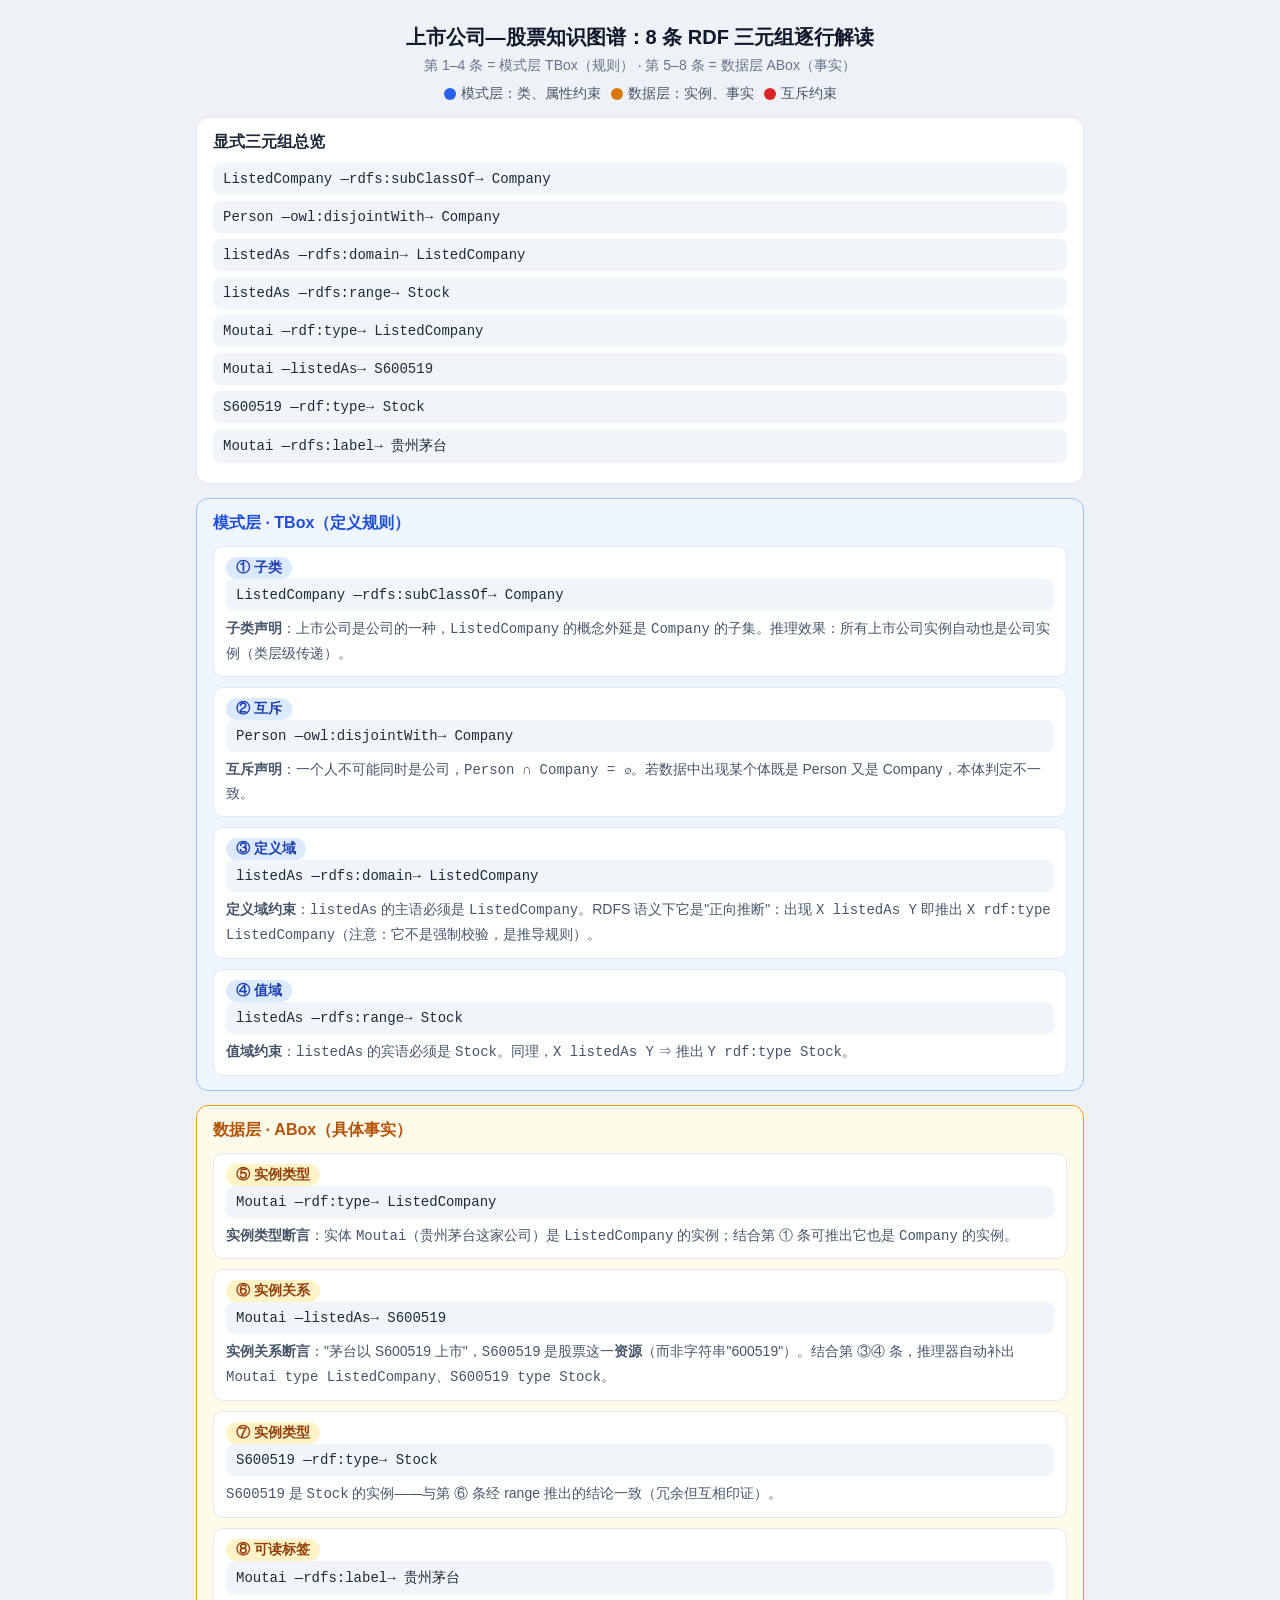
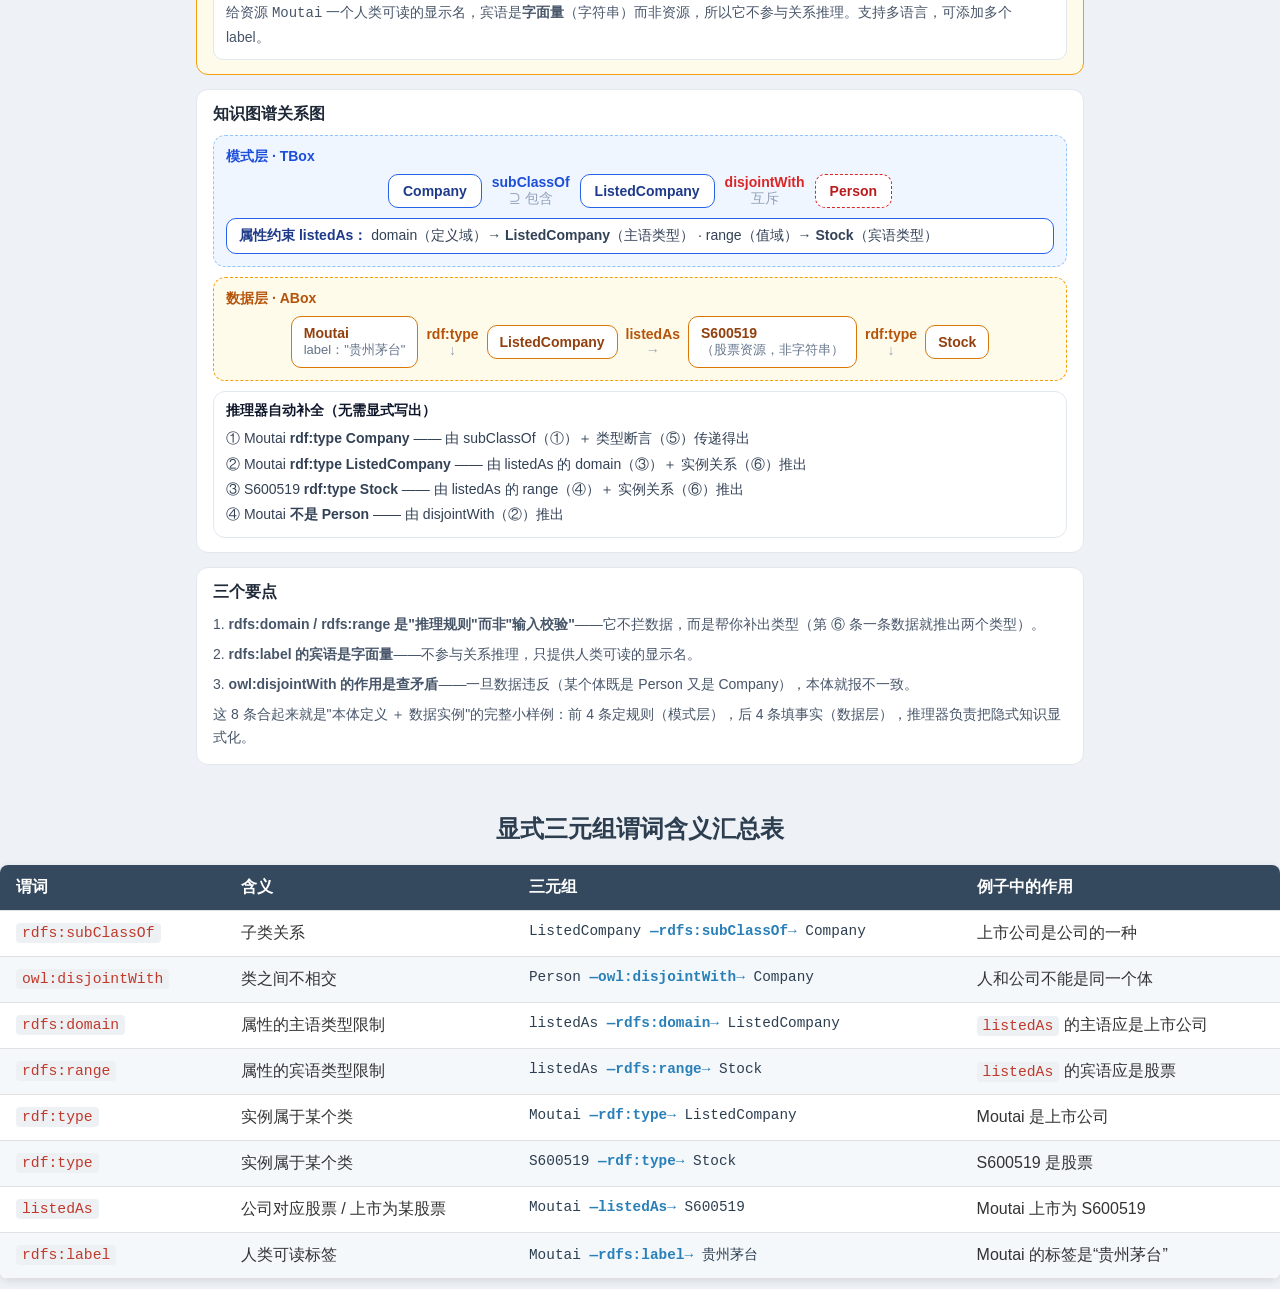
<file: docs/01/02_rdf_owl.html>
<!DOCTYPE html>
<html lang="zh-CN">
<head>
<meta charset="UTF-8">
<meta name="viewport" content="width=device-width, initial-scale=1.0">
<title>上市公司—股票知识图谱：8 条 RDF 三元组逐行解读</title>
<style>
  html, body { margin: 0; padding: 0; }
  body { font-family: -apple-system, BlinkMacSystemFont, "PingFang SC", "Microsoft YaHei", "Noto Sans CJK SC", sans-serif; background: #eef1f5; color: #1f2937; }
  .wrap { max-width: 920px; margin: 0 auto; box-sizing: border-box; padding: 24px 16px 28px; }
  .card { background: #ffffff; border: 1.5px solid #e2e8f0; border-radius: 12px; padding: 14px 16px; margin-top: 14px; }
  .card-title { font-size: 16px; font-weight: 700; margin-bottom: 10px; }
  .triple-line { font-family: ui-monospace, SFMono-Regular, Menlo, Consolas, "Courier New", monospace; font-size: 14px; background: #f1f5f9; border-radius: 8px; padding: 8px 10px; margin-bottom: 6px; word-break: break-all; }
  .triple-item { border: 1.5px solid #e2e8f0; border-radius: 10px; padding: 10px 12px; margin-bottom: 10px; }
  .triple-item:last-child { margin-bottom: 0; }
  .explain { font-size: 14px; color: #475569; line-height: 1.7; margin-top: 4px; }
  .tag { display: inline-block; font-size: 14px; font-weight: 600; border-radius: 20px; padding: 2px 10px; margin-right: 6px; }
  .tag-tbox { background: #dbeafe; color: #1e40af; }
  .tag-abox { background: #fef3c7; color: #92400e; }
  .box-label { display: inline-block; font-size: 14px; font-weight: 600; border-radius: 6px; padding: 3px 10px; margin-bottom: 10px; }
  .mode-node { background: #ffffff; border: 1.5px solid #2563eb; border-radius: 10px; padding: 8px 14px; font-weight: 700; color: #1e3a8a; font-size: 14px; }
  .data-node { background: #ffffff; border: 1.5px solid #d97706; border-radius: 10px; padding: 8px 12px; font-size: 14px; }
  .edge { text-align: center; font-size: 14px; }
  .edge-name { font-weight: 600; }
  .edge-sub { color: #94a3b8; }
  .infer-row { font-size: 14px; color: #334155; line-height: 1.8; }
  .head { text-align: center; }
  .head h1 { font-size: 20px; margin: 0 0 6px; color: #0f172a; }
  .head p { font-size: 14px; color: #64748b; margin: 0; }
  .legend { display: flex; flex-wrap: wrap; gap: 10px; justify-content: center; margin-top: 10px; font-size: 14px; color: #475569; }
  .legend span { display: inline-flex; align-items: center; gap: 5px; }
  .dot { width: 12px; height: 12px; border-radius: 50%; display: inline-block; }
</style>
</head>
<body>
<div class="wrap">

  <div class="head">
    <h1>上市公司—股票知识图谱：8 条 RDF 三元组逐行解读</h1>
    <p>第 1–4 条 = 模式层 TBox（规则） · 第 5–8 条 = 数据层 ABox（事实）</p>
    <div class="legend">
      <span><span class="dot" style="background:#2563eb;"></span>模式层：类、属性约束</span>
      <span><span class="dot" style="background:#d97706;"></span>数据层：实例、事实</span>
      <span><span class="dot" style="background:#dc2626;"></span>互斥约束</span>
    </div>
  </div>

  <div class="card">
    <div class="card-title">显式三元组总览</div>
    <div class="triple-line">ListedCompany —rdfs:subClassOf→ Company</div>
    <div class="triple-line">Person —owl:disjointWith→ Company</div>
    <div class="triple-line">listedAs —rdfs:domain→ ListedCompany</div>
    <div class="triple-line">listedAs —rdfs:range→ Stock</div>
    <div class="triple-line">Moutai —rdf:type→ ListedCompany</div>
    <div class="triple-line">Moutai —listedAs→ S600519</div>
    <div class="triple-line">S600519 —rdf:type→ Stock</div>
    <div class="triple-line">Moutai —rdfs:label→ 贵州茅台</div>
  </div>

  <div class="card" style="border-color:#93c5fd;background:#eff6ff;">
    <div style="font-size:16px;font-weight:700;color:#1d4ed8;margin-bottom:12px;">模式层 · TBox（定义规则）</div>

    <div class="triple-item" style="background:#ffffff;">
      <div><span class="tag tag-tbox">① 子类</span></div>
      <div class="triple-line">ListedCompany —rdfs:subClassOf→ Company</div>
      <div class="explain"><b>子类声明</b>：上市公司是公司的一种，<code>ListedCompany</code> 的概念外延是 <code>Company</code> 的子集。推理效果：所有上市公司实例自动也是公司实例（类层级传递）。</div>
    </div>

    <div class="triple-item" style="background:#ffffff;">
      <div><span class="tag tag-tbox">② 互斥</span></div>
      <div class="triple-line">Person —owl:disjointWith→ Company</div>
      <div class="explain"><b>互斥声明</b>：一个人不可能同时是公司，<code>Person ∩ Company = ∅</code>。若数据中出现某个体既是 Person 又是 Company，本体判定不一致。</div>
    </div>

    <div class="triple-item" style="background:#ffffff;">
      <div><span class="tag tag-tbox">③ 定义域</span></div>
      <div class="triple-line">listedAs —rdfs:domain→ ListedCompany</div>
      <div class="explain"><b>定义域约束</b>：<code>listedAs</code> 的主语必须是 <code>ListedCompany</code>。RDFS 语义下它是"正向推断"：出现 <code>X listedAs Y</code> 即推出 <code>X rdf:type ListedCompany</code>（注意：它不是强制校验，是推导规则）。</div>
    </div>

    <div class="triple-item" style="background:#ffffff;">
      <div><span class="tag tag-tbox">④ 值域</span></div>
      <div class="triple-line">listedAs —rdfs:range→ Stock</div>
      <div class="explain"><b>值域约束</b>：<code>listedAs</code> 的宾语必须是 <code>Stock</code>。同理，<code>X listedAs Y</code> ⇒ 推出 <code>Y rdf:type Stock</code>。</div>
    </div>
  </div>

  <div class="card" style="border-color:#f59e0b;background:#fffbeb;">
    <div style="font-size:16px;font-weight:700;color:#b45309;margin-bottom:12px;">数据层 · ABox（具体事实）</div>

    <div class="triple-item" style="background:#ffffff;">
      <div><span class="tag tag-abox">⑤ 实例类型</span></div>
      <div class="triple-line">Moutai —rdf:type→ ListedCompany</div>
      <div class="explain"><b>实例类型断言</b>：实体 <code>Moutai</code>（贵州茅台这家公司）是 <code>ListedCompany</code> 的实例；结合第 ① 条可推出它也是 <code>Company</code> 的实例。</div>
    </div>

    <div class="triple-item" style="background:#ffffff;">
      <div><span class="tag tag-abox">⑥ 实例关系</span></div>
      <div class="triple-line">Moutai —listedAs→ S600519</div>
      <div class="explain"><b>实例关系断言</b>："茅台以 S600519 上市"，<code>S600519</code> 是股票这一<b>资源</b>（而非字符串"600519"）。结合第 ③④ 条，推理器自动补出 <code>Moutai type ListedCompany</code>、<code>S600519 type Stock</code>。</div>
    </div>

    <div class="triple-item" style="background:#ffffff;">
      <div><span class="tag tag-abox">⑦ 实例类型</span></div>
      <div class="triple-line">S600519 —rdf:type→ Stock</div>
      <div class="explain"><code>S600519</code> 是 <code>Stock</code> 的实例——与第 ⑥ 条经 range 推出的结论一致（冗余但互相印证）。</div>
    </div>

    <div class="triple-item" style="background:#ffffff;">
      <div><span class="tag tag-abox">⑧ 可读标签</span></div>
      <div class="triple-line">Moutai —rdfs:label→ 贵州茅台</div>
      <div class="explain">给资源 <code>Moutai</code> 一个人类可读的显示名，宾语是<b>字面量</b>（字符串）而非资源，所以它不参与关系推理。支持多语言，可添加多个 label。</div>
    </div>
  </div>

  <div class="card">
    <div class="card-title">知识图谱关系图</div>

    <div style="border:1.5px dashed #93c5fd;border-radius:12px;padding:12px;background:#eff6ff;margin-bottom:10px;">
      <div style="font-size:14px;font-weight:600;color:#1d4ed8;margin-bottom:8px;">模式层 · TBox</div>
      <div style="display:flex;flex-wrap:wrap;gap:10px;justify-content:center;align-items:center;">
        <div class="mode-node">Company</div>
        <div class="edge">
          <div class="edge-name" style="color:#1d4ed8;">subClassOf</div>
          <div class="edge-sub">⊇ 包含</div>
        </div>
        <div class="mode-node">ListedCompany</div>
        <div class="edge">
          <div class="edge-name" style="color:#dc2626;">disjointWith</div>
          <div class="edge-sub">互斥</div>
        </div>
        <div class="mode-node" style="border-style:dashed;border-color:#dc2626;color:#b91c1c;">Person</div>
      </div>
      <div style="margin-top:10px;background:#ffffff;border:1.5px solid #2563eb;border-radius:10px;padding:8px 12px;font-size:14px;color:#334155;">
        <span style="font-weight:600;color:#1e3a8a;">属性约束 listedAs：</span>
        domain（定义域）→ <b>ListedCompany</b>（主语类型） · range（值域）→ <b>Stock</b>（宾语类型）
      </div>
    </div>

    <div style="border:1.5px dashed #f59e0b;border-radius:12px;padding:12px;background:#fffbeb;margin-bottom:10px;">
      <div style="font-size:14px;font-weight:600;color:#b45309;margin-bottom:8px;">数据层 · ABox</div>
      <div style="display:flex;flex-wrap:wrap;gap:8px;justify-content:center;align-items:center;font-size:13px;">
        <div class="data-node">
          <div style="font-weight:700;color:#92400e;">Moutai</div>
          <div style="font-size:13px;color:#64748b;">label："贵州茅台"</div>
        </div>
        <div class="edge">
          <div class="edge-name" style="color:#b45309;">rdf:type</div>
          <div class="edge-sub">↓</div>
        </div>
        <div class="data-node" style="font-weight:700;color:#92400e;">ListedCompany</div>
        <div class="edge">
          <div class="edge-name" style="color:#b45309;">listedAs</div>
          <div class="edge-sub">→</div>
        </div>
        <div class="data-node">
          <div style="font-weight:700;color:#92400e;">S600519</div>
          <div style="font-size:13px;color:#64748b;">（股票资源，非字符串）</div>
        </div>
        <div class="edge">
          <div class="edge-name" style="color:#b45309;">rdf:type</div>
          <div class="edge-sub">↓</div>
        </div>
        <div class="data-node" style="font-weight:700;color:#92400e;">Stock</div>
      </div>
    </div>

    <div style="background:#ffffff;border:1.5px solid #e2e8f0;border-radius:12px;padding:10px 12px;">
      <div style="font-size:14px;font-weight:600;color:#0f172a;margin-bottom:6px;">推理器自动补全（无需显式写出）</div>
      <div class="infer-row">
        <div>① Moutai <b>rdf:type Company</b> —— 由 subClassOf（①）＋ 类型断言（⑤）传递得出</div>
        <div>② Moutai <b>rdf:type ListedCompany</b> —— 由 listedAs 的 domain（③）＋ 实例关系（⑥）推出</div>
        <div>③ S600519 <b>rdf:type Stock</b> —— 由 listedAs 的 range（④）＋ 实例关系（⑥）推出</div>
        <div>④ Moutai <b>不是 Person</b> —— 由 disjointWith（②）推出</div>
      </div>
    </div>
  </div>

  <div class="card">
    <div class="card-title">三个要点</div>
    <div class="explain">
      <div>1. <b>rdfs:domain / rdfs:range 是"推理规则"而非"输入校验"</b>——它不拦数据，而是帮你补出类型（第 ⑥ 条一条数据就推出两个类型）。</div>
      <div style="margin-top:6px;">2. <b>rdfs:label 的宾语是字面量</b>——不参与关系推理，只提供人类可读的显示名。</div>
      <div style="margin-top:6px;">3. <b>owl:disjointWith 的作用是查矛盾</b>——一旦数据违反（某个体既是 Person 又是 Company），本体就报不一致。</div>
      <div style="margin-top:6px;">这 8 条合起来就是"本体定义 ＋ 数据实例"的完整小样例：前 4 条定规则（模式层），后 4 条填事实（数据层），推理器负责把隐式知识显式化。</div>
    </div>
  </div>

</div>
<div class="triple-table-wrapper">
    <style>
        .triple-table-wrapper {
            font-family: "Microsoft YaHei", "PingFang SC", Arial, sans-serif;
            color: #333;
            margin: 20px 0;
        }
        .triple-table-wrapper h2 {
            text-align: center;
            color: #2c3e50;
            margin-bottom: 20px;
        }
        .triple-table-wrapper table {
            width: 100%;
            border-collapse: collapse;
            background-color: #fff;
            box-shadow: 0 2px 8px rgba(0, 0, 0, 0.1);
            border-radius: 8px;
            overflow: hidden;
        }
        .triple-table-wrapper th,
        .triple-table-wrapper td {
            padding: 12px 16px;
            text-align: left;
            border-bottom: 1px solid #e0e0e0;
            vertical-align: top;
        }
        .triple-table-wrapper th {
            background-color: #34495e;
            color: #fff;
            font-weight: 600;
            white-space: nowrap;
        }
        .triple-table-wrapper tr:nth-child(even) {
            background-color: #f4f8fb;
        }
        .triple-table-wrapper tr:hover {
            background-color: #eaf3fb;
        }
        .triple-table-wrapper code {
            background-color: #eef1f4;
            padding: 2px 6px;
            border-radius: 4px;
            font-family: Consolas, "Courier New", monospace;
            font-size: 0.92em;
            color: #c0392b;
            white-space: nowrap;
        }
        .triple-table-wrapper td.triple {
            font-family: Consolas, "Courier New", monospace;
            font-size: 0.9em;
            color: #2c3e50;
            white-space: nowrap;
        }
        .triple-table-wrapper .arrow {
            color: #2980b9;
            font-weight: bold;
        }
    </style>

    <h2>显式三元组谓词含义汇总表</h2>

    <table>
        <thead>
            <tr>
                <th>谓词</th>
                <th>含义</th>
                <th>三元组</th>
                <th>例子中的作用</th>
            </tr>
        </thead>
        <tbody>
            <tr>
                <td><code>rdfs:subClassOf</code></td>
                <td>子类关系</td>
                <td class="triple">ListedCompany <span class="arrow">—rdfs:subClassOf→</span> Company</td>
                <td>上市公司是公司的一种</td>
            </tr>
            <tr>
                <td><code>owl:disjointWith</code></td>
                <td>类之间不相交</td>
                <td class="triple">Person <span class="arrow">—owl:disjointWith→</span> Company</td>
                <td>人和公司不能是同一个体</td>
            </tr>
            <tr>
                <td><code>rdfs:domain</code></td>
                <td>属性的主语类型限制</td>
                <td class="triple">listedAs <span class="arrow">—rdfs:domain→</span> ListedCompany</td>
                <td><code>listedAs</code> 的主语应是上市公司</td>
            </tr>
            <tr>
                <td><code>rdfs:range</code></td>
                <td>属性的宾语类型限制</td>
                <td class="triple">listedAs <span class="arrow">—rdfs:range→</span> Stock</td>
                <td><code>listedAs</code> 的宾语应是股票</td>
            </tr>
            <tr>
                <td><code>rdf:type</code></td>
                <td>实例属于某个类</td>
                <td class="triple">Moutai <span class="arrow">—rdf:type→</span> ListedCompany</td>
                <td>Moutai 是上市公司</td>
            </tr>
            <tr>
                <td><code>rdf:type</code></td>
                <td>实例属于某个类</td>
                <td class="triple">S600519 <span class="arrow">—rdf:type→</span> Stock</td>
                <td>S600519 是股票</td>
            </tr>
            <tr>
                <td><code>listedAs</code></td>
                <td>公司对应股票 / 上市为某股票</td>
                <td class="triple">Moutai <span class="arrow">—listedAs→</span> S600519</td>
                <td>Moutai 上市为 S600519</td>
            </tr>
            <tr>
                <td><code>rdfs:label</code></td>
                <td>人类可读标签</td>
                <td class="triple">Moutai <span class="arrow">—rdfs:label→</span> 贵州茅台</td>
                <td>Moutai 的标签是“贵州茅台”</td>
            </tr>
        </tbody>
    </table>
</div>
</body>
</html>
</file>
<file: docs/assets/site.css>
:root {
  --ink: #0c1222;
  --muted: #475569;
  --paper: #f7f4ee;
  --panel: #fffdf9;
  --line: rgba(12, 18, 34, 0.12);
  --accent: #0f766e;
  --accent-soft: rgba(15, 118, 110, 0.1);
  --code-bg: #0f172a;
  --font: "Sora", "PingFang SC", "Microsoft YaHei", sans-serif;
  --display: "Noto Serif SC", "Songti SC", serif;
}

* {
  box-sizing: border-box;
}

html {
  scroll-behavior: smooth;
}

body {
  margin: 0;
  color: var(--ink);
  font-family: var(--font);
  line-height: 1.7;
  background:
    radial-gradient(900px 420px at 0% 0%, rgba(15, 118, 110, 0.12), transparent 55%),
    radial-gradient(700px 360px at 100% 0%, rgba(180, 83, 9, 0.08), transparent 50%),
    var(--paper);
}

a {
  color: var(--accent);
  text-decoration-thickness: 1px;
  text-underline-offset: 3px;
}

a:hover {
  color: #115e59;
}

.topbar {
  position: sticky;
  top: 0;
  z-index: 20;
  backdrop-filter: blur(10px);
  background: rgba(247, 244, 238, 0.9);
  border-bottom: 1px solid var(--line);
}

.topbar-inner {
  max-width: 920px;
  margin: 0 auto;
  padding: 12px 20px;
  display: flex;
  gap: 12px;
  align-items: center;
  justify-content: space-between;
  flex-wrap: wrap;
}

.brand {
  font-family: var(--display);
  font-weight: 700;
  color: var(--ink);
  text-decoration: none;
}

.nav {
  display: flex;
  flex-wrap: wrap;
  gap: 8px;
}

.nav a {
  font-size: 12px;
  padding: 4px 10px;
  border-radius: 999px;
  background: var(--accent-soft);
  text-decoration: none;
  color: #115e59;
}

.nav a.active {
  background: var(--accent);
  color: #f8fffc;
}

.wrap {
  max-width: 920px;
  margin: 0 auto;
  padding: 28px 20px 64px;
}

.article {
  background: var(--panel);
  border: 1px solid var(--line);
  border-radius: 18px;
  padding: 28px 28px 36px;
  box-shadow: 0 18px 40px rgba(12, 18, 34, 0.06);
}

.article h1,
.article h2,
.article h3 {
  font-family: var(--display);
  line-height: 1.3;
}

.article h1 {
  margin-top: 0;
  font-size: clamp(28px, 4vw, 36px);
}

.article h2 {
  margin-top: 2rem;
  padding-top: 0.6rem;
  border-top: 1px solid var(--line);
  font-size: 1.45rem;
}

.article h3 {
  margin-top: 1.4rem;
  font-size: 1.15rem;
}

.article blockquote {
  margin: 1rem 0;
  padding: 10px 16px;
  border-left: 3px solid var(--accent);
  background: var(--accent-soft);
  color: var(--muted);
}

.article table {
  width: 100%;
  border-collapse: collapse;
  display: block;
  overflow-x: auto;
  margin: 1rem 0;
  font-size: 0.95rem;
}

.article th,
.article td {
  border: 1px solid var(--line);
  padding: 8px 10px;
  text-align: left;
  vertical-align: top;
}

.article th {
  background: rgba(15, 118, 110, 0.08);
}

.article code {
  font-family: ui-monospace, SFMono-Regular, Menlo, Consolas, monospace;
  font-size: 0.9em;
  background: rgba(15, 23, 42, 0.06);
  padding: 1px 6px;
  border-radius: 6px;
}

.article pre {
  background: var(--code-bg);
  color: #e2e8f0;
  padding: 14px 16px;
  border-radius: 12px;
  overflow-x: auto;
  line-height: 1.55;
}

.article pre code {
  background: transparent;
  padding: 0;
  color: inherit;
}

.article hr {
  border: 0;
  border-top: 1px solid var(--line);
  margin: 2rem 0;
}

.pager {
  display: flex;
  justify-content: space-between;
  gap: 12px;
  margin-top: 24px;
  flex-wrap: wrap;
}

.pager a {
  display: inline-block;
  padding: 10px 14px;
  border-radius: 12px;
  border: 1px solid var(--line);
  background: #fff;
  text-decoration: none;
  color: var(--ink);
}

.footer {
  max-width: 920px;
  margin: 0 auto;
  padding: 0 20px 40px;
  color: var(--muted);
  font-size: 13px;
}

@media (max-width: 640px) {
  .article {
    padding: 18px 14px 24px;
    border-radius: 14px;
  }
}
</file>
